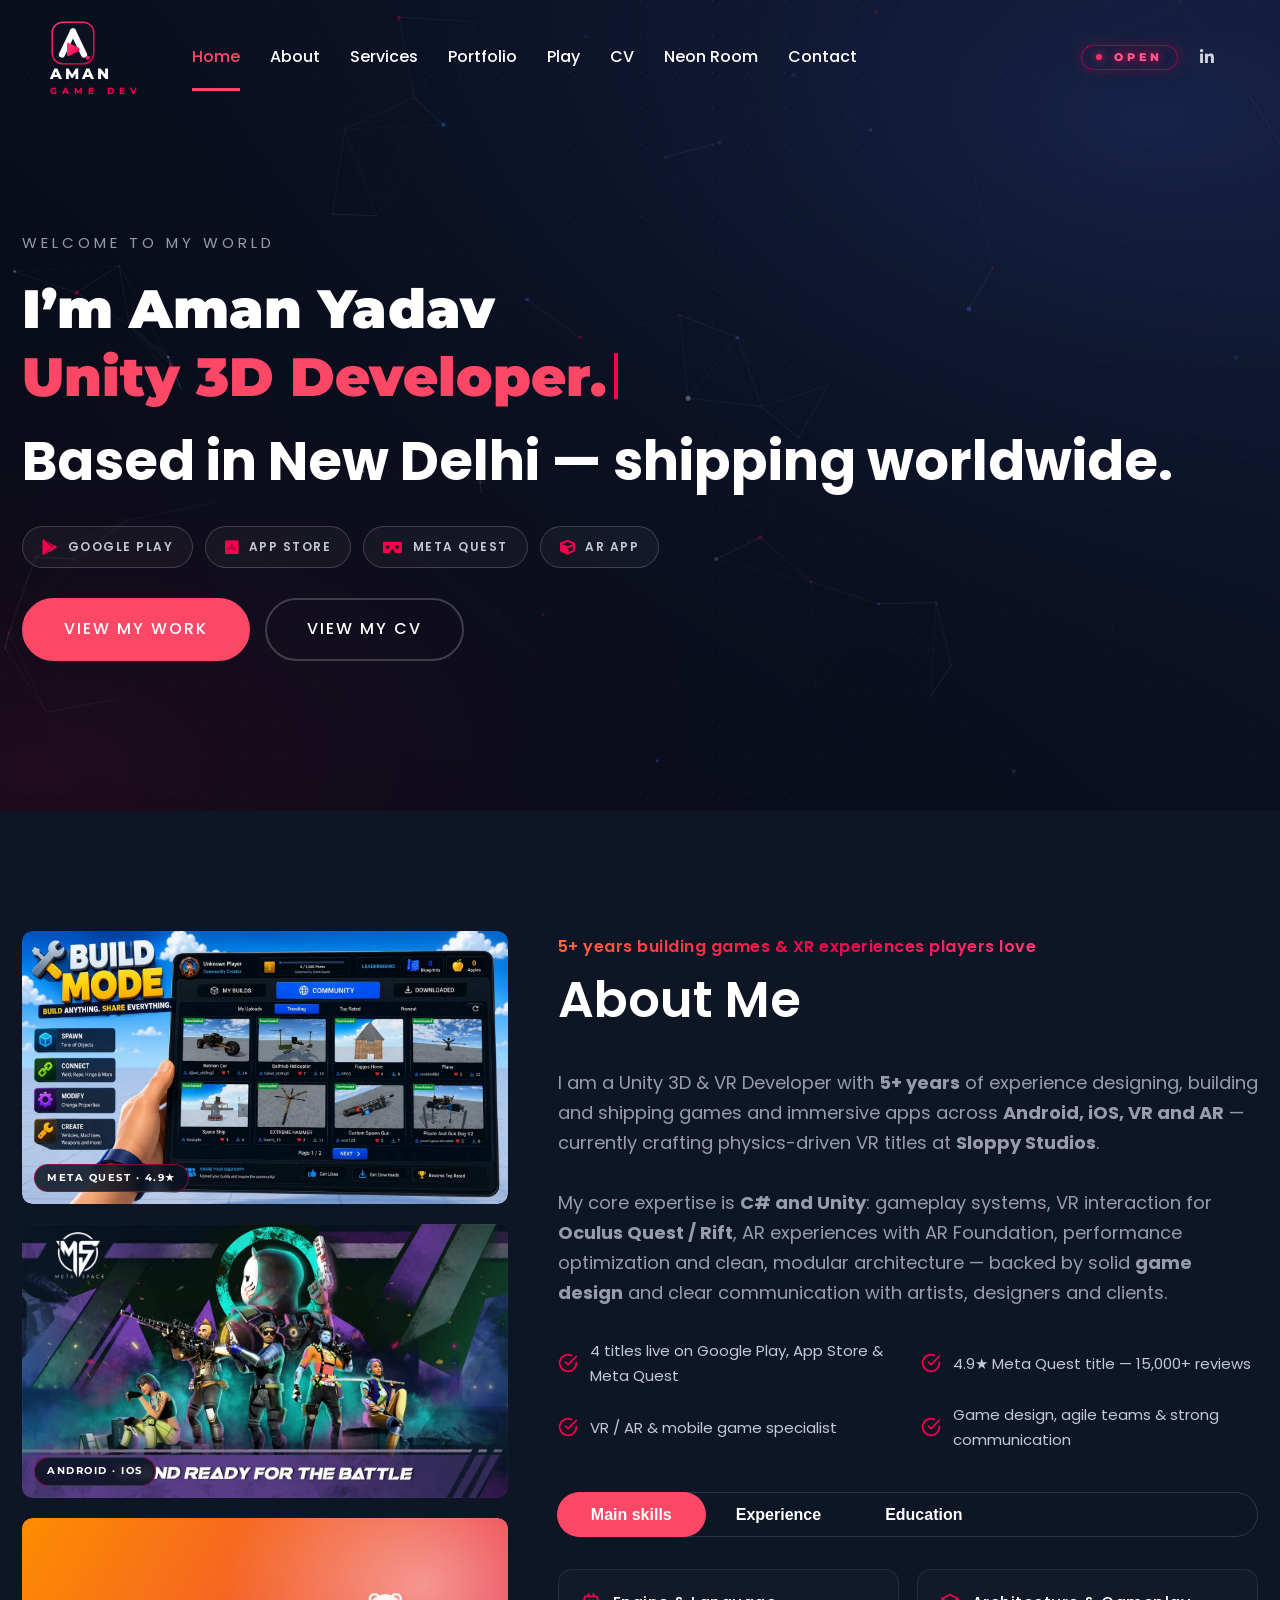
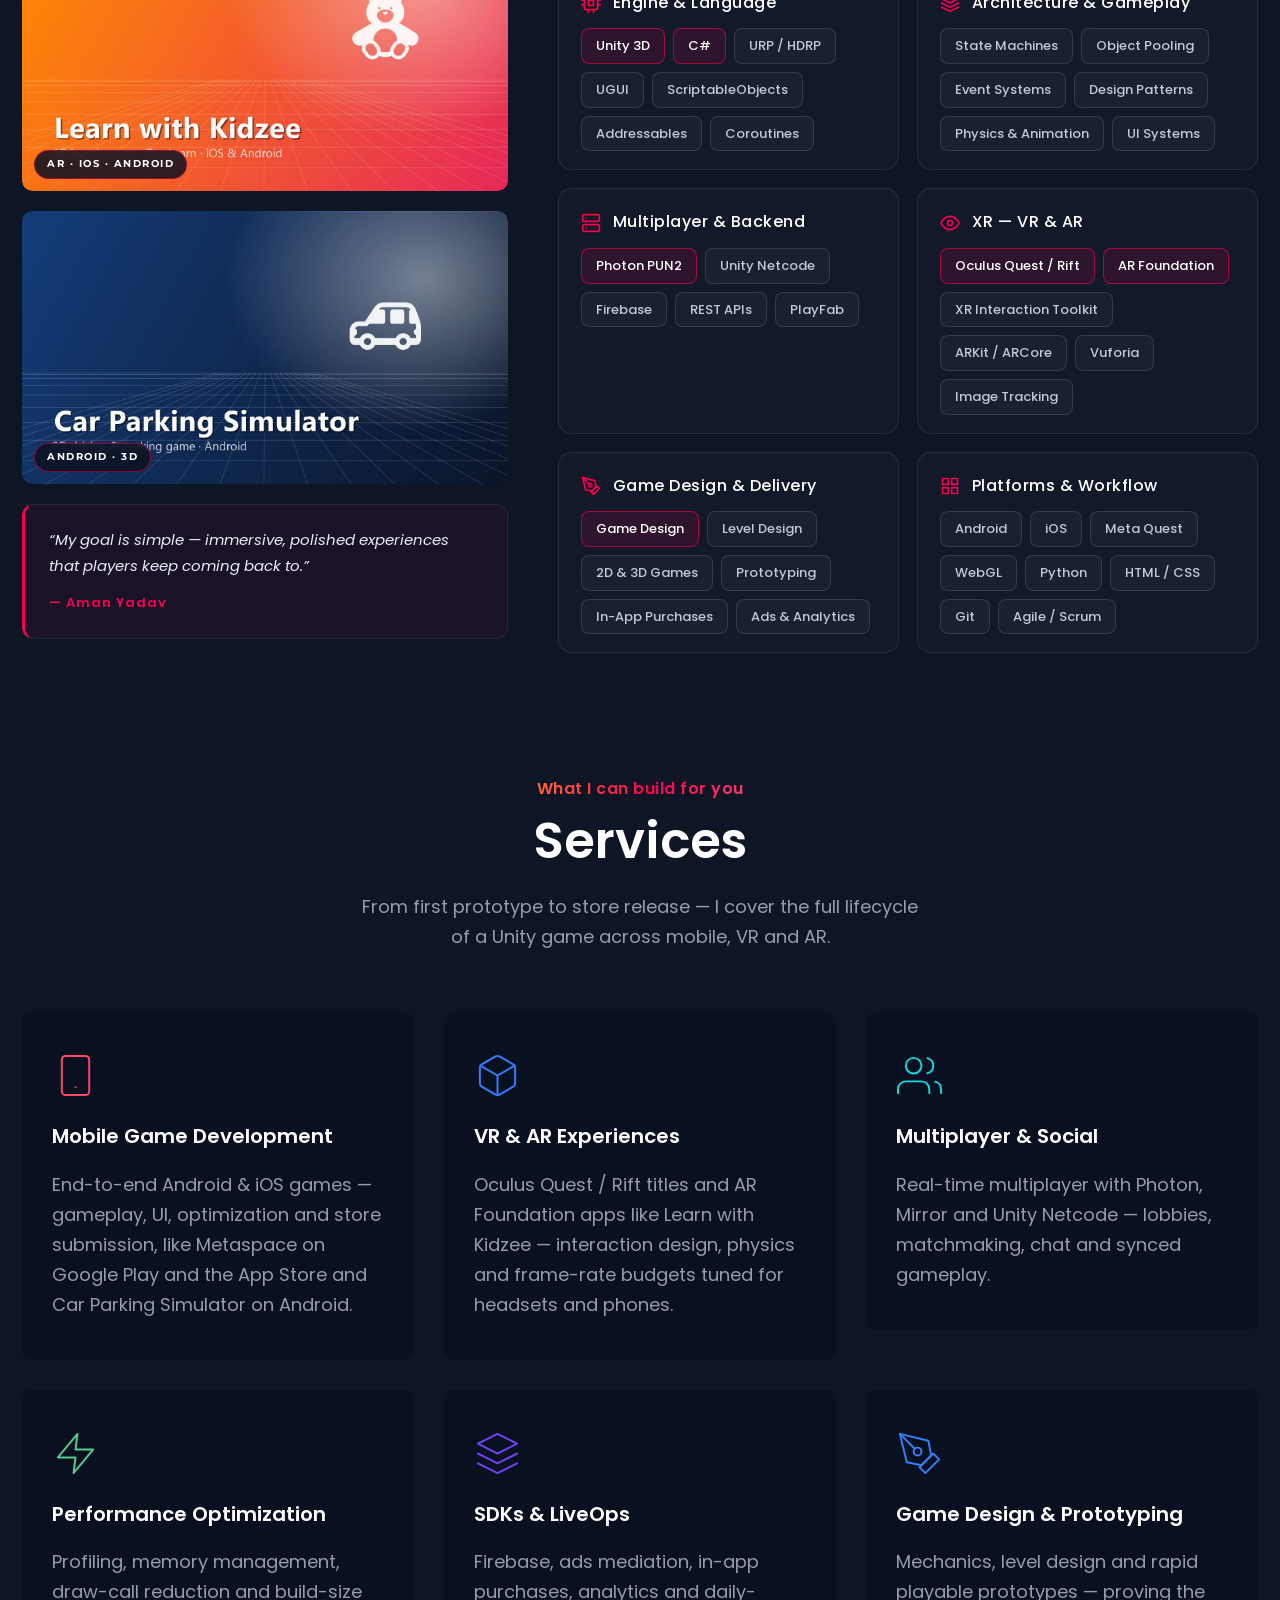
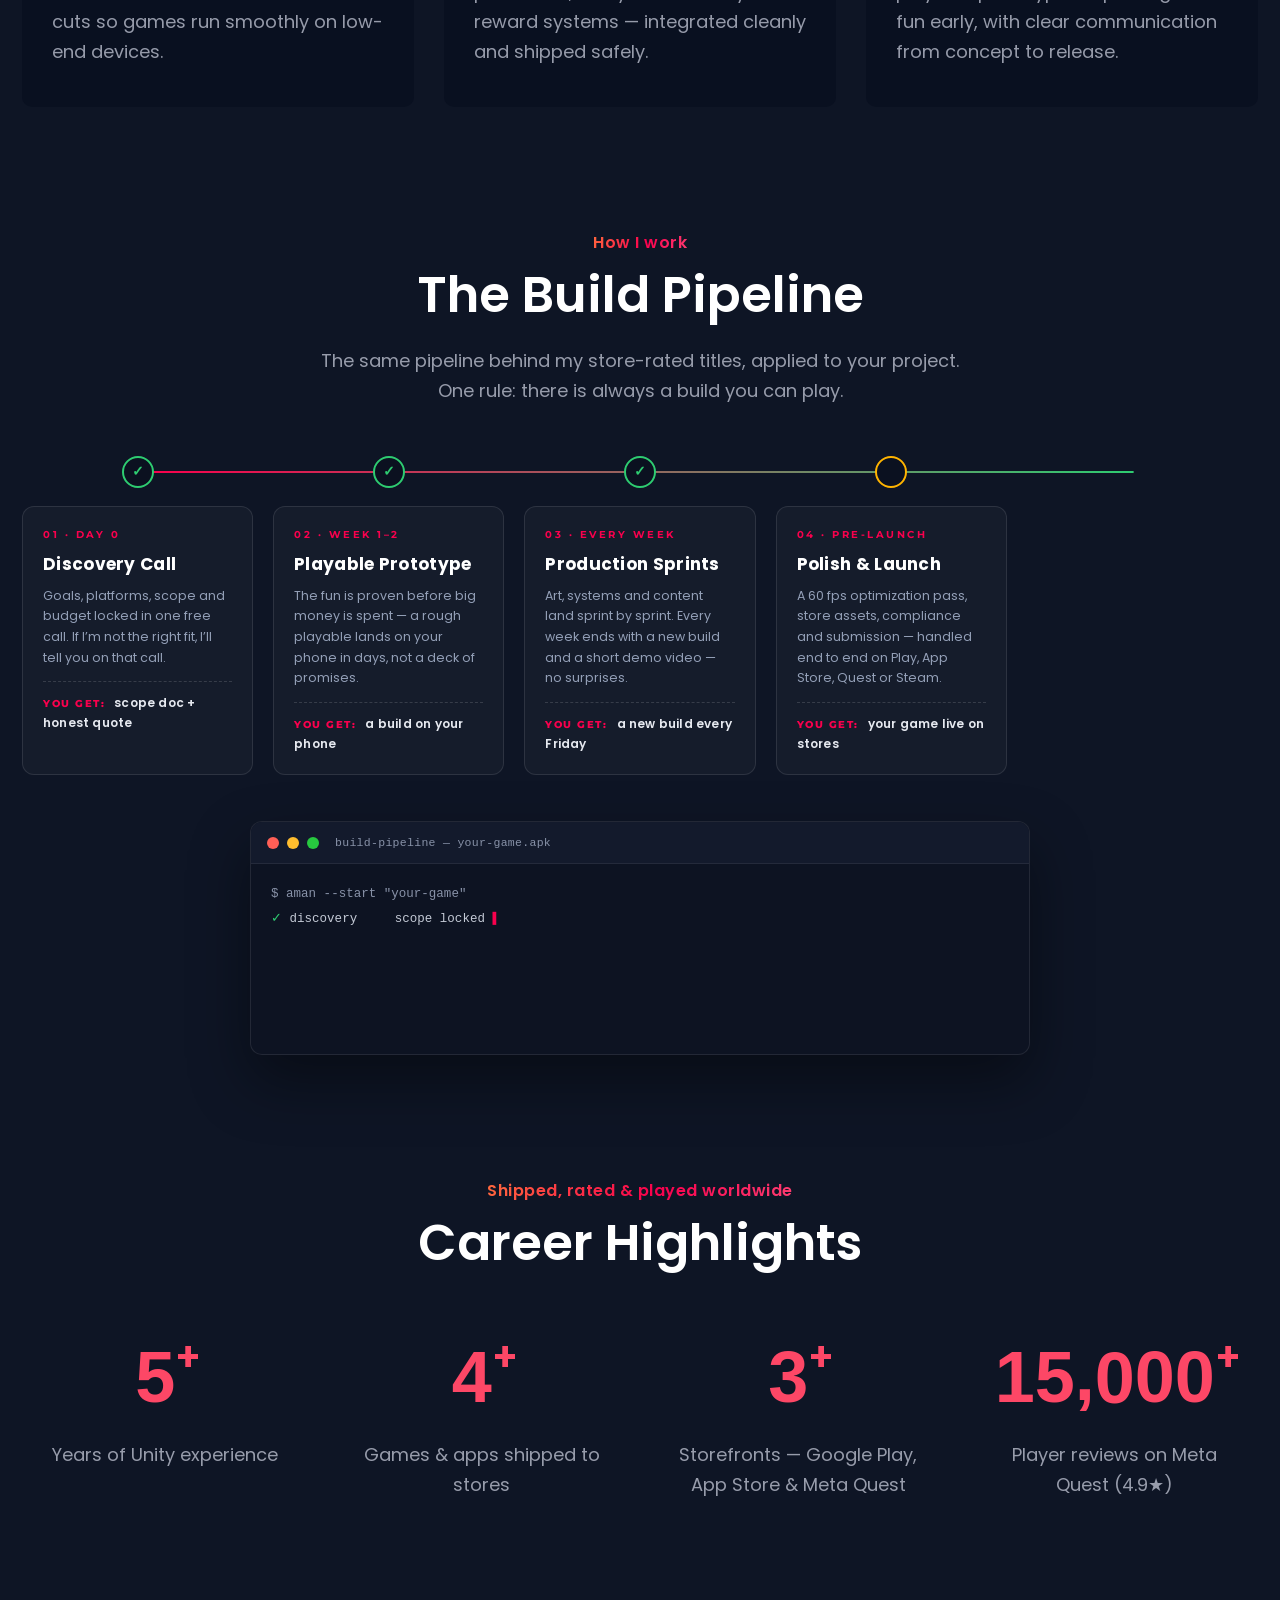
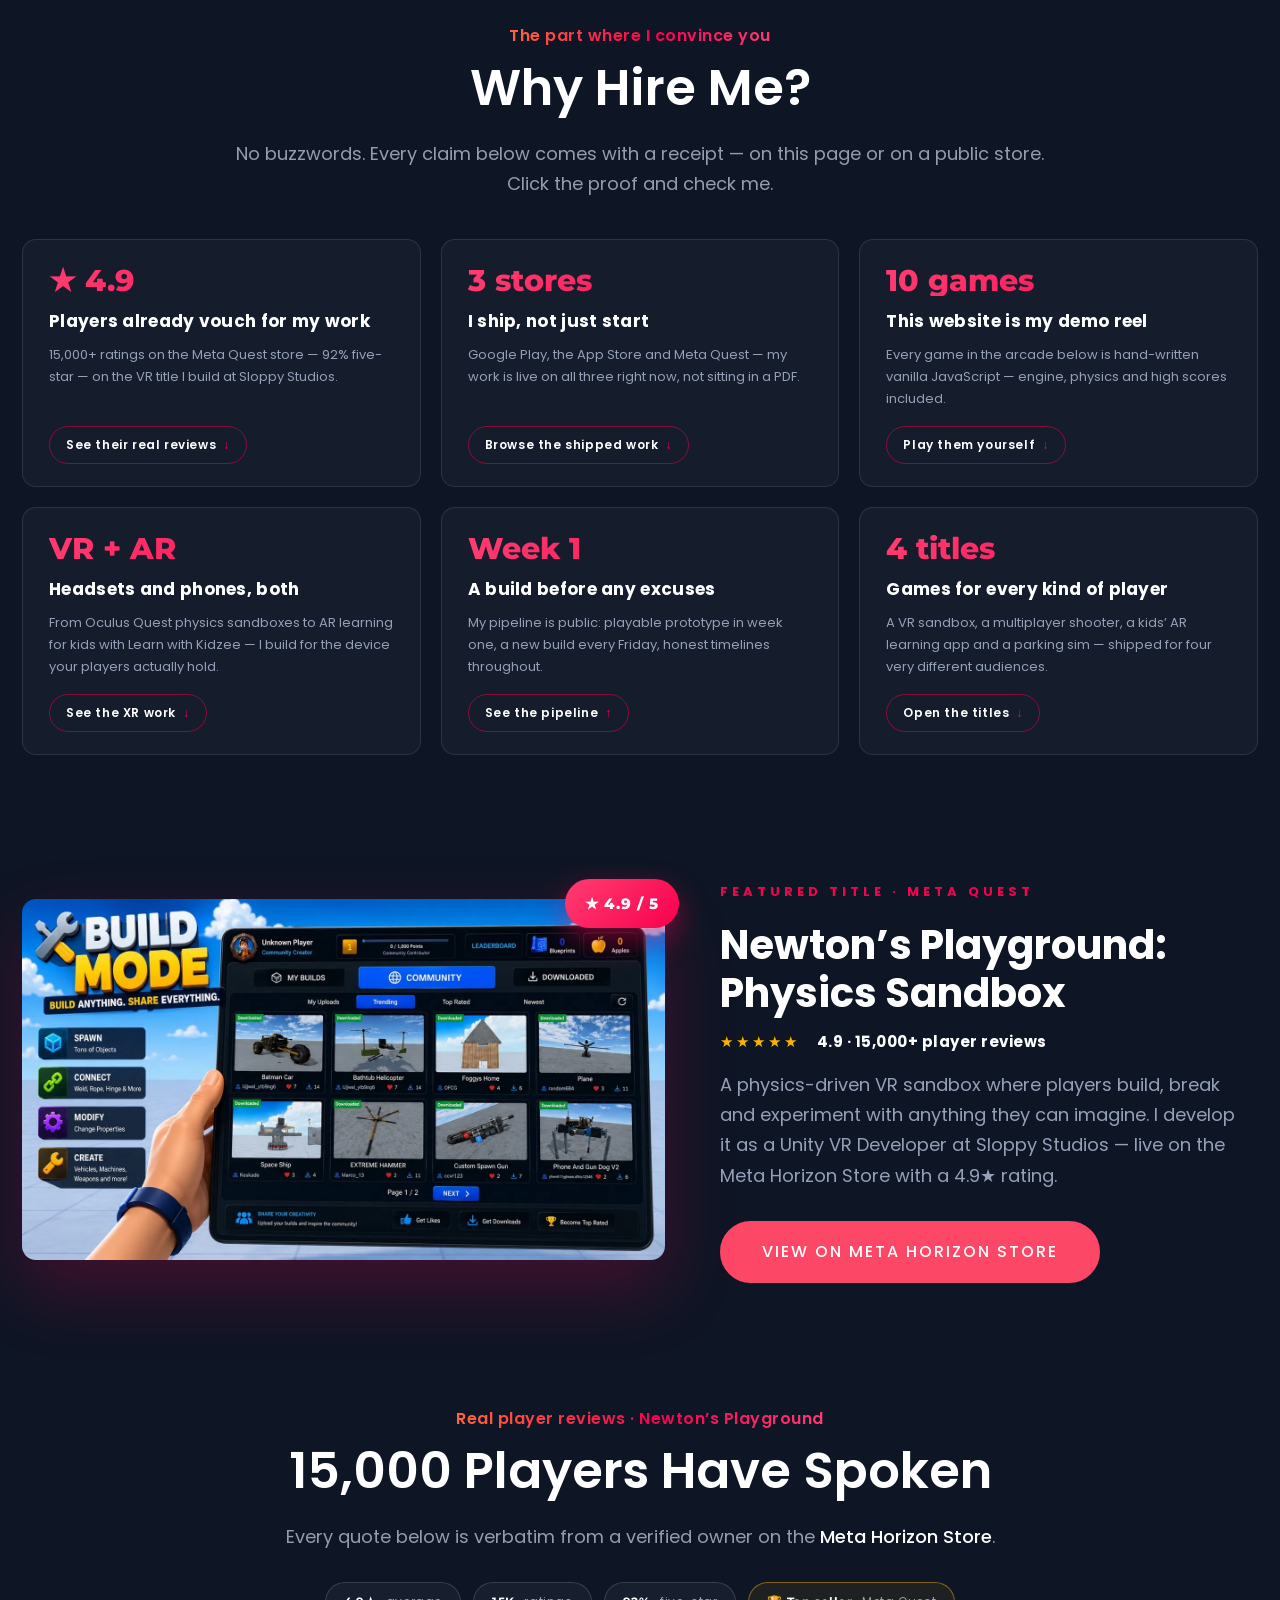
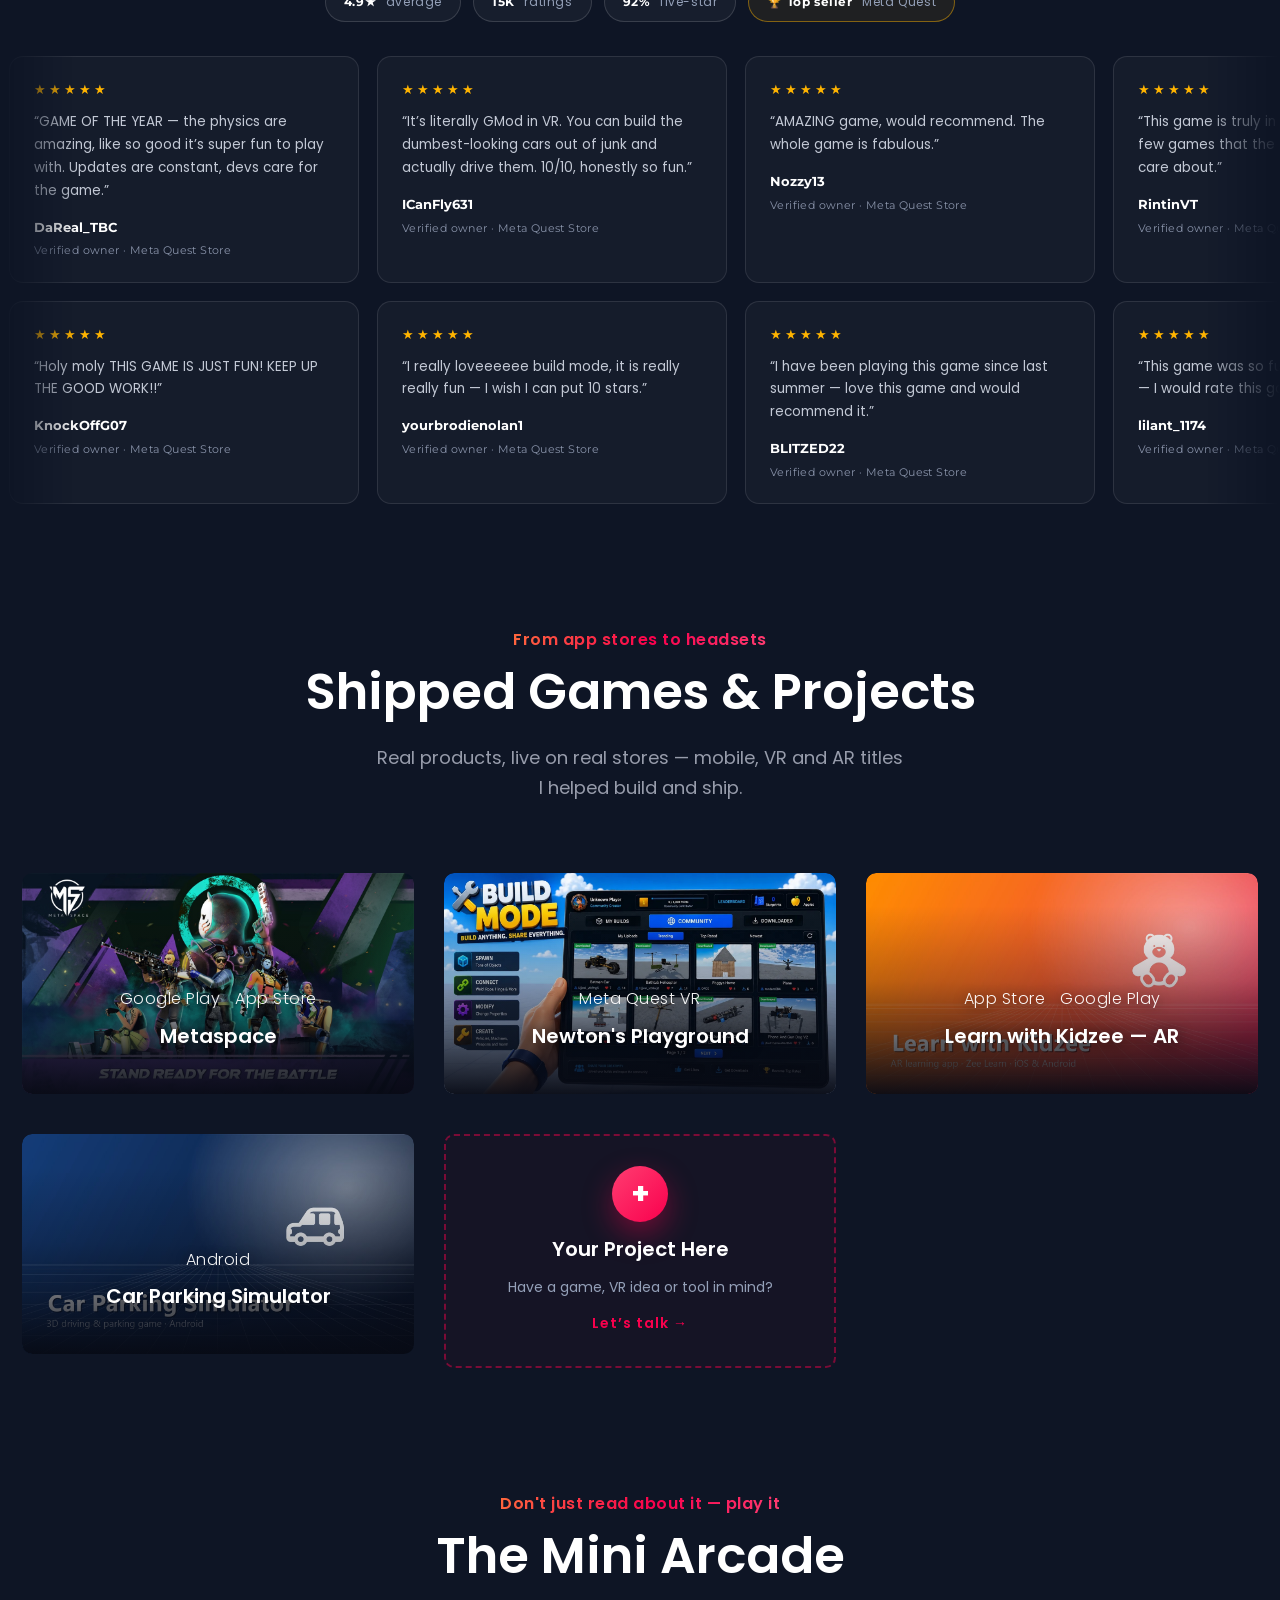
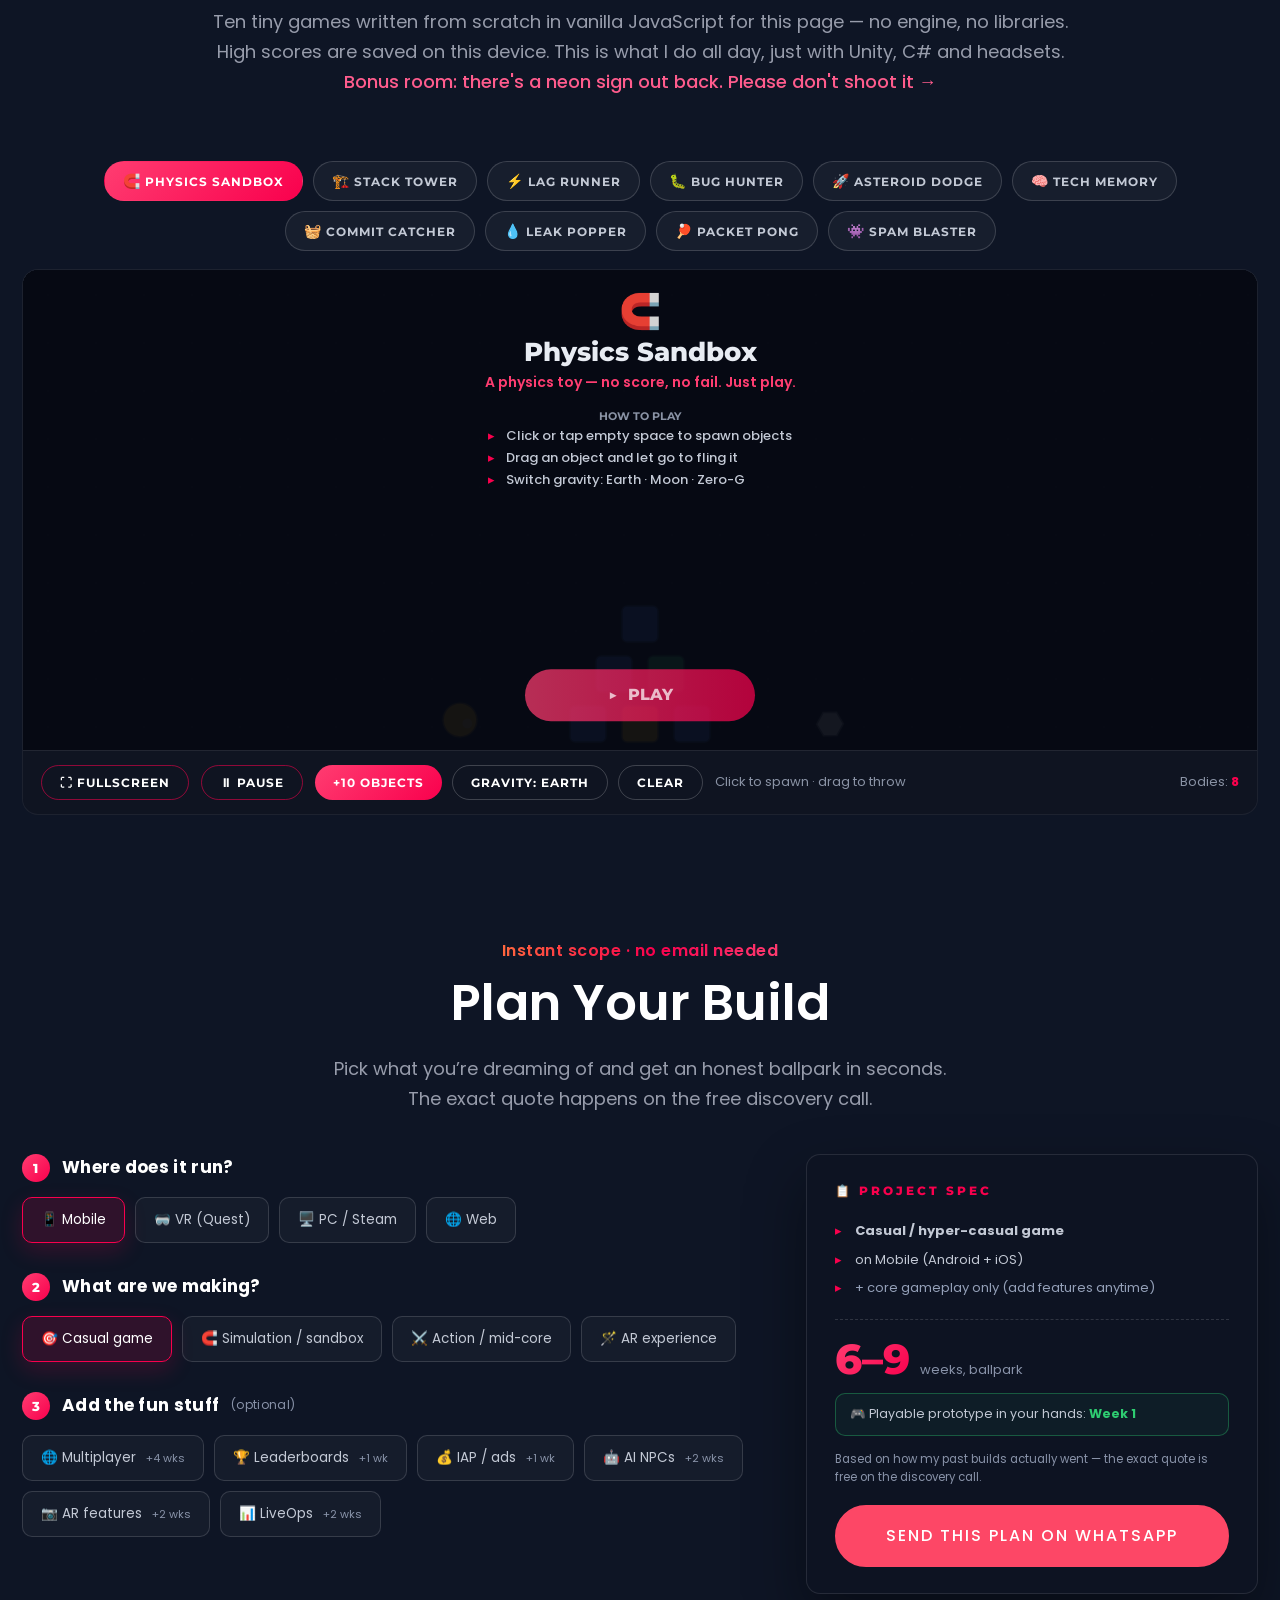
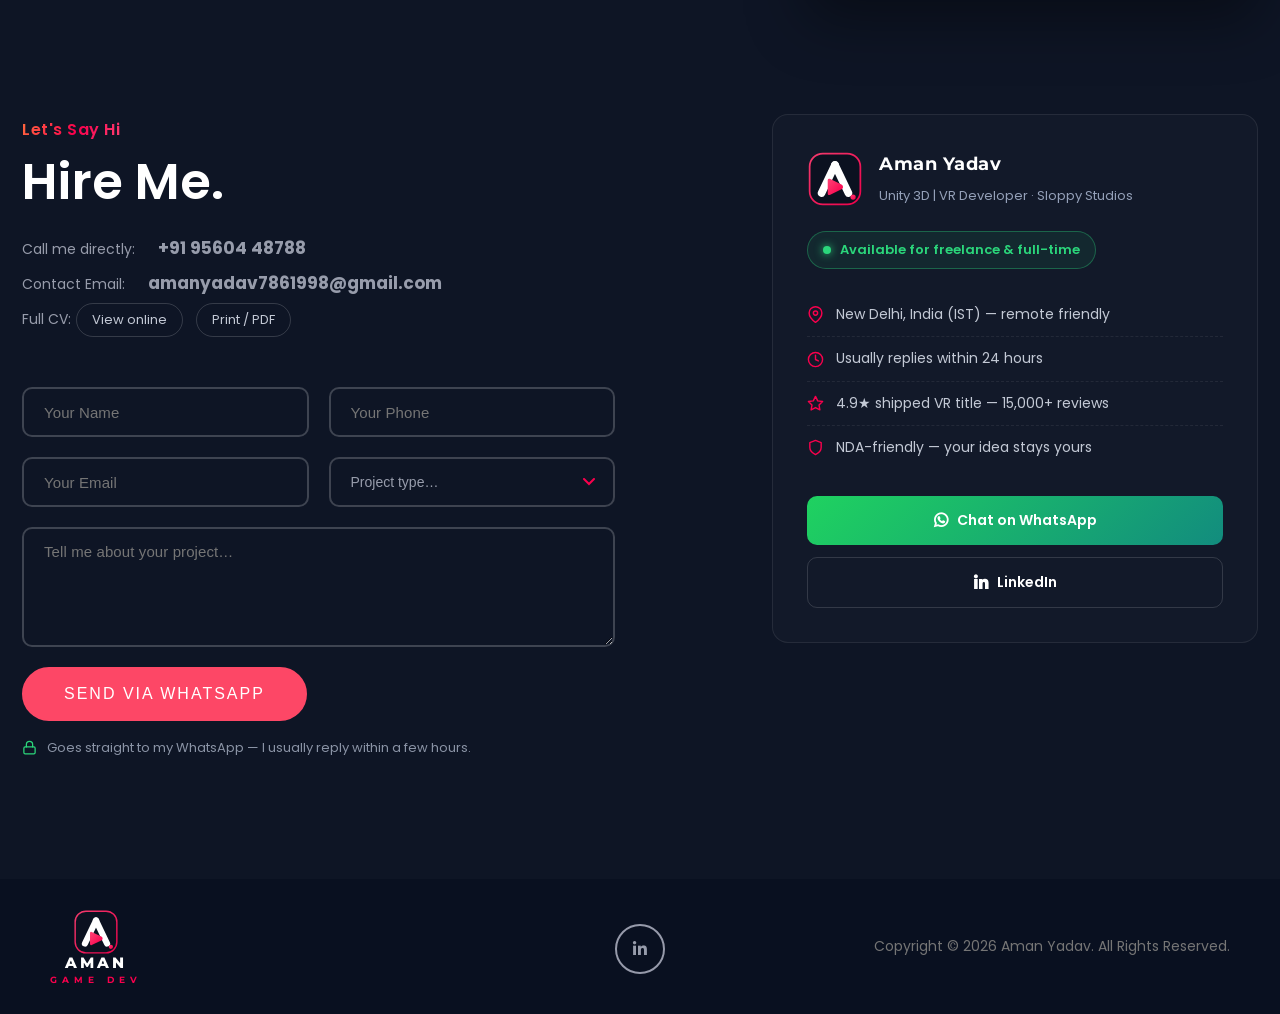
<file: index.html>
<!DOCTYPE html>
<html lang="en">

<head>
    <meta charset="utf-8">
    <meta http-equiv="x-ua-compatible" content="ie=edge">
    <title>Aman Yadav — Unity 3D | VR Developer | Mobile · VR · AR</title>
    <meta name="robots" content="index, follow" />
    <meta name="description" content="Unity 3D &amp; VR Developer with 5+ years of experience shipping games and AR apps on Google Play, the App Store and Meta Quest — including Metaspace, Newton's Playground (4.9★, 15K+ reviews), Learn with Kidzee AR and Car Parking Simulator.">
    <meta name="author" content="Aman Yadav">
    <meta name="viewport" content="width=device-width, initial-scale=1, shrink-to-fit=no">
    <meta name="theme-color" content="#f9004d">
    <link rel="canonical" href="https://prashant1998gupta.github.io/Aman_portfolio/">

    <!-- Open Graph / Social Share -->
    <meta property="og:type" content="website">
    <meta property="og:title" content="Aman Yadav — Unity 3D | VR Developer">
    <meta property="og:description" content="5+ years shipping games and AR apps across Android, iOS and Meta Quest VR. See Metaspace, Newton's Playground and Learn with Kidzee AR.">
    <meta property="og:url" content="https://prashant1998gupta.github.io/Aman_portfolio/">
    <meta property="og:image" content="https://prashant1998gupta.github.io/Aman_portfolio/assets/images/og-cover.jpg">
    <meta property="og:image:width" content="1200">
    <meta property="og:image:height" content="630">
    <meta name="twitter:card" content="summary_large_image">
    <meta name="twitter:title" content="Aman Yadav — Unity 3D | VR Developer">
    <meta name="twitter:description" content="5+ years shipping games and AR apps across Android, iOS and Meta Quest VR.">
    <meta name="twitter:image" content="https://prashant1998gupta.github.io/Aman_portfolio/assets/images/og-cover.jpg">

    <!-- Structured Data -->
    <script type="application/ld+json">
    {
      "@context": "https://schema.org",
      "@type": "Person",
      "name": "Aman Yadav",
      "jobTitle": "Unity 3D | VR Developer",
      "url": "https://prashant1998gupta.github.io/Aman_portfolio/",
      "email": "mailto:amanyadav7861998@gmail.com",
      "telephone": "+91-95604-48788",
      "address": { "@type": "PostalAddress", "addressCountry": "IN" },
      "knowsAbout": ["Unity", "C#", "Game Development", "Game Design", "VR", "AR", "Oculus Quest", "Multiplayer Networking", "Mobile Games"],
      "worksFor": { "@type": "Organization", "name": "Sloppy Studios" },
      "sameAs": [
        "https://www.linkedin.com/in/aman-yadav",
        "https://play.google.com/store/apps/details?id=com.MetaspaceTechnologiesPrivateLimited.Metaspace",
        "https://apps.apple.com/in/app/metaspace-game/id6462402154",
        "https://www.meta.com/en-gb/experiences/newtons-playground-physics-sandbox/24802835455982621/",
        "https://apps.apple.com/in/app/learnwithkidzee/id1602189314"
      ]
    }
    </script>

    <!-- Favicon -->
    <link rel="icon" type="image/svg+xml" href="assets/images/logo/logo-mark.svg">
    <link rel="shortcut icon" type="image/x-icon" href="assets/images/favicon.png">
    <link rel="apple-touch-icon" sizes="180x180" href="assets/images/apple-touch-icon.png">

    <!-- CSS Style -->
    <link rel="stylesheet" href="assets/css/vendor/bootstrap.min.css">
    <link rel="stylesheet" href="assets/css/plugins/feature.css">
    <link rel="stylesheet" href="assets/css/vendor/slick.css">
    <link rel="stylesheet" href="assets/css/vendor/slick-theme.css">
    <link rel="stylesheet" href="assets/css/vendor/lightbox.css">
    <link rel="stylesheet" href="assets/css/vendor/fontawesome.css">
    <link rel="stylesheet" href="assets/css/vendor/odometer.css">
    <link rel="stylesheet" href="assets/css/style.css">
    <link rel="stylesheet" href="assets/css/custom.css?v=34">
</head>

<body class="position-relative spybody">
    <div class="active-dark bg_color--9">

        <!-- Header Area Start -->
        <header class="header-area header-style-two header--fixed header--sticky color-black">
            <div class="header-wrapper">
                <div class="header-left d-flex align-items-center">
                    <div class="logo"><a href="index.html" aria-label="Aman Yadav — home"><img class="brand-mark" src="assets/images/logo/logo-mark.svg" alt="Aman Yadav logo"><span class="brand-text"><span class="bt-top">AMAN</span><span class="bt-sub">GAME DEV</span></span></a></div>
                    <nav class="mainmenunav d-none d-lg-block ml--50 navbar-example2">
                        <ul class="mainmenu nav nav-pills onepagenav">
                            <li class="nav-item current"><a class="nav-link" href="#home">Home</a></li>
                            <li class="nav-item"><a class="nav-link" href="#about">About</a></li>
                            <li class="nav-item"><a class="nav-link" href="#service">Services</a></li>
                            <li class="nav-item"><a class="nav-link" href="#portfolio">Portfolio</a>
                            </li>
                            <li class="nav-item"><a class="nav-link" href="#play">Play</a></li>
                            <li class="nav-item"><a class="nav-link external" href="cv.html">CV</a></li>
                            <li class="nav-item"><a class="nav-link external" href="neon.html">Neon Room</a></li>
                            <li class="nav-item"><a class="nav-link" href="#contact">Contact</a></li>
                        </ul>
                    </nav>
                </div>
                <div class="header-right">
                    <a class="neon-chip" href="neon.html" title="The neon room — a tiny physics toy. Please don't shoot the sign."><span class="neon-dot" aria-hidden="true"></span>OPEN</a>
                    <div class="social-share-inner d-none d-sm-block">
                        <ul class="social-share social-style--2 color-black d-flex justify-content-start liststyle">
                                                        <li><a href="https://www.linkedin.com/in/aman-yadav" target="_blank" rel="noopener noreferrer"><i class="fab fa-linkedin-in"></i></a></li>
                            <!-- <li><a href="#"><i class="fab fa-twitter"></i></a></li>
                            <li><a href="#"><i class="fab fa-instagram"></i></a></li> -->
                        </ul>
                    </div>
                    <!-- <div class="header-btn">
                        <a class="btn-default btn-border btn-opacity" href="#">
                            <span>buy Now</span>
                        </a>
                    </div> -->
                    <div class="humberger-menu d-block d-lg-none pl--20 pl_sm--10">
                        <span class="menutrigger text-white">
                            <i data-feather="menu"></i>
                        </span>
                    </div>
                    <div class="close-menu d-block d-lg-none"><span class="closeTrigger">
                            <i data-feather="x"></i></span>
                    </div>
                </div>
            </div>
        </header>
        <!-- Header Area End -->

        <!-- Start Popup Menu Area  -->
        <div class="rn-popup-mobile-menu one-page-popup-menu">
            <div class="inner">
                <div class="popup-menu-top">
                    <div class="logo">
                        <a href="index.html" aria-label="Aman Yadav — home"><img class="brand-mark" src="assets/images/logo/logo-mark.svg" alt="Aman Yadav logo"><span class="brand-text"><span class="bt-top">AMAN</span><span class="bt-sub">GAME DEV</span></span></a>
                    </div>
                    <div class="close-menu d-block d-lg-none">
                        <span class="closeTrigger">
                            <i data-feather="x"></i>
                        </span>
                    </div>
                </div>
                <div class="navbar-example2">
                    <ul class="mainmenu nav nav-pills onepagenav">
                        <li class="nav-item current"><a class="nav-link" href="#home">Home</a></li>
                        <li class="nav-item"><a class="nav-link" href="#about">About</a></li>
                        <li class="nav-item"><a class="nav-link" href="#service">Services</a></li>
                        <li class="nav-item"><a class="nav-link" href="#portfolio">Portfolio</a>
                        </li>
                        <li class="nav-item"><a class="nav-link" href="#play">Play</a></li>
                        <li class="nav-item"><a class="nav-link external" href="cv.html">CV</a></li>
                        <li class="nav-item"><a class="nav-link external neon-menu" href="neon.html">Neon Room</a></li>
                        <li class="nav-item"><a class="nav-link" href="#contact">Contact</a></li>
                    </ul>
                </div>
            </div>
        </div>
        <!-- End Popup Menu Area  -->

        <!-- slider Area Start -->
        <div id="home">
            <div class="slider-wrapper">
                <div class="slide personal-portfolio-slider slider-paralax slider-style-3 d-flex align-items-center justify-content-center bg_image bg_image--25">
                    <div id="hero-particles" class="hero-particles" aria-hidden="true"></div>
                    <div class="container">
                        <div class="row">
                            <div class="col-lg-12">
                                <div class="inner text-md-start text-center"><span>Welcome to my World</span>
                                    <h1 class="title">I’m Aman Yadav
                                        <span class="role-slot">
                                            <span class="role-sizer" aria-hidden="true">AR Experience Developer.</span>
                                            <span class="role-live"><span id="typed-role">Unity 3D Developer.</span><span class="typed-caret" aria-hidden="true"></span></span>
                                        </span>
                                    </h1>
                                    <h2>Based in New Delhi — shipping worldwide.</h2>
                                    <div class="hero-store-chips">
                                        <a href="https://play.google.com/store/apps/details?id=com.MetaspaceTechnologiesPrivateLimited.Metaspace&hl=en_IN" target="_blank" rel="noopener noreferrer"><i class="fab fa-google-play"></i> Google Play</a>
                                        <a href="https://apps.apple.com/in/app/metaspace-game/id6462402154" target="_blank" rel="noopener noreferrer"><i class="fab fa-app-store-ios"></i> App Store</a>
                                        <a href="https://www.meta.com/en-gb/experiences/newtons-playground-physics-sandbox/24802835455982621/" target="_blank" rel="noopener noreferrer"><i class="fas fa-vr-cardboard"></i> Meta Quest</a>
                                        <a href="https://apps.apple.com/in/app/learnwithkidzee/id1602189314" target="_blank" rel="noopener noreferrer"><i class="fas fa-cube"></i> AR App</a>
                                    </div>
                                    <div class="slide-btn mt--30">
                                        <a class="btn-default btn-opacity" href="#portfolio">View My Work</a>
                                        <a class="btn-default btn-border btn-opacity ml--10" href="cv.html">View My CV</a>
                                    </div>
                                </div>
                            </div>
                        </div>
                    </div>
                </div>
            </div>
        </div>
        <!-- slider Area End -->

        <!-- About Section Start -->
        <div id="about">
            <div class="about-area ptb--120  bg_color--8">
                <div class="about-wrapper">
                    <div class="container">
                        <div class="row row--35">
                            <div class="col-lg-5">
                                <div class="thumbnail about-covers">
                                    <a class="about-cover" href="https://www.meta.com/en-gb/experiences/newtons-playground-physics-sandbox/24802835455982621/" target="_blank" rel="noopener noreferrer">
                                        <img src="assets/images/portfolio/game-newtons.jpg" alt="Newton's Playground — physics sandbox VR game on Meta Quest">
                                        <span class="tag">Meta Quest · 4.9★</span>
                                    </a>
                                    <a class="about-cover" href="https://play.google.com/store/apps/details?id=com.MetaspaceTechnologiesPrivateLimited.Metaspace&hl=en_IN" target="_blank" rel="noopener noreferrer">
                                        <img src="assets/images/portfolio/game-metaspace.jpg" alt="Metaspace — multiplayer battle arena game on Android and iOS" loading="lazy" decoding="async">
                                        <span class="tag">Android · iOS</span>
                                    </a>
                                    <a class="about-cover" href="https://apps.apple.com/in/app/learnwithkidzee/id1602189314" target="_blank" rel="noopener noreferrer">
                                        <img src="assets/images/portfolio/game-kidzee.jpg" alt="Learn with Kidzee — AR learning app for preschoolers on iOS and Android" loading="lazy" decoding="async">
                                        <span class="tag">AR · iOS · Android</span>
                                    </a>
                                    <a class="about-cover" href="https://play.google.com/store/search?q=car%20parking%20simulator&c=apps" target="_blank" rel="noopener noreferrer">
                                        <img src="assets/images/portfolio/game-parking.jpg" alt="Car Parking Simulator — 3D driving and parking game on Android" loading="lazy" decoding="async">
                                        <span class="tag">Android · 3D</span>
                                    </a>
                                    <div class="about-quote">
                                        <p>&ldquo;My goal is simple &mdash; immersive, polished experiences that players keep coming back to.&rdquo;</p>
                                        <span>&mdash; Aman Yadav</span>
                                    </div>
                                </div>
                            </div>
                            <div class="col-lg-7">
                                <div class="about-inner inner">
                                    <div class="section-title"><span class="subtitle">5+ years building games &amp; XR experiences players love</span>
                                        <h2 class="title mb--20">About Me</h2>
                                        <p>
                                            I am a Unity 3D &amp; VR Developer with <strong>5+ years</strong> of experience designing, building and shipping games and immersive apps across <strong>Android, iOS, VR and AR</strong> &mdash; currently crafting physics-driven VR titles at <strong>Sloppy Studios</strong>.
                                          </p>
                                          <p>
                                            My core expertise is <strong>C# and Unity</strong>: gameplay systems, VR interaction for <strong>Oculus Quest / Rift</strong>, AR experiences with AR Foundation, performance optimization and clean, modular architecture &mdash; backed by solid <strong>game design</strong> and clear communication with artists, designers and clients.
                                          </p>
                                          <div class="about-points">
                                              <div><i data-feather="check-circle"></i> 4 titles live on Google Play, App Store &amp; Meta Quest</div>
                                              <div><i data-feather="check-circle"></i> 4.9&#9733; Meta Quest title &mdash; 15,000+ reviews</div>
                                              <div><i data-feather="check-circle"></i> VR / AR &amp; mobile game specialist</div>
                                              <div><i data-feather="check-circle"></i> Game design, agile teams &amp; strong communication</div>
                                          </div>
                                    </div>
                                    <div class="tabs-area mt--40">
                                        <div class="tab-wrapper">
                                            <ul class="tab-style--1 nav nav-tabs" role="tablist">
                                                <li class="nav-item">
                                                    <button class="active" id="mainskill" data-bs-toggle="tab" data-bs-target="#rn-mainskill" role="tab" aria-controls="rn-mainskill" aria-selected="true">Main skills</button>
                                                </li>
                                                <!-- <li class="nav-item">
                                                    <button id="awards" data-bs-toggle="tab" data-bs-target="#rn-awards" role="tab" aria-controls="awards" aria-selected="false">Awards</button>
                                                </li> -->
                                                <li class="nav-item">
                                                    <button id="experience" data-bs-toggle="tab" data-bs-target="#rn-experience" role="tab" aria-controls="rn-experience" aria-selected="false">Experience</button>
                                                </li>
                                                <li class="nav-item">
                                                    <button id="education" data-bs-toggle="tab" data-bs-target="#rn-education" role="tab" aria-controls="rn-education" aria-selected="false">Education</button>
                                                </li>
                                            </ul>
                                            <div class="tab-content">
                                                <div class="tab-pane fade show active" id="rn-mainskill" role="tabpanel" aria-labelledby="mainskill">
                                                    <div class="single-tab-content">
                                                        <div class="skill-cards">
                                                            <div class="skill-card">
                                                                <div class="sc-head"><i data-feather="cpu"></i><h6>Engine &amp; Language</h6></div>
                                                                <div class="chips"><span class="hot">Unity 3D</span><span class="hot">C#</span><span>URP / HDRP</span><span>UGUI</span><span>ScriptableObjects</span><span>Addressables</span><span>Coroutines</span></div>
                                                            </div>
                                                            <div class="skill-card">
                                                                <div class="sc-head"><i data-feather="layers"></i><h6>Architecture &amp; Gameplay</h6></div>
                                                                <div class="chips"><span>State Machines</span><span>Object Pooling</span><span>Event Systems</span><span>Design Patterns</span><span>Physics &amp; Animation</span><span>UI Systems</span></div>
                                                            </div>
                                                            <div class="skill-card">
                                                                <div class="sc-head"><i data-feather="server"></i><h6>Multiplayer &amp; Backend</h6></div>
                                                                <div class="chips"><span class="hot">Photon PUN2</span><span>Unity Netcode</span><span>Firebase</span><span>REST APIs</span><span>PlayFab</span></div>
                                                            </div>
                                                            <div class="skill-card">
                                                                <div class="sc-head"><i data-feather="eye"></i><h6>XR &mdash; VR &amp; AR</h6></div>
                                                                <div class="chips"><span class="hot">Oculus Quest / Rift</span><span class="hot">AR Foundation</span><span>XR Interaction Toolkit</span><span>ARKit / ARCore</span><span>Vuforia</span><span>Image Tracking</span></div>
                                                            </div>
                                                            <div class="skill-card">
                                                                <div class="sc-head"><i data-feather="pen-tool"></i><h6>Game Design &amp; Delivery</h6></div>
                                                                <div class="chips"><span class="hot">Game Design</span><span>Level Design</span><span>2D &amp; 3D Games</span><span>Prototyping</span><span>In-App Purchases</span><span>Ads &amp; Analytics</span></div>
                                                            </div>
                                                            <div class="skill-card">
                                                                <div class="sc-head"><i data-feather="grid"></i><h6>Platforms &amp; Workflow</h6></div>
                                                                <div class="chips"><span>Android</span><span>iOS</span><span>Meta Quest</span><span>WebGL</span><span>Python</span><span>HTML / CSS</span><span>Git</span><span>Agile / Scrum</span></div>
                                                            </div>
                                                        </div>
                                                    </div>
                                                </div>

                                                <!-- <div class="tab-pane fade" id="rn-awards" role="tabpanel" aria-labelledby="awards">
                                                    <div class="single-tab-content">
                                                        <ul>
                                                            <li><a>Awwwards.com
                                                                    <span>- Winner</span></a> 2019 -
                                                                2020</li>
                                                            <li><a>CSS Design Awards
                                                                    <span>- Winner</span></a> 2017 -
                                                                2018</li>
                                                            <li><a>Design nominees
                                                                    <span>- site of the
                                                                        day</span></a> 2013- 2014
                                                            </li>
                                                            <li><a>Awwwards.com
                                                                    <span>- Winner</span></a> 2019 -
                                                                2020</li>
                                                        </ul>
                                                    </div>
                                                </div> -->

                                                <div class="tab-pane fade" id="rn-experience" role="tabpanel" aria-labelledby="experience">
                                                    <div class="single-tab-content">
                                                        <div class="rn-timeline">
                                                            <div class="tl-item">
                                                                <div class="tl-head"><h5>Unity VR Developer</h5><span class="tl-date">SEP 2025 &mdash; PRESENT</span></div>
                                                                <div class="tl-org">Sloppy Studios &middot; Noida (Hybrid)</div>
                                                                <p>Physics-driven VR titles &mdash; Newton&rsquo;s Playground (4.9&#9733;, 15,000+ reviews on Meta Quest): VR interactions, physics systems and frame-rate budgets tuned for Quest.</p>
                                                            </div>
                                                            <div class="tl-item">
                                                                <div class="tl-head"><h5>Unity Game Developer</h5><span class="tl-date">2021 &mdash; SEP 2025</span></div>
                                                                <div class="tl-org">MetaSpace (Payiza) &middot; Noida</div>
                                                                <p>Metaspace &mdash; sci-fi multiplayer shooter on Android &amp; iOS (4.6&#9733; App Store): gameplay systems, Photon PUN2 combat, UI and store releases.</p>
                                                            </div>
                                                            <div class="tl-item">
                                                                <div class="tl-head"><h5>Unity Developer</h5><span class="tl-date">2020 &mdash; 2021</span></div>
                                                                <div class="tl-org">AR &amp; mobile projects &middot; New Delhi</div>
                                                                <p>Learn with Kidzee &mdash; AR learning app for Zee Learn&rsquo;s preschool programmes (App Store &amp; Google Play) &mdash; and Car Parking Simulator, a 3D driving &amp; parking game for Android.</p>
                                                            </div>
                                                        </div>
                                                    </div>
                                                </div>

                                                <div class="tab-pane fade" id="rn-education" role="tabpanel" aria-labelledby="education">
                                                    <div class="single-tab-content">
                                                        <div class="rn-timeline">
                                                            <div class="tl-item">
                                                                <div class="tl-head"><h5>B.Tech &mdash; Bachelor of Technology</h5><span class="tl-date">2016 &mdash; 2020</span></div>
                                                                <div class="tl-org">UIET &middot; Kurukshetra University</div>
                                                                <p>Engineering foundations in programming, data structures, algorithms and software design.</p>
                                                            </div>
                                                            <div class="tl-item">
                                                                <div class="tl-head"><h5>Senior Secondary (XII)</h5><span class="tl-date">2016</span></div>
                                                                <div class="tl-org">Kendriya Vidyalaya</div>
                                                                <p>Science stream &mdash; mathematics and computer science.</p>
                                                            </div>
                                                        </div>
                                                    </div>
                                                </div>
                                            </div>


                                        </div>
                                    </div>
                                </div>
                            </div>
                        </div>
                    </div>
                </div>
            </div>
        </div>
        <!-- About Section End -->

        <!-- Start Service Area -->
        <div id="service">
            <div class="service-area creative-service-wrapper pb--120 bg_color--8">
                <div class="container">
                    <div class="row">
                        <div class="col-lg-12">
                            <div class="section-title text-center mb--30 mb_sm--0">
                                <span class="subtitle">What I can build for you</span>
                                <h2 class="title">Services</h2>
                                <p class="description">From first prototype to store release — I cover the full lifecycle <br> of a Unity game across mobile, VR and AR.</p>
                            </div>
                        </div>
                    </div>
                    <div class="row creative-service">
                        <div class="col-lg-12">
                            <div class="row service-main-wrapper">
                                <div class="col-lg-4 col-md-6 col-sm-6 col-12 text-start">
                                    <div class="service service__style--2 text-start bg-gray">
                                        <div class="icon"><i data-feather="smartphone"></i></div>
                                        <div class="content">
                                            <h3 class="title">Mobile Game Development</h3>
                                            <p>End-to-end Android &amp; iOS games — gameplay, UI, optimization and store submission, like Metaspace on Google Play and the App Store and Car Parking Simulator on Android.</p>
                                        </div>
                                    </div>
                                </div>
                                <div class="col-lg-4 col-md-6 col-sm-6 col-12 text-start">
                                    <div class="service service__style--2 text-start bg-gray">
                                        <div class="icon"><i data-feather="box"></i></div>
                                        <div class="content">
                                            <h3 class="title">VR &amp; AR Experiences</h3>
                                            <p>Oculus Quest / Rift titles and AR Foundation apps like Learn with Kidzee — interaction design, physics and frame-rate budgets tuned for headsets and phones.</p>
                                        </div>
                                    </div>
                                </div>
                                <div class="col-lg-4 col-md-6 col-sm-6 col-12 text-start">
                                    <div class="service service__style--2 text-start bg-gray">
                                        <div class="icon"><i data-feather="users"></i></div>
                                        <div class="content">
                                            <h3 class="title">Multiplayer &amp; Social</h3>
                                            <p>Real-time multiplayer with Photon, Mirror and Unity Netcode — lobbies, matchmaking, chat and synced gameplay.</p>
                                        </div>
                                    </div>
                                </div>
                                <div class="col-lg-4 col-md-6 col-sm-6 col-12 text-start">
                                    <div class="service service__style--2 text-start bg-gray">
                                        <div class="icon"><i data-feather="zap"></i></div>
                                        <div class="content">
                                            <h3 class="title">Performance Optimization</h3>
                                            <p>Profiling, memory management, draw-call reduction and build-size cuts so games run smoothly on low-end devices.</p>
                                        </div>
                                    </div>
                                </div>
                                <div class="col-lg-4 col-md-6 col-sm-6 col-12 text-start">
                                    <div class="service service__style--2 text-start bg-gray">
                                        <div class="icon"><i data-feather="layers"></i></div>
                                        <div class="content">
                                            <h3 class="title">SDKs &amp; LiveOps</h3>
                                            <p>Firebase, ads mediation, in-app purchases, analytics and daily-reward systems — integrated cleanly and shipped safely.</p>
                                        </div>
                                    </div>
                                </div>
                                <div class="col-lg-4 col-md-6 col-sm-6 col-12 text-start">
                                    <div class="service service__style--2 text-start bg-gray">
                                        <div class="icon"><i data-feather="pen-tool"></i></div>
                                        <div class="content">
                                            <h3 class="title">Game Design &amp; Prototyping</h3>
                                            <p>Mechanics, level design and rapid playable prototypes — proving the fun early, with clear communication from concept to release.</p>
                                        </div>
                                    </div>
                                </div>
                            </div>
                        </div>
                    </div>
                </div>
            </div>
        </div>
        <!-- End Service Area -->

        <!-- Start Build Pipeline Area -->
        <div id="pipeline" class="pipeline-area pb--120 bg_color--8">
            <div class="container">
                <div class="row">
                    <div class="col-lg-12">
                        <div class="section-title text-center mb--40">
                            <span class="subtitle">How I work</span>
                            <h2 class="title">The Build Pipeline</h2>
                            <p class="description">The same pipeline behind my store-rated titles, applied to your project. <br> One rule: there is always a build you can play.</p>
                        </div>
                    </div>
                </div>
                <div class="row">
                    <div class="col-lg-12">
                        <div class="build-pipeline" id="build-pipeline">
                            <div class="bp-rail" aria-hidden="true"><span class="bp-rail-fill"></span></div>
                            <div class="bp-stages">
                                <div class="bp-stage">
                                    <div class="bp-node" aria-hidden="true"><span class="bp-dot"></span></div>
                                    <div class="bp-card">
                                        <span class="bp-tag">01 &middot; Day 0</span>
                                        <h3>Discovery Call</h3>
                                        <p>Goals, platforms, scope and budget locked in one free call. If I&rsquo;m not the right fit, I&rsquo;ll tell you on that call.</p>
                                        <div class="bp-deliver"><span>You get:</span> scope doc + honest quote</div>
                                    </div>
                                </div>
                                <div class="bp-stage">
                                    <div class="bp-node" aria-hidden="true"><span class="bp-dot"></span></div>
                                    <div class="bp-card">
                                        <span class="bp-tag">02 &middot; Week 1&ndash;2</span>
                                        <h3>Playable Prototype</h3>
                                        <p>The fun is proven before big money is spent &mdash; a rough playable lands on your phone in days, not a deck of promises.</p>
                                        <div class="bp-deliver"><span>You get:</span> a build on your phone</div>
                                    </div>
                                </div>
                                <div class="bp-stage">
                                    <div class="bp-node" aria-hidden="true"><span class="bp-dot"></span></div>
                                    <div class="bp-card">
                                        <span class="bp-tag">03 &middot; Every week</span>
                                        <h3>Production Sprints</h3>
                                        <p>Art, systems and content land sprint by sprint. Every week ends with a new build and a short demo video &mdash; no surprises.</p>
                                        <div class="bp-deliver"><span>You get:</span> a new build every Friday</div>
                                    </div>
                                </div>
                                <div class="bp-stage">
                                    <div class="bp-node" aria-hidden="true"><span class="bp-dot"></span></div>
                                    <div class="bp-card">
                                        <span class="bp-tag">04 &middot; Pre-launch</span>
                                        <h3>Polish &amp; Launch</h3>
                                        <p>A 60&nbsp;fps optimization pass, store assets, compliance and submission &mdash; handled end to end on Play, App Store, Quest or Steam.</p>
                                        <div class="bp-deliver"><span>You get:</span> your game live on stores</div>
                                    </div>
                                </div>
                                <div class="bp-stage">
                                    <div class="bp-node" aria-hidden="true"><span class="bp-dot"></span></div>
                                    <div class="bp-card">
                                        <span class="bp-tag">05 &middot; Post-launch</span>
                                        <h3>LiveOps &amp; Growth</h3>
                                        <p>Analytics, crash triage, events and updates that keep players coming back &mdash; your game stays alive after launch day.</p>
                                        <div class="bp-deliver"><span>You get:</span> updates + player insights</div>
                                    </div>
                                </div>
                            </div>
                        </div>
                        <div class="bp-terminal" aria-hidden="true">
                            <div class="bp-term-head"><span class="td td-r"></span><span class="td td-y"></span><span class="td td-g"></span><b>build-pipeline &mdash; your-game.apk</b></div>
                            <pre class="bp-term-body"><span class="ln cmd">$ aman --start "your-game"</span><span class="ln ok">&#10003; discovery     scope locked &middot; honest timeline agreed</span><span class="ln ok">&#10003; prototype     build #1 installed on your phone &mdash; week 1</span><span class="ln ok">&#10003; production    build #14 &middot; 60 fps locked &middot; zero open blockers</span><span class="ln ok">&#10003; launch        approved &mdash; live on Google Play + App Store</span><span class="ln run">&#9656; liveops       watching analytics, shipping updates&hellip;<span class="tl-caret">&#9612;</span></span></pre>
                        </div>
                    </div>
                </div>
            </div>
        </div>
        <!-- End Build Pipeline Area -->

        <!-- Start Career Highlights (CounterUp) Area -->
        <div class="rn-counterup-area pb--120 bg_color--8">
            <div class="container">
                <div class="row">
                    <div class="col-lg-12">
                        <div class="section-title text-center">
                            <span class="subtitle">Shipped, rated &amp; played worldwide</span>
                            <h2 class="title">Career Highlights</h2>
                        </div>
                    </div>
                </div>
                <div class="row">
                    <div class="col-lg-3 col-md-6 col-sm-6 col-12">
                        <div class="counterup_style--1">
                            <h5 class="counter"><span class="odometer" data-count="5">0</span></h5>
                            <p class="description">Years of Unity experience</p>
                        </div>
                    </div>
                    <div class="col-lg-3 col-md-6 col-sm-6 col-12">
                        <div class="counterup_style--1">
                            <h5 class="counter"><span class="odometer" data-count="4">0</span></h5>
                            <p class="description">Games &amp; apps shipped to stores</p>
                        </div>
                    </div>
                    <div class="col-lg-3 col-md-6 col-sm-6 col-12">
                        <div class="counterup_style--1">
                            <h5 class="counter"><span class="odometer" data-count="3">0</span></h5>
                            <p class="description">Storefronts — Google Play, App Store &amp; Meta Quest</p>
                        </div>
                    </div>
                    <div class="col-lg-3 col-md-6 col-sm-6 col-12">
                        <div class="counterup_style--1">
                            <h5 class="counter"><span class="odometer" data-count="15000">0</span></h5>
                            <p class="description">Player reviews on Meta Quest (4.9★)</p>
                        </div>
                    </div>
                </div>
            </div>
        </div>
        <!-- End Career Highlights (CounterUp) Area -->

        <!-- Start Why Hire Me Area -->
        <div id="why-me" class="whyme-area pb--120 bg_color--8">
            <div class="container">
                <div class="row">
                    <div class="col-lg-12">
                        <div class="section-title text-center mb--40">
                            <span class="subtitle">The part where I convince you</span>
                            <h2 class="title">Why Hire Me?</h2>
                            <p class="description">No buzzwords. Every claim below comes with a receipt &mdash; on this page or on a public store. <br> Click the proof and check me.</p>
                        </div>
                    </div>
                </div>
                <div class="row">
                    <div class="col-lg-12">
                        <div class="wh-grid">
                            <div class="wh-card">
                                <div class="wh-stat">&#9733;&nbsp;4.9</div>
                                <h3>Players already vouch for my work</h3>
                                <p>15,000+ ratings on the Meta Quest store &mdash; 92% five-star &mdash; on the VR title I build at Sloppy Studios.</p>
                                <a class="wh-proof" href="#reviews">See their real reviews <i>&#8595;</i></a>
                            </div>
                            <div class="wh-card">
                                <div class="wh-stat">3 stores</div>
                                <h3>I ship, not just start</h3>
                                <p>Google Play, the App Store and Meta Quest &mdash; my work is live on all three right now, not sitting in a PDF.</p>
                                <a class="wh-proof" href="#portfolio">Browse the shipped work <i>&#8595;</i></a>
                            </div>
                            <div class="wh-card">
                                <div class="wh-stat">10 games</div>
                                <h3>This website is my demo reel</h3>
                                <p>Every game in the arcade below is hand-written vanilla JavaScript &mdash; engine, physics and high scores included.</p>
                                <a class="wh-proof" href="#play">Play them yourself <i>&#8595;</i></a>
                            </div>
                            <div class="wh-card">
                                <div class="wh-stat">VR + AR</div>
                                <h3>Headsets and phones, both</h3>
                                <p>From Oculus Quest physics sandboxes to AR learning for kids with Learn with Kidzee &mdash; I build for the device your players actually hold.</p>
                                <a class="wh-proof" href="#portfolio">See the XR work <i>&#8595;</i></a>
                            </div>
                            <div class="wh-card">
                                <div class="wh-stat">Week 1</div>
                                <h3>A build before any excuses</h3>
                                <p>My pipeline is public: playable prototype in week one, a new build every Friday, honest timelines throughout.</p>
                                <a class="wh-proof" href="#pipeline">See the pipeline <i>&#8593;</i></a>
                            </div>
                            <div class="wh-card">
                                <div class="wh-stat">4 titles</div>
                                <h3>Games for every kind of player</h3>
                                <p>A VR sandbox, a multiplayer shooter, a kids&rsquo; AR learning app and a parking sim &mdash; shipped for four very different audiences.</p>
                                <a class="wh-proof" href="#portfolio">Open the titles <i>&#8595;</i></a>
                            </div>
                        </div>
                    </div>
                </div>
            </div>
        </div>
        <!-- End Why Hire Me Area -->

        <!-- Start Featured Game Area -->
        <div class="featured-game-area pb--120 bg_color--8">
            <div class="container">
                <div class="inner-band">
                    <div class="featured-art">
                        <img src="assets/images/portfolio/game-newtons.jpg" alt="Newton's Playground build mode gameplay on Meta Quest" loading="lazy" decoding="async">
                        <div class="badge-rating">★ 4.9 / 5</div>
                    </div>
                    <div class="featured-copy">
                        <span class="eyebrow">Featured Title · Meta Quest</span>
                        <h3>Newton&rsquo;s Playground: Physics Sandbox</h3>
                        <div class="featured-stars">★★★★★ <b>4.9 &middot; 15,000+ player reviews</b></div>
                        <p class="desc">A physics-driven VR sandbox where players build, break and experiment with anything they can imagine. I develop it as a Unity VR Developer at Sloppy Studios &mdash; live on the Meta Horizon Store with a 4.9&#9733; rating.</p>
                        <div class="slide-btn mt--30">
                            <a class="btn-default btn-opacity" href="https://www.meta.com/en-gb/experiences/newtons-playground-physics-sandbox/24802835455982621/" target="_blank" rel="noopener noreferrer">View on Meta Horizon Store</a>
                        </div>
                    </div>
                </div>
            </div>
        </div>
        <!-- End Featured Game Area -->

        <!-- Start Player Reviews Area -->
        <div id="reviews" class="reviews-area pb--120 bg_color--8">
            <div class="container">
                <div class="row">
                    <div class="col-lg-12">
                        <div class="section-title text-center mb--30">
                            <span class="subtitle">Real player reviews &middot; Newton&rsquo;s Playground</span>
                            <h2 class="title">15,000 Players Have Spoken</h2>
                            <p class="description">Every quote below is verbatim from a verified owner on the <a href="https://www.meta.com/en-gb/experiences/newtons-playground-physics-sandbox/24802835455982621/" target="_blank" rel="noopener noreferrer">Meta Horizon Store</a>.</p>
                        </div>
                        <div class="rw-stats" role="group" aria-label="Store rating summary">
                            <span class="rw-stat"><b>4.9&#9733;</b> average</span>
                            <span class="rw-stat"><b>15K</b> ratings</span>
                            <span class="rw-stat"><b>92%</b> five-star</span>
                            <span class="rw-stat rw-badge"><b>&#127942; Top seller</b> Meta Quest</span>
                        </div>
                    </div>
                </div>
            </div>
            <div class="rw-marquee">
                <div class="rw-row">
                    <div class="rw-track">
                        <div class="rw-set">
                            <figure class="rw-card"><div class="rw-stars">&#9733;&#9733;&#9733;&#9733;&#9733;</div><blockquote>&ldquo;GAME OF THE YEAR &mdash; the physics are amazing, like so good it&rsquo;s super fun to play with. Updates are constant, devs care for the game.&rdquo;</blockquote><figcaption>DaReal_TBC <span>Verified owner &middot; Meta Quest Store</span></figcaption></figure>
                            <figure class="rw-card"><div class="rw-stars">&#9733;&#9733;&#9733;&#9733;&#9733;</div><blockquote>&ldquo;It&rsquo;s literally GMod in VR. You can build the dumbest-looking cars out of junk and actually drive them. 10/10, honestly so fun.&rdquo;</blockquote><figcaption>ICanFly631 <span>Verified owner &middot; Meta Quest Store</span></figcaption></figure>
                            <figure class="rw-card"><div class="rw-stars">&#9733;&#9733;&#9733;&#9733;&#9733;</div><blockquote>&ldquo;AMAZING game, would recommend. The whole game is fabulous.&rdquo;</blockquote><figcaption>Nozzy13 <span>Verified owner &middot; Meta Quest Store</span></figcaption></figure>
                            <figure class="rw-card"><div class="rw-stars">&#9733;&#9733;&#9733;&#9733;&#9733;</div><blockquote>&ldquo;This game is truly in my top 3 &mdash; one of the few games that the people who made it care about.&rdquo;</blockquote><figcaption>RintinVT <span>Verified owner &middot; Meta Quest Store</span></figcaption></figure>
                        </div>
                        <div class="rw-set" aria-hidden="true">
                            <figure class="rw-card"><div class="rw-stars">&#9733;&#9733;&#9733;&#9733;&#9733;</div><blockquote>&ldquo;GAME OF THE YEAR &mdash; the physics are amazing, like so good it&rsquo;s super fun to play with. Updates are constant, devs care for the game.&rdquo;</blockquote><figcaption>DaReal_TBC <span>Verified owner &middot; Meta Quest Store</span></figcaption></figure>
                            <figure class="rw-card"><div class="rw-stars">&#9733;&#9733;&#9733;&#9733;&#9733;</div><blockquote>&ldquo;It&rsquo;s literally GMod in VR. You can build the dumbest-looking cars out of junk and actually drive them. 10/10, honestly so fun.&rdquo;</blockquote><figcaption>ICanFly631 <span>Verified owner &middot; Meta Quest Store</span></figcaption></figure>
                            <figure class="rw-card"><div class="rw-stars">&#9733;&#9733;&#9733;&#9733;&#9733;</div><blockquote>&ldquo;AMAZING game, would recommend. The whole game is fabulous.&rdquo;</blockquote><figcaption>Nozzy13 <span>Verified owner &middot; Meta Quest Store</span></figcaption></figure>
                            <figure class="rw-card"><div class="rw-stars">&#9733;&#9733;&#9733;&#9733;&#9733;</div><blockquote>&ldquo;This game is truly in my top 3 &mdash; one of the few games that the people who made it care about.&rdquo;</blockquote><figcaption>RintinVT <span>Verified owner &middot; Meta Quest Store</span></figcaption></figure>
                        </div>
                    </div>
                </div>
                <div class="rw-row rw-reverse">
                    <div class="rw-track">
                        <div class="rw-set">
                            <figure class="rw-card"><div class="rw-stars">&#9733;&#9733;&#9733;&#9733;&#9733;</div><blockquote>&ldquo;Holy moly THIS GAME IS JUST FUN! KEEP UP THE GOOD WORK!!&rdquo;</blockquote><figcaption>KnockOffG07 <span>Verified owner &middot; Meta Quest Store</span></figcaption></figure>
                            <figure class="rw-card"><div class="rw-stars">&#9733;&#9733;&#9733;&#9733;&#9733;</div><blockquote>&ldquo;I really loveeeeee build mode, it is really really fun &mdash; I wish I can put 10 stars.&rdquo;</blockquote><figcaption>yourbrodienolan1 <span>Verified owner &middot; Meta Quest Store</span></figcaption></figure>
                            <figure class="rw-card"><div class="rw-stars">&#9733;&#9733;&#9733;&#9733;&#9733;</div><blockquote>&ldquo;I have been playing this game since last summer &mdash; love this game and would recommend it.&rdquo;</blockquote><figcaption>BLITZED22 <span>Verified owner &middot; Meta Quest Store</span></figcaption></figure>
                            <figure class="rw-card"><div class="rw-stars">&#9733;&#9733;&#9733;&#9733;&#9733;</div><blockquote>&ldquo;This game was so fun, I loved all the maps &mdash; I would rate this game 9.3.&rdquo;</blockquote><figcaption>lilant_1174 <span>Verified owner &middot; Meta Quest Store</span></figcaption></figure>
                        </div>
                        <div class="rw-set" aria-hidden="true">
                            <figure class="rw-card"><div class="rw-stars">&#9733;&#9733;&#9733;&#9733;&#9733;</div><blockquote>&ldquo;Holy moly THIS GAME IS JUST FUN! KEEP UP THE GOOD WORK!!&rdquo;</blockquote><figcaption>KnockOffG07 <span>Verified owner &middot; Meta Quest Store</span></figcaption></figure>
                            <figure class="rw-card"><div class="rw-stars">&#9733;&#9733;&#9733;&#9733;&#9733;</div><blockquote>&ldquo;I really loveeeeee build mode, it is really really fun &mdash; I wish I can put 10 stars.&rdquo;</blockquote><figcaption>yourbrodienolan1 <span>Verified owner &middot; Meta Quest Store</span></figcaption></figure>
                            <figure class="rw-card"><div class="rw-stars">&#9733;&#9733;&#9733;&#9733;&#9733;</div><blockquote>&ldquo;I have been playing this game since last summer &mdash; love this game and would recommend it.&rdquo;</blockquote><figcaption>BLITZED22 <span>Verified owner &middot; Meta Quest Store</span></figcaption></figure>
                            <figure class="rw-card"><div class="rw-stars">&#9733;&#9733;&#9733;&#9733;&#9733;</div><blockquote>&ldquo;This game was so fun, I loved all the maps &mdash; I would rate this game 9.3.&rdquo;</blockquote><figcaption>lilant_1174 <span>Verified owner &middot; Meta Quest Store</span></figcaption></figure>
                        </div>
                    </div>
                </div>
            </div>
        </div>
        <!-- End Player Reviews Area -->

        <!-- Start Portfolio Area -->
        <div id="portfolio">
            <div class="portfolio-area pb--120 bg_color--8">
                <div class="portfolio-sacousel-inner">
                    <div class="container">

                        <div class="row">
                            <div class="col-lg-12">
                                <div class="section-title text-center mb--30 mb_sm--0"><span class="subtitle">From app stores to headsets</span>
                                    <h2 class="title">Shipped Games &amp; Projects</h2>
                                    <p class="description">Real products, live on real stores — mobile, VR and AR titles <br> I helped build and ship.</p>
                                </div>
                            </div>
                        </div>

                        <div class="row">
                            <div class="col-lg-4 col-md-6 col-sm-6 col-12">
                                <div class="im_portfolio text-center mt--40">
                                    <div class="thumbnail_inner">
                                        <div class="thumbnail">
                                            <a href="https://play.google.com/store/apps/details?id=com.MetaspaceTechnologiesPrivateLimited.Metaspace&hl=en_IN" target="_blank" rel="noopener noreferrer">
                                                <img src="assets/images/portfolio/game-metaspace.jpg" alt="Metaspace — sci-fi multiplayer battle arena game for Android and iOS" loading="lazy" decoding="async">
                                            </a>
                                        </div>
                                    </div>
                                    <div class="content">
                                        <div class="inner">
                                            <div class="portfolio_heading">
                                                <div class="category_list">
                                                    <a href="https://play.google.com/store/apps/details?id=com.MetaspaceTechnologiesPrivateLimited.Metaspace&hl=en_IN" target="_blank" rel="noopener noreferrer">Google Play</a>
                                                    <a href="https://apps.apple.com/in/app/metaspace-game/id6462402154" target="_blank" rel="noopener noreferrer">App Store</a>
                                                </div>
                                                <h4 class="title"><a href="https://apps.apple.com/in/app/metaspace-game/id6462402154" target="_blank" rel="noopener noreferrer">Metaspace</a></h4>
                                            </div>
                                            <div class="portfolio_hover">
                                                <p>Sci-fi multiplayer arena battles + story mode — 4.6★ on the App Store.</p>
                                            </div>
                                        </div>
                                    </div>
                                    <a class="transparent_link" href="https://play.google.com/store/apps/details?id=com.MetaspaceTechnologiesPrivateLimited.Metaspace&hl=en_IN" target="_blank" rel="noopener noreferrer" aria-label="Metaspace"></a>
                                </div>
                            </div>
                            <div class="col-lg-4 col-md-6 col-sm-6 col-12">
                                <div class="im_portfolio text-center mt--40">
                                    <div class="thumbnail_inner">
                                        <div class="thumbnail">
                                            <a href="https://www.meta.com/en-gb/experiences/newtons-playground-physics-sandbox/24802835455982621/" target="_blank" rel="noopener noreferrer">
                                                <img src="assets/images/portfolio/game-newtons.jpg" alt="Newton's Playground — physics sandbox VR game on Meta Quest" loading="lazy" decoding="async">
                                            </a>
                                        </div>
                                    </div>
                                    <div class="content">
                                        <div class="inner">
                                            <div class="portfolio_heading">
                                                <div class="category_list">
                                                    <a href="https://www.meta.com/en-gb/experiences/newtons-playground-physics-sandbox/24802835455982621/" target="_blank" rel="noopener noreferrer">Meta Quest VR</a>
                                                </div>
                                                <h4 class="title"><a href="https://www.meta.com/en-gb/experiences/newtons-playground-physics-sandbox/24802835455982621/" target="_blank" rel="noopener noreferrer">Newton&#39;s Playground</a></h4>
                                            </div>
                                            <div class="portfolio_hover">
                                                <p>Physics sandbox I develop at Sloppy Studios — 4.9★, 15,000+ reviews.</p>
                                            </div>
                                        </div>
                                    </div>
                                    <a class="transparent_link" href="https://www.meta.com/en-gb/experiences/newtons-playground-physics-sandbox/24802835455982621/" target="_blank" rel="noopener noreferrer" aria-label="Newton&#39;s Playground"></a>
                                </div>
                            </div>
                            <div class="col-lg-4 col-md-6 col-sm-6 col-12">
                                <div class="im_portfolio text-center mt--40">
                                    <div class="thumbnail_inner">
                                        <div class="thumbnail">
                                            <a href="https://apps.apple.com/in/app/learnwithkidzee/id1602189314" target="_blank" rel="noopener noreferrer">
                                                <img src="assets/images/portfolio/game-kidzee.jpg" alt="Learn with Kidzee — AR learning app for preschool children on iOS and Android" loading="lazy" decoding="async">
                                            </a>
                                        </div>
                                    </div>
                                    <div class="content">
                                        <div class="inner">
                                            <div class="portfolio_heading">
                                                <div class="category_list">
                                                    <a href="https://apps.apple.com/in/app/learnwithkidzee/id1602189314" target="_blank" rel="noopener noreferrer">App Store</a>
                                                    <a href="https://play.google.com/store/apps/details?id=com.zeelearn.LearnWithKidzee" target="_blank" rel="noopener noreferrer">Google Play</a>
                                                </div>
                                                <h4 class="title"><a href="https://apps.apple.com/in/app/learnwithkidzee/id1602189314" target="_blank" rel="noopener noreferrer">Learn with Kidzee &mdash; AR</a></h4>
                                            </div>
                                            <div class="portfolio_hover">
                                                <p>AR learning app for Zee Learn&rsquo;s preschool programmes &mdash; activity sheets come alive in AR.</p>
                                            </div>
                                        </div>
                                    </div>
                                    <a class="transparent_link" href="https://apps.apple.com/in/app/learnwithkidzee/id1602189314" target="_blank" rel="noopener noreferrer" aria-label="Learn with Kidzee AR app"></a>
                                </div>
                            </div>
                            <div class="col-lg-4 col-md-6 col-sm-6 col-12">
                                <div class="im_portfolio text-center mt--40">
                                    <div class="thumbnail_inner">
                                        <div class="thumbnail">
                                            <a href="https://play.google.com/store/search?q=car%20parking%20simulator&c=apps" target="_blank" rel="noopener noreferrer">
                                                <img src="assets/images/portfolio/game-parking.jpg" alt="Car Parking Simulator — 3D driving and parking game for Android" loading="lazy" decoding="async">
                                            </a>
                                        </div>
                                    </div>
                                    <div class="content">
                                        <div class="inner">
                                            <div class="portfolio_heading">
                                                <div class="category_list">
                                                    <a href="https://play.google.com/store/search?q=car%20parking%20simulator&c=apps" target="_blank" rel="noopener noreferrer">Android</a>
                                                </div>
                                                <h4 class="title"><a href="https://play.google.com/store/search?q=car%20parking%20simulator&c=apps" target="_blank" rel="noopener noreferrer">Car Parking Simulator</a></h4>
                                            </div>
                                            <div class="portfolio_hover">
                                                <p>3D driving &amp; parking game &mdash; realistic car controls, levels and camera work.</p>
                                            </div>
                                        </div>
                                    </div>
                                    <a class="transparent_link" href="https://play.google.com/store/search?q=car%20parking%20simulator&c=apps" target="_blank" rel="noopener noreferrer" aria-label="Car Parking Simulator"></a>
                                </div>
                            </div>
                            <div class="col-lg-4 col-md-6 col-sm-6 col-12">
                                <a class="cta-card" href="#contact">
                                    <span class="plus">+</span>
                                    <h4>Your Project Here</h4>
                                    <p>Have a game, VR idea or tool in mind?</p>
                                    <span class="go">Let&rsquo;s talk &rarr;</span>
                                </a>
                            </div>
                        </div>
                        </div>
                </div>
            </div>
        </div>
        <!-- End Portfolio Area -->

        <!-- Start Playground Area -->
        <div id="play">
            <div class="rn-play-area pb--120 bg_color--8">
                <div class="container">
                    <div class="row">
                        <div class="col-lg-12">
                            <div class="section-title text-center mb--30 mb_sm--0"><span class="subtitle">Don't just read about it &mdash; play it</span>
                                <h2 class="title">The Mini Arcade</h2>
                                <p class="description">Ten tiny games written from scratch in vanilla JavaScript for this page &mdash; no engine, no libraries. <br> High scores are saved on this device. This is what I do all day, just with Unity, C# and headsets.<br><a class="neon-link" href="neon.html">Bonus room: there's a neon sign out back. Please don't shoot it &rarr;</a></p>
                            </div>
                        </div>
                    </div>
                    <div class="row">
                        <div class="col-lg-12">
                            <div class="arcade-tabs" id="arcade-tabs" role="tablist" aria-label="Choose a mini game"></div>
                            <div class="play-wrap">
                                <canvas id="physics-canvas" aria-label="Mini arcade game canvas"></canvas>
                                <div class="play-hud">
                                    <span id="arcade-controls" class="arcade-controls"></span>
                                    <span class="play-hint" id="arcade-hint"></span>
                                    <span class="stat" id="arcade-scorewrap"><span id="arcade-scorelabel">Score</span>: <b id="arcade-score">0</b><span id="arcade-bestwrap"> &middot; Best: <b id="arcade-best">0</b></span></span>
                                </div>
                            </div>
                        </div>
                    </div>
                </div>
            </div>
        </div>
        <!-- End Playground Area -->

        <!-- Start Project Estimator Area -->
        <div id="estimate" class="estimator-area pb--120 bg_color--8">
            <div class="container">
                <div class="row">
                    <div class="col-lg-12">
                        <div class="section-title text-center mb--40">
                            <span class="subtitle">Instant scope &middot; no email needed</span>
                            <h2 class="title">Plan Your Build</h2>
                            <p class="description">Pick what you&rsquo;re dreaming of and get an honest ballpark in seconds. <br> The exact quote happens on the free discovery call.</p>
                        </div>
                    </div>
                </div>
                <div class="row">
                    <div class="col-lg-12">
                        <div class="est-wrap">
                            <div class="est-steps" id="est-steps">
                                <div class="est-group">
                                    <h3><span class="est-num">1</span> Where does it run?</h3>
                                    <div class="est-chips" data-est="platform" role="group" aria-label="Platform">
                                        <button type="button" class="est-chip is-on" data-weeks="0" data-label="Mobile (Android + iOS)" aria-pressed="true">&#128241; Mobile</button>
                                        <button type="button" class="est-chip" data-weeks="2" data-label="VR (Meta Quest)" aria-pressed="false">&#129405; VR (Quest)</button>
                                        <button type="button" class="est-chip" data-weeks="1" data-label="PC / Steam" aria-pressed="false">&#128421;&#65039; PC / Steam</button>
                                        <button type="button" class="est-chip" data-weeks="0" data-label="Web (WebGL)" aria-pressed="false">&#127760; Web</button>
                                    </div>
                                </div>
                                <div class="est-group">
                                    <h3><span class="est-num">2</span> What are we making?</h3>
                                    <div class="est-chips" data-est="type" role="group" aria-label="Project type">
                                        <button type="button" class="est-chip is-on" data-weeks="6" data-label="Casual / hyper-casual game" aria-pressed="true">&#127919; Casual game</button>
                                        <button type="button" class="est-chip" data-weeks="8" data-label="Simulation / sandbox game" aria-pressed="false">&#129522; Simulation / sandbox</button>
                                        <button type="button" class="est-chip" data-weeks="10" data-label="Action / mid-core game" aria-pressed="false">&#9876;&#65039; Action / mid-core</button>
                                        <button type="button" class="est-chip" data-weeks="4" data-label="AR experience" aria-pressed="false">&#129668; AR experience</button>
                                    </div>
                                </div>
                                <div class="est-group">
                                    <h3><span class="est-num">3</span> Add the fun stuff <em>(optional)</em></h3>
                                    <div class="est-chips" data-est="features" role="group" aria-label="Features">
                                        <button type="button" class="est-chip" data-weeks="4" data-label="Online multiplayer" aria-pressed="false">&#127760; Multiplayer <i>+4 wks</i></button>
                                        <button type="button" class="est-chip" data-weeks="1" data-label="Leaderboards &amp; login" aria-pressed="false">&#127942; Leaderboards <i>+1 wk</i></button>
                                        <button type="button" class="est-chip" data-weeks="1" data-label="In-app purchases / ads" aria-pressed="false">&#128176; IAP / ads <i>+1 wk</i></button>
                                        <button type="button" class="est-chip" data-weeks="2" data-label="AI-powered NPCs" aria-pressed="false">&#129302; AI NPCs <i>+2 wks</i></button>
                                        <button type="button" class="est-chip" data-weeks="2" data-label="AR / image tracking" aria-pressed="false">&#128247; AR features <i>+2 wks</i></button>
                                        <button type="button" class="est-chip" data-weeks="2" data-label="LiveOps &amp; analytics" aria-pressed="false">&#128202; LiveOps <i>+2 wks</i></button>
                                    </div>
                                </div>
                            </div>
                            <aside class="est-panel" aria-live="polite">
                                <div class="est-panel-head">&#128203; Project Spec</div>
                                <ul class="est-spec" id="est-spec"><li><b>Casual / hyper-casual game</b></li><li>on Mobile (Android + iOS)</li><li class="est-spec-feat">+ core gameplay only (add features anytime)</li></ul>
                                <div class="est-time"><span id="est-weeks">6&ndash;9</span><em>weeks, ballpark</em></div>
                                <div class="est-proto">&#127918; Playable prototype in your hands: <b>Week 1</b></div>
                                <p class="est-note">Based on how my past builds actually went &mdash; the exact quote is free on the discovery call.</p>
                                <a class="btn-default est-send" id="est-send" href="https://wa.me/919560448788" target="_blank" rel="noopener noreferrer">Send this plan on WhatsApp</a>
                            </aside>
                        </div>
                    </div>
                </div>
            </div>
        </div>
        <!-- End Project Estimator Area -->

        <!-- Start Contact area -->
        <div id="contact">
            <div class="rn-contact-area pb--120 bg_color--8">
                <div class="contact-form--1">
                    <div class="container">
                        <div class="row row--35 align-items-start">
                            <div class="col-lg-6 order-2 order-lg-1">
                                <div class="section-title text-start mb--50">
                                    <span class="subtitle">Let's Say Hi</span>
                                    <h2 class="title">Hire Me.</h2>
                                    <div class="im_address_inner">
                                        <div class="im_address">
                                            <span>Call me directly:</span>
                                            <a class="link im-hover" href="tel:+919560448788">+91 95604 48788</a>
                                        </div>
                                        <div class="im_address mt--5">
                                            <span>Contact Email:</span>
                                            <a class="link im-hover" href="mailto:amanyadav7861998@gmail.com">amanyadav7861998@gmail.com</a>
                                        </div>
                                        <div class="im_address mt--5 cv-links">
                                            <span>Full CV:</span>
                                            <a href="cv.html">View online</a>
                                            <a href="cv.html" onclick="window.open('cv.html','_blank');return false;">Print / PDF</a>
                                        </div>
                                    </div>
                                </div>
                                <div class="form-wrapper">
                                    <form id="contact-form" onsubmit="submitToWhatsApp(event)">
                                        <div class="form-row2">
                                            <input name="contact-name" id="contact-name" type="text" placeholder="Your Name" required aria-label="Your Name">
                                            <input type="tel" name="contact-phone" id="contact-phone" placeholder="Your Phone" required aria-label="Your Phone">
                                        </div>
                                        <div class="form-row2">
                                            <input name="contact-email" id="contact-email" type="email" placeholder="Your Email" required aria-label="Your Email">
                                            <select id="contact-type" name="contact-type" aria-label="Project Type">
                                                <option value="" disabled selected>Project type&hellip;</option>
                                                <option>Mobile Game</option>
                                                <option>VR / AR Experience</option>
                                                <option>Multiplayer Game</option>
                                                <option>Game Design / Prototype</option>
                                                <option>Performance / Rescue Work</option>
                                                <option>Something else</option>
                                            </select>
                                        </div>
                                        <textarea name="contact-message" id="contact-message" placeholder="Tell me about your project&hellip;" required aria-label="Your Message"></textarea>
                                        <div class="form-submit">
                                            <button name="submit" type="submit" id="submit" class="btn-default">Send via WhatsApp</button>
                                        </div>
                                        <div class="form-note"><i data-feather="lock"></i> Goes straight to my WhatsApp &mdash; I usually reply within a few hours.</div>
                                    </form>
                                </div>
                            </div>
                            <div class="col-lg-5 offset-lg-1 order-1 order-lg-2">
                                <div class="contact-side">
                                    <div class="cs-header">
                                        <img src="assets/images/logo/logo-mark.svg" alt="Aman Yadav logo">
                                        <div><b>Aman Yadav</b><span>Unity 3D | VR Developer &middot; Sloppy Studios</span></div>
                                    </div>
                                    <div class="cs-status"><span class="dot"></span> Available for freelance &amp; full-time</div>
                                    <ul class="cs-facts">
                                        <li><i data-feather="map-pin"></i> New Delhi, India (IST) &mdash; remote friendly</li>
                                        <li><i data-feather="clock"></i> Usually replies within 24 hours</li>
                                        <li><i data-feather="star"></i> 4.9&#9733; shipped VR title &mdash; 15,000+ reviews</li>
                                        <li><i data-feather="shield"></i> NDA-friendly &mdash; your idea stays yours</li>
                                    </ul>
                                    <div class="cs-actions">
                                        <a class="cs-btn whatsapp" href="https://wa.me/919560448788" target="_blank" rel="noopener noreferrer"><i class="fab fa-whatsapp"></i> Chat on WhatsApp</a>
                                                                                <a class="cs-btn" href="https://www.linkedin.com/in/aman-yadav" target="_blank" rel="noopener noreferrer"><i class="fab fa-linkedin-in"></i> LinkedIn</a>
                                    </div>
                                </div>
                            </div>
                        </div>
                    </div>
                </div>
            </div>
        </div>
        
        <!-- End Contact area -->
        <div class="footer-style-2 ptb--30 bg_color--6">
            <div class="wrapper plr--50 plr_sm--20">
                <div class="row align-items-center justify-content-between">
                    <div class="col-lg-4 col-md-6 col-sm-6 col-12">
                        <div class="inner">
                            <div class="logo text-center text-sm-left mb_sm--20"><a href="index.html" aria-label="Aman Yadav — home"><img class="brand-mark" src="assets/images/logo/logo-mark.svg" alt="Aman Yadav logo"><span class="brand-text"><span class="bt-top">AMAN</span><span class="bt-sub">GAME DEV</span></span></a></div>
                        </div>
                    </div>
                    <div class="col-lg-4 col-md-6 col-sm-6 col-12">
                        <div class="inner text-center">
                            <ul class="social-share rn-lg-size d-flex justify-content-center liststyle">
                                                                <li><a href="https://www.linkedin.com/in/aman-yadav" target="_blank" rel="noopener noreferrer"><i class="fab fa-linkedin-in"></i></a></li>
                            </ul>
                        </div>
                    </div>
                    <div class="col-lg-4 col-md-12 col-sm-12 col-12">
                        <div class="inner text-lg-end text-center mt_md--20 mt_sm--20">
                            <div class="text">
                                <p>Copyright © 2026 Aman Yadav. All Rights Reserved.</p>
                            </div>
                        </div>
                    </div>
                </div>
            </div>
        </div>
        <!-- Start Back To Top Start -->
    </div>

    <!-- Start Top To Bottom Area  -->
    <div class="rn-progress-parent">
        <svg class="rn-back-circle svg-inner" width="100%" height="100%" viewBox="-1 -1 102 102">
            <path d="M50,1 a49,49 0 0,1 0,98 a49,49 0 0,1 0,-98" />
        </svg>
    </div>
    <!-- End Top To Bottom Area  -->

    <!-- js  
======================================-->
    <!-- modernizer JS -->
    <script src="assets/js/vendor/modernizer.min.js"></script>
    <!-- jquery JS -->
    <script src="assets/js/vendor/jquery.js"></script>
    <!-- Bootstrap JS -->
    <script src="assets/js/vendor/bootstrap.min.js"></script>
    <script src="assets/js/vendor/avoid-console.js"></script>
    <script src="assets/js/vendor/feather.js"></script>
    <script src="assets/js/vendor/slick.min.js"></script>
    <script src="assets/js/vendor/video.js"></script>
    <script src="assets/js/vendor/masonry.js"></script>
    <script src="assets/js/vendor/lightbox.js"></script>
    <script src="assets/js/vendor/particles.js"></script>
    <script src="assets/js/vendor/backtotop.js"></script>
    <script src="assets/js/vendor/odometer.js"></script>
    <script src="assets/js/vendor/jquery-appear.js"></script>
    <script src="assets/js/vendor/jquery-one-page-nav.js"></script>
    <script src="assets/js/vendor/wow.js"></script>

    <!-- main JS -->
    <script src="assets/js/main.js?v=2"></script>
    <script src="assets/js/custom.js?v=13"></script>
    <script src="assets/js/arcade.js?v=22"></script>

    <script>
        function submitToWhatsApp(event) {
            event.preventDefault(); // Prevent default form submission
        
            const name = document.getElementById("contact-name").value.trim();
            const phone = document.getElementById("contact-phone").value.trim();
            const email = document.getElementById("contact-email").value.trim();
            const message = document.getElementById("contact-message").value.trim();
        
            if (!name || !phone || !email || !message) {
                alert("Please fill in all fields.");
                return;
            }
        
            // Customize your WhatsApp number here (no spaces or + sign)
            const whatsappNumber = "919560448788";
        
            const type = (document.getElementById("contact-type").value || "General inquiry");

            // Create message
            const finalMessage = `Hello Aman, I am ${name}.
Project type: ${type}
Phone: ${phone}
Email: ${email}
Message: ${message}`;
        
            const encodedMessage = encodeURIComponent(finalMessage);
            const whatsappURL = `https://wa.me/${whatsappNumber}?text=${encodedMessage}`;
        
            // Open WhatsApp chat
            window.open(whatsappURL, "_blank");
        }
        </script>


</body>




</html>
</file>
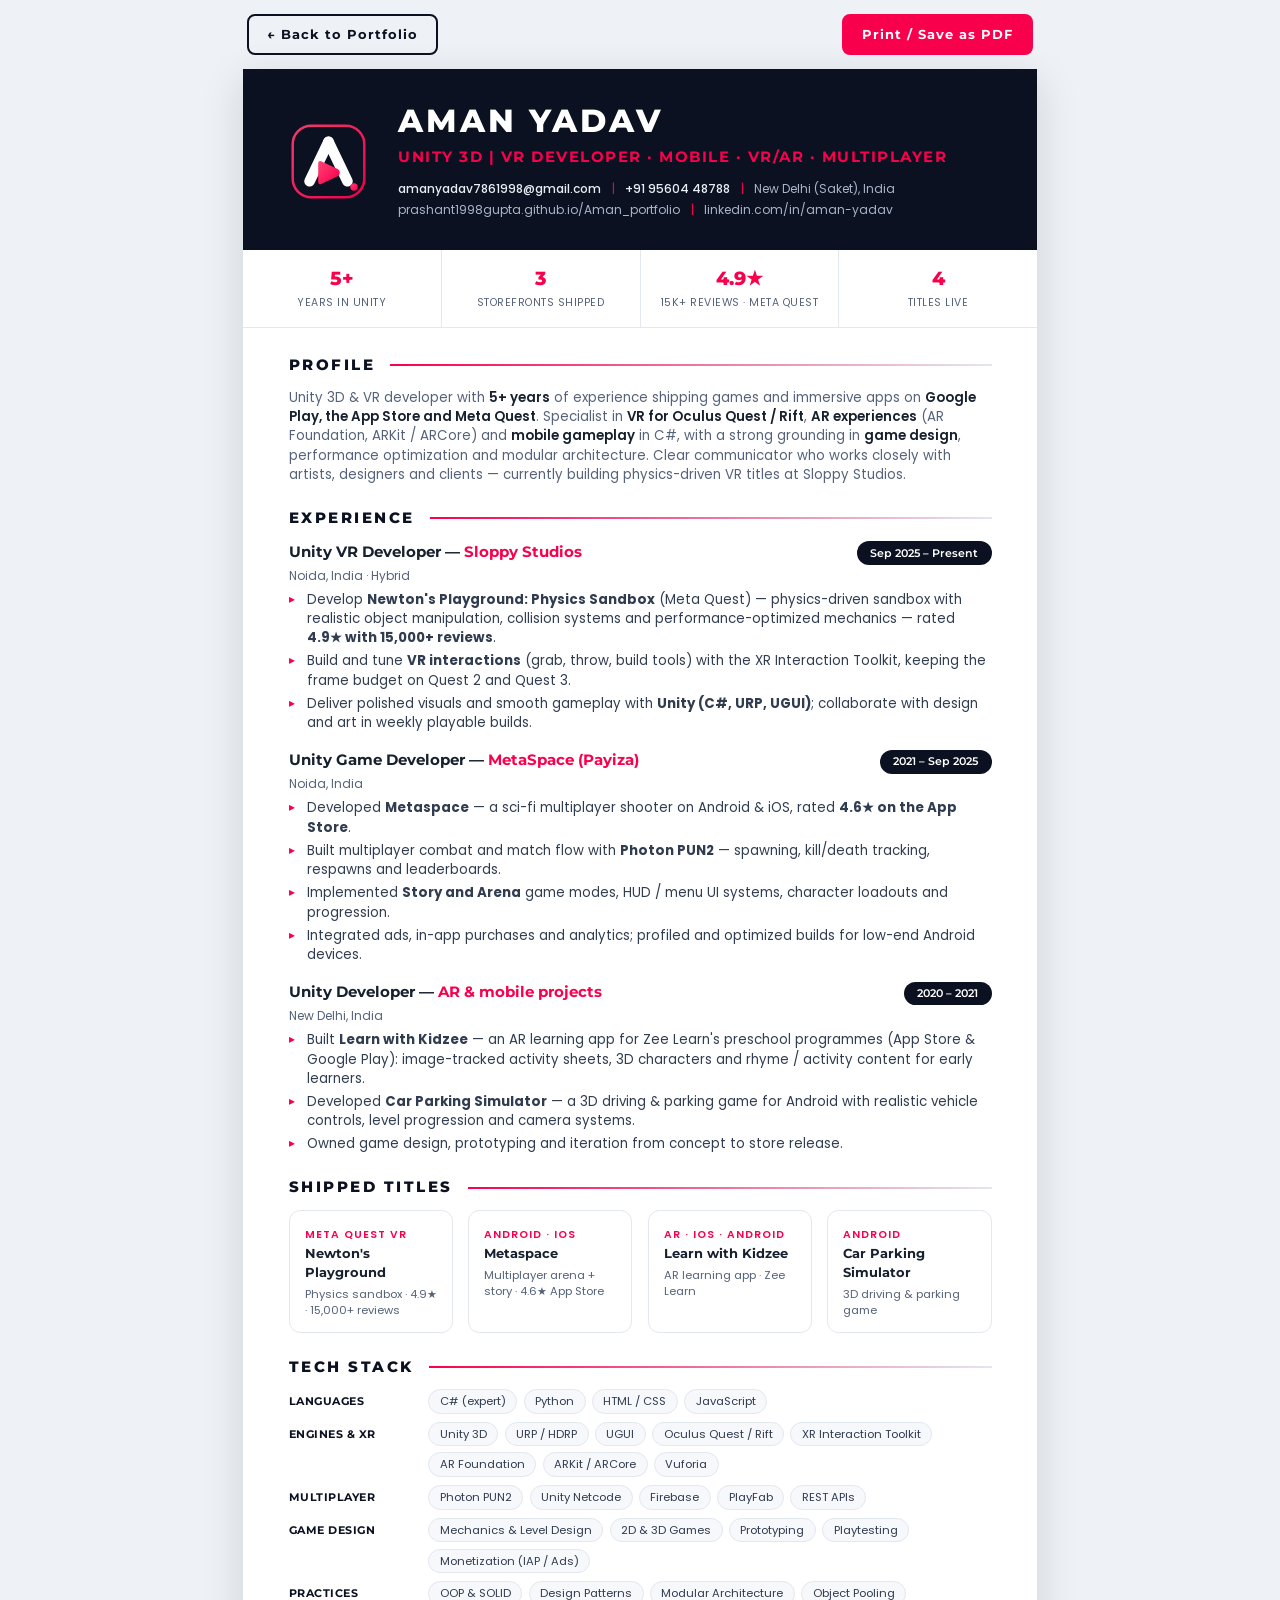
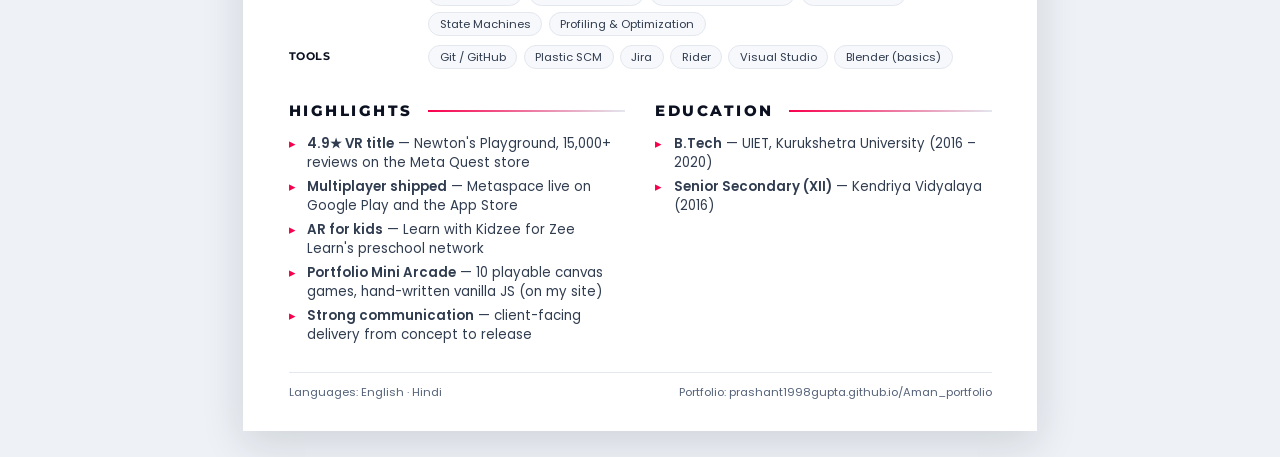
<file: cv.html>
<!DOCTYPE html>
<html lang="en">
<head>
<meta charset="utf-8">
<title>Aman Yadav — CV | Unity 3D | VR Developer</title>
<meta name="viewport" content="width=device-width, initial-scale=1">
<meta name="robots" content="index, follow">
<meta name="description" content="CV of Aman Yadav — Unity 3D | VR Developer (Mobile · VR/AR · Multiplayer), 5+ years, shipped on Google Play, the App Store and Meta Quest.">
<link rel="icon" type="image/svg+xml" href="assets/images/logo/logo-mark.svg">
<link rel="canonical" href="https://prashant1998gupta.github.io/Aman_portfolio/cv.html">
<style>
    @import url("https://fonts.googleapis.com/css?family=Montserrat:400,500,600,700,800|Poppins:300,400,500,600&display=swap");

    :root {
        --ink: #17202e;
        --muted: #55627a;
        --line: #e3e7ee;
        --accent: #f9004d;
        --dark: #0b1120;
    }
    * { margin: 0; padding: 0; box-sizing: border-box; }
    html { -webkit-print-color-adjust: exact; print-color-adjust: exact; }
    body {
        font-family: 'Poppins', 'Helvetica Neue', Arial, sans-serif;
        color: var(--ink);
        background: #eef1f6;
        font-size: 10pt;
        line-height: 1.45;
    }
    a { color: inherit; text-decoration: none; }

    /* on-screen toolbar (hidden in print) */
    .toolbar {
        max-width: 210mm; margin: 0 auto; padding: 14px 4px;
        display: flex; justify-content: space-between; align-items: center;
    }
    .toolbar a {
        font-family: 'Montserrat', sans-serif; font-weight: 700; font-size: 13px;
        letter-spacing: 1px; color: var(--dark);
        border: 2px solid var(--dark); border-radius: 8px; padding: 9px 18px;
        transition: all .25s;
    }
    .toolbar a.accent { background: var(--accent); border-color: var(--accent); color: #fff; }
    .toolbar a:hover { transform: translateY(-2px); }

    .sheet {
        max-width: 210mm; margin: 0 auto 26px; background: #fff;
        box-shadow: 0 12px 40px rgba(23, 32, 46, .14);
    }

    /* ============ header band ============ */
    .band {
        background: var(--dark); color: #fff;
        padding: 9mm 12mm 8mm;
        display: flex; gap: 8mm; align-items: center;
    }
    .band img.mark { width: 21mm; height: 21mm; flex-shrink: 0; }
    .band > div { min-width: 0; }
    .band h1 {
        font-family: 'Montserrat', sans-serif; font-weight: 800;
        font-size: 24pt; letter-spacing: 3px; line-height: 1.1;
    }
    .band .role {
        color: var(--accent); font-family: 'Montserrat', sans-serif;
        font-weight: 700; font-size: 11.5pt; letter-spacing: 1.5px; margin-top: 2mm;
    }
    .band .contact {
        margin-top: 3mm; font-size: 9pt; color: #aab4c8; line-height: 1.7;
    }
    .band .contact b { color: #e8ecf3; font-weight: 500; }
    .band .contact span.sep { color: var(--accent); margin: 0 2mm; }

    /* ============ stats strip ============ */
    .stats {
        display: flex; border-bottom: 1px solid var(--line);
    }
    .stats div {
        flex: 1; text-align: center; padding: 4mm 2mm;
        border-right: 1px solid var(--line);
    }
    .stats div:last-child { border-right: 0; }
    .stats b {
        display: block; font-family: 'Montserrat', sans-serif; font-weight: 800;
        font-size: 14pt; color: var(--accent);
    }
    .stats span { font-size: 8pt; color: var(--muted); letter-spacing: .5px; text-transform: uppercase; }

    /* ============ body ============ */
    .content { padding: 7mm 12mm 8mm; }
    h2 {
        font-family: 'Montserrat', sans-serif; font-weight: 800; font-size: 11.5pt;
        letter-spacing: 2.5px; text-transform: uppercase; color: var(--dark);
        margin: 6mm 0 3mm; display: flex; align-items: center; gap: 4mm;
    }
    .content > h2:first-child { margin-top: 0; }
    h2::after { content: ""; flex: 1; height: 2px; background: linear-gradient(90deg, var(--accent), var(--line)); }

    .summary { color: var(--muted); }
    .summary b { color: var(--ink); font-weight: 600; }

    /* experience */
    .job { margin-bottom: 4.5mm; break-inside: avoid; }
    .job header { display: flex; justify-content: space-between; align-items: baseline; flex-wrap: wrap; }
    .job h3 { font-family: 'Montserrat', sans-serif; font-size: 11.5pt; font-weight: 700; }
    .job h3 em { font-style: normal; color: var(--accent); }
    .job .when {
        font-family: 'Montserrat', sans-serif; font-size: 8.5pt; font-weight: 600;
        color: #fff; background: var(--dark); border-radius: 99px; padding: 1mm 3.5mm;
    }
    .job .where { font-size: 9pt; color: var(--muted); margin: .5mm 0 1.5mm; }
    .job ul { list-style: none; }
    .job li {
        padding-left: 5mm; position: relative; margin-bottom: 1mm; color: #303c50;
    }
    .job li::before {
        content: "▸"; position: absolute; left: 0; color: var(--accent); font-size: 9pt;
    }

    /* shipped titles */
    .titles { display: flex; gap: 4mm; }
    .title-card {
        flex: 1; border: 1px solid var(--line); border-radius: 3mm; padding: 3.5mm 4mm;
        break-inside: avoid;
    }
    .title-card b { font-family: 'Montserrat', sans-serif; font-size: 10pt; display: block; }
    .title-card .plat { color: var(--accent); font-size: 8pt; font-weight: 600; letter-spacing: 1px; text-transform: uppercase; }
    .title-card .meta { color: var(--muted); font-size: 8.5pt; margin-top: 1mm; }

    /* tech chips */
    .tech-row { display: flex; gap: 3mm; margin-bottom: 2.2mm; break-inside: avoid; }
    .tech-row .lbl {
        flex: 0 0 34mm; font-family: 'Montserrat', sans-serif; font-weight: 700;
        font-size: 8.5pt; color: var(--dark); text-transform: uppercase; letter-spacing: .5px; padding-top: 1mm;
    }
    .chips { display: flex; flex-wrap: wrap; gap: 1.6mm; }
    .chips i {
        font-style: normal; font-size: 8.5pt; color: #303c50;
        border: 1px solid var(--line); background: #f6f8fb; border-radius: 99px; padding: .8mm 2.8mm;
    }

    /* projects + education */
    .cols { display: flex; gap: 8mm; }
    .cols > div { flex: 1; }
    .mini { color: #303c50; }
    .mini li { list-style: none; padding-left: 5mm; position: relative; margin-bottom: 1.2mm; }
    .mini li::before { content: "▸"; position: absolute; left: 0; color: var(--accent); }
    .mini b { font-weight: 600; }

    .foot {
        margin-top: 6mm; padding-top: 3mm; border-top: 1px solid var(--line);
        font-size: 8.5pt; color: var(--muted); display: flex; justify-content: space-between;
    }

    @media only screen and (max-width: 640px) {
        .band { flex-direction: column; text-align: center; gap: 4mm; padding: 8mm 6mm; }
        .band > div { max-width: 100%; }
        .band .contact { word-break: break-word; }
        .band h1 { font-size: 17pt; }
        .band .role { font-size: 9pt; }
        .band .contact span.sep { margin: 0 1mm; }
        .stats { flex-wrap: wrap; }
        .stats div { flex: 1 1 40%; border-bottom: 1px solid var(--line); }
        .content { padding: 6mm; }
        .titles, .cols, .tech-row { flex-direction: column; }
        .tech-row .lbl { flex: none; }
        .job header { flex-direction: column; align-items: flex-start; gap: 1mm; }
        .foot { flex-direction: column; gap: 1mm; }
    }

    @page { size: A4; margin: 0; }
    @media print {
        body { background: #fff; }
        .toolbar { display: none; }
        .sheet { box-shadow: none; margin: 0; max-width: none; }
    }
</style>
</head>
<body>

<div class="toolbar">
    <a href="index.html">← Back to Portfolio</a>
    <a class="accent" href="#" onclick="window.print(); return false;">Print / Save as PDF</a>
</div>

<div class="sheet">
    <div class="band">
        <img class="mark" src="assets/images/logo/logo-mark.svg" alt="Aman Yadav logo">
        <div>
            <h1>AMAN YADAV</h1>
            <div class="role">UNITY 3D | VR DEVELOPER · MOBILE · VR/AR · MULTIPLAYER</div>
            <div class="contact">
                <b>amanyadav7861998@gmail.com</b> <span class="sep">|</span> <b>+91 95604 48788</b> <span class="sep">|</span> New Delhi (Saket), India<br>
                prashant1998gupta.github.io/Aman_portfolio <span class="sep">|</span> linkedin.com/in/aman-yadav
            </div>
        </div>
    </div>

    <div class="stats">
        <div><b>5+</b><span>Years in Unity</span></div>
        <div><b>3</b><span>Storefronts shipped</span></div>
        <div><b>4.9★</b><span>15K+ reviews · Meta Quest</span></div>
        <div><b>4</b><span>Titles live</span></div>
    </div>

    <div class="content">
        <h2>Profile</h2>
        <p class="summary">
            Unity 3D &amp; VR developer with <b>5+ years</b> of experience shipping games and immersive apps on <b>Google Play, the App Store
            and Meta Quest</b>. Specialist in <b>VR for Oculus Quest / Rift</b>, <b>AR experiences</b> (AR Foundation, ARKit / ARCore)
            and <b>mobile gameplay</b> in C#, with a strong grounding in <b>game design</b>, performance optimization and modular
            architecture. Clear communicator who works closely with artists, designers and clients — currently building
            physics-driven VR titles at Sloppy Studios.
        </p>

        <h2>Experience</h2>

        <div class="job">
            <header>
                <h3>Unity VR Developer — <em>Sloppy Studios</em></h3>
                <span class="when">Sep 2025 – Present</span>
            </header>
            <div class="where">Noida, India · Hybrid</div>
            <ul>
                <li>Develop <b>Newton's Playground: Physics Sandbox</b> (Meta Quest) — physics-driven sandbox with realistic object manipulation, collision systems and performance-optimized mechanics — rated <b>4.9★ with 15,000+ reviews</b>.</li>
                <li>Build and tune <b>VR interactions</b> (grab, throw, build tools) with the XR Interaction Toolkit, keeping the frame budget on Quest 2 and Quest 3.</li>
                <li>Deliver polished visuals and smooth gameplay with <b>Unity (C#, URP, UGUI)</b>; collaborate with design and art in weekly playable builds.</li>
            </ul>
        </div>

        <div class="job">
            <header>
                <h3>Unity Game Developer — <em>MetaSpace (Payiza)</em></h3>
                <span class="when">2021 – Sep 2025</span>
            </header>
            <div class="where">Noida, India</div>
            <ul>
                <li>Developed <b>Metaspace</b> — a sci-fi multiplayer shooter on Android &amp; iOS, rated <b>4.6★ on the App Store</b>.</li>
                <li>Built multiplayer combat and match flow with <b>Photon PUN2</b> — spawning, kill/death tracking, respawns and leaderboards.</li>
                <li>Implemented <b>Story and Arena</b> game modes, HUD / menu UI systems, character loadouts and progression.</li>
                <li>Integrated ads, in-app purchases and analytics; profiled and optimized builds for low-end Android devices.</li>
            </ul>
        </div>

        <div class="job">
            <header>
                <h3>Unity Developer — <em>AR &amp; mobile projects</em></h3>
                <span class="when">2020 – 2021</span>
            </header>
            <div class="where">New Delhi, India</div>
            <ul>
                <li>Built <b>Learn with Kidzee</b> — an AR learning app for Zee Learn's preschool programmes (App Store &amp; Google Play): image-tracked activity sheets, 3D characters and rhyme / activity content for early learners.</li>
                <li>Developed <b>Car Parking Simulator</b> — a 3D driving &amp; parking game for Android with realistic vehicle controls, level progression and camera systems.</li>
                <li>Owned game design, prototyping and iteration from concept to store release.</li>
            </ul>
        </div>

        <h2>Shipped Titles</h2>
        <div class="titles">
            <div class="title-card">
                <span class="plat">Meta Quest VR</span>
                <b>Newton's Playground</b>
                <div class="meta">Physics sandbox · 4.9★ · 15,000+ reviews</div>
            </div>
            <div class="title-card">
                <span class="plat">Android · iOS</span>
                <b>Metaspace</b>
                <div class="meta">Multiplayer arena + story · 4.6★ App Store</div>
            </div>
            <div class="title-card">
                <span class="plat">AR · iOS · Android</span>
                <b>Learn with Kidzee</b>
                <div class="meta">AR learning app · Zee Learn</div>
            </div>
            <div class="title-card">
                <span class="plat">Android</span>
                <b>Car Parking Simulator</b>
                <div class="meta">3D driving &amp; parking game</div>
            </div>
        </div>

        <h2>Tech Stack</h2>
        <div class="tech-row"><div class="lbl">Languages</div><div class="chips"><i>C# (expert)</i><i>Python</i><i>HTML / CSS</i><i>JavaScript</i></div></div>
        <div class="tech-row"><div class="lbl">Engines &amp; XR</div><div class="chips"><i>Unity 3D</i><i>URP / HDRP</i><i>UGUI</i><i>Oculus Quest / Rift</i><i>XR Interaction Toolkit</i><i>AR Foundation</i><i>ARKit / ARCore</i><i>Vuforia</i></div></div>
        <div class="tech-row"><div class="lbl">Multiplayer</div><div class="chips"><i>Photon PUN2</i><i>Unity Netcode</i><i>Firebase</i><i>PlayFab</i><i>REST APIs</i></div></div>
        <div class="tech-row"><div class="lbl">Game Design</div><div class="chips"><i>Mechanics &amp; Level Design</i><i>2D &amp; 3D Games</i><i>Prototyping</i><i>Playtesting</i><i>Monetization (IAP / Ads)</i></div></div>
        <div class="tech-row"><div class="lbl">Practices</div><div class="chips"><i>OOP &amp; SOLID</i><i>Design Patterns</i><i>Modular Architecture</i><i>Object Pooling</i><i>State Machines</i><i>Profiling &amp; Optimization</i></div></div>
        <div class="tech-row"><div class="lbl">Tools</div><div class="chips"><i>Git / GitHub</i><i>Plastic SCM</i><i>Jira</i><i>Rider</i><i>Visual Studio</i><i>Blender (basics)</i></div></div>

        <div class="cols">
            <div>
                <h2>Highlights</h2>
                <ul class="mini">
                    <li><b>4.9★ VR title</b> — Newton's Playground, 15,000+ reviews on the Meta Quest store</li>
                    <li><b>Multiplayer shipped</b> — Metaspace live on Google Play and the App Store</li>
                    <li><b>AR for kids</b> — Learn with Kidzee for Zee Learn's preschool network</li>
                    <li><b>Portfolio Mini Arcade</b> — 10 playable canvas games, hand-written vanilla JS (on my site)</li>
                    <li><b>Strong communication</b> — client-facing delivery from concept to release</li>
                </ul>
            </div>
            <div>
                <h2>Education</h2>
                <ul class="mini">
                    <li><b>B.Tech</b> — UIET, Kurukshetra University (2016 – 2020)</li>
                    <li><b>Senior Secondary (XII)</b> — Kendriya Vidyalaya (2016)</li>
                </ul>
            </div>
        </div>

        <div class="foot">
            <span>Languages: English · Hindi</span>
            <span>Portfolio: prashant1998gupta.github.io/Aman_portfolio</span>
        </div>
    </div>
</div>

</body>
</html>
</file>
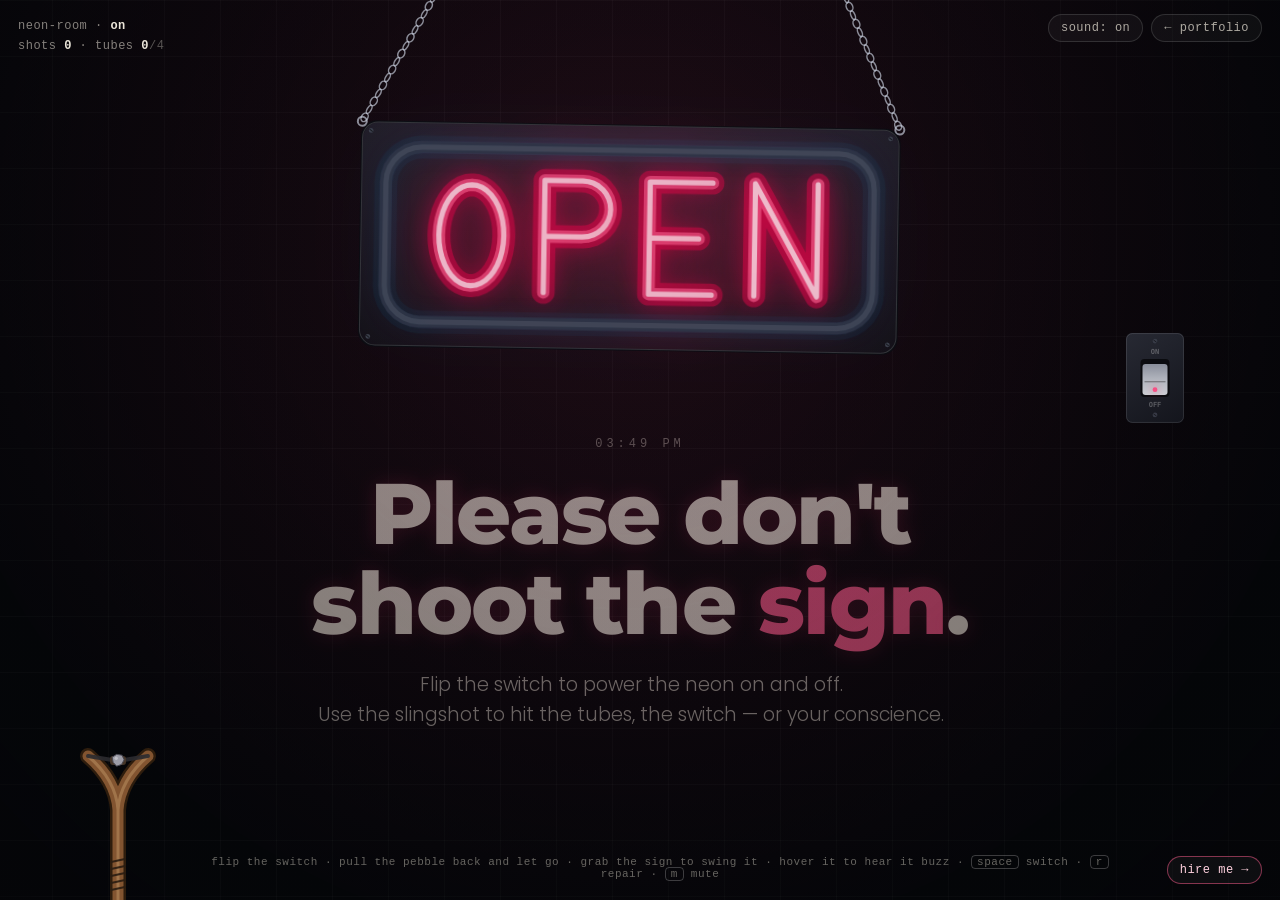
<file: neon.html>
<!DOCTYPE html>
<html lang="en">
<head>
<meta charset="utf-8">
<title>Please don't shoot the sign — Aman Yadav</title>
<meta name="viewport" content="width=device-width, initial-scale=1, viewport-fit=cover">
<meta name="robots" content="index, follow">
<meta name="description" content="A tiny physics toy by Unity game developer Aman Yadav: a neon OPEN sign hanging on chains, a wall switch and a slingshot. Flip the switch, swing the sign, break the tubes. Please don't.">
<meta name="author" content="Aman Yadav">
<meta name="theme-color" content="#06070a">
<link rel="canonical" href="https://prashant1998gupta.github.io/Aman_portfolio/neon.html">
<meta property="og:type" content="website">
<meta property="og:title" content="Please don't shoot the sign.">
<meta property="og:description" content="A neon sign, a switch and a slingshot. A physics toy from Aman Yadav's portfolio.">
<meta property="og:url" content="https://prashant1998gupta.github.io/Aman_portfolio/neon.html">
<meta property="og:image" content="https://prashant1998gupta.github.io/Aman_portfolio/assets/images/og-cover.jpg">
<meta name="twitter:card" content="summary_large_image">
<meta name="twitter:title" content="Please don't shoot the sign.">
<meta name="twitter:description" content="A neon sign, a switch and a slingshot. A physics toy from Aman Yadav's portfolio.">
<meta name="twitter:image" content="https://prashant1998gupta.github.io/Aman_portfolio/assets/images/og-cover.jpg">
<link rel="icon" type="image/svg+xml" href="assets/images/logo/logo-mark.svg">
<link rel="shortcut icon" type="image/x-icon" href="assets/images/favicon.png">
<link rel="apple-touch-icon" sizes="180x180" href="assets/images/apple-touch-icon.png">
<style>
    @import url("https://fonts.googleapis.com/css?family=Montserrat:700,800|Poppins:300,400,500&display=swap");

    :root {
        --lit: 0;
        --ink: #ece6da;
        --pink: #ff5c8d;
        --mono: ui-monospace, SFMono-Regular, Menlo, Consolas, "Liberation Mono", monospace;
    }
    * { box-sizing: border-box; margin: 0; padding: 0; }
    html, body { height: 100%; }
    body {
        background: #06070a;
        color: var(--ink);
        font-family: 'Poppins', 'Helvetica Neue', Arial, sans-serif;
        overflow: hidden;
        -webkit-font-smoothing: antialiased;
        overscroll-behavior: none;
    }

    /* faint tile grid on the wall */
    .grid {
        position: fixed; top: 0; left: 0; right: 0; bottom: 0; inset: 0;
        background-image:
            linear-gradient(rgba(255, 255, 255, .045) 1px, transparent 1px),
            linear-gradient(90deg, rgba(255, 255, 255, .045) 1px, transparent 1px);
        background-size: 56px 56px;
        background-position: center top;
    }

    /* the copy the sign lights up — sits under the canvas */
    .scene {
        position: fixed; top: 0; left: 0; right: 0; bottom: 0; inset: 0;
        display: flex; flex-direction: column; align-items: center; justify-content: center;
        text-align: center;
        padding: 42vh 24px 110px;
        pointer-events: none;
    }
    .scene .time {
        font-family: var(--mono);
        font-size: 12px; letter-spacing: 4px;
        color: rgba(236, 230, 218, .55);
        margin-bottom: 18px;
    }
    .scene h1 {
        font-family: 'Montserrat', sans-serif;
        font-weight: 800;
        font-size: clamp(38px, 7vw, 86px);
        line-height: 1.04;
        letter-spacing: -.02em;
        text-shadow: 0 0 calc(var(--lit) * 30px) rgba(255, 60, 120, calc(var(--lit) * .38));
    }
    .scene h1 em { font-style: normal; color: var(--pink); }
    .scene p {
        margin-top: 22px;
        max-width: 640px;
        font-size: clamp(15px, 1.5vw, 19px);
        font-weight: 300;
        line-height: 1.6;
        color: rgba(236, 230, 218, .78);
    }
    .closed-copy { display: none; }
    .scene.closed .open-copy { display: none; }
    .scene.closed .closed-copy { display: block; }
    .scene.closed h1 em { color: #7fd6ff; }
    .scene.closed h1 { text-shadow: 0 0 calc(var(--lit) * 30px) rgba(70, 170, 255, calc(var(--lit) * .5)); }

    .desk { display: inline; }
    .mob { display: none; }

    canvas#room {
        position: fixed; top: 0; left: 0; right: 0; bottom: 0; inset: 0;
        display: block;
        touch-action: none;
        -webkit-tap-highlight-color: transparent;
        user-select: none;
        -webkit-user-select: none;
    }

    /* HUD */
    .hud {
        position: fixed; top: 0; left: 0; right: 0; bottom: 0; inset: 0;
        pointer-events: none;
        font-family: var(--mono);
        font-size: 12px;
        color: rgba(236, 230, 218, .55);
    }
    .hud > * { pointer-events: auto; }
    .hud .tl {
        position: absolute; top: 16px; left: 18px;
        line-height: 1.7; letter-spacing: .5px;
        pointer-events: none;
    }
    .hud b { color: var(--ink); font-weight: 600; }
    .hud .dim { color: rgba(236, 230, 218, .35); }
    .hud .tr { position: absolute; top: 14px; right: 18px; display: flex; gap: 8px; }
    .hud button, .hud a {
        font: inherit; letter-spacing: .5px;
        color: rgba(236, 230, 218, .72);
        background: rgba(255, 255, 255, .04);
        border: 1px solid rgba(255, 255, 255, .13);
        border-radius: 999px;
        padding: 6px 12px;
        cursor: pointer;
        text-decoration: none;
        transition: color .2s, border-color .2s, background .2s, transform .2s;
    }
    .hud button:hover, .hud a:hover,
    .hud button:focus-visible, .hud a:focus-visible {
        color: #fff;
        border-color: rgba(255, 255, 255, .32);
        background: rgba(255, 255, 255, .08);
        outline: none;
    }
    .hud .fix {
        position: absolute; left: 50%; top: 16px;
        transform: translateX(-50%);
        border-color: rgba(255, 92, 141, .6);
        color: #ffb3c8;
        box-shadow: 0 0 18px rgba(249, 0, 77, .28);
        animation: fixPulse 1.6s ease-in-out infinite;
    }
    .hud .fix[hidden] { display: none; }
    @keyframes fixPulse {
        50% { box-shadow: 0 0 30px rgba(249, 0, 77, .55); border-color: rgba(255, 92, 141, 1); }
    }
    .hud .hire {
        position: absolute; right: 18px; bottom: 16px;
        border-color: rgba(255, 92, 141, .5);
        color: #ffd1de;
    }
    .hud .hire:hover { border-color: var(--pink); background: rgba(249, 0, 77, .16); }
    .hud .hint {
        position: absolute; left: 190px; right: 150px; bottom: 20px;
        text-align: center;
        font-size: 11px; letter-spacing: .5px;
        color: rgba(236, 230, 218, .42);
        pointer-events: none;
    }
    kbd {
        font: inherit;
        border: 1px solid rgba(255, 255, 255, .22);
        border-radius: 4px;
        padding: 0 5px;
    }
    .toast {
        position: absolute; left: 50%; bottom: 84px;
        transform: translate(-50%, 18px);
        opacity: 0;
        background: #0b0d14;
        border: 1px solid rgba(255, 92, 141, .55);
        color: #fff;
        padding: 10px 18px;
        border-radius: 10px;
        font-size: 12px; letter-spacing: 1px;
        box-shadow: 0 14px 40px rgba(249, 0, 77, .25);
        transition: opacity .35s, transform .35s cubic-bezier(.2, .9, .3, 1.2);
        pointer-events: none;
        white-space: nowrap;
        max-width: calc(100vw - 32px);
    }
    .toast.show { opacity: 1; transform: translate(-50%, 0); }

    noscript .nojs {
        position: fixed; inset: 0; display: grid; place-items: center;
        padding: 24px; text-align: center; background: #06070a; color: var(--ink);
        font-family: var(--mono); z-index: 10;
    }
    noscript .nojs a { color: var(--pink); }

    @media (max-width: 699px) {
        .desk { display: none; }
        .mob { display: inline; }
        .scene { padding: 36vh 20px 150px; }
        .scene h1 { font-size: clamp(34px, 11vw, 48px); }
        .scene p { font-size: 15px; margin-top: 16px; }
        .hud .tl { top: 14px; left: 16px; font-size: 11px; }
        .hud .tr { top: 12px; right: 14px; }
        .hud button, .hud a { padding: 6px 10px; font-size: 11px; }
        .hud .fix { top: 58px; }
        .hud .hint { display: none; }
        .hud .hire { right: 14px; bottom: 14px; }
        .toast { bottom: 70px; white-space: normal; text-align: center; }
    }
    @media (prefers-reduced-motion: reduce) {
        .hud .fix { animation: none; }
        .toast { transition: opacity .2s; }
    }
</style>
</head>
<body>
<div class="grid" aria-hidden="true"></div>

<main class="scene" id="scene">
    <span class="time" id="clock"></span>
    <div class="copy open-copy">
        <h1>Please don't <br>shoot the <em>sign</em>.</h1>
        <p>
            <span class="desk">Flip the switch to power the neon on and off.<br>Use the slingshot to hit the tubes, the switch — or your conscience.</span>
            <span class="mob">Tap the switch to power the neon. Pull the pebble back to hit the tubes or the switch. Drag the sign to swing it.</span>
        </p>
    </div>
    <div class="copy closed-copy">
        <h1>Well. Now it's <em>closed</em>.</h1>
        <p>All four tubes are gone. Good thing fixing broken things is the whole job.</p>
    </div>
</main>

<canvas id="room" aria-label="Interactive neon sign scene: a hanging OPEN sign, a wall switch and a slingshot"></canvas>

<div class="hud">
    <div class="tl">neon-room · <b id="state">off</b><br>shots <b id="shots">0</b> · tubes <b id="tubes">0</b><span class="dim">/4</span></div>
    <div class="tr">
        <button id="sound" type="button" aria-pressed="true">sound: on</button>
        <a class="back" href="index.html">← portfolio</a>
    </div>
    <button id="fix" class="fix" type="button" hidden>fix the sign</button>
    <a class="hire" href="index.html#contact">hire me →</a>
    <div class="hint">flip the switch · pull the pebble back and let go · grab the sign to swing it · hover it to hear it buzz · <kbd>space</kbd> switch · <kbd>r</kbd> repair · <kbd>m</kbd> mute</div>
    <div class="toast" id="toast" role="status" aria-live="polite"></div>
</div>

<noscript><div class="nojs"><p>The neon room needs JavaScript.<br><a href="index.html">← back to the portfolio</a></p></div></noscript>

<script src="assets/js/neon.js?v=2"></script>
</body>
</html>
</file>
<file: assets/css/plugins/feature.css>
@font-face {
	font-family: 'Feather';
	src:
	url('../../fonts/Feather.ttf?sdxovp') format('truetype'),
	url('../../fonts/Feather.woff?sdxovp') format('woff'),
	url('../../fonts/Feather.svg?sdxovp#Feather') format('svg');
	font-weight: normal;
	font-style: normal;
}
[class^="feather-"], [class*=" feather-"] {
	font-family: 'feather' !important;
	speak: none;
	font-style: normal;
	font-weight: normal;
	font-variant: normal;
	text-transform: none;
	line-height: 1;
	-webkit-font-smoothing: antialiased;
	-moz-osx-font-smoothing: grayscale;
}

.feather-activity:before {
	content: "\e900";
}
.feather-airplay:before {
	content: "\e901";
}
.feather-alecirclert-:before {
	content: "\e902";
}
.feather-alert-octagon:before {
	content: "\e903";
}
.feather-alert-triangle:before {
	content: "\e904";
}
.feather-align-center:before {
	content: "\e905";
}
.feather-align-justify:before {
	content: "\e906";
}
.feather-align-left:before {
	content: "\e907";
}
.feather-align-right:before {
	content: "\e908";
}
.feather-anchor:before {
	content: "\e909";
}
.feather-aperture:before {
	content: "\e90a";
}
.feather-archive:before {
	content: "\e90b";
}
.feather-arrow-down:before {
	content: "\e90c";
}
.feather-arrow-down-circle:before {
	content: "\e90d";
}
.feather-arrow-down-left:before {
	content: "\e90e";
}
.feather-arrow-down-right:before {
	content: "\e90f";
}
.feather-arrow-left:before {
	content: "\e910";
}
.feather-arrow-left-circle:before {
	content: "\e911";
}
.feather-arrow-right:before {
	content: "\e912";
}
.feather-arrow-right-circle:before {
	content: "\e913";
}
.feather-arrow-up:before {
	content: "\e914";
}
.feather-arrow-up-circle:before {
	content: "\e915";
}
.feather-arrow-up-left:before {
	content: "\e916";
}
.feather-arrow-up-right:before {
	content: "\e917";
}
.feather-at-sign:before {
	content: "\e918";
}
.feather-award:before {
	content: "\e919";
}
.feather-bar-chart:before {
	content: "\e91a";
}
.feather-bar-chart-2:before {
	content: "\e91b";
}
.feather-battery:before {
	content: "\e91c";
}
.feather-battery-charging:before {
	content: "\e91d";
}
.feather-bell:before {
	content: "\e91e";
}
.feather-bell-off:before {
	content: "\e91f";
}
.feather-bluetooth:before {
	content: "\e920";
}
.feather-bold:before {
	content: "\e921";
}
.feather-book:before {
	content: "\e922";
}
.feather-book-open:before {
	content: "\e923";
}
.feather-bookmark:before {
	content: "\e924";
}
.feather-box:before {
	content: "\e925";
}
.feather-briefcase:before {
	content: "\e926";
}
.feather-calendar:before {
	content: "\e927";
}
.feather-camera:before {
	content: "\e928";
}
.feather-camera-off:before {
	content: "\e929";
}
.feather-cast:before {
	content: "\e92a";
}
.feather-check:before {
	content: "\e92b";
}
.feather-check-circle:before {
	content: "\e92c";
}
.feather-check-square:before {
	content: "\e92d";
}
.feather-chevron-down:before {
	content: "\e92e";
}
.feather-chevron-left:before {
	content: "\e92f";
}
.feather-chevron-right:before {
	content: "\e930";
}
.feather-chevron-up:before {
	content: "\e931";
}
.feather-chevrons-down:before {
	content: "\e932";
}
.feather-chevrons-left:before {
	content: "\e933";
}
.feather-chevrons-right:before {
	content: "\e934";
}
.feather-chevrons-up:before {
	content: "\e935";
}
.feather-chrome:before {
	content: "\e936";
}
.feather-circle:before {
	content: "\e937";
}
.feather-clipboard:before {
	content: "\e938";
}
.feather-clock:before {
	content: "\e939";
}
.feather-cloud:before {
	content: "\e93a";
}
.feather-cloud-drizzle:before {
	content: "\e93b";
}
.feather-cloud-lightning:before {
	content: "\e93c";
}
.feather-cloud-off:before {
	content: "\e93d";
}
.feather-cloud-rain:before {
	content: "\e93e";
}
.feather-cloud-snow:before {
	content: "\e93f";
}
.feather-code:before {
	content: "\e940";
}
.feather-codepen:before {
	content: "\e941";
}
.feather-command:before {
	content: "\e942";
}
.feather-compass:before {
	content: "\e943";
}
.feather-copy:before {
	content: "\e944";
}
.feather-corner-down-left:before {
	content: "\e945";
}
.feather-corner-down-right:before {
	content: "\e946";
}
.feather-corner-left-down:before {
	content: "\e947";
}
.feather-corner-left-up:before {
	content: "\e948";
}
.feather-corner-right-down:before {
	content: "\e949";
}
.feather-corner-right-up:before {
	content: "\e94a";
}
.feather-corner-up-left:before {
	content: "\e94b";
}
.feather-corner-up-right:before {
	content: "\e94c";
}
.feather-cpu:before {
	content: "\e94d";
}
.feather-credit-card:before {
	content: "\e94e";
}
.feather-crop:before {
	content: "\e94f";
}
.feather-crosshair:before {
	content: "\e950";
}
.feather-database:before {
	content: "\e951";
}
.feather-delete:before {
	content: "\e952";
}
.feather-disc:before {
	content: "\e953";
}
.feather-dollar-sign:before {
	content: "\e954";
}
.feather-download:before {
	content: "\e955";
}
.feather-download-cloud:before {
	content: "\e956";
}
.feather-droplet:before {
	content: "\e957";
}
.feather-edit:before {
	content: "\e958";
}
.feather-edit-2:before {
	content: "\e959";
}
.feather-edit-3:before {
	content: "\e95a";
}
.feather-external-link:before {
	content: "\e95b";
}
.feather-eye:before {
	content: "\e95c";
}
.feather-eye-off:before {
	content: "\e95d";
}
.feather-facebook:before {
	content: "\e95e";
}
.feather-fast-forward:before {
	content: "\e95f";
}
.feather-feather:before {
	content: "\e960";
}
.feather-file:before {
	content: "\e961";
}
.feather-file-minus:before {
	content: "\e962";
}
.feather-file-plus:before {
	content: "\e963";
}
.feather-file-text:before {
	content: "\e964";
}
.feather-film:before {
	content: "\e965";
}
.feather-filter:before {
	content: "\e966";
}
.feather-flag:before {
	content: "\e967";
}
.feather-folder:before {
	content: "\e968";
}
.feather-folder-minus:before {
	content: "\e969";
}
.feather-folder-plus:before {
	content: "\e96a";
}
.feather-gift:before {
	content: "\e96b";
}
.feather-git-branch:before {
	content: "\e96c";
}
.feather-git-commit:before {
	content: "\e96d";
}
.feather-git-merge:before {
	content: "\e96e";
}
.feather-git-pull-request:before {
	content: "\e96f";
}
.feather-github:before {
	content: "\e970";
}
.feather-gitlab:before {
	content: "\e971";
}
.feather-globe:before {
	content: "\e972";
}
.feather-grid:before {
	content: "\e973";
}
.feather-hard-drive:before {
	content: "\e974";
}
.feather-hash:before {
	content: "\e975";
}
.feather-headphones:before {
	content: "\e976";
}
.feather-heart:before {
	content: "\e977";
}
.feather-help-circle:before {
	content: "\e978";
}
.feather-home:before {
	content: "\e979";
}
.feather-image:before {
	content: "\e97a";
}
.feather-inbox:before {
	content: "\e97b";
}
.feather-info:before {
	content: "\e97c";
}
.feather-instagram:before {
	content: "\e97d";
}
.feather-italic:before {
	content: "\e97e";
}
.feather-layers:before {
	content: "\e97f";
}
.feather-layout:before {
	content: "\e980";
}
.feather-life-buoy:before {
	content: "\e981";
}
.feather-link:before {
	content: "\e982";
}
.feather-link-2:before {
	content: "\e983";
}
.feather-linkedin:before {
	content: "\e984";
}
.feather-list:before {
	content: "\e985";
}
.feather-loader:before {
	content: "\e986";
}
.feather-lock:before {
	content: "\e987";
}
.feather-log-in:before {
	content: "\e988";
}
.feather-log-out:before {
	content: "\e989";
}
.feather-mail:before {
	content: "\e98a";
}
.feather-map:before {
	content: "\e98b";
}
.feather-map-pin:before {
	content: "\e98c";
}
.feather-maximize:before {
	content: "\e98d";
}
.feather-maximize-2:before {
	content: "\e98e";
}
.feather-menu:before {
	content: "\e98f";
}
.feather-message-circle:before {
	content: "\e990";
}
.feather-message-square:before {
	content: "\e991";
}
.feather-mic:before {
	content: "\e992";
}
.feather-mic-off:before {
	content: "\e993";
}
.feather-minimize:before {
	content: "\e994";
}
.feather-minimize-2:before {
	content: "\e995";
}
.feather-minus:before {
	content: "\e996";
}
.feather-minus-circle:before {
	content: "\e997";
}
.feather-minus-square:before {
	content: "\e998";
}
.feather-monitor:before {
	content: "\e999";
}
.feather-moon:before {
	content: "\e99a";
}
.feather-more-horizontal:before {
	content: "\e99b";
}
.feather-more-vertical:before {
	content: "\e99c";
}
.feather-move:before {
	content: "\e99d";
}
.feather-music:before {
	content: "\e99e";
}
.feather-navigation:before {
	content: "\e99f";
}
.feather-navigation-2:before {
	content: "\e9a0";
}
.feather-octagon:before {
	content: "\e9a1";
}
.feather-package:before {
	content: "\e9a2";
}
.feather-paperclip:before {
	content: "\e9a3";
}
.feather-pause:before {
	content: "\e9a4";
}
.feather-pause-circle:before {
	content: "\e9a5";
}
.feather-percent:before {
	content: "\e9a6";
}
.feather-phone:before {
	content: "\e9a7";
}
.feather-phone-call:before {
	content: "\e9a8";
}
.feather-phone-forwarded:before {
	content: "\e9a9";
}
.feather-phone-incoming:before {
	content: "\e9aa";
}
.feather-phone-missed:before {
	content: "\e9ab";
}
.feather-phone-off:before {
	content: "\e9ac";
}
.feather-phone-outgoing:before {
	content: "\e9ad";
}
.feather-pie-chart:before {
	content: "\e9ae";
}
.feather-play:before {
	content: "\e9af";
}
.feather-play-circle:before {
	content: "\e9b0";
}
.feather-plus:before {
	content: "\e9b1";
}
.feather-plus-circle:before {
	content: "\e9b2";
}
.feather-plus-square:before {
	content: "\e9b3";
}
.feather-pocket:before {
	content: "\e9b4";
}
.feather-power:before {
	content: "\e9b5";
}
.feather-printer:before {
	content: "\e9b6";
}
.feather-radio:before {
	content: "\e9b7";
}
.feather-refresh-ccw:before {
	content: "\e9b8";
}
.feather-refresh-cw:before {
	content: "\e9b9";
}
.feather-repeat:before {
	content: "\e9ba";
}
.feather-rewind:before {
	content: "\e9bb";
}
.feather-rotate-ccw:before {
	content: "\e9bc";
}
.feather-rotate-cw:before {
	content: "\e9bd";
}
.feather-rss:before {
	content: "\e9be";
}
.feather-save:before {
	content: "\e9bf";
}
.feather-scissors:before {
	content: "\e9c0";
}
.feather-search:before {
	content: "\e9c1";
}
.feather-send:before {
	content: "\e9c2";
}
.feather-server:before {
	content: "\e9c3";
}
.feather-settings:before {
	content: "\e9c4";
}
.feather-share:before {
	content: "\e9c5";
}
.feather-share-2:before {
	content: "\e9c6";
}
.feather-shield:before {
	content: "\e9c7";
}
.feather-shield-off:before {
	content: "\e9c8";
}
.feather-shopping-bag:before {
	content: "\e9c9";
}
.feather-shopping-cart:before {
	content: "\e9ca";
}
.feather-shuffle:before {
	content: "\e9cb";
}
.feather-sidebar:before {
	content: "\e9cc";
}
.feather-skip-back:before {
	content: "\e9cd";
}
.feather-skip-forward:before {
	content: "\e9ce";
}
.feather-slack:before {
	content: "\e9cf";
}
.feather-slash:before {
	content: "\e9d0";
}
.feather-sliders:before {
	content: "\e9d1";
}
.feather-smartphone:before {
	content: "\e9d2";
}
.feather-speaker:before {
	content: "\e9d3";
}
.feather-square:before {
	content: "\e9d4";
}
.feather-star:before {
	content: "\e9d5";
}
.feather-stop-circle:before {
	content: "\e9d6";
}
.feather-sun:before {
	content: "\e9d7";
}
.feather-sunrise:before {
	content: "\e9d8";
}
.feather-sunset:before {
	content: "\e9d9";
}
.feather-tablet:before {
	content: "\e9da";
}
.feather-tag:before {
	content: "\e9db";
}
.feather-target:before {
	content: "\e9dc";
}
.feather-terminal:before {
	content: "\e9dd";
}
.feather-thermometer:before {
	content: "\e9de";
}
.feather-thumbs-down:before {
	content: "\e9df";
}
.feather-thumbs-up:before {
	content: "\e9e0";
}
.feather-toggle-left:before {
	content: "\e9e1";
}
.feather-toggle-right:before {
	content: "\e9e2";
}
.feather-trash:before {
	content: "\e9e3";
}
.feather-trash-2:before {
	content: "\e9e4";
}
.feather-trending-down:before {
	content: "\e9e5";
}
.feather-trending-up:before {
	content: "\e9e6";
}
.feather-triangle:before {
	content: "\e9e7";
}
.feather-truck:before {
	content: "\e9e8";
}
.feather-tv:before {
	content: "\e9e9";
}
.feather-twitter:before {
	content: "\e9ea";
}
.feather-type:before {
	content: "\e9eb";
}
.feather-umbrella:before {
	content: "\e9ec";
}
.feather-underline:before {
	content: "\e9ed";
}
.feather-unlock:before {
	content: "\e9ee";
}
.feather-upload:before {
	content: "\e9ef";
}
.feather-upload-cloud:before {
	content: "\e9f0";
}
.feather-user:before {
	content: "\e9f1";
}
.feather-user-check:before {
	content: "\e9f2";
}
.feather-user-minus:before {
	content: "\e9f3";
}
.feather-user-plus:before {
	content: "\e9f4";
}
.feather-user-x:before {
	content: "\e9f5";
}
.feather-users:before {
	content: "\e9f6";
}
.feather-video:before {
	content: "\e9f7";
}
.feather-video-off:before {
	content: "\e9f8";
}
.feather-voicemail:before {
	content: "\e9f9";
}
.feather-volume:before {
	content: "\e9fa";
}
.feather-volume-1:before {
	content: "\e9fb";
}
.feather-volume-2:before {
	content: "\e9fc";
}
.feather-volume-x:before {
	content: "\e9fd";
}
.feather-watch:before {
	content: "\e9fe";
}
.feather-wifi:before {
	content: "\e9ff";
}
.feather-wifi-off:before {
	content: "\ea00";
}
.feather-wind:before {
	content: "\ea01";
}
.feather-x:before {
	content: "\ea02";
}
.feather-x-circle:before {
	content: "\ea03";
}
.feather-x-square:before {
	content: "\ea04";
}
.feather-youtube:before {
	content: "\ea05";
}
.feather-zap:before {
	content: "\ea06";
}
.feather-zap-off:before {
	content: "\ea07";
}
.feather-zoom-in:before {
	content: "\ea08";
}
.feather-zoom-out:before {
	content: "\ea09";
}
</file>
<file: assets/css/vendor/odometer.css>
.odometer.odometer-auto-theme,.odometer.odometer-theme-default{display:inline-block;vertical-align:middle;position:relative}.odometer.odometer-auto-theme .odometer-digit,.odometer.odometer-theme-default .odometer-digit{display:inline-block;vertical-align:middle;position:relative}.odometer.odometer-auto-theme .odometer-digit .odometer-digit-spacer,.odometer.odometer-theme-default .odometer-digit .odometer-digit-spacer{display:inline-block;vertical-align:middle;visibility:hidden}.odometer.odometer-auto-theme .odometer-digit .odometer-digit-inner,.odometer.odometer-theme-default .odometer-digit .odometer-digit-inner{text-align:left;display:block;position:absolute;top:0;left:0;right:0;bottom:0;overflow:hidden}.odometer.odometer-auto-theme .odometer-digit .odometer-ribbon,.odometer.odometer-theme-default .odometer-digit .odometer-ribbon{display:block}.odometer.odometer-auto-theme .odometer-digit .odometer-ribbon-inner,.odometer.odometer-theme-default .odometer-digit .odometer-ribbon-inner{display:block;-webkit-backface-visibility:hidden}.odometer.odometer-auto-theme .odometer-digit .odometer-value,.odometer.odometer-theme-default .odometer-digit .odometer-value{display:block;-webkit-transform:translateZ(0)}.odometer.odometer-auto-theme .odometer-digit .odometer-value.odometer-last-value,.odometer.odometer-theme-default .odometer-digit .odometer-value.odometer-last-value{position:absolute}.odometer.odometer-auto-theme.odometer-animating-up .odometer-ribbon-inner,.odometer.odometer-theme-default.odometer-animating-up .odometer-ribbon-inner{-webkit-transition:-webkit-transform 2s;-o-transition:-o-transform 2s;transition:-webkit-transform 2s;-o-transition:transform 2s;transition:transform 2s;transition:transform 2s, -webkit-transform 2s}.odometer.odometer-auto-theme.odometer-animating-up.odometer-animating .odometer-ribbon-inner,.odometer.odometer-theme-default.odometer-animating-up.odometer-animating .odometer-ribbon-inner{-webkit-transform:translateY(-100%);-ms-transform:translateY(-100%);transform:translateY(-100%)}.odometer.odometer-auto-theme.odometer-animating-down .odometer-ribbon-inner,.odometer.odometer-theme-default.odometer-animating-down .odometer-ribbon-inner{-webkit-transform:translateY(-100%);-ms-transform:translateY(-100%);transform:translateY(-100%)}.odometer.odometer-auto-theme.odometer-animating-down.odometer-animating .odometer-ribbon-inner,.odometer.odometer-theme-default.odometer-animating-down.odometer-animating .odometer-ribbon-inner{-webkit-transition:-webkit-transform 2s;-o-transition:-o-transform 2s;transition:-webkit-transform 2s;-o-transition:transform 2s;transition:transform 2s;transition:transform 2s, -webkit-transform 2s;-webkit-transform:translateY(0);-ms-transform:translateY(0);transform:translateY(0)}.odometer.odometer-auto-theme,.odometer.odometer-theme-default{font-family:"Helvetica Neue",sans-serif;line-height:1.1em}.odometer.odometer-auto-theme .odometer-value,.odometer.odometer-theme-default .odometer-value{text-align:center}
</file>
<file: assets/css/style.css>
/*********************************************************************************

	Template Name: Imroz - Html5 Agency & Portfolio Template
	Note: This is style css.

**********************************************************************************/
/**************************************************************

	STYLESHEET INDEXING
	|
	|
	|___ Default Styles
	|	|
	|	|___ variables
	|	|___ mixins
	|	|___ reset
	|	|___ typography
	|	|___ extend
	|	|___ animations
	|	|___ shortcode
	|	|___ spacing
	|
	|
	|___Header Styles
	|	|___ header
	|	|___ mainmenu
	|
	|
	|___Inner Styles
	|	|___ breadcrump 
	|	|___ section-title 
	|	|___ button
	|	|___ pagination
	|	|___ socialicon
	|	|___ footer
	|
	|___Elements Styles
	|	|___ portfolio 
	|	|___ service 
	|	|___ slider 
	|	|___ counterup 
	|	|___ testimonial 
	|	|___ brand 
	|	|___ team 
	|	|___ callto-action 
	|	|___ tab 
	|	|___ accordion 
	|	|___ list 
	|	|___ contact 
	|
	|___BLog Styles
	|	|___ blog 
	|	|___ blog-details 
	|
	|___Template Styles
	|	|___ about 
	|	|___ portfolio-details
	|	|___ service-details
	|	|___ preview
	|
	|
	|___ END STYLESHEET INDEXING

***************************************************************/
/**************************************
    Default Styles
***************************************/
@import url("https://fonts.googleapis.com/css?family=Montserrat:400,400i,500,600,700,800,900|Poppins:300,400,500,600,700,700i&display=swap");
:root {
  --color-primary: #FD4766;
  --color-secondary: #337DFF;
  --color-secondary-rgb: rgba(253, 71, 102 ,1);
  --color-tertiary: #010001;
  --color-dark: #000000;
  --color-heading: #1f1f25;
  --color-body: #1d1d24;
  --color-gray: rgba(29,29,36,.75);
  --color-midgray: #e9ecef;
  --color-opacity-1: hsla(0,0%,100%,.2);
  --color-light: #E4E6EA;
  --color-lighter: #CED0D4;
  --color-lightest: #F0F2F5;
  --color-border: #E6E6E6;
  --color-white: #ffffff;
  --color-success: #3EB75E;
  --color-danger: #FF0003;
  --color-warning: #FF8F3C;
  --color-info: #1BA2DB;
  --color-facebook: #3B5997;
  --color-twitter: #1BA1F2;
  --color-youtube: #ED4141;
  --color-linkedin: #0077B5;
  --color-pinterest: #E60022;
  --color-instagram: #C231A1;
  --color-vimeo: #00ADEF;
  --color-twitch: #6441A3;
  --color-discord: #7289da;
  --color-extra01: #666666;
  --color-extra02: #606770;
  --color-extra03: #FBFBFD;
  --color-extra04: #1A1A1A;
  --color-extra05: #242424;
  --radius: 10px;
  --radius-big: 16px;
  --radius-small: 6px;
  --border-width: 2px;
  --p-light: 300;
  --p-regular: 400;
  --p-medium: 500;
  --p-semi-bold: 600;
  --p-bold: 700;
  --p-extra-bold: 800;
  --p-black: 900;
  --s-light: 300;
  --s-regular: 400;
  --s-medium: 500;
  --s-bold: 700;
  --s-black: 900;
  --shadow-primary: 0px 4px 10px rgba(37, 47, 63, 0.1);
  --shadow-light: 0 2px 6px 0 rgba(0, 0, 0, 0.05);
  --shadow-dark: 0 2px 6px 0 rgba(0, 0, 0, 0.2);
  --transition: 0.3s;
  --font-primary: "Poppins", sans-serif;
  --secondary-font: "Poppins", sans-serif;
  --font-awesome: "Font Awesome 5 Pro";
  --font-size-b1: 18px;
  --font-size-b2: 16px;
  --font-size-b3: 14px;
  --font-size-b4: 12px;
  --line-height-b1: 1.67;
  --line-height-b2: 1.5;
  --line-height-b3: 1.6;
  --line-height-b4: 1.3;
  --h1: 44px;
  --h2: 36px;
  --h3: 30px;
  --h4: 24px;
  --h5: 18px;
  --h6: 16px;
}

/*===============================
    Font Family 
=================================*/
/*===============================
    Color Variation 
=================================*/
/* container 450px*/
/* container 300px*/
/**
 * Reset Styels
 */
* {
  -webkit-box-sizing: border-box;
  -moz-box-sizing: border-box;
  box-sizing: border-box;
}

article,
aside,
details,
figcaption,
figure,
footer,
header,
nav,
section,
summary {
  display: block;
}

audio,
canvas,
video {
  display: inline-block;
}

audio:not([controls]) {
  display: none;
  height: 0;
}

[hidden] {
  display: none;
}

html,
button,
input,
select,
textarea {
  font-family: "Source Sans Pro", Helvetica, sans-serif;
}

a {
  color: #ca3c08;
  text-decoration: none;
}

a:visited {
  color: #ac0404;
}

a:focus {
  outline: thin dotted;
}

a:active,
a:hover {
  color: #ea9629;
  outline: 0;
}

a:hover {
  text-decoration: underline;
}

address {
  font-style: italic;
  margin: 0 0 24px;
}

abbr[title] {
  border-bottom: 1px dotted;
}

b,
strong {
  font-weight: bold;
}

dfn {
  font-style: italic;
}

mark {
  background: #ff0;
  color: #010001;
}

p {
  margin: 0 0 24px;
}

code,
kbd,
pre,
samp {
  font-family: monospace, serif;
  font-size: 14px;
  -webkit-hyphens: none;
  -moz-hyphens: none;
  -ms-hyphens: none;
  hyphens: none;
}

pre {
  background: #f5f5f5;
  color: #666;
  font-family: monospace;
  font-size: 14px;
  margin: 20px 0;
  overflow: auto;
  padding: 20px;
  white-space: pre;
  white-space: pre-wrap;
  word-wrap: break-word;
}

blockquote,
q {
  -webkit-hyphens: none;
  -moz-hyphens: none;
  -ms-hyphens: none;
  hyphens: none;
  quotes: none;
}

blockquote:before,
blockquote:after,
q:before,
q:after {
  content: "";
  content: none;
}

blockquote {
  font-size: 18px;
  font-style: italic;
  font-weight: 300;
  margin: 24px 40px;
}

blockquote blockquote {
  margin-right: 0;
}

blockquote cite,
blockquote small {
  font-size: 14px;
  font-weight: normal;
  text-transform: uppercase;
}

blockquote em,
blockquote i {
  font-style: normal;
  font-weight: 300;
}

blockquote strong,
blockquote b {
  font-weight: 400;
}

small {
  font-size: smaller;
}

sub,
sup {
  font-size: 75%;
  line-height: 0;
  position: relative;
  vertical-align: baseline;
}

sup {
  top: -0.5em;
}

sub {
  bottom: -0.25em;
}

dl {
  margin: 0 20px;
}

dt {
  font-weight: bold;
}

dd {
  margin: 0 0 20px;
}

menu,
ol,
ul {
  margin: 16px 0;
  padding: 0 0 0 40px;
}

ul {
  list-style-type: square;
}

nav ul,
nav ol {
  list-style: none;
  list-style-image: none;
}

li > ul,
li > ol {
  margin: 0;
}

img {
  -ms-interpolation-mode: bicubic;
  border: 0;
  vertical-align: middle;
}

svg:not(:root) {
  overflow: hidden;
}

figure {
  margin: 0;
}

form {
  margin: 0;
}

fieldset {
  border: 1px solid #c0c0c0;
  margin: 0 2px;
  min-width: inherit;
  padding: 0.35em 0.625em 0.75em;
}

legend {
  border: 0;
  padding: 0;
  white-space: normal;
}

button,
input,
select,
textarea {
  font-size: 100%;
  margin: 0;
  max-width: 100%;
  vertical-align: baseline;
}

button,
input {
  line-height: normal;
}

button,
html input[type=button],
input[type=reset],
input[type=submit] {
  -webkit-appearance: button;
  -moz-appearance: button;
  appearance: button;
  cursor: pointer;
}

button[disabled],
input[disabled] {
  cursor: default;
}

input[type=checkbox],
input[type=radio] {
  padding: 0;
}

input[type=search] {
  -webkit-appearance: textfield;
  -moz-appearance: textfield;
  appearance: textfield;
  appearance: textfield;
  padding-right: 2px;
  width: 270px;
}

input[type=search]::-webkit-search-decoration {
  -webkit-appearance: none;
  appearance: none;
}

button::-moz-focus-inner,
input::-moz-focus-inner {
  border: 0;
  padding: 0;
}

textarea {
  overflow: auto;
  vertical-align: top;
}

table {
  border-bottom: 1px solid #ededed;
  border-collapse: collapse;
  border-spacing: 0;
  font-size: 14px;
  line-height: 2;
  margin: 0 0 20px;
  width: 100%;
}

caption,
th,
td {
  font-weight: normal;
  text-align: left;
}

caption {
  font-size: 16px;
  margin: 20px 0;
}

th {
  font-weight: bold;
  text-transform: uppercase;
}

td {
  border-top: 1px solid #ededed;
  padding: 6px 10px 6px 0;
}

del {
  color: #333;
}

ins {
  background: #fff9c0;
  text-decoration: none;
}

hr {
  background-size: 4px 4px;
  border: 0;
  height: 1px;
  margin: 0 0 24px;
}

/**
 * Typography
 */
* {
  box-sizing: border-box;
}

img {
  max-width: 100%;
}

html {
  overflow: hidden;
  overflow-y: auto;
  scroll-behavior: smooth;
}

body {
  overflow: hidden;
  font-size: var(--font-size-b1);
  line-height: var(--line-height-b1);
  -webkit-font-smoothing: antialiased;
  -moz-osx-font-smoothing: grayscale;
  font-family: var(--font-primary);
  color: var(--color-gray);
  font-weight: 400;
}

.row {
  margin-right: -15px;
  margin-left: -15px;
}

.row > [class*=col] {
  padding-left: 15px;
  padding-right: 15px;
}

a {
  transition: all 0.4s ease-in-out 0s;
}

h1,
h2,
h3,
h4,
h5,
h6,
.h1,
.h2,
.h3,
.h4,
.h5,
.h6,
address,
p,
pre,
blockquote,
dl,
dd,
menu,
ol,
ul,
table,
caption,
hr {
  margin: 0;
  margin-bottom: 15px;
}

h1,
h2,
h3,
h4,
h5,
h6,
.h1,
.h2,
.h3,
.h4,
.h5,
.h6 {
  font-family: "Poppins", sans-serif;
  line-height: 1.4074;
  color: #1f1f25;
}

h1,
.h1 {
  font-size: var(--h1);
}

h2,
.h2 {
  font-size: var(--h2);
}

h3,
.h3 {
  font-size: var(--h3);
}

h4,
.h4 {
  font-size: var(--h4);
}

h5,
.h5 {
  font-size: var(--h5);
}

h6,
.h6 {
  font-size: var(--h6);
}

@media only screen and (min-width: 768px) and (max-width: 991px) {
  h1,
.h1 {
    font-size: var(--h1)-4;
  }

  h2,
.h2 {
    font-size: var(--h2)-2;
  }

  h3,
.h3 {
    font-size: var(--h3)-2;
  }
}
@media only screen and (max-width: 767px) {
  h1,
.h1 {
    font-size: var(--h1)-6;
  }

  h2,
.h2 {
    font-size: var(--h2)-4;
  }

  h3,
.h3 {
    font-size: var(--h3)-2;
  }
}
@media only screen and (max-width: 575px) {
  h1,
.h1 {
    font-size: var(--h1)-8;
  }
}
h1,
.h1,
h2,
.h2,
h3,
.h3 {
  font-weight: 700;
}

h4,
.h4,
h5,
.h5 {
  font-weight: 600;
}

h6,
.h6 {
  font-weight: 500;
}

p {
  font-size: var(--font-size-b1);
  line-height: var(--line-height-b1);
  margin-bottom: 30px;
}
@media only screen and (max-width: 767px) {
  p {
    font-size: 16px !important;
    line-height: 28px !important;
  }
}
@media only screen and (max-width: 767px) {
  p br {
    display: none;
  }
}

a:hover,
a:focus,
a:active {
  text-decoration: none;
  outline: none;
}

a:visited {
  color: inherit;
}

input,
button,
select,
textarea {
  background: transparent;
  border: 1px solid #d4d4d4;
  transition: all 0.4s ease-out 0s;
  color: #1d1d24;
}
input:focus, input:active,
button:focus,
button:active,
select:focus,
select:active,
textarea:focus,
textarea:active {
  outline: none;
  border-color: var(--color-primary);
}

input,
select,
textarea {
  width: 100%;
  font-size: 14px;
}

input,
select {
  height: 40px;
  padding: 0 15px;
}

/*=====================
Common Css 
=======================*/
.textBlack {
  color: #010001;
}

.bodyColor {
  color: #535353;
}

.color-1 {
  color: #8956e2;
}

.color-2 {
  color: #11ccd3;
}

.color-3 {
  color: #f4769a;
}

.color-4 {
  color: #2f21b3;
}

.bgcolor-4 {
  background: #2f21b3;
}

.pv-tab-button, .blog-single-page-title ul.blog-meta, ul.list-style, .list-style--1, ul.tab-style--1, ul.brand-list, .rn-pagination ul.page-list, .breadcrumb-inner ul.page-list, .rn-popup-mobile-menu ul.mainmenu li ul, .rn-popup-mobile-menu ul.mainmenu, .color-black .mainmenunav ul.mainmenu, .color-white .mainmenunav ul.mainmenu, .mainmenunav ul.mainmenu > li ul.submenu, .mainmenunav ul.mainmenu {
  padding: 0;
  margin: 0;
  list-style: none;
}

.liststyle {
  padding: 0;
  margin: 0;
  list-style: none;
}

.related-work .inner h4 a, .footer-style-01 .footer-link ul.ft-link li a, .im_box .content .title a, .blog-style--1 .content .blog-btn, .blog-style--1 .content h4.title a, .blog-style--1 .content::before, .blog-style--1 .content, .blog-style--1 .thumbnail a::after, .blog-style--1 .thumbnail a img, .blog-style--1, .rn-pricing .pricing-table-inner .pricing-footer a.rn-btn, input,
textarea, .rn-address .inner p a, .team .thumbnail img, ul.brand-list li img, ul.brand-list li, ul.testimonial-thumb-wrapper li .thumb::after, ul.testimonial-thumb-wrapper li .thumb img, .standard-service .content h3 a, .service-main-wrapper .service.service__style--2 .content p, .service-main-wrapper .service.service__style--2 .content h3.title, .service-main-wrapper .service.service__style--2 .icon, .service-main-wrapper .service.service__style--1, .item-portfolio-static .thumbnail img, .item-portfolio-static .thumbnail a img, .portfolio-style--3 .content .portfolio-btn, .portfolio-style--3 .content h4.title a, .portfolio-style--3 .content::before, .portfolio-style--3 .content, .portfolio-style--3 .thumbnail a::after, .portfolio-style--3 .thumbnail a img, .portfolio-style--3, .portfolio-sacousel-inner .slick-dots li button::after,
.rn-slick-dot .slick-dots li button::after, .portfolio .content .inner .portfolio-button, .portfolio .bg-blr-image, .portfolio .thumbnail::after, .portfolio .thumbnail-inner::before, .portfolio, ul.social-share li a, a.rn-btn,
button.rn-btn, a.btn-transparent::after, a.btn-transparent, .mainmenunav ul.mainmenu > li ul.submenu li a, .mainmenunav ul.mainmenu > li ul.submenu, .mainmenunav ul.mainmenu > li > a, .header-area .header-wrapper a.rn-btn, .im-hover::after, .footer-style-01 .ft-text p a::after, .footer-style-01 .footer-link ul.ft-link li a::after {
  -webkit-transition: all 0.3s cubic-bezier(0.645, 0.045, 0.355, 1);
  transition: all 0.3s cubic-bezier(0.645, 0.045, 0.355, 1);
}

.about-us-list h3.title, .rn-progress-bar .single-progress .label, .rn-progress-bar .single-progress .title {
  font-weight: 500;
}

.section-title-default h2.title {
  font-weight: 400;
}

.fontWeight900 {
  font-weight: 900 !important;
}

.fontWeight800 {
  font-weight: 800 !important;
}

.fontWeight700 {
  font-weight: 700 !important;
}

.fontWeight600 {
  font-weight: 600 !important;
}

.fontWeight500 {
  font-weight: 500 !important;
}

.fontWeight400 {
  font-weight: 400 !important;
}

.fontWeight300 {
  font-weight: 300 !important;
}

.service-main-wrapper .service.service__style--2, .service-main-wrapper .service.service__style--1 {
  position: relative;
}

.textUpper {
  text-transform: uppercase;
}

.textCap {
  text-transform: capitalize;
}

p:last-child {
  margin-bottom: 0;
}

.bg_image {
  background-repeat: no-repeat;
  background-size: cover;
  background-position: center center;
}

.text-default-gradient {
  background: linear-gradient(to right, var(--color-primary) 50%, var(--color-secondary) 50%);
  -webkit-background-clip: text;
  -webkit-text-fill-color: transparent;
}

.bg-theme-gradient, a.btn-transparent::after, .im-hover::after, .footer-style-01 .ft-text p a::after, .footer-style-01 .footer-link ul.ft-link li a::after {
  background: linear-gradient(120deg, #1C99FE 20.69%, #7644FF 50.19%, var(--color-primary) 79.69%);
  filter: progid:DXImageTransform.Microsoft.gradient( startColorstr="var(--color-primary)", endColorstr="var(--color-secondary)",GradientType=1 );
}

.theme-gradient, .section-title span.subtitle, a.btn-transparent {
  background: var(--color-primary);
  background: linear-gradient(120deg, #1C99FE 20.69%, #7644FF 50.19%, var(--color-primary) 79.69%);
  filter: progid:DXImageTransform.Microsoft.gradient( startColorstr="var(--color-primary)", endColorstr="var(--color-secondary)",GradientType=1 );
  -webkit-background-clip: text;
  -webkit-text-fill-color: transparent;
  display: inline-block;
}

.im-hover, .footer-style-01 .ft-text p a, .footer-style-01 .footer-link ul.ft-link li a {
  position: relative;
}
.im-hover::after, .footer-style-01 .ft-text p a::after, .footer-style-01 .footer-link ul.ft-link li a::after {
  position: absolute;
  content: "";
  left: 0;
  bottom: 0;
  width: 0;
  height: 1px;
}
.im-hover:hover::after, .footer-style-01 .ft-text p a:hover::after, .footer-style-01 .footer-link ul.ft-link li a:hover::after {
  width: 100%;
}

.theme-color {
  color: var(--color-primary) !important;
}

.font-700 {
  font-weight: 700 !important;
}

/*!
Animate.css - http://daneden.me/animate
Version - 3.4.0
Licensed under the MIT license - http://opensource.org/licenses/MIT

Copyright (c) 2015 Daniel Eden
*/
.animated {
  -webkit-animation-duration: 1s;
  animation-duration: 1s;
  -webkit-animation-fill-mode: both;
  animation-fill-mode: both;
}

.animated.infinite {
  -webkit-animation-iteration-count: infinite;
  animation-iteration-count: infinite;
}

.animated.hinge {
  -webkit-animation-duration: 2s;
  animation-duration: 2s;
}

.animated.bounceIn,
.animated.bounceOut {
  -webkit-animation-duration: 0.75s;
  animation-duration: 0.75s;
}

.animated.flipOutX,
.animated.flipOutY {
  -webkit-animation-duration: 0.75s;
  animation-duration: 0.75s;
}

@-webkit-keyframes bounce {
  from, 20%, 53%, 80%, to {
    -webkit-animation-timing-function: cubic-bezier(0.215, 0.61, 0.355, 1);
    animation-timing-function: cubic-bezier(0.215, 0.61, 0.355, 1);
    -webkit-transform: translate3d(0, 0, 0);
    transform: translate3d(0, 0, 0);
  }
  40%, 43% {
    -webkit-animation-timing-function: cubic-bezier(0.755, 0.05, 0.855, 0.06);
    animation-timing-function: cubic-bezier(0.755, 0.05, 0.855, 0.06);
    -webkit-transform: translate3d(0, -30px, 0);
    transform: translate3d(0, -30px, 0);
  }
  70% {
    -webkit-animation-timing-function: cubic-bezier(0.755, 0.05, 0.855, 0.06);
    animation-timing-function: cubic-bezier(0.755, 0.05, 0.855, 0.06);
    -webkit-transform: translate3d(0, -15px, 0);
    transform: translate3d(0, -15px, 0);
  }
  90% {
    -webkit-transform: translate3d(0, -4px, 0);
    transform: translate3d(0, -4px, 0);
  }
}
@keyframes bounce {
  from, 20%, 53%, 80%, to {
    -webkit-animation-timing-function: cubic-bezier(0.215, 0.61, 0.355, 1);
    animation-timing-function: cubic-bezier(0.215, 0.61, 0.355, 1);
    -webkit-transform: translate3d(0, 0, 0);
    transform: translate3d(0, 0, 0);
  }
  40%, 43% {
    -webkit-animation-timing-function: cubic-bezier(0.755, 0.05, 0.855, 0.06);
    animation-timing-function: cubic-bezier(0.755, 0.05, 0.855, 0.06);
    -webkit-transform: translate3d(0, -30px, 0);
    transform: translate3d(0, -30px, 0);
  }
  70% {
    -webkit-animation-timing-function: cubic-bezier(0.755, 0.05, 0.855, 0.06);
    animation-timing-function: cubic-bezier(0.755, 0.05, 0.855, 0.06);
    -webkit-transform: translate3d(0, -15px, 0);
    transform: translate3d(0, -15px, 0);
  }
  90% {
    -webkit-transform: translate3d(0, -4px, 0);
    transform: translate3d(0, -4px, 0);
  }
}
.bounce {
  -webkit-animation-name: bounce;
  animation-name: bounce;
  -webkit-transform-origin: center bottom;
  transform-origin: center bottom;
}

@-webkit-keyframes flash {
  from, 50%, to {
    opacity: 1;
  }
  25%, 75% {
    opacity: 0;
  }
}
@keyframes flash {
  from, 50%, to {
    opacity: 1;
  }
  25%, 75% {
    opacity: 0;
  }
}
.flash {
  -webkit-animation-name: flash;
  animation-name: flash;
}

/* originally authored by Nick Pettit - https://github.com/nickpettit/glide */
@-webkit-keyframes pulse {
  from {
    -webkit-transform: scale3d(1, 1, 1);
    transform: scale3d(1, 1, 1);
  }
  50% {
    -webkit-transform: scale3d(1.05, 1.05, 1.05);
    transform: scale3d(1.05, 1.05, 1.05);
  }
  to {
    -webkit-transform: scale3d(1, 1, 1);
    transform: scale3d(1, 1, 1);
  }
}
@keyframes pulse {
  from {
    -webkit-transform: scale3d(1, 1, 1);
    transform: scale3d(1, 1, 1);
  }
  50% {
    -webkit-transform: scale3d(1.05, 1.05, 1.05);
    transform: scale3d(1.05, 1.05, 1.05);
  }
  to {
    -webkit-transform: scale3d(1, 1, 1);
    transform: scale3d(1, 1, 1);
  }
}
.pulse {
  -webkit-animation-name: pulse;
  animation-name: pulse;
}

@-webkit-keyframes rubberBand {
  from {
    -webkit-transform: scale3d(1, 1, 1);
    transform: scale3d(1, 1, 1);
  }
  30% {
    -webkit-transform: scale3d(1.25, 0.75, 1);
    transform: scale3d(1.25, 0.75, 1);
  }
  40% {
    -webkit-transform: scale3d(0.75, 1.25, 1);
    transform: scale3d(0.75, 1.25, 1);
  }
  50% {
    -webkit-transform: scale3d(1.15, 0.85, 1);
    transform: scale3d(1.15, 0.85, 1);
  }
  65% {
    -webkit-transform: scale3d(0.95, 1.05, 1);
    transform: scale3d(0.95, 1.05, 1);
  }
  75% {
    -webkit-transform: scale3d(1.05, 0.95, 1);
    transform: scale3d(1.05, 0.95, 1);
  }
  to {
    -webkit-transform: scale3d(1, 1, 1);
    transform: scale3d(1, 1, 1);
  }
}
@keyframes rubberBand {
  from {
    -webkit-transform: scale3d(1, 1, 1);
    transform: scale3d(1, 1, 1);
  }
  30% {
    -webkit-transform: scale3d(1.25, 0.75, 1);
    transform: scale3d(1.25, 0.75, 1);
  }
  40% {
    -webkit-transform: scale3d(0.75, 1.25, 1);
    transform: scale3d(0.75, 1.25, 1);
  }
  50% {
    -webkit-transform: scale3d(1.15, 0.85, 1);
    transform: scale3d(1.15, 0.85, 1);
  }
  65% {
    -webkit-transform: scale3d(0.95, 1.05, 1);
    transform: scale3d(0.95, 1.05, 1);
  }
  75% {
    -webkit-transform: scale3d(1.05, 0.95, 1);
    transform: scale3d(1.05, 0.95, 1);
  }
  to {
    -webkit-transform: scale3d(1, 1, 1);
    transform: scale3d(1, 1, 1);
  }
}
.rubberBand {
  -webkit-animation-name: rubberBand;
  animation-name: rubberBand;
}

@-webkit-keyframes shake {
  from, to {
    -webkit-transform: translate3d(0, 0, 0);
    transform: translate3d(0, 0, 0);
  }
  10%, 30%, 50%, 70%, 90% {
    -webkit-transform: translate3d(-10px, 0, 0);
    transform: translate3d(-10px, 0, 0);
  }
  20%, 40%, 60%, 80% {
    -webkit-transform: translate3d(10px, 0, 0);
    transform: translate3d(10px, 0, 0);
  }
}
@keyframes shake {
  from, to {
    -webkit-transform: translate3d(0, 0, 0);
    transform: translate3d(0, 0, 0);
  }
  10%, 30%, 50%, 70%, 90% {
    -webkit-transform: translate3d(-10px, 0, 0);
    transform: translate3d(-10px, 0, 0);
  }
  20%, 40%, 60%, 80% {
    -webkit-transform: translate3d(10px, 0, 0);
    transform: translate3d(10px, 0, 0);
  }
}
.shake {
  -webkit-animation-name: shake;
  animation-name: shake;
}

@-webkit-keyframes swing {
  20% {
    -webkit-transform: rotate3d(0, 0, 1, 15deg);
    transform: rotate3d(0, 0, 1, 15deg);
  }
  40% {
    -webkit-transform: rotate3d(0, 0, 1, -10deg);
    transform: rotate3d(0, 0, 1, -10deg);
  }
  60% {
    -webkit-transform: rotate3d(0, 0, 1, 5deg);
    transform: rotate3d(0, 0, 1, 5deg);
  }
  80% {
    -webkit-transform: rotate3d(0, 0, 1, -5deg);
    transform: rotate3d(0, 0, 1, -5deg);
  }
  to {
    -webkit-transform: rotate3d(0, 0, 1, 0deg);
    transform: rotate3d(0, 0, 1, 0deg);
  }
}
@keyframes swing {
  20% {
    -webkit-transform: rotate3d(0, 0, 1, 15deg);
    transform: rotate3d(0, 0, 1, 15deg);
  }
  40% {
    -webkit-transform: rotate3d(0, 0, 1, -10deg);
    transform: rotate3d(0, 0, 1, -10deg);
  }
  60% {
    -webkit-transform: rotate3d(0, 0, 1, 5deg);
    transform: rotate3d(0, 0, 1, 5deg);
  }
  80% {
    -webkit-transform: rotate3d(0, 0, 1, -5deg);
    transform: rotate3d(0, 0, 1, -5deg);
  }
  to {
    -webkit-transform: rotate3d(0, 0, 1, 0deg);
    transform: rotate3d(0, 0, 1, 0deg);
  }
}
.swing {
  -webkit-transform-origin: top center;
  transform-origin: top center;
  -webkit-animation-name: swing;
  animation-name: swing;
}

@-webkit-keyframes tada {
  from {
    -webkit-transform: scale3d(1, 1, 1);
    transform: scale3d(1, 1, 1);
  }
  10%, 20% {
    -webkit-transform: scale3d(0.9, 0.9, 0.9) rotate3d(0, 0, 1, -3deg);
    transform: scale3d(0.9, 0.9, 0.9) rotate3d(0, 0, 1, -3deg);
  }
  30%, 50%, 70%, 90% {
    -webkit-transform: scale3d(1.1, 1.1, 1.1) rotate3d(0, 0, 1, 3deg);
    transform: scale3d(1.1, 1.1, 1.1) rotate3d(0, 0, 1, 3deg);
  }
  40%, 60%, 80% {
    -webkit-transform: scale3d(1.1, 1.1, 1.1) rotate3d(0, 0, 1, -3deg);
    transform: scale3d(1.1, 1.1, 1.1) rotate3d(0, 0, 1, -3deg);
  }
  to {
    -webkit-transform: scale3d(1, 1, 1);
    transform: scale3d(1, 1, 1);
  }
}
@keyframes tada {
  from {
    -webkit-transform: scale3d(1, 1, 1);
    transform: scale3d(1, 1, 1);
  }
  10%, 20% {
    -webkit-transform: scale3d(0.9, 0.9, 0.9) rotate3d(0, 0, 1, -3deg);
    transform: scale3d(0.9, 0.9, 0.9) rotate3d(0, 0, 1, -3deg);
  }
  30%, 50%, 70%, 90% {
    -webkit-transform: scale3d(1.1, 1.1, 1.1) rotate3d(0, 0, 1, 3deg);
    transform: scale3d(1.1, 1.1, 1.1) rotate3d(0, 0, 1, 3deg);
  }
  40%, 60%, 80% {
    -webkit-transform: scale3d(1.1, 1.1, 1.1) rotate3d(0, 0, 1, -3deg);
    transform: scale3d(1.1, 1.1, 1.1) rotate3d(0, 0, 1, -3deg);
  }
  to {
    -webkit-transform: scale3d(1, 1, 1);
    transform: scale3d(1, 1, 1);
  }
}
.tada {
  -webkit-animation-name: tada;
  animation-name: tada;
}

/* originally authored by Nick Pettit - https://github.com/nickpettit/glide */
@-webkit-keyframes wobble {
  from {
    -webkit-transform: none;
    transform: none;
  }
  15% {
    -webkit-transform: translate3d(-25%, 0, 0) rotate3d(0, 0, 1, -5deg);
    transform: translate3d(-25%, 0, 0) rotate3d(0, 0, 1, -5deg);
  }
  30% {
    -webkit-transform: translate3d(20%, 0, 0) rotate3d(0, 0, 1, 3deg);
    transform: translate3d(20%, 0, 0) rotate3d(0, 0, 1, 3deg);
  }
  45% {
    -webkit-transform: translate3d(-15%, 0, 0) rotate3d(0, 0, 1, -3deg);
    transform: translate3d(-15%, 0, 0) rotate3d(0, 0, 1, -3deg);
  }
  60% {
    -webkit-transform: translate3d(10%, 0, 0) rotate3d(0, 0, 1, 2deg);
    transform: translate3d(10%, 0, 0) rotate3d(0, 0, 1, 2deg);
  }
  75% {
    -webkit-transform: translate3d(-5%, 0, 0) rotate3d(0, 0, 1, -1deg);
    transform: translate3d(-5%, 0, 0) rotate3d(0, 0, 1, -1deg);
  }
  to {
    -webkit-transform: none;
    transform: none;
  }
}
@keyframes wobble {
  from {
    -webkit-transform: none;
    transform: none;
  }
  15% {
    -webkit-transform: translate3d(-25%, 0, 0) rotate3d(0, 0, 1, -5deg);
    transform: translate3d(-25%, 0, 0) rotate3d(0, 0, 1, -5deg);
  }
  30% {
    -webkit-transform: translate3d(20%, 0, 0) rotate3d(0, 0, 1, 3deg);
    transform: translate3d(20%, 0, 0) rotate3d(0, 0, 1, 3deg);
  }
  45% {
    -webkit-transform: translate3d(-15%, 0, 0) rotate3d(0, 0, 1, -3deg);
    transform: translate3d(-15%, 0, 0) rotate3d(0, 0, 1, -3deg);
  }
  60% {
    -webkit-transform: translate3d(10%, 0, 0) rotate3d(0, 0, 1, 2deg);
    transform: translate3d(10%, 0, 0) rotate3d(0, 0, 1, 2deg);
  }
  75% {
    -webkit-transform: translate3d(-5%, 0, 0) rotate3d(0, 0, 1, -1deg);
    transform: translate3d(-5%, 0, 0) rotate3d(0, 0, 1, -1deg);
  }
  to {
    -webkit-transform: none;
    transform: none;
  }
}
.wobble {
  -webkit-animation-name: wobble;
  animation-name: wobble;
}

@-webkit-keyframes jello {
  from, 11.1%, to {
    -webkit-transform: none;
    transform: none;
  }
  22.2% {
    -webkit-transform: skewX(-12.5deg) skewY(-12.5deg);
    transform: skewX(-12.5deg) skewY(-12.5deg);
  }
  33.3% {
    -webkit-transform: skewX(6.25deg) skewY(6.25deg);
    transform: skewX(6.25deg) skewY(6.25deg);
  }
  44.4% {
    -webkit-transform: skewX(-3.125deg) skewY(-3.125deg);
    transform: skewX(-3.125deg) skewY(-3.125deg);
  }
  55.5% {
    -webkit-transform: skewX(1.5625deg) skewY(1.5625deg);
    transform: skewX(1.5625deg) skewY(1.5625deg);
  }
  66.6% {
    -webkit-transform: skewX(-0.78125deg) skewY(-0.78125deg);
    transform: skewX(-0.78125deg) skewY(-0.78125deg);
  }
  77.7% {
    -webkit-transform: skewX(0.390625deg) skewY(0.390625deg);
    transform: skewX(0.390625deg) skewY(0.390625deg);
  }
  88.8% {
    -webkit-transform: skewX(-0.1953125deg) skewY(-0.1953125deg);
    transform: skewX(-0.1953125deg) skewY(-0.1953125deg);
  }
}
@keyframes jello {
  from, 11.1%, to {
    -webkit-transform: none;
    transform: none;
  }
  22.2% {
    -webkit-transform: skewX(-12.5deg) skewY(-12.5deg);
    transform: skewX(-12.5deg) skewY(-12.5deg);
  }
  33.3% {
    -webkit-transform: skewX(6.25deg) skewY(6.25deg);
    transform: skewX(6.25deg) skewY(6.25deg);
  }
  44.4% {
    -webkit-transform: skewX(-3.125deg) skewY(-3.125deg);
    transform: skewX(-3.125deg) skewY(-3.125deg);
  }
  55.5% {
    -webkit-transform: skewX(1.5625deg) skewY(1.5625deg);
    transform: skewX(1.5625deg) skewY(1.5625deg);
  }
  66.6% {
    -webkit-transform: skewX(-0.78125deg) skewY(-0.78125deg);
    transform: skewX(-0.78125deg) skewY(-0.78125deg);
  }
  77.7% {
    -webkit-transform: skewX(0.390625deg) skewY(0.390625deg);
    transform: skewX(0.390625deg) skewY(0.390625deg);
  }
  88.8% {
    -webkit-transform: skewX(-0.1953125deg) skewY(-0.1953125deg);
    transform: skewX(-0.1953125deg) skewY(-0.1953125deg);
  }
}
.jello {
  -webkit-animation-name: jello;
  animation-name: jello;
  -webkit-transform-origin: center;
  transform-origin: center;
}

@-webkit-keyframes bounceIn {
  from, 20%, 40%, 60%, 80%, to {
    -webkit-animation-timing-function: cubic-bezier(0.215, 0.61, 0.355, 1);
    animation-timing-function: cubic-bezier(0.215, 0.61, 0.355, 1);
  }
  0% {
    opacity: 0;
    -webkit-transform: scale3d(0.3, 0.3, 0.3);
    transform: scale3d(0.3, 0.3, 0.3);
  }
  20% {
    -webkit-transform: scale3d(1.1, 1.1, 1.1);
    transform: scale3d(1.1, 1.1, 1.1);
  }
  40% {
    -webkit-transform: scale3d(0.9, 0.9, 0.9);
    transform: scale3d(0.9, 0.9, 0.9);
  }
  60% {
    opacity: 1;
    -webkit-transform: scale3d(1.03, 1.03, 1.03);
    transform: scale3d(1.03, 1.03, 1.03);
  }
  80% {
    -webkit-transform: scale3d(0.97, 0.97, 0.97);
    transform: scale3d(0.97, 0.97, 0.97);
  }
  to {
    opacity: 1;
    -webkit-transform: scale3d(1, 1, 1);
    transform: scale3d(1, 1, 1);
  }
}
@keyframes bounceIn {
  from, 20%, 40%, 60%, 80%, to {
    -webkit-animation-timing-function: cubic-bezier(0.215, 0.61, 0.355, 1);
    animation-timing-function: cubic-bezier(0.215, 0.61, 0.355, 1);
  }
  0% {
    opacity: 0;
    -webkit-transform: scale3d(0.3, 0.3, 0.3);
    transform: scale3d(0.3, 0.3, 0.3);
  }
  20% {
    -webkit-transform: scale3d(1.1, 1.1, 1.1);
    transform: scale3d(1.1, 1.1, 1.1);
  }
  40% {
    -webkit-transform: scale3d(0.9, 0.9, 0.9);
    transform: scale3d(0.9, 0.9, 0.9);
  }
  60% {
    opacity: 1;
    -webkit-transform: scale3d(1.03, 1.03, 1.03);
    transform: scale3d(1.03, 1.03, 1.03);
  }
  80% {
    -webkit-transform: scale3d(0.97, 0.97, 0.97);
    transform: scale3d(0.97, 0.97, 0.97);
  }
  to {
    opacity: 1;
    -webkit-transform: scale3d(1, 1, 1);
    transform: scale3d(1, 1, 1);
  }
}
.bounceIn {
  -webkit-animation-name: bounceIn;
  animation-name: bounceIn;
}

@-webkit-keyframes bounceInDown {
  from, 60%, 75%, 90%, to {
    -webkit-animation-timing-function: cubic-bezier(0.215, 0.61, 0.355, 1);
    animation-timing-function: cubic-bezier(0.215, 0.61, 0.355, 1);
  }
  0% {
    opacity: 0;
    -webkit-transform: translate3d(0, -3000px, 0);
    transform: translate3d(0, -3000px, 0);
  }
  60% {
    opacity: 1;
    -webkit-transform: translate3d(0, 25px, 0);
    transform: translate3d(0, 25px, 0);
  }
  75% {
    -webkit-transform: translate3d(0, -10px, 0);
    transform: translate3d(0, -10px, 0);
  }
  90% {
    -webkit-transform: translate3d(0, 5px, 0);
    transform: translate3d(0, 5px, 0);
  }
  to {
    -webkit-transform: none;
    transform: none;
  }
}
@keyframes bounceInDown {
  from, 60%, 75%, 90%, to {
    -webkit-animation-timing-function: cubic-bezier(0.215, 0.61, 0.355, 1);
    animation-timing-function: cubic-bezier(0.215, 0.61, 0.355, 1);
  }
  0% {
    opacity: 0;
    -webkit-transform: translate3d(0, -3000px, 0);
    transform: translate3d(0, -3000px, 0);
  }
  60% {
    opacity: 1;
    -webkit-transform: translate3d(0, 25px, 0);
    transform: translate3d(0, 25px, 0);
  }
  75% {
    -webkit-transform: translate3d(0, -10px, 0);
    transform: translate3d(0, -10px, 0);
  }
  90% {
    -webkit-transform: translate3d(0, 5px, 0);
    transform: translate3d(0, 5px, 0);
  }
  to {
    -webkit-transform: none;
    transform: none;
  }
}
.bounceInDown {
  -webkit-animation-name: bounceInDown;
  animation-name: bounceInDown;
}

@-webkit-keyframes bounceInLeft {
  from, 60%, 75%, 90%, to {
    -webkit-animation-timing-function: cubic-bezier(0.215, 0.61, 0.355, 1);
    animation-timing-function: cubic-bezier(0.215, 0.61, 0.355, 1);
  }
  0% {
    opacity: 0;
    -webkit-transform: translate3d(-3000px, 0, 0);
    transform: translate3d(-3000px, 0, 0);
  }
  60% {
    opacity: 1;
    -webkit-transform: translate3d(25px, 0, 0);
    transform: translate3d(25px, 0, 0);
  }
  75% {
    -webkit-transform: translate3d(-10px, 0, 0);
    transform: translate3d(-10px, 0, 0);
  }
  90% {
    -webkit-transform: translate3d(5px, 0, 0);
    transform: translate3d(5px, 0, 0);
  }
  to {
    -webkit-transform: none;
    transform: none;
  }
}
@keyframes bounceInLeft {
  from, 60%, 75%, 90%, to {
    -webkit-animation-timing-function: cubic-bezier(0.215, 0.61, 0.355, 1);
    animation-timing-function: cubic-bezier(0.215, 0.61, 0.355, 1);
  }
  0% {
    opacity: 0;
    -webkit-transform: translate3d(-3000px, 0, 0);
    transform: translate3d(-3000px, 0, 0);
  }
  60% {
    opacity: 1;
    -webkit-transform: translate3d(25px, 0, 0);
    transform: translate3d(25px, 0, 0);
  }
  75% {
    -webkit-transform: translate3d(-10px, 0, 0);
    transform: translate3d(-10px, 0, 0);
  }
  90% {
    -webkit-transform: translate3d(5px, 0, 0);
    transform: translate3d(5px, 0, 0);
  }
  to {
    -webkit-transform: none;
    transform: none;
  }
}
.bounceInLeft {
  -webkit-animation-name: bounceInLeft;
  animation-name: bounceInLeft;
}

@-webkit-keyframes bounceInRight {
  from, 60%, 75%, 90%, to {
    -webkit-animation-timing-function: cubic-bezier(0.215, 0.61, 0.355, 1);
    animation-timing-function: cubic-bezier(0.215, 0.61, 0.355, 1);
  }
  from {
    opacity: 0;
    -webkit-transform: translate3d(3000px, 0, 0);
    transform: translate3d(3000px, 0, 0);
  }
  60% {
    opacity: 1;
    -webkit-transform: translate3d(-25px, 0, 0);
    transform: translate3d(-25px, 0, 0);
  }
  75% {
    -webkit-transform: translate3d(10px, 0, 0);
    transform: translate3d(10px, 0, 0);
  }
  90% {
    -webkit-transform: translate3d(-5px, 0, 0);
    transform: translate3d(-5px, 0, 0);
  }
  to {
    -webkit-transform: none;
    transform: none;
  }
}
@keyframes bounceInRight {
  from, 60%, 75%, 90%, to {
    -webkit-animation-timing-function: cubic-bezier(0.215, 0.61, 0.355, 1);
    animation-timing-function: cubic-bezier(0.215, 0.61, 0.355, 1);
  }
  from {
    opacity: 0;
    -webkit-transform: translate3d(3000px, 0, 0);
    transform: translate3d(3000px, 0, 0);
  }
  60% {
    opacity: 1;
    -webkit-transform: translate3d(-25px, 0, 0);
    transform: translate3d(-25px, 0, 0);
  }
  75% {
    -webkit-transform: translate3d(10px, 0, 0);
    transform: translate3d(10px, 0, 0);
  }
  90% {
    -webkit-transform: translate3d(-5px, 0, 0);
    transform: translate3d(-5px, 0, 0);
  }
  to {
    -webkit-transform: none;
    transform: none;
  }
}
.bounceInRight {
  -webkit-animation-name: bounceInRight;
  animation-name: bounceInRight;
}

@-webkit-keyframes bounceInUp {
  from, 60%, 75%, 90%, to {
    -webkit-animation-timing-function: cubic-bezier(0.215, 0.61, 0.355, 1);
    animation-timing-function: cubic-bezier(0.215, 0.61, 0.355, 1);
  }
  from {
    opacity: 0;
    -webkit-transform: translate3d(0, 3000px, 0);
    transform: translate3d(0, 3000px, 0);
  }
  60% {
    opacity: 1;
    -webkit-transform: translate3d(0, -20px, 0);
    transform: translate3d(0, -20px, 0);
  }
  75% {
    -webkit-transform: translate3d(0, 10px, 0);
    transform: translate3d(0, 10px, 0);
  }
  90% {
    -webkit-transform: translate3d(0, -5px, 0);
    transform: translate3d(0, -5px, 0);
  }
  to {
    -webkit-transform: translate3d(0, 0, 0);
    transform: translate3d(0, 0, 0);
  }
}
@keyframes bounceInUp {
  from, 60%, 75%, 90%, to {
    -webkit-animation-timing-function: cubic-bezier(0.215, 0.61, 0.355, 1);
    animation-timing-function: cubic-bezier(0.215, 0.61, 0.355, 1);
  }
  from {
    opacity: 0;
    -webkit-transform: translate3d(0, 3000px, 0);
    transform: translate3d(0, 3000px, 0);
  }
  60% {
    opacity: 1;
    -webkit-transform: translate3d(0, -20px, 0);
    transform: translate3d(0, -20px, 0);
  }
  75% {
    -webkit-transform: translate3d(0, 10px, 0);
    transform: translate3d(0, 10px, 0);
  }
  90% {
    -webkit-transform: translate3d(0, -5px, 0);
    transform: translate3d(0, -5px, 0);
  }
  to {
    -webkit-transform: translate3d(0, 0, 0);
    transform: translate3d(0, 0, 0);
  }
}
.bounceInUp {
  -webkit-animation-name: bounceInUp;
  animation-name: bounceInUp;
}

@-webkit-keyframes bounceOut {
  20% {
    -webkit-transform: scale3d(0.9, 0.9, 0.9);
    transform: scale3d(0.9, 0.9, 0.9);
  }
  50%, 55% {
    opacity: 1;
    -webkit-transform: scale3d(1.1, 1.1, 1.1);
    transform: scale3d(1.1, 1.1, 1.1);
  }
  to {
    opacity: 0;
    -webkit-transform: scale3d(0.3, 0.3, 0.3);
    transform: scale3d(0.3, 0.3, 0.3);
  }
}
@keyframes bounceOut {
  20% {
    -webkit-transform: scale3d(0.9, 0.9, 0.9);
    transform: scale3d(0.9, 0.9, 0.9);
  }
  50%, 55% {
    opacity: 1;
    -webkit-transform: scale3d(1.1, 1.1, 1.1);
    transform: scale3d(1.1, 1.1, 1.1);
  }
  to {
    opacity: 0;
    -webkit-transform: scale3d(0.3, 0.3, 0.3);
    transform: scale3d(0.3, 0.3, 0.3);
  }
}
.bounceOut {
  -webkit-animation-name: bounceOut;
  animation-name: bounceOut;
}

@-webkit-keyframes bounceOutDown {
  20% {
    -webkit-transform: translate3d(0, 10px, 0);
    transform: translate3d(0, 10px, 0);
  }
  40%, 45% {
    opacity: 1;
    -webkit-transform: translate3d(0, -20px, 0);
    transform: translate3d(0, -20px, 0);
  }
  to {
    opacity: 0;
    -webkit-transform: translate3d(0, 2000px, 0);
    transform: translate3d(0, 2000px, 0);
  }
}
@keyframes bounceOutDown {
  20% {
    -webkit-transform: translate3d(0, 10px, 0);
    transform: translate3d(0, 10px, 0);
  }
  40%, 45% {
    opacity: 1;
    -webkit-transform: translate3d(0, -20px, 0);
    transform: translate3d(0, -20px, 0);
  }
  to {
    opacity: 0;
    -webkit-transform: translate3d(0, 2000px, 0);
    transform: translate3d(0, 2000px, 0);
  }
}
.bounceOutDown {
  -webkit-animation-name: bounceOutDown;
  animation-name: bounceOutDown;
}

@-webkit-keyframes bounceOutLeft {
  20% {
    opacity: 1;
    -webkit-transform: translate3d(20px, 0, 0);
    transform: translate3d(20px, 0, 0);
  }
  to {
    opacity: 0;
    -webkit-transform: translate3d(-2000px, 0, 0);
    transform: translate3d(-2000px, 0, 0);
  }
}
@keyframes bounceOutLeft {
  20% {
    opacity: 1;
    -webkit-transform: translate3d(20px, 0, 0);
    transform: translate3d(20px, 0, 0);
  }
  to {
    opacity: 0;
    -webkit-transform: translate3d(-2000px, 0, 0);
    transform: translate3d(-2000px, 0, 0);
  }
}
.bounceOutLeft {
  -webkit-animation-name: bounceOutLeft;
  animation-name: bounceOutLeft;
}

@-webkit-keyframes bounceOutRight {
  20% {
    opacity: 1;
    -webkit-transform: translate3d(-20px, 0, 0);
    transform: translate3d(-20px, 0, 0);
  }
  to {
    opacity: 0;
    -webkit-transform: translate3d(2000px, 0, 0);
    transform: translate3d(2000px, 0, 0);
  }
}
@keyframes bounceOutRight {
  20% {
    opacity: 1;
    -webkit-transform: translate3d(-20px, 0, 0);
    transform: translate3d(-20px, 0, 0);
  }
  to {
    opacity: 0;
    -webkit-transform: translate3d(2000px, 0, 0);
    transform: translate3d(2000px, 0, 0);
  }
}
.bounceOutRight {
  -webkit-animation-name: bounceOutRight;
  animation-name: bounceOutRight;
}

@-webkit-keyframes bounceOutUp {
  20% {
    -webkit-transform: translate3d(0, -10px, 0);
    transform: translate3d(0, -10px, 0);
  }
  40%, 45% {
    opacity: 1;
    -webkit-transform: translate3d(0, 20px, 0);
    transform: translate3d(0, 20px, 0);
  }
  to {
    opacity: 0;
    -webkit-transform: translate3d(0, -2000px, 0);
    transform: translate3d(0, -2000px, 0);
  }
}
@keyframes bounceOutUp {
  20% {
    -webkit-transform: translate3d(0, -10px, 0);
    transform: translate3d(0, -10px, 0);
  }
  40%, 45% {
    opacity: 1;
    -webkit-transform: translate3d(0, 20px, 0);
    transform: translate3d(0, 20px, 0);
  }
  to {
    opacity: 0;
    -webkit-transform: translate3d(0, -2000px, 0);
    transform: translate3d(0, -2000px, 0);
  }
}
.bounceOutUp {
  -webkit-animation-name: bounceOutUp;
  animation-name: bounceOutUp;
}

@-webkit-keyframes fadeIn {
  from {
    opacity: 0;
  }
  to {
    opacity: 1;
  }
}
@keyframes fadeIn {
  from {
    opacity: 0;
  }
  to {
    opacity: 1;
  }
}
.fadeIn {
  -webkit-animation-name: fadeIn;
  animation-name: fadeIn;
}

@-webkit-keyframes fadeInDown {
  from {
    opacity: 0;
    -webkit-transform: translate3d(0, -100%, 0);
    transform: translate3d(0, -100%, 0);
  }
  to {
    opacity: 1;
    -webkit-transform: none;
    transform: none;
  }
}
@keyframes fadeInDown {
  from {
    opacity: 0;
    -webkit-transform: translate3d(0, -100%, 0);
    transform: translate3d(0, -100%, 0);
  }
  to {
    opacity: 1;
    -webkit-transform: none;
    transform: none;
  }
}
.fadeInDown {
  -webkit-animation-name: fadeInDown;
  animation-name: fadeInDown;
}

@-webkit-keyframes fadeInDownBig {
  from {
    opacity: 0;
    -webkit-transform: translate3d(0, -2000px, 0);
    transform: translate3d(0, -2000px, 0);
  }
  to {
    opacity: 1;
    -webkit-transform: none;
    transform: none;
  }
}
@keyframes fadeInDownBig {
  from {
    opacity: 0;
    -webkit-transform: translate3d(0, -2000px, 0);
    transform: translate3d(0, -2000px, 0);
  }
  to {
    opacity: 1;
    -webkit-transform: none;
    transform: none;
  }
}
.fadeInDownBig {
  -webkit-animation-name: fadeInDownBig;
  animation-name: fadeInDownBig;
}

@-webkit-keyframes fadeInLeft {
  from {
    opacity: 0;
    -webkit-transform: translate3d(-100%, 0, 0);
    transform: translate3d(-100%, 0, 0);
  }
  to {
    opacity: 1;
    -webkit-transform: none;
    transform: none;
  }
}
@keyframes fadeInLeft {
  from {
    opacity: 0;
    -webkit-transform: translate3d(-100%, 0, 0);
    transform: translate3d(-100%, 0, 0);
  }
  to {
    opacity: 1;
    -webkit-transform: none;
    transform: none;
  }
}
.fadeInLeft {
  -webkit-animation-name: fadeInLeft;
  animation-name: fadeInLeft;
}

@-webkit-keyframes fadeInLeftBig {
  from {
    opacity: 0;
    -webkit-transform: translate3d(-2000px, 0, 0);
    transform: translate3d(-2000px, 0, 0);
  }
  to {
    opacity: 1;
    -webkit-transform: none;
    transform: none;
  }
}
@keyframes fadeInLeftBig {
  from {
    opacity: 0;
    -webkit-transform: translate3d(-2000px, 0, 0);
    transform: translate3d(-2000px, 0, 0);
  }
  to {
    opacity: 1;
    -webkit-transform: none;
    transform: none;
  }
}
.fadeInLeftBig {
  -webkit-animation-name: fadeInLeftBig;
  animation-name: fadeInLeftBig;
}

@-webkit-keyframes fadeInRight {
  from {
    opacity: 0;
    -webkit-transform: translate3d(100%, 0, 0);
    transform: translate3d(100%, 0, 0);
  }
  to {
    opacity: 1;
    -webkit-transform: none;
    transform: none;
  }
}
@keyframes fadeInRight {
  from {
    opacity: 0;
    -webkit-transform: translate3d(100%, 0, 0);
    transform: translate3d(100%, 0, 0);
  }
  to {
    opacity: 1;
    -webkit-transform: none;
    transform: none;
  }
}
.fadeInRight {
  -webkit-animation-name: fadeInRight;
  animation-name: fadeInRight;
}

@-webkit-keyframes fadeInRightBig {
  from {
    opacity: 0;
    -webkit-transform: translate3d(2000px, 0, 0);
    transform: translate3d(2000px, 0, 0);
  }
  to {
    opacity: 1;
    -webkit-transform: none;
    transform: none;
  }
}
@keyframes fadeInRightBig {
  from {
    opacity: 0;
    -webkit-transform: translate3d(2000px, 0, 0);
    transform: translate3d(2000px, 0, 0);
  }
  to {
    opacity: 1;
    -webkit-transform: none;
    transform: none;
  }
}
.fadeInRightBig {
  -webkit-animation-name: fadeInRightBig;
  animation-name: fadeInRightBig;
}

@-webkit-keyframes fadeInUp {
  from {
    opacity: 0;
    -webkit-transform: translate3d(0, 100%, 0);
    transform: translate3d(0, 100%, 0);
  }
  to {
    opacity: 1;
    -webkit-transform: none;
    transform: none;
  }
}
@keyframes fadeInUp {
  from {
    opacity: 0;
    -webkit-transform: translate3d(0, 100%, 0);
    transform: translate3d(0, 100%, 0);
  }
  to {
    opacity: 1;
    -webkit-transform: none;
    transform: none;
  }
}
.fadeInUp {
  -webkit-animation-name: fadeInUp;
  animation-name: fadeInUp;
}

@-webkit-keyframes fadeInUpBig {
  from {
    opacity: 0;
    -webkit-transform: translate3d(0, 2000px, 0);
    transform: translate3d(0, 2000px, 0);
  }
  to {
    opacity: 1;
    -webkit-transform: none;
    transform: none;
  }
}
@keyframes fadeInUpBig {
  from {
    opacity: 0;
    -webkit-transform: translate3d(0, 2000px, 0);
    transform: translate3d(0, 2000px, 0);
  }
  to {
    opacity: 1;
    -webkit-transform: none;
    transform: none;
  }
}
.fadeInUpBig {
  -webkit-animation-name: fadeInUpBig;
  animation-name: fadeInUpBig;
}

@-webkit-keyframes fadeOut {
  from {
    opacity: 1;
  }
  to {
    opacity: 0;
  }
}
@keyframes fadeOut {
  from {
    opacity: 1;
  }
  to {
    opacity: 0;
  }
}
.fadeOut {
  -webkit-animation-name: fadeOut;
  animation-name: fadeOut;
}

@-webkit-keyframes fadeOutDown {
  from {
    opacity: 1;
  }
  to {
    opacity: 0;
    -webkit-transform: translate3d(0, 100%, 0);
    transform: translate3d(0, 100%, 0);
  }
}
@keyframes fadeOutDown {
  from {
    opacity: 1;
  }
  to {
    opacity: 0;
    -webkit-transform: translate3d(0, 100%, 0);
    transform: translate3d(0, 100%, 0);
  }
}
.fadeOutDown {
  -webkit-animation-name: fadeOutDown;
  animation-name: fadeOutDown;
}

@-webkit-keyframes fadeOutDownBig {
  from {
    opacity: 1;
  }
  to {
    opacity: 0;
    -webkit-transform: translate3d(0, 2000px, 0);
    transform: translate3d(0, 2000px, 0);
  }
}
@keyframes fadeOutDownBig {
  from {
    opacity: 1;
  }
  to {
    opacity: 0;
    -webkit-transform: translate3d(0, 2000px, 0);
    transform: translate3d(0, 2000px, 0);
  }
}
.fadeOutDownBig {
  -webkit-animation-name: fadeOutDownBig;
  animation-name: fadeOutDownBig;
}

@-webkit-keyframes fadeOutLeft {
  from {
    opacity: 1;
  }
  to {
    opacity: 0;
    -webkit-transform: translate3d(-100%, 0, 0);
    transform: translate3d(-100%, 0, 0);
  }
}
@keyframes fadeOutLeft {
  from {
    opacity: 1;
  }
  to {
    opacity: 0;
    -webkit-transform: translate3d(-100%, 0, 0);
    transform: translate3d(-100%, 0, 0);
  }
}
.fadeOutLeft {
  -webkit-animation-name: fadeOutLeft;
  animation-name: fadeOutLeft;
}

@-webkit-keyframes fadeOutLeftBig {
  from {
    opacity: 1;
  }
  to {
    opacity: 0;
    -webkit-transform: translate3d(-2000px, 0, 0);
    transform: translate3d(-2000px, 0, 0);
  }
}
@keyframes fadeOutLeftBig {
  from {
    opacity: 1;
  }
  to {
    opacity: 0;
    -webkit-transform: translate3d(-2000px, 0, 0);
    transform: translate3d(-2000px, 0, 0);
  }
}
.fadeOutLeftBig {
  -webkit-animation-name: fadeOutLeftBig;
  animation-name: fadeOutLeftBig;
}

@-webkit-keyframes fadeOutRight {
  from {
    opacity: 1;
  }
  to {
    opacity: 0;
    -webkit-transform: translate3d(100%, 0, 0);
    transform: translate3d(100%, 0, 0);
  }
}
@keyframes fadeOutRight {
  from {
    opacity: 1;
  }
  to {
    opacity: 0;
    -webkit-transform: translate3d(100%, 0, 0);
    transform: translate3d(100%, 0, 0);
  }
}
.fadeOutRight {
  -webkit-animation-name: fadeOutRight;
  animation-name: fadeOutRight;
}

@-webkit-keyframes fadeOutRightBig {
  from {
    opacity: 1;
  }
  to {
    opacity: 0;
    -webkit-transform: translate3d(2000px, 0, 0);
    transform: translate3d(2000px, 0, 0);
  }
}
@keyframes fadeOutRightBig {
  from {
    opacity: 1;
  }
  to {
    opacity: 0;
    -webkit-transform: translate3d(2000px, 0, 0);
    transform: translate3d(2000px, 0, 0);
  }
}
.fadeOutRightBig {
  -webkit-animation-name: fadeOutRightBig;
  animation-name: fadeOutRightBig;
}

@-webkit-keyframes fadeOutUp {
  from {
    opacity: 1;
  }
  to {
    opacity: 0;
    -webkit-transform: translate3d(0, -100%, 0);
    transform: translate3d(0, -100%, 0);
  }
}
@keyframes fadeOutUp {
  from {
    opacity: 1;
  }
  to {
    opacity: 0;
    -webkit-transform: translate3d(0, -100%, 0);
    transform: translate3d(0, -100%, 0);
  }
}
.fadeOutUp {
  -webkit-animation-name: fadeOutUp;
  animation-name: fadeOutUp;
}

@-webkit-keyframes fadeOutUpBig {
  from {
    opacity: 1;
  }
  to {
    opacity: 0;
    -webkit-transform: translate3d(0, -2000px, 0);
    transform: translate3d(0, -2000px, 0);
  }
}
@keyframes fadeOutUpBig {
  from {
    opacity: 1;
  }
  to {
    opacity: 0;
    -webkit-transform: translate3d(0, -2000px, 0);
    transform: translate3d(0, -2000px, 0);
  }
}
.fadeOutUpBig {
  -webkit-animation-name: fadeOutUpBig;
  animation-name: fadeOutUpBig;
}

@-webkit-keyframes flip {
  from {
    -webkit-transform: perspective(400px) rotate3d(0, 1, 0, -360deg);
    transform: perspective(400px) rotate3d(0, 1, 0, -360deg);
    -webkit-animation-timing-function: ease-out;
    animation-timing-function: ease-out;
  }
  40% {
    -webkit-transform: perspective(400px) translate3d(0, 0, 150px) rotate3d(0, 1, 0, -190deg);
    transform: perspective(400px) translate3d(0, 0, 150px) rotate3d(0, 1, 0, -190deg);
    -webkit-animation-timing-function: ease-out;
    animation-timing-function: ease-out;
  }
  50% {
    -webkit-transform: perspective(400px) translate3d(0, 0, 150px) rotate3d(0, 1, 0, -170deg);
    transform: perspective(400px) translate3d(0, 0, 150px) rotate3d(0, 1, 0, -170deg);
    -webkit-animation-timing-function: ease-in;
    animation-timing-function: ease-in;
  }
  80% {
    -webkit-transform: perspective(400px) scale3d(0.95, 0.95, 0.95);
    transform: perspective(400px) scale3d(0.95, 0.95, 0.95);
    -webkit-animation-timing-function: ease-in;
    animation-timing-function: ease-in;
  }
  to {
    -webkit-transform: perspective(400px);
    transform: perspective(400px);
    -webkit-animation-timing-function: ease-in;
    animation-timing-function: ease-in;
  }
}
@keyframes flip {
  from {
    -webkit-transform: perspective(400px) rotate3d(0, 1, 0, -360deg);
    transform: perspective(400px) rotate3d(0, 1, 0, -360deg);
    -webkit-animation-timing-function: ease-out;
    animation-timing-function: ease-out;
  }
  40% {
    -webkit-transform: perspective(400px) translate3d(0, 0, 150px) rotate3d(0, 1, 0, -190deg);
    transform: perspective(400px) translate3d(0, 0, 150px) rotate3d(0, 1, 0, -190deg);
    -webkit-animation-timing-function: ease-out;
    animation-timing-function: ease-out;
  }
  50% {
    -webkit-transform: perspective(400px) translate3d(0, 0, 150px) rotate3d(0, 1, 0, -170deg);
    transform: perspective(400px) translate3d(0, 0, 150px) rotate3d(0, 1, 0, -170deg);
    -webkit-animation-timing-function: ease-in;
    animation-timing-function: ease-in;
  }
  80% {
    -webkit-transform: perspective(400px) scale3d(0.95, 0.95, 0.95);
    transform: perspective(400px) scale3d(0.95, 0.95, 0.95);
    -webkit-animation-timing-function: ease-in;
    animation-timing-function: ease-in;
  }
  to {
    -webkit-transform: perspective(400px);
    transform: perspective(400px);
    -webkit-animation-timing-function: ease-in;
    animation-timing-function: ease-in;
  }
}
.animated.flip {
  -webkit-backface-visibility: visible;
  backface-visibility: visible;
  -webkit-animation-name: flip;
  animation-name: flip;
}

@-webkit-keyframes flipInX {
  from {
    -webkit-transform: perspective(400px) rotate3d(1, 0, 0, 90deg);
    transform: perspective(400px) rotate3d(1, 0, 0, 90deg);
    -webkit-animation-timing-function: ease-in;
    animation-timing-function: ease-in;
    opacity: 0;
  }
  40% {
    -webkit-transform: perspective(400px) rotate3d(1, 0, 0, -20deg);
    transform: perspective(400px) rotate3d(1, 0, 0, -20deg);
    -webkit-animation-timing-function: ease-in;
    animation-timing-function: ease-in;
  }
  60% {
    -webkit-transform: perspective(400px) rotate3d(1, 0, 0, 10deg);
    transform: perspective(400px) rotate3d(1, 0, 0, 10deg);
    opacity: 1;
  }
  80% {
    -webkit-transform: perspective(400px) rotate3d(1, 0, 0, -5deg);
    transform: perspective(400px) rotate3d(1, 0, 0, -5deg);
  }
  to {
    -webkit-transform: perspective(400px);
    transform: perspective(400px);
  }
}
@keyframes flipInX {
  from {
    -webkit-transform: perspective(400px) rotate3d(1, 0, 0, 90deg);
    transform: perspective(400px) rotate3d(1, 0, 0, 90deg);
    -webkit-animation-timing-function: ease-in;
    animation-timing-function: ease-in;
    opacity: 0;
  }
  40% {
    -webkit-transform: perspective(400px) rotate3d(1, 0, 0, -20deg);
    transform: perspective(400px) rotate3d(1, 0, 0, -20deg);
    -webkit-animation-timing-function: ease-in;
    animation-timing-function: ease-in;
  }
  60% {
    -webkit-transform: perspective(400px) rotate3d(1, 0, 0, 10deg);
    transform: perspective(400px) rotate3d(1, 0, 0, 10deg);
    opacity: 1;
  }
  80% {
    -webkit-transform: perspective(400px) rotate3d(1, 0, 0, -5deg);
    transform: perspective(400px) rotate3d(1, 0, 0, -5deg);
  }
  to {
    -webkit-transform: perspective(400px);
    transform: perspective(400px);
  }
}
.flipInX {
  -webkit-backface-visibility: visible !important;
  backface-visibility: visible !important;
  -webkit-animation-name: flipInX;
  animation-name: flipInX;
}

@-webkit-keyframes flipInY {
  from {
    -webkit-transform: perspective(400px) rotate3d(0, 1, 0, 90deg);
    transform: perspective(400px) rotate3d(0, 1, 0, 90deg);
    -webkit-animation-timing-function: ease-in;
    animation-timing-function: ease-in;
    opacity: 0;
  }
  40% {
    -webkit-transform: perspective(400px) rotate3d(0, 1, 0, -20deg);
    transform: perspective(400px) rotate3d(0, 1, 0, -20deg);
    -webkit-animation-timing-function: ease-in;
    animation-timing-function: ease-in;
  }
  60% {
    -webkit-transform: perspective(400px) rotate3d(0, 1, 0, 10deg);
    transform: perspective(400px) rotate3d(0, 1, 0, 10deg);
    opacity: 1;
  }
  80% {
    -webkit-transform: perspective(400px) rotate3d(0, 1, 0, -5deg);
    transform: perspective(400px) rotate3d(0, 1, 0, -5deg);
  }
  to {
    -webkit-transform: perspective(400px);
    transform: perspective(400px);
  }
}
@keyframes flipInY {
  from {
    -webkit-transform: perspective(400px) rotate3d(0, 1, 0, 90deg);
    transform: perspective(400px) rotate3d(0, 1, 0, 90deg);
    -webkit-animation-timing-function: ease-in;
    animation-timing-function: ease-in;
    opacity: 0;
  }
  40% {
    -webkit-transform: perspective(400px) rotate3d(0, 1, 0, -20deg);
    transform: perspective(400px) rotate3d(0, 1, 0, -20deg);
    -webkit-animation-timing-function: ease-in;
    animation-timing-function: ease-in;
  }
  60% {
    -webkit-transform: perspective(400px) rotate3d(0, 1, 0, 10deg);
    transform: perspective(400px) rotate3d(0, 1, 0, 10deg);
    opacity: 1;
  }
  80% {
    -webkit-transform: perspective(400px) rotate3d(0, 1, 0, -5deg);
    transform: perspective(400px) rotate3d(0, 1, 0, -5deg);
  }
  to {
    -webkit-transform: perspective(400px);
    transform: perspective(400px);
  }
}
.flipInY {
  -webkit-backface-visibility: visible !important;
  backface-visibility: visible !important;
  -webkit-animation-name: flipInY;
  animation-name: flipInY;
}

@-webkit-keyframes flipOutX {
  from {
    -webkit-transform: perspective(400px);
    transform: perspective(400px);
  }
  30% {
    -webkit-transform: perspective(400px) rotate3d(1, 0, 0, -20deg);
    transform: perspective(400px) rotate3d(1, 0, 0, -20deg);
    opacity: 1;
  }
  to {
    -webkit-transform: perspective(400px) rotate3d(1, 0, 0, 90deg);
    transform: perspective(400px) rotate3d(1, 0, 0, 90deg);
    opacity: 0;
  }
}
@keyframes flipOutX {
  from {
    -webkit-transform: perspective(400px);
    transform: perspective(400px);
  }
  30% {
    -webkit-transform: perspective(400px) rotate3d(1, 0, 0, -20deg);
    transform: perspective(400px) rotate3d(1, 0, 0, -20deg);
    opacity: 1;
  }
  to {
    -webkit-transform: perspective(400px) rotate3d(1, 0, 0, 90deg);
    transform: perspective(400px) rotate3d(1, 0, 0, 90deg);
    opacity: 0;
  }
}
.flipOutX {
  -webkit-animation-name: flipOutX;
  animation-name: flipOutX;
  -webkit-backface-visibility: visible !important;
  backface-visibility: visible !important;
}

@-webkit-keyframes flipOutY {
  from {
    -webkit-transform: perspective(400px);
    transform: perspective(400px);
  }
  30% {
    -webkit-transform: perspective(400px) rotate3d(0, 1, 0, -15deg);
    transform: perspective(400px) rotate3d(0, 1, 0, -15deg);
    opacity: 1;
  }
  to {
    -webkit-transform: perspective(400px) rotate3d(0, 1, 0, 90deg);
    transform: perspective(400px) rotate3d(0, 1, 0, 90deg);
    opacity: 0;
  }
}
@keyframes flipOutY {
  from {
    -webkit-transform: perspective(400px);
    transform: perspective(400px);
  }
  30% {
    -webkit-transform: perspective(400px) rotate3d(0, 1, 0, -15deg);
    transform: perspective(400px) rotate3d(0, 1, 0, -15deg);
    opacity: 1;
  }
  to {
    -webkit-transform: perspective(400px) rotate3d(0, 1, 0, 90deg);
    transform: perspective(400px) rotate3d(0, 1, 0, 90deg);
    opacity: 0;
  }
}
.flipOutY {
  -webkit-backface-visibility: visible !important;
  backface-visibility: visible !important;
  -webkit-animation-name: flipOutY;
  animation-name: flipOutY;
}

@-webkit-keyframes lightSpeedIn {
  from {
    -webkit-transform: translate3d(100%, 0, 0) skewX(-30deg);
    transform: translate3d(100%, 0, 0) skewX(-30deg);
    opacity: 0;
  }
  60% {
    -webkit-transform: skewX(20deg);
    transform: skewX(20deg);
    opacity: 1;
  }
  80% {
    -webkit-transform: skewX(-5deg);
    transform: skewX(-5deg);
    opacity: 1;
  }
  to {
    -webkit-transform: none;
    transform: none;
    opacity: 1;
  }
}
@keyframes lightSpeedIn {
  from {
    -webkit-transform: translate3d(100%, 0, 0) skewX(-30deg);
    transform: translate3d(100%, 0, 0) skewX(-30deg);
    opacity: 0;
  }
  60% {
    -webkit-transform: skewX(20deg);
    transform: skewX(20deg);
    opacity: 1;
  }
  80% {
    -webkit-transform: skewX(-5deg);
    transform: skewX(-5deg);
    opacity: 1;
  }
  to {
    -webkit-transform: none;
    transform: none;
    opacity: 1;
  }
}
.lightSpeedIn {
  -webkit-animation-name: lightSpeedIn;
  animation-name: lightSpeedIn;
  -webkit-animation-timing-function: ease-out;
  animation-timing-function: ease-out;
}

@-webkit-keyframes lightSpeedOut {
  from {
    opacity: 1;
  }
  to {
    -webkit-transform: translate3d(100%, 0, 0) skewX(30deg);
    transform: translate3d(100%, 0, 0) skewX(30deg);
    opacity: 0;
  }
}
@keyframes lightSpeedOut {
  from {
    opacity: 1;
  }
  to {
    -webkit-transform: translate3d(100%, 0, 0) skewX(30deg);
    transform: translate3d(100%, 0, 0) skewX(30deg);
    opacity: 0;
  }
}
.lightSpeedOut {
  -webkit-animation-name: lightSpeedOut;
  animation-name: lightSpeedOut;
  -webkit-animation-timing-function: ease-in;
  animation-timing-function: ease-in;
}

@-webkit-keyframes rotateIn {
  from {
    -webkit-transform-origin: center;
    transform-origin: center;
    -webkit-transform: rotate3d(0, 0, 1, -200deg);
    transform: rotate3d(0, 0, 1, -200deg);
    opacity: 0;
  }
  to {
    -webkit-transform-origin: center;
    transform-origin: center;
    -webkit-transform: none;
    transform: none;
    opacity: 1;
  }
}
@keyframes rotateIn {
  from {
    -webkit-transform-origin: center;
    transform-origin: center;
    -webkit-transform: rotate3d(0, 0, 1, -200deg);
    transform: rotate3d(0, 0, 1, -200deg);
    opacity: 0;
  }
  to {
    -webkit-transform-origin: center;
    transform-origin: center;
    -webkit-transform: none;
    transform: none;
    opacity: 1;
  }
}
.rotateIn {
  -webkit-animation-name: rotateIn;
  animation-name: rotateIn;
}

@-webkit-keyframes rotateInDownLeft {
  from {
    -webkit-transform-origin: left bottom;
    transform-origin: left bottom;
    -webkit-transform: rotate3d(0, 0, 1, -45deg);
    transform: rotate3d(0, 0, 1, -45deg);
    opacity: 0;
  }
  to {
    -webkit-transform-origin: left bottom;
    transform-origin: left bottom;
    -webkit-transform: none;
    transform: none;
    opacity: 1;
  }
}
@keyframes rotateInDownLeft {
  from {
    -webkit-transform-origin: left bottom;
    transform-origin: left bottom;
    -webkit-transform: rotate3d(0, 0, 1, -45deg);
    transform: rotate3d(0, 0, 1, -45deg);
    opacity: 0;
  }
  to {
    -webkit-transform-origin: left bottom;
    transform-origin: left bottom;
    -webkit-transform: none;
    transform: none;
    opacity: 1;
  }
}
.rotateInDownLeft {
  -webkit-animation-name: rotateInDownLeft;
  animation-name: rotateInDownLeft;
}

@-webkit-keyframes rotateInDownRight {
  from {
    -webkit-transform-origin: right bottom;
    transform-origin: right bottom;
    -webkit-transform: rotate3d(0, 0, 1, 45deg);
    transform: rotate3d(0, 0, 1, 45deg);
    opacity: 0;
  }
  to {
    -webkit-transform-origin: right bottom;
    transform-origin: right bottom;
    -webkit-transform: none;
    transform: none;
    opacity: 1;
  }
}
@keyframes rotateInDownRight {
  from {
    -webkit-transform-origin: right bottom;
    transform-origin: right bottom;
    -webkit-transform: rotate3d(0, 0, 1, 45deg);
    transform: rotate3d(0, 0, 1, 45deg);
    opacity: 0;
  }
  to {
    -webkit-transform-origin: right bottom;
    transform-origin: right bottom;
    -webkit-transform: none;
    transform: none;
    opacity: 1;
  }
}
.rotateInDownRight {
  -webkit-animation-name: rotateInDownRight;
  animation-name: rotateInDownRight;
}

@-webkit-keyframes rotateInUpLeft {
  from {
    -webkit-transform-origin: left bottom;
    transform-origin: left bottom;
    -webkit-transform: rotate3d(0, 0, 1, 45deg);
    transform: rotate3d(0, 0, 1, 45deg);
    opacity: 0;
  }
  to {
    -webkit-transform-origin: left bottom;
    transform-origin: left bottom;
    -webkit-transform: none;
    transform: none;
    opacity: 1;
  }
}
@keyframes rotateInUpLeft {
  from {
    -webkit-transform-origin: left bottom;
    transform-origin: left bottom;
    -webkit-transform: rotate3d(0, 0, 1, 45deg);
    transform: rotate3d(0, 0, 1, 45deg);
    opacity: 0;
  }
  to {
    -webkit-transform-origin: left bottom;
    transform-origin: left bottom;
    -webkit-transform: none;
    transform: none;
    opacity: 1;
  }
}
.rotateInUpLeft {
  -webkit-animation-name: rotateInUpLeft;
  animation-name: rotateInUpLeft;
}

@-webkit-keyframes rotateInUpRight {
  from {
    -webkit-transform-origin: right bottom;
    transform-origin: right bottom;
    -webkit-transform: rotate3d(0, 0, 1, -90deg);
    transform: rotate3d(0, 0, 1, -90deg);
    opacity: 0;
  }
  to {
    -webkit-transform-origin: right bottom;
    transform-origin: right bottom;
    -webkit-transform: none;
    transform: none;
    opacity: 1;
  }
}
@keyframes rotateInUpRight {
  from {
    -webkit-transform-origin: right bottom;
    transform-origin: right bottom;
    -webkit-transform: rotate3d(0, 0, 1, -90deg);
    transform: rotate3d(0, 0, 1, -90deg);
    opacity: 0;
  }
  to {
    -webkit-transform-origin: right bottom;
    transform-origin: right bottom;
    -webkit-transform: none;
    transform: none;
    opacity: 1;
  }
}
.rotateInUpRight {
  -webkit-animation-name: rotateInUpRight;
  animation-name: rotateInUpRight;
}

@-webkit-keyframes rotateOut {
  from {
    -webkit-transform-origin: center;
    transform-origin: center;
    opacity: 1;
  }
  to {
    -webkit-transform-origin: center;
    transform-origin: center;
    -webkit-transform: rotate3d(0, 0, 1, 200deg);
    transform: rotate3d(0, 0, 1, 200deg);
    opacity: 0;
  }
}
@keyframes rotateOut {
  from {
    -webkit-transform-origin: center;
    transform-origin: center;
    opacity: 1;
  }
  to {
    -webkit-transform-origin: center;
    transform-origin: center;
    -webkit-transform: rotate3d(0, 0, 1, 200deg);
    transform: rotate3d(0, 0, 1, 200deg);
    opacity: 0;
  }
}
.rotateOut {
  -webkit-animation-name: rotateOut;
  animation-name: rotateOut;
}

@-webkit-keyframes rotateOutDownLeft {
  from {
    -webkit-transform-origin: left bottom;
    transform-origin: left bottom;
    opacity: 1;
  }
  to {
    -webkit-transform-origin: left bottom;
    transform-origin: left bottom;
    -webkit-transform: rotate3d(0, 0, 1, 45deg);
    transform: rotate3d(0, 0, 1, 45deg);
    opacity: 0;
  }
}
@keyframes rotateOutDownLeft {
  from {
    -webkit-transform-origin: left bottom;
    transform-origin: left bottom;
    opacity: 1;
  }
  to {
    -webkit-transform-origin: left bottom;
    transform-origin: left bottom;
    -webkit-transform: rotate3d(0, 0, 1, 45deg);
    transform: rotate3d(0, 0, 1, 45deg);
    opacity: 0;
  }
}
.rotateOutDownLeft {
  -webkit-animation-name: rotateOutDownLeft;
  animation-name: rotateOutDownLeft;
}

@-webkit-keyframes rotateOutDownRight {
  from {
    -webkit-transform-origin: right bottom;
    transform-origin: right bottom;
    opacity: 1;
  }
  to {
    -webkit-transform-origin: right bottom;
    transform-origin: right bottom;
    -webkit-transform: rotate3d(0, 0, 1, -45deg);
    transform: rotate3d(0, 0, 1, -45deg);
    opacity: 0;
  }
}
@keyframes rotateOutDownRight {
  from {
    -webkit-transform-origin: right bottom;
    transform-origin: right bottom;
    opacity: 1;
  }
  to {
    -webkit-transform-origin: right bottom;
    transform-origin: right bottom;
    -webkit-transform: rotate3d(0, 0, 1, -45deg);
    transform: rotate3d(0, 0, 1, -45deg);
    opacity: 0;
  }
}
.rotateOutDownRight {
  -webkit-animation-name: rotateOutDownRight;
  animation-name: rotateOutDownRight;
}

@-webkit-keyframes rotateOutUpLeft {
  from {
    -webkit-transform-origin: left bottom;
    transform-origin: left bottom;
    opacity: 1;
  }
  to {
    -webkit-transform-origin: left bottom;
    transform-origin: left bottom;
    -webkit-transform: rotate3d(0, 0, 1, -45deg);
    transform: rotate3d(0, 0, 1, -45deg);
    opacity: 0;
  }
}
@keyframes rotateOutUpLeft {
  from {
    -webkit-transform-origin: left bottom;
    transform-origin: left bottom;
    opacity: 1;
  }
  to {
    -webkit-transform-origin: left bottom;
    transform-origin: left bottom;
    -webkit-transform: rotate3d(0, 0, 1, -45deg);
    transform: rotate3d(0, 0, 1, -45deg);
    opacity: 0;
  }
}
.rotateOutUpLeft {
  -webkit-animation-name: rotateOutUpLeft;
  animation-name: rotateOutUpLeft;
}

@-webkit-keyframes rotateOutUpRight {
  from {
    -webkit-transform-origin: right bottom;
    transform-origin: right bottom;
    opacity: 1;
  }
  to {
    -webkit-transform-origin: right bottom;
    transform-origin: right bottom;
    -webkit-transform: rotate3d(0, 0, 1, 90deg);
    transform: rotate3d(0, 0, 1, 90deg);
    opacity: 0;
  }
}
@keyframes rotateOutUpRight {
  from {
    -webkit-transform-origin: right bottom;
    transform-origin: right bottom;
    opacity: 1;
  }
  to {
    -webkit-transform-origin: right bottom;
    transform-origin: right bottom;
    -webkit-transform: rotate3d(0, 0, 1, 90deg);
    transform: rotate3d(0, 0, 1, 90deg);
    opacity: 0;
  }
}
.rotateOutUpRight {
  -webkit-animation-name: rotateOutUpRight;
  animation-name: rotateOutUpRight;
}

@-webkit-keyframes hinge {
  0% {
    -webkit-transform-origin: top left;
    transform-origin: top left;
    -webkit-animation-timing-function: ease-in-out;
    animation-timing-function: ease-in-out;
  }
  20%, 60% {
    -webkit-transform: rotate3d(0, 0, 1, 80deg);
    transform: rotate3d(0, 0, 1, 80deg);
    -webkit-transform-origin: top left;
    transform-origin: top left;
    -webkit-animation-timing-function: ease-in-out;
    animation-timing-function: ease-in-out;
  }
  40%, 80% {
    -webkit-transform: rotate3d(0, 0, 1, 60deg);
    transform: rotate3d(0, 0, 1, 60deg);
    -webkit-transform-origin: top left;
    transform-origin: top left;
    -webkit-animation-timing-function: ease-in-out;
    animation-timing-function: ease-in-out;
    opacity: 1;
  }
  to {
    -webkit-transform: translate3d(0, 700px, 0);
    transform: translate3d(0, 700px, 0);
    opacity: 0;
  }
}
@keyframes hinge {
  0% {
    -webkit-transform-origin: top left;
    transform-origin: top left;
    -webkit-animation-timing-function: ease-in-out;
    animation-timing-function: ease-in-out;
  }
  20%, 60% {
    -webkit-transform: rotate3d(0, 0, 1, 80deg);
    transform: rotate3d(0, 0, 1, 80deg);
    -webkit-transform-origin: top left;
    transform-origin: top left;
    -webkit-animation-timing-function: ease-in-out;
    animation-timing-function: ease-in-out;
  }
  40%, 80% {
    -webkit-transform: rotate3d(0, 0, 1, 60deg);
    transform: rotate3d(0, 0, 1, 60deg);
    -webkit-transform-origin: top left;
    transform-origin: top left;
    -webkit-animation-timing-function: ease-in-out;
    animation-timing-function: ease-in-out;
    opacity: 1;
  }
  to {
    -webkit-transform: translate3d(0, 700px, 0);
    transform: translate3d(0, 700px, 0);
    opacity: 0;
  }
}
.hinge {
  -webkit-animation-name: hinge;
  animation-name: hinge;
}

/* originally authored by Nick Pettit - https://github.com/nickpettit/glide */
@-webkit-keyframes rollIn {
  from {
    opacity: 0;
    -webkit-transform: translate3d(-100%, 0, 0) rotate3d(0, 0, 1, -120deg);
    transform: translate3d(-100%, 0, 0) rotate3d(0, 0, 1, -120deg);
  }
  to {
    opacity: 1;
    -webkit-transform: none;
    transform: none;
  }
}
@keyframes rollIn {
  from {
    opacity: 0;
    -webkit-transform: translate3d(-100%, 0, 0) rotate3d(0, 0, 1, -120deg);
    transform: translate3d(-100%, 0, 0) rotate3d(0, 0, 1, -120deg);
  }
  to {
    opacity: 1;
    -webkit-transform: none;
    transform: none;
  }
}
.rollIn {
  -webkit-animation-name: rollIn;
  animation-name: rollIn;
}

/* originally authored by Nick Pettit - https://github.com/nickpettit/glide */
@-webkit-keyframes rollOut {
  from {
    opacity: 1;
  }
  to {
    opacity: 0;
    -webkit-transform: translate3d(100%, 0, 0) rotate3d(0, 0, 1, 120deg);
    transform: translate3d(100%, 0, 0) rotate3d(0, 0, 1, 120deg);
  }
}
@keyframes rollOut {
  from {
    opacity: 1;
  }
  to {
    opacity: 0;
    -webkit-transform: translate3d(100%, 0, 0) rotate3d(0, 0, 1, 120deg);
    transform: translate3d(100%, 0, 0) rotate3d(0, 0, 1, 120deg);
  }
}
.rollOut {
  -webkit-animation-name: rollOut;
  animation-name: rollOut;
}

@-webkit-keyframes zoomIn {
  from {
    opacity: 0;
    -webkit-transform: scale3d(0.3, 0.3, 0.3);
    transform: scale3d(0.3, 0.3, 0.3);
  }
  50% {
    opacity: 1;
  }
}
@keyframes zoomIn {
  from {
    opacity: 0;
    -webkit-transform: scale3d(0.3, 0.3, 0.3);
    transform: scale3d(0.3, 0.3, 0.3);
  }
  50% {
    opacity: 1;
  }
}
.zoomIn {
  -webkit-animation-name: zoomIn;
  animation-name: zoomIn;
}

@-webkit-keyframes zoomInDown {
  from {
    opacity: 0;
    -webkit-transform: scale3d(0.1, 0.1, 0.1) translate3d(0, -1000px, 0);
    transform: scale3d(0.1, 0.1, 0.1) translate3d(0, -1000px, 0);
    -webkit-animation-timing-function: cubic-bezier(0.55, 0.055, 0.675, 0.19);
    animation-timing-function: cubic-bezier(0.55, 0.055, 0.675, 0.19);
  }
  60% {
    opacity: 1;
    -webkit-transform: scale3d(0.475, 0.475, 0.475) translate3d(0, 60px, 0);
    transform: scale3d(0.475, 0.475, 0.475) translate3d(0, 60px, 0);
    -webkit-animation-timing-function: cubic-bezier(0.175, 0.885, 0.32, 1);
    animation-timing-function: cubic-bezier(0.175, 0.885, 0.32, 1);
  }
}
@keyframes zoomInDown {
  from {
    opacity: 0;
    -webkit-transform: scale3d(0.1, 0.1, 0.1) translate3d(0, -1000px, 0);
    transform: scale3d(0.1, 0.1, 0.1) translate3d(0, -1000px, 0);
    -webkit-animation-timing-function: cubic-bezier(0.55, 0.055, 0.675, 0.19);
    animation-timing-function: cubic-bezier(0.55, 0.055, 0.675, 0.19);
  }
  60% {
    opacity: 1;
    -webkit-transform: scale3d(0.475, 0.475, 0.475) translate3d(0, 60px, 0);
    transform: scale3d(0.475, 0.475, 0.475) translate3d(0, 60px, 0);
    -webkit-animation-timing-function: cubic-bezier(0.175, 0.885, 0.32, 1);
    animation-timing-function: cubic-bezier(0.175, 0.885, 0.32, 1);
  }
}
.zoomInDown {
  -webkit-animation-name: zoomInDown;
  animation-name: zoomInDown;
}

@-webkit-keyframes zoomInLeft {
  from {
    opacity: 0;
    -webkit-transform: scale3d(0.1, 0.1, 0.1) translate3d(-1000px, 0, 0);
    transform: scale3d(0.1, 0.1, 0.1) translate3d(-1000px, 0, 0);
    -webkit-animation-timing-function: cubic-bezier(0.55, 0.055, 0.675, 0.19);
    animation-timing-function: cubic-bezier(0.55, 0.055, 0.675, 0.19);
  }
  60% {
    opacity: 1;
    -webkit-transform: scale3d(0.475, 0.475, 0.475) translate3d(10px, 0, 0);
    transform: scale3d(0.475, 0.475, 0.475) translate3d(10px, 0, 0);
    -webkit-animation-timing-function: cubic-bezier(0.175, 0.885, 0.32, 1);
    animation-timing-function: cubic-bezier(0.175, 0.885, 0.32, 1);
  }
}
@keyframes zoomInLeft {
  from {
    opacity: 0;
    -webkit-transform: scale3d(0.1, 0.1, 0.1) translate3d(-1000px, 0, 0);
    transform: scale3d(0.1, 0.1, 0.1) translate3d(-1000px, 0, 0);
    -webkit-animation-timing-function: cubic-bezier(0.55, 0.055, 0.675, 0.19);
    animation-timing-function: cubic-bezier(0.55, 0.055, 0.675, 0.19);
  }
  60% {
    opacity: 1;
    -webkit-transform: scale3d(0.475, 0.475, 0.475) translate3d(10px, 0, 0);
    transform: scale3d(0.475, 0.475, 0.475) translate3d(10px, 0, 0);
    -webkit-animation-timing-function: cubic-bezier(0.175, 0.885, 0.32, 1);
    animation-timing-function: cubic-bezier(0.175, 0.885, 0.32, 1);
  }
}
.zoomInLeft {
  -webkit-animation-name: zoomInLeft;
  animation-name: zoomInLeft;
}

@-webkit-keyframes zoomInRight {
  from {
    opacity: 0;
    -webkit-transform: scale3d(0.1, 0.1, 0.1) translate3d(1000px, 0, 0);
    transform: scale3d(0.1, 0.1, 0.1) translate3d(1000px, 0, 0);
    -webkit-animation-timing-function: cubic-bezier(0.55, 0.055, 0.675, 0.19);
    animation-timing-function: cubic-bezier(0.55, 0.055, 0.675, 0.19);
  }
  60% {
    opacity: 1;
    -webkit-transform: scale3d(0.475, 0.475, 0.475) translate3d(-10px, 0, 0);
    transform: scale3d(0.475, 0.475, 0.475) translate3d(-10px, 0, 0);
    -webkit-animation-timing-function: cubic-bezier(0.175, 0.885, 0.32, 1);
    animation-timing-function: cubic-bezier(0.175, 0.885, 0.32, 1);
  }
}
@keyframes zoomInRight {
  from {
    opacity: 0;
    -webkit-transform: scale3d(0.1, 0.1, 0.1) translate3d(1000px, 0, 0);
    transform: scale3d(0.1, 0.1, 0.1) translate3d(1000px, 0, 0);
    -webkit-animation-timing-function: cubic-bezier(0.55, 0.055, 0.675, 0.19);
    animation-timing-function: cubic-bezier(0.55, 0.055, 0.675, 0.19);
  }
  60% {
    opacity: 1;
    -webkit-transform: scale3d(0.475, 0.475, 0.475) translate3d(-10px, 0, 0);
    transform: scale3d(0.475, 0.475, 0.475) translate3d(-10px, 0, 0);
    -webkit-animation-timing-function: cubic-bezier(0.175, 0.885, 0.32, 1);
    animation-timing-function: cubic-bezier(0.175, 0.885, 0.32, 1);
  }
}
.zoomInRight {
  -webkit-animation-name: zoomInRight;
  animation-name: zoomInRight;
}

@-webkit-keyframes zoomInUp {
  from {
    opacity: 0;
    -webkit-transform: scale3d(0.1, 0.1, 0.1) translate3d(0, 1000px, 0);
    transform: scale3d(0.1, 0.1, 0.1) translate3d(0, 1000px, 0);
    -webkit-animation-timing-function: cubic-bezier(0.55, 0.055, 0.675, 0.19);
    animation-timing-function: cubic-bezier(0.55, 0.055, 0.675, 0.19);
  }
  60% {
    opacity: 1;
    -webkit-transform: scale3d(0.475, 0.475, 0.475) translate3d(0, -60px, 0);
    transform: scale3d(0.475, 0.475, 0.475) translate3d(0, -60px, 0);
    -webkit-animation-timing-function: cubic-bezier(0.175, 0.885, 0.32, 1);
    animation-timing-function: cubic-bezier(0.175, 0.885, 0.32, 1);
  }
}
@keyframes zoomInUp {
  from {
    opacity: 0;
    -webkit-transform: scale3d(0.1, 0.1, 0.1) translate3d(0, 1000px, 0);
    transform: scale3d(0.1, 0.1, 0.1) translate3d(0, 1000px, 0);
    -webkit-animation-timing-function: cubic-bezier(0.55, 0.055, 0.675, 0.19);
    animation-timing-function: cubic-bezier(0.55, 0.055, 0.675, 0.19);
  }
  60% {
    opacity: 1;
    -webkit-transform: scale3d(0.475, 0.475, 0.475) translate3d(0, -60px, 0);
    transform: scale3d(0.475, 0.475, 0.475) translate3d(0, -60px, 0);
    -webkit-animation-timing-function: cubic-bezier(0.175, 0.885, 0.32, 1);
    animation-timing-function: cubic-bezier(0.175, 0.885, 0.32, 1);
  }
}
.zoomInUp {
  -webkit-animation-name: zoomInUp;
  animation-name: zoomInUp;
}

@-webkit-keyframes zoomOut {
  from {
    opacity: 1;
  }
  50% {
    opacity: 0;
    -webkit-transform: scale3d(0.3, 0.3, 0.3);
    transform: scale3d(0.3, 0.3, 0.3);
  }
  to {
    opacity: 0;
  }
}
@keyframes zoomOut {
  from {
    opacity: 1;
  }
  50% {
    opacity: 0;
    -webkit-transform: scale3d(0.3, 0.3, 0.3);
    transform: scale3d(0.3, 0.3, 0.3);
  }
  to {
    opacity: 0;
  }
}
.zoomOut {
  -webkit-animation-name: zoomOut;
  animation-name: zoomOut;
}

@-webkit-keyframes zoomOutDown {
  40% {
    opacity: 1;
    -webkit-transform: scale3d(0.475, 0.475, 0.475) translate3d(0, -60px, 0);
    transform: scale3d(0.475, 0.475, 0.475) translate3d(0, -60px, 0);
    -webkit-animation-timing-function: cubic-bezier(0.55, 0.055, 0.675, 0.19);
    animation-timing-function: cubic-bezier(0.55, 0.055, 0.675, 0.19);
  }
  to {
    opacity: 0;
    -webkit-transform: scale3d(0.1, 0.1, 0.1) translate3d(0, 2000px, 0);
    transform: scale3d(0.1, 0.1, 0.1) translate3d(0, 2000px, 0);
    -webkit-transform-origin: center bottom;
    transform-origin: center bottom;
    -webkit-animation-timing-function: cubic-bezier(0.175, 0.885, 0.32, 1);
    animation-timing-function: cubic-bezier(0.175, 0.885, 0.32, 1);
  }
}
@keyframes zoomOutDown {
  40% {
    opacity: 1;
    -webkit-transform: scale3d(0.475, 0.475, 0.475) translate3d(0, -60px, 0);
    transform: scale3d(0.475, 0.475, 0.475) translate3d(0, -60px, 0);
    -webkit-animation-timing-function: cubic-bezier(0.55, 0.055, 0.675, 0.19);
    animation-timing-function: cubic-bezier(0.55, 0.055, 0.675, 0.19);
  }
  to {
    opacity: 0;
    -webkit-transform: scale3d(0.1, 0.1, 0.1) translate3d(0, 2000px, 0);
    transform: scale3d(0.1, 0.1, 0.1) translate3d(0, 2000px, 0);
    -webkit-transform-origin: center bottom;
    transform-origin: center bottom;
    -webkit-animation-timing-function: cubic-bezier(0.175, 0.885, 0.32, 1);
    animation-timing-function: cubic-bezier(0.175, 0.885, 0.32, 1);
  }
}
.zoomOutDown {
  -webkit-animation-name: zoomOutDown;
  animation-name: zoomOutDown;
}

@-webkit-keyframes zoomOutLeft {
  40% {
    opacity: 1;
    -webkit-transform: scale3d(0.475, 0.475, 0.475) translate3d(42px, 0, 0);
    transform: scale3d(0.475, 0.475, 0.475) translate3d(42px, 0, 0);
  }
  to {
    opacity: 0;
    -webkit-transform: scale(0.1) translate3d(-2000px, 0, 0);
    transform: scale(0.1) translate3d(-2000px, 0, 0);
    -webkit-transform-origin: left center;
    transform-origin: left center;
  }
}
@keyframes zoomOutLeft {
  40% {
    opacity: 1;
    -webkit-transform: scale3d(0.475, 0.475, 0.475) translate3d(42px, 0, 0);
    transform: scale3d(0.475, 0.475, 0.475) translate3d(42px, 0, 0);
  }
  to {
    opacity: 0;
    -webkit-transform: scale(0.1) translate3d(-2000px, 0, 0);
    transform: scale(0.1) translate3d(-2000px, 0, 0);
    -webkit-transform-origin: left center;
    transform-origin: left center;
  }
}
.zoomOutLeft {
  -webkit-animation-name: zoomOutLeft;
  animation-name: zoomOutLeft;
}

@-webkit-keyframes zoomOutRight {
  40% {
    opacity: 1;
    -webkit-transform: scale3d(0.475, 0.475, 0.475) translate3d(-42px, 0, 0);
    transform: scale3d(0.475, 0.475, 0.475) translate3d(-42px, 0, 0);
  }
  to {
    opacity: 0;
    -webkit-transform: scale(0.1) translate3d(2000px, 0, 0);
    transform: scale(0.1) translate3d(2000px, 0, 0);
    -webkit-transform-origin: right center;
    transform-origin: right center;
  }
}
@keyframes zoomOutRight {
  40% {
    opacity: 1;
    -webkit-transform: scale3d(0.475, 0.475, 0.475) translate3d(-42px, 0, 0);
    transform: scale3d(0.475, 0.475, 0.475) translate3d(-42px, 0, 0);
  }
  to {
    opacity: 0;
    -webkit-transform: scale(0.1) translate3d(2000px, 0, 0);
    transform: scale(0.1) translate3d(2000px, 0, 0);
    -webkit-transform-origin: right center;
    transform-origin: right center;
  }
}
.zoomOutRight {
  -webkit-animation-name: zoomOutRight;
  animation-name: zoomOutRight;
}

@-webkit-keyframes zoomOutUp {
  40% {
    opacity: 1;
    -webkit-transform: scale3d(0.475, 0.475, 0.475) translate3d(0, 60px, 0);
    transform: scale3d(0.475, 0.475, 0.475) translate3d(0, 60px, 0);
    -webkit-animation-timing-function: cubic-bezier(0.55, 0.055, 0.675, 0.19);
    animation-timing-function: cubic-bezier(0.55, 0.055, 0.675, 0.19);
  }
  to {
    opacity: 0;
    -webkit-transform: scale3d(0.1, 0.1, 0.1) translate3d(0, -2000px, 0);
    transform: scale3d(0.1, 0.1, 0.1) translate3d(0, -2000px, 0);
    -webkit-transform-origin: center bottom;
    transform-origin: center bottom;
    -webkit-animation-timing-function: cubic-bezier(0.175, 0.885, 0.32, 1);
    animation-timing-function: cubic-bezier(0.175, 0.885, 0.32, 1);
  }
}
@keyframes zoomOutUp {
  40% {
    opacity: 1;
    -webkit-transform: scale3d(0.475, 0.475, 0.475) translate3d(0, 60px, 0);
    transform: scale3d(0.475, 0.475, 0.475) translate3d(0, 60px, 0);
    -webkit-animation-timing-function: cubic-bezier(0.55, 0.055, 0.675, 0.19);
    animation-timing-function: cubic-bezier(0.55, 0.055, 0.675, 0.19);
  }
  to {
    opacity: 0;
    -webkit-transform: scale3d(0.1, 0.1, 0.1) translate3d(0, -2000px, 0);
    transform: scale3d(0.1, 0.1, 0.1) translate3d(0, -2000px, 0);
    -webkit-transform-origin: center bottom;
    transform-origin: center bottom;
    -webkit-animation-timing-function: cubic-bezier(0.175, 0.885, 0.32, 1);
    animation-timing-function: cubic-bezier(0.175, 0.885, 0.32, 1);
  }
}
.zoomOutUp {
  -webkit-animation-name: zoomOutUp;
  animation-name: zoomOutUp;
}

@-webkit-keyframes slideInDown {
  from {
    -webkit-transform: translate3d(0, -100%, 0);
    transform: translate3d(0, -100%, 0);
    visibility: visible;
  }
  to {
    -webkit-transform: translate3d(0, 0, 0);
    transform: translate3d(0, 0, 0);
  }
}
@keyframes slideInDown {
  from {
    -webkit-transform: translate3d(0, -100%, 0);
    transform: translate3d(0, -100%, 0);
    visibility: visible;
  }
  to {
    -webkit-transform: translate3d(0, 0, 0);
    transform: translate3d(0, 0, 0);
  }
}
.slideInDown {
  -webkit-animation-name: slideInDown;
  animation-name: slideInDown;
}

@-webkit-keyframes slideInLeft {
  from {
    -webkit-transform: translate3d(-100%, 0, 0);
    transform: translate3d(-100%, 0, 0);
    visibility: visible;
  }
  to {
    -webkit-transform: translate3d(0, 0, 0);
    transform: translate3d(0, 0, 0);
  }
}
@keyframes slideInLeft {
  from {
    -webkit-transform: translate3d(-100%, 0, 0);
    transform: translate3d(-100%, 0, 0);
    visibility: visible;
  }
  to {
    -webkit-transform: translate3d(0, 0, 0);
    transform: translate3d(0, 0, 0);
  }
}
.slideInLeft {
  -webkit-animation-name: slideInLeft;
  animation-name: slideInLeft;
}

@-webkit-keyframes slideInRight {
  from {
    -webkit-transform: translate3d(100%, 0, 0);
    transform: translate3d(100%, 0, 0);
    visibility: visible;
  }
  to {
    -webkit-transform: translate3d(0, 0, 0);
    transform: translate3d(0, 0, 0);
  }
}
@keyframes slideInRight {
  from {
    -webkit-transform: translate3d(100%, 0, 0);
    transform: translate3d(100%, 0, 0);
    visibility: visible;
  }
  to {
    -webkit-transform: translate3d(0, 0, 0);
    transform: translate3d(0, 0, 0);
  }
}
.slideInRight {
  -webkit-animation-name: slideInRight;
  animation-name: slideInRight;
}

@-webkit-keyframes slideInUp {
  from {
    -webkit-transform: translate3d(0, 100%, 0);
    transform: translate3d(0, 100%, 0);
    visibility: visible;
  }
  to {
    -webkit-transform: translate3d(0, 0, 0);
    transform: translate3d(0, 0, 0);
  }
}
@keyframes slideInUp {
  from {
    -webkit-transform: translate3d(0, 100%, 0);
    transform: translate3d(0, 100%, 0);
    visibility: visible;
  }
  to {
    -webkit-transform: translate3d(0, 0, 0);
    transform: translate3d(0, 0, 0);
  }
}
.slideInUp {
  -webkit-animation-name: slideInUp;
  animation-name: slideInUp;
}

@-webkit-keyframes slideOutDown {
  from {
    -webkit-transform: translate3d(0, 0, 0);
    transform: translate3d(0, 0, 0);
  }
  to {
    visibility: hidden;
    -webkit-transform: translate3d(0, 100%, 0);
    transform: translate3d(0, 100%, 0);
  }
}
@keyframes slideOutDown {
  from {
    -webkit-transform: translate3d(0, 0, 0);
    transform: translate3d(0, 0, 0);
  }
  to {
    visibility: hidden;
    -webkit-transform: translate3d(0, 100%, 0);
    transform: translate3d(0, 100%, 0);
  }
}
.slideOutDown {
  -webkit-animation-name: slideOutDown;
  animation-name: slideOutDown;
}

@-webkit-keyframes slideOutLeft {
  from {
    -webkit-transform: translate3d(0, 0, 0);
    transform: translate3d(0, 0, 0);
  }
  to {
    visibility: hidden;
    -webkit-transform: translate3d(-100%, 0, 0);
    transform: translate3d(-100%, 0, 0);
  }
}
@keyframes slideOutLeft {
  from {
    -webkit-transform: translate3d(0, 0, 0);
    transform: translate3d(0, 0, 0);
  }
  to {
    visibility: hidden;
    -webkit-transform: translate3d(-100%, 0, 0);
    transform: translate3d(-100%, 0, 0);
  }
}
.slideOutLeft {
  -webkit-animation-name: slideOutLeft;
  animation-name: slideOutLeft;
}

@-webkit-keyframes slideOutRight {
  from {
    -webkit-transform: translate3d(0, 0, 0);
    transform: translate3d(0, 0, 0);
  }
  to {
    visibility: hidden;
    -webkit-transform: translate3d(100%, 0, 0);
    transform: translate3d(100%, 0, 0);
  }
}
@keyframes slideOutRight {
  from {
    -webkit-transform: translate3d(0, 0, 0);
    transform: translate3d(0, 0, 0);
  }
  to {
    visibility: hidden;
    -webkit-transform: translate3d(100%, 0, 0);
    transform: translate3d(100%, 0, 0);
  }
}
.slideOutRight {
  -webkit-animation-name: slideOutRight;
  animation-name: slideOutRight;
}

@-webkit-keyframes slideOutUp {
  from {
    -webkit-transform: translate3d(0, 0, 0);
    transform: translate3d(0, 0, 0);
  }
  to {
    visibility: hidden;
    -webkit-transform: translate3d(0, -100%, 0);
    transform: translate3d(0, -100%, 0);
  }
}
@keyframes slideOutUp {
  from {
    -webkit-transform: translate3d(0, 0, 0);
    transform: translate3d(0, 0, 0);
  }
  to {
    visibility: hidden;
    -webkit-transform: translate3d(0, -100%, 0);
    transform: translate3d(0, -100%, 0);
  }
}
.slideOutUp {
  -webkit-animation-name: slideOutUp;
  animation-name: slideOutUp;
}

.animated {
  opacity: 0;
  transform: translateY(200%);
  -webkit-transform: translateY(200%);
}
.animated.bmw {
  transform: translate(0px, 0px);
  opacity: 1;
}

/*==============================
 *  Utilities
=================================*/
/*====================================
    Google Font  
===================================*/
/*----------------------------------------
font-family: 'Montserrat', sans-serif;
font-family: 'Poppins', sans-serif;
-------------------------------------*/
@media (prefers-reduced-motion: no-preference) {
  :root {
    scroll-behavior: auto;
  }
}
@media (min-width: 1200px) {
  .container {
    max-width: 1260px;
  }
}
.hidden {
  display: none;
}

.fix {
  overflow: hidden;
}

.visuallyhidden {
  border: 0;
  clip: rect(0 0 0 0);
  height: 1px;
  margin: -1px;
  overflow: hidden;
  padding: 0;
  position: absolute;
  width: 1px;
}

.poss_relative {
  position: relative;
}

.poss_absolute {
  position: absolute;
}

.lineheight--1 {
  line-height: 1 !important;
}

.lineheight--1-5 {
  line-height: 1.5 !important;
}

.lineheight--1-8 {
  line-height: 1.8 !important;
}

.visuallyhidden.focusable:active,
.visuallyhidden.focusable:focus {
  clip: auto;
  height: auto;
  margin: 0;
  overflow: visible;
  position: static;
  width: auto;
}

.invisible {
  visibility: hidden;
}

.clearfix:before,
.clearfix:after {
  content: " ";
  display: table;
}

.clearfix:after {
  clear: both;
}

.wrapper {
  position: relative;
}

/* Define Colors */
.theme-color {
  color: var(--color-primary);
}

.rn-text-white {
  color: #c6c9d8 !important;
}

.im-separator {
  position: relative;
}
.im-separator::after {
  position: absolute;
  content: "";
  background-color: var(--color-opacity-1);
  max-width: 1230px;
  height: 1px;
  margin: 0 auto;
  left: 0;
  right: 0;
  bottom: 0;
}

/*===============================
    Background Color 
=================================*/
.bg_color--1 {
  background: #fff;
}

.bg_color--2 {
  background: var(--color-primary);
}

.bg_color--3 {
  background: #FAFAFB;
}

.bg_color--4 {
  background: #1a1b1f;
}

.bg_color--5 {
  background: #f9f9f9;
}

.bg_color--6 {
  background: #010001;
}

.bg_color--7 {
  background: var(--color-midgray);
}

.bg_color--8 {
  background: #0e1525;
}

.bg_color--9 {
  background: #091020;
}

.bg_color--10 {
  background: #151515;
}

/*===========================
    Background Image 
=============================*/
.bg_overlay:before {
  position: absolute;
  content: "";
  left: 0;
  top: 0;
  width: 100%;
  height: 100%;
  background: #010001;
  opacity: 0.57;
}

.bg_overlay {
  position: relative;
}

.bg_image--1 {
  background-image: url(../images/bg/bg-image-1.jpg) !important;
}

.bg_image--2 {
  background-image: url(../images/bg/bg-image-2.jpg) !important;
}

.bg_image--3 {
  background-image: url(../images/bg/bg-image-3.jpg) !important;
}

.bg_image--4 {
  background-image: url(../images/bg/bg-image-4.jpg) !important;
}

.bg_image--5 {
  background-image: url(../images/bg/bg-image-5.jpg) !important;
}

.bg_image--6 {
  background-image: url(../images/bg/bg-image-6.jpg) !important;
}

.bg_image--7 {
  background-image: url(../images/bg/bg-image-7.jpg) !important;
}

.bg_image--8 {
  background-image: url(../images/bg/bg-image-8.jpg) !important;
}

.bg_image--9 {
  background-image: url(../images/bg/bg-image-9.jpg) !important;
}

.bg_image--10 {
  background-image: url(../images/bg/bg-image-10.jpg) !important;
}

.bg_image--11 {
  background-image: url(../images/bg/bg-image-11.jpg) !important;
}

.bg_image--12 {
  background-image: url(../images/bg/bg-image-12.jpg) !important;
}

.bg_image--13 {
  background-image: url(../images/bg/bg-image-13.jpg) !important;
}

.bg_image--14 {
  background-image: url(../images/bg/bg-image-14.jpg) !important;
}

.bg_image--15 {
  background-image: url(../images/bg/bg-image-15.jpg) !important;
}

.bg_image--16 {
  background-image: url(../images/bg/bg-image-16.jpg) !important;
}

.bg_image--17 {
  background-image: url(../images/bg/bg-image-17.jpg) !important;
}

.bg_image--18 {
  background-image: url(../images/bg/bg-image-18.jpg) !important;
}

.bg_image--19 {
  background-image: url(../images/bg/bg-image-19.jpg) !important;
}

.bg_image--20 {
  background-image: url(../images/bg/bg-image-20.jpg) !important;
}

.bg_image--21 {
  background-image: url(../images/bg/bg-image-21.jpg) !important;
}

.bg_image--22 {
  background-image: url(../images/bg/bg-image-22.jpg) !important;
}

.bg_image--23 {
  background-image: url(../images/bg/bg-image-23.jpg) !important;
}

.bg_image--24 {
  background-image: url(../images/bg/bg-image-24.jpg) !important;
}

.bg_image--25 {
  background-image: url(../images/bg/bg-image-25.jpg) !important;
}

.bg_image--26 {
  background-image: url(../images/bg/bg-image-26.jpg) !important;
}

.bg_image--27 {
  background-image: url(../images/bg/bg-image-27.jpg) !important;
}

.bg_image--28 {
  background-image: url(../images/bg/bg-image-28.jpg) !important;
}

.bg_image--29 {
  background-image: url(../images/bg/bg-image-29.jpg) !important;
}

.bg_image--30 {
  background-image: url(../images/bg/bg-image-30.jpg) !important;
}

.bg_image--31 {
  background-image: url(../images/bg/bg-image-31.jpg) !important;
}

.bg_image--32 {
  background-image: url(../images/bg/bg-image-32.jpg) !important;
}

.bg_image--33 {
  background-image: url(../images/bg/bg-image-33.jpg) !important;
}

.bg_image--34 {
  background-image: url(../images/bg/bg-image-34.jpg) !important;
}

.bg_image--35 {
  background-image: url(../images/bg/bg-image-35.jpg) !important;
}

.font--1 {
  font-size: 1px !important;
}

.font--2 {
  font-size: 2px !important;
}

.font--3 {
  font-size: 3px !important;
}

.font--4 {
  font-size: 4px !important;
}

.font--5 {
  font-size: 5px !important;
}

.font--6 {
  font-size: 6px !important;
}

.font--7 {
  font-size: 7px !important;
}

.font--8 {
  font-size: 8px !important;
}

.font--9 {
  font-size: 9px !important;
}

.font--10 {
  font-size: 10px !important;
}

.font--11 {
  font-size: 11px !important;
}

.font--12 {
  font-size: 12px !important;
}

.font--13 {
  font-size: 13px !important;
}

.font--14 {
  font-size: 14px !important;
}

.font--15 {
  font-size: 15px !important;
}

.font--16 {
  font-size: 16px !important;
}

.font--17 {
  font-size: 17px !important;
}

.font--18 {
  font-size: 18px !important;
}

.font--19 {
  font-size: 19px !important;
}

.font--20 {
  font-size: 20px !important;
}

.font--21 {
  font-size: 21px !important;
}

.font--22 {
  font-size: 22px !important;
}

.font--23 {
  font-size: 23px !important;
}

.font--24 {
  font-size: 24px !important;
}

.font--25 {
  font-size: 25px !important;
}

.font--26 {
  font-size: 26px !important;
}

.font--27 {
  font-size: 27px !important;
}

.font--28 {
  font-size: 28px !important;
}

.font--29 {
  font-size: 29px !important;
}

.font--30 {
  font-size: 30px !important;
}

.font--31 {
  font-size: 31px !important;
}

.font--32 {
  font-size: 32px !important;
}

.font--33 {
  font-size: 33px !important;
}

.font--34 {
  font-size: 34px !important;
}

.font--35 {
  font-size: 35px !important;
}

.font--36 {
  font-size: 36px !important;
}

.font--37 {
  font-size: 37px !important;
}

.font--38 {
  font-size: 38px !important;
}

.font--39 {
  font-size: 39px !important;
}

.font--40 {
  font-size: 40px !important;
}

.font--41 {
  font-size: 41px !important;
}

.font--42 {
  font-size: 42px !important;
}

.font--43 {
  font-size: 43px !important;
}

.font--44 {
  font-size: 44px !important;
}

.font--45 {
  font-size: 45px !important;
}

.font--46 {
  font-size: 46px !important;
}

.font--47 {
  font-size: 47px !important;
}

.font--48 {
  font-size: 48px !important;
}

.font--49 {
  font-size: 49px !important;
}

.font--50 {
  font-size: 50px !important;
}

.font--51 {
  font-size: 51px !important;
}

.font--52 {
  font-size: 52px !important;
}

.font--53 {
  font-size: 53px !important;
}

.font--54 {
  font-size: 54px !important;
}

.font--55 {
  font-size: 55px !important;
}

.font--56 {
  font-size: 56px !important;
}

.font--57 {
  font-size: 57px !important;
}

.font--58 {
  font-size: 58px !important;
}

.font--59 {
  font-size: 59px !important;
}

.font--60 {
  font-size: 60px !important;
}

.font--61 {
  font-size: 61px !important;
}

.font--62 {
  font-size: 62px !important;
}

.font--63 {
  font-size: 63px !important;
}

.font--64 {
  font-size: 64px !important;
}

.font--65 {
  font-size: 65px !important;
}

.font--66 {
  font-size: 66px !important;
}

.font--67 {
  font-size: 67px !important;
}

.font--68 {
  font-size: 68px !important;
}

.font--69 {
  font-size: 69px !important;
}

.font--70 {
  font-size: 70px !important;
}

.font--71 {
  font-size: 71px !important;
}

.font--72 {
  font-size: 72px !important;
}

.font--73 {
  font-size: 73px !important;
}

.font--74 {
  font-size: 74px !important;
}

.font--75 {
  font-size: 75px !important;
}

.font--76 {
  font-size: 76px !important;
}

.font--77 {
  font-size: 77px !important;
}

.font--78 {
  font-size: 78px !important;
}

.font--79 {
  font-size: 79px !important;
}

.font--80 {
  font-size: 80px !important;
}

p:last-child {
  margin-bottom: 0;
}

/*=========================
    Text specialized 
==========================*/
.text-italic {
  font-style: italic;
}

.text-normal {
  font-style: normal;
}

.text-underline {
  font-style: underline;
}

/* Height and width */
.fullscreen {
  min-height: 100vh;
  width: 100%;
}
@media only screen and (max-width: 767px) {
  .fullscreen {
    min-height: auto;
  }
}
.fullscreen.empty-div {
  pointer-events: none;
  background: transparent;
}

/*===================
Custom Row
======================*/
.row--0 {
  margin-left: 0px;
  margin-right: 0px;
}
.row--0 > [class*=col] {
  padding-left: 0px;
  padding-right: 0px;
}

.row--5 {
  margin-left: -5px;
  margin-right: -5px;
}
.row--5 > [class*=col] {
  padding-left: 5px;
  padding-right: 5px;
}

.row--10 {
  margin-left: -10px;
  margin-right: -10px;
}
.row--10 > [class*=col] {
  padding-left: 10px;
  padding-right: 10px;
}

.row--20 {
  margin-left: -20px;
  margin-right: -20px;
}
@media only screen and (min-width: 1200px) and (max-width: 1599px) {
  .row--20 {
    margin-left: -15px;
    margin-right: -15px;
  }
}
@media only screen and (min-width: 992px) and (max-width: 1199px) {
  .row--20 {
    margin-left: -15px;
    margin-right: -15px;
  }
}
@media only screen and (min-width: 768px) and (max-width: 991px) {
  .row--20 {
    margin-left: -15px;
    margin-right: -15px;
  }
}
@media only screen and (max-width: 767px) {
  .row--20 {
    margin-left: -15px !important;
    margin-right: -15px !important;
  }
}
.row--20 > [class*=col], .row--20 > [class*=col-] {
  padding-left: 20px;
  padding-right: 20px;
}
@media only screen and (min-width: 1200px) and (max-width: 1599px) {
  .row--20 > [class*=col], .row--20 > [class*=col-] {
    padding-left: 15px;
    padding-right: 15px;
  }
}
@media only screen and (min-width: 992px) and (max-width: 1199px) {
  .row--20 > [class*=col], .row--20 > [class*=col-] {
    padding-left: 15px;
    padding-right: 15px;
  }
}
@media only screen and (min-width: 768px) and (max-width: 991px) {
  .row--20 > [class*=col], .row--20 > [class*=col-] {
    padding-left: 15px !important;
    padding-right: 15px !important;
  }
}
@media only screen and (max-width: 767px) {
  .row--20 > [class*=col], .row--20 > [class*=col-] {
    padding-left: 15px !important;
    padding-right: 15px !important;
  }
}

.row--35 {
  margin-left: -35px;
  margin-right: -35px;
}
@media only screen and (min-width: 1200px) and (max-width: 1599px) {
  .row--35 {
    margin-left: -25px;
    margin-right: -25px;
  }
}
@media only screen and (min-width: 992px) and (max-width: 1199px) {
  .row--35 {
    margin-left: -25px;
    margin-right: -25px;
  }
}
@media only screen and (min-width: 768px) and (max-width: 991px) {
  .row--35 {
    margin-left: -15px;
    margin-right: -15px;
  }
}
@media only screen and (max-width: 767px) {
  .row--35 {
    margin-left: -15px !important;
    margin-right: -15px !important;
  }
}
.row--35 > [class*=col], .row--35 > [class*=col-] {
  padding-left: 35px;
  padding-right: 35px;
}
@media only screen and (min-width: 1200px) and (max-width: 1599px) {
  .row--35 > [class*=col], .row--35 > [class*=col-] {
    padding-left: 25px;
    padding-right: 25px;
  }
}
@media only screen and (min-width: 992px) and (max-width: 1199px) {
  .row--35 > [class*=col], .row--35 > [class*=col-] {
    padding-left: 25px;
    padding-right: 25px;
  }
}
@media only screen and (min-width: 768px) and (max-width: 991px) {
  .row--35 > [class*=col], .row--35 > [class*=col-] {
    padding-left: 15px !important;
    padding-right: 15px !important;
  }
}
@media only screen and (max-width: 767px) {
  .row--35 > [class*=col], .row--35 > [class*=col-] {
    padding-left: 15px !important;
    padding-right: 15px !important;
  }
}

.row--25 {
  margin-left: -25px;
  margin-right: -25px;
}
@media only screen and (min-width: 1200px) and (max-width: 1599px) {
  .row--25 {
    margin-left: -25px;
    margin-right: -25px;
  }
}
@media only screen and (min-width: 992px) and (max-width: 1199px) {
  .row--25 {
    margin-left: -25px;
    margin-right: -25px;
  }
}
@media only screen and (min-width: 768px) and (max-width: 991px) {
  .row--25 {
    margin-left: -15px;
    margin-right: -15px;
  }
}
@media only screen and (max-width: 767px) {
  .row--25 {
    margin-left: -15px !important;
    margin-right: -15px !important;
  }
}
.row--25 > [class*=col], .row--25 > [class*=col-] {
  padding-left: 25px;
  padding-right: 25px;
}
@media only screen and (min-width: 1200px) and (max-width: 1599px) {
  .row--25 > [class*=col], .row--25 > [class*=col-] {
    padding-left: 25px;
    padding-right: 25px;
  }
}
@media only screen and (min-width: 992px) and (max-width: 1199px) {
  .row--25 > [class*=col], .row--25 > [class*=col-] {
    padding-left: 25px;
    padding-right: 25px;
  }
}
@media only screen and (min-width: 768px) and (max-width: 991px) {
  .row--25 > [class*=col], .row--25 > [class*=col-] {
    padding-left: 15px !important;
    padding-right: 15px !important;
  }
}
@media only screen and (max-width: 767px) {
  .row--25 > [class*=col], .row--25 > [class*=col-] {
    padding-left: 15px !important;
    padding-right: 15px !important;
  }
}

/*===========================
    Input Placeholder
=============================*/
input:-moz-placeholder,
textarea:-moz-placeholder {
  opacity: 1;
  -ms-filter: "progid:DXImageTransform.Microsoft.Alpha(Opacity=100)";
}

input::-webkit-input-placeholder,
textarea::-webkit-input-placeholder {
  opacity: 1;
  -ms-filter: "progid:DXImageTransform.Microsoft.Alpha(Opacity=100)";
}

input::-moz-placeholder,
textarea::-moz-placeholder {
  opacity: 1;
  -ms-filter: "progid:DXImageTransform.Microsoft.Alpha(Opacity=100)";
}

input:-ms-input-placeholder,
textarea:-ms-input-placeholder {
  opacity: 1;
  -ms-filter: "progid:DXImageTransform.Microsoft.Alpha(Opacity=100)";
}

/*=============================
	Overlay styles 
==============================*/
[data-overlay],
[data-black-overlay],
[data-white-overlay],
[data-theme-overlay] {
  position: relative;
  z-index: 1;
}

[data-overlay] > div,
[data-overlay] > *,
[data-black-overlay] > div,
[data-black-overlay] > *,
[data-white-overlay] > div,
[data-white-overlay] > *,
[data-theme-overlay] > div,
[data-theme-overlay] > * {
  position: relative;
  z-index: 1;
}

[data-overlay]:before,
[data-black-overlay]:before,
[data-white-overlay]:before,
[data-theme-overlay]:before {
  content: "";
  position: absolute;
  left: 0;
  top: 0;
  height: 100%;
  width: 100%;
  z-index: -1;
}

[data-overlay]:before {
  background-color: var(--color-primary);
}

[data-black-overlay]:before {
  background-color: #010001;
}

[data-white-overlay]:before {
  background-color: #b4abab;
}

[data-overlay="1"]:before,
[data-black-overlay="1"]:before,
[data-white-overlay="1"]:before {
  opacity: 0.1;
}

[data-overlay="2"]:before,
[data-black-overlay="2"]:before,
[data-white-overlay="2"]:before {
  opacity: 0.2;
}

[data-overlay="3"]:before,
[data-black-overlay="3"]:before,
[data-white-overlay="3"]:before {
  opacity: 0.3;
}

[data-overlay="4"]:before,
[data-black-overlay="4"]:before,
[data-white-overlay="4"]:before {
  opacity: 0.4;
}

[data-overlay="5"]:before,
[data-black-overlay="5"]:before,
[data-white-overlay="5"]:before {
  opacity: 0.5;
}

[data-overlay="6"]:before,
[data-black-overlay="6"]:before,
[data-white-overlay="6"]:before {
  opacity: 0.6;
}

[data-overlay="7"]:before,
[data-black-overlay="7"]:before,
[data-white-overlay="7"]:before {
  opacity: 0.7;
}

[data-overlay="8"]:before,
[data-black-overlay="8"]:before,
[data-white-overlay="8"]:before {
  opacity: 0.8;
}

[data-overlay="9"]:before,
[data-black-overlay="9"]:before,
[data-white-overlay="9"]:before {
  opacity: 0.9;
}

[data-overlay="10"]:before,
[data-black-overlay="10"]:before,
[data-white-overlay="10"]:before {
  opacity: 1;
}

/*------------------------------
    Scroll Up 
--------------------------------*/
#scrollUp {
  width: 40px;
  height: 40px;
  background-color: var(--color-primary);
  border: 3px solid #eeeeee;
  color: #1f1f25;
  right: 20px;
  bottom: 60px;
  text-align: center;
  overflow: hidden;
  border-radius: 50px;
  z-index: 9811 !important;
}
@media only screen and (max-width: 767px) {
  #scrollUp {
    display: none !important;
  }
}
#scrollUp i {
  display: block;
  line-height: 34px;
  font-size: 22px;
}
#scrollUp:hover i {
  animation-name: fadeInUp;
  animation-duration: 1s;
  animation-fill-mode: both;
  animation-iteration-count: infinite;
}

.form-message {
  margin-bottom: 0;
  text-align: center;
}
.form-message.error {
  margin-top: 20px;
  color: #f80707;
}
.form-message.success {
  margin-top: 20px;
  color: #0d8d2d;
}

.thumb img, .thumbnail img {
  border-radius: 6px;
}

img.react-parallax-bgimage {
  object-fit: contain;
}

/*=========================
    Section Separation 
==========================*/
.letterspacing--2 {
  letter-spacing: 2px;
}

.pra {
  font-size: 18px;
  line-height: 2em;
}
@media only screen and (max-width: 767px) {
  .pra {
    font-size: 14px;
    line-height: 24px;
  }
}

@media only screen and (min-width: 768px) and (max-width: 991px) {
  .plr--120 {
    padding: 0 60px !important;
  }
}
@media only screen and (max-width: 767px) {
  .plr--120 {
    padding: 0 30px !important;
  }
}

@media only screen and (min-width: 768px) and (max-width: 991px) {
  .plr--120 {
    padding: 0 60px !important;
  }
}
@media only screen and (min-width: 992px) and (max-width: 1199px) {
  .plr--120 {
    padding: 0 60px !important;
  }
}
@media only screen and (max-width: 767px) {
  .plr--120 {
    padding: 0 30px !important;
  }
}

.mt_dec--30 {
  margin-top: -30px;
}

.mt_dec--20 {
  margin-top: -20px;
}

.mt_dec--10 {
  margin-top: -10px;
}

.pl--0 {
  padding-left: 0 !important;
}

.pr--0 {
  padding-right: 0 !important;
}

.pt--0 {
  padding-top: 0 !important;
}

.pb--0 {
  padding-bottom: 0 !important;
}

.mr--0 {
  margin-right: 0 !important;
}

.ml--0 {
  margin-left: 0 !important;
}

.mt--0 {
  margin-top: 0 !important;
}

.mb--0 {
  margin-bottom: 0 !important;
}

.pt--260 {
  padding-top: 260px;
}

.pt--250 {
  padding-top: 250px;
}

.plr--270 {
  padding: 0 270px;
}

.plr--300 {
  padding: 0 300px;
}

.plr--340 {
  padding: 0 340px;
}

.ptb--300 {
  padding: 300px 0;
}

.ptb--340 {
  padding: 340px 0;
}

.ptb--450 {
  padding: 450px 0;
}

.plr_dec--15 {
  margin: 0 -15px;
}

.mb-dec--30 {
  margin-bottom: -30px;
}

.pt--300 {
  padding-top: 300px;
}

.ptb--5 {
  padding: 5px 0;
}

.plr--5 {
  padding: 0 5px;
}

.pt--5 {
  padding-top: 5px;
}

.pb--5 {
  padding-bottom: 5px;
}

.pl--5 {
  padding-left: 5px;
}

.pr--5 {
  padding-right: 5px;
}

.mt--5 {
  margin-top: 5px !important;
}

.mb--5 {
  margin-bottom: 5px;
}

.mr--5 {
  margin-right: 5px;
}

.ml--5 {
  margin-left: 5px;
}

.ptb--10 {
  padding: 10px 0;
}

.plr--10 {
  padding: 0 10px;
}

.pt--10 {
  padding-top: 10px;
}

.pb--10 {
  padding-bottom: 10px;
}

.pl--10 {
  padding-left: 10px;
}

.pr--10 {
  padding-right: 10px;
}

.mt--10 {
  margin-top: 10px !important;
}

.mb--10 {
  margin-bottom: 10px;
}

.mr--10 {
  margin-right: 10px;
}

.ml--10 {
  margin-left: 10px;
}

.ptb--15 {
  padding: 15px 0;
}

.plr--15 {
  padding: 0 15px;
}

.pt--15 {
  padding-top: 15px;
}

.pb--15 {
  padding-bottom: 15px;
}

.pl--15 {
  padding-left: 15px;
}

.pr--15 {
  padding-right: 15px;
}

.mt--15 {
  margin-top: 15px !important;
}

.mb--15 {
  margin-bottom: 15px;
}

.mr--15 {
  margin-right: 15px;
}

.ml--15 {
  margin-left: 15px;
}

.ptb--20 {
  padding: 20px 0;
}

.plr--20 {
  padding: 0 20px;
}

.pt--20 {
  padding-top: 20px;
}

.pb--20 {
  padding-bottom: 20px;
}

.pl--20 {
  padding-left: 20px;
}

.pr--20 {
  padding-right: 20px;
}

.mt--20 {
  margin-top: 20px !important;
}

.mb--20 {
  margin-bottom: 20px;
}

.mr--20 {
  margin-right: 20px;
}

.ml--20 {
  margin-left: 20px;
}

.ptb--25 {
  padding: 25px 0;
}

.plr--25 {
  padding: 0 25px;
}

.pt--25 {
  padding-top: 25px;
}

.pb--25 {
  padding-bottom: 25px;
}

.pl--25 {
  padding-left: 25px;
}

.pr--25 {
  padding-right: 25px;
}

.mt--25 {
  margin-top: 25px !important;
}

.mb--25 {
  margin-bottom: 25px;
}

.mr--25 {
  margin-right: 25px;
}

.ml--25 {
  margin-left: 25px;
}

.ptb--30 {
  padding: 30px 0;
}

.plr--30 {
  padding: 0 30px;
}

.pt--30 {
  padding-top: 30px;
}

.pb--30 {
  padding-bottom: 30px;
}

.pl--30 {
  padding-left: 30px;
}

.pr--30 {
  padding-right: 30px;
}

.mt--30 {
  margin-top: 30px !important;
}

.mb--30 {
  margin-bottom: 30px;
}

.mr--30 {
  margin-right: 30px;
}

.ml--30 {
  margin-left: 30px;
}

.ptb--35 {
  padding: 35px 0;
}

.plr--35 {
  padding: 0 35px;
}

.pt--35 {
  padding-top: 35px;
}

.pb--35 {
  padding-bottom: 35px;
}

.pl--35 {
  padding-left: 35px;
}

.pr--35 {
  padding-right: 35px;
}

.mt--35 {
  margin-top: 35px !important;
}

.mb--35 {
  margin-bottom: 35px;
}

.mr--35 {
  margin-right: 35px;
}

.ml--35 {
  margin-left: 35px;
}

.ptb--40 {
  padding: 40px 0;
}

.plr--40 {
  padding: 0 40px;
}

.pt--40 {
  padding-top: 40px;
}

.pb--40 {
  padding-bottom: 40px;
}

.pl--40 {
  padding-left: 40px;
}

.pr--40 {
  padding-right: 40px;
}

.mt--40 {
  margin-top: 40px !important;
}

.mb--40 {
  margin-bottom: 40px;
}

.mr--40 {
  margin-right: 40px;
}

.ml--40 {
  margin-left: 40px;
}

.ptb--45 {
  padding: 45px 0;
}

.plr--45 {
  padding: 0 45px;
}

.pt--45 {
  padding-top: 45px;
}

.pb--45 {
  padding-bottom: 45px;
}

.pl--45 {
  padding-left: 45px;
}

.pr--45 {
  padding-right: 45px;
}

.mt--45 {
  margin-top: 45px !important;
}

.mb--45 {
  margin-bottom: 45px;
}

.mr--45 {
  margin-right: 45px;
}

.ml--45 {
  margin-left: 45px;
}

.ptb--50 {
  padding: 50px 0;
}

.plr--50 {
  padding: 0 50px;
}

.pt--50 {
  padding-top: 50px;
}

.pb--50 {
  padding-bottom: 50px;
}

.pl--50 {
  padding-left: 50px;
}

.pr--50 {
  padding-right: 50px;
}

.mt--50 {
  margin-top: 50px !important;
}

.mb--50 {
  margin-bottom: 50px;
}

.mr--50 {
  margin-right: 50px;
}

.ml--50 {
  margin-left: 50px;
}

.ptb--55 {
  padding: 55px 0;
}

.plr--55 {
  padding: 0 55px;
}

.pt--55 {
  padding-top: 55px;
}

.pb--55 {
  padding-bottom: 55px;
}

.pl--55 {
  padding-left: 55px;
}

.pr--55 {
  padding-right: 55px;
}

.mt--55 {
  margin-top: 55px !important;
}

.mb--55 {
  margin-bottom: 55px;
}

.mr--55 {
  margin-right: 55px;
}

.ml--55 {
  margin-left: 55px;
}

.ptb--60 {
  padding: 60px 0;
}

.plr--60 {
  padding: 0 60px;
}

.pt--60 {
  padding-top: 60px;
}

.pb--60 {
  padding-bottom: 60px;
}

.pl--60 {
  padding-left: 60px;
}

.pr--60 {
  padding-right: 60px;
}

.mt--60 {
  margin-top: 60px !important;
}

.mb--60 {
  margin-bottom: 60px;
}

.mr--60 {
  margin-right: 60px;
}

.ml--60 {
  margin-left: 60px;
}

.ptb--65 {
  padding: 65px 0;
}

.plr--65 {
  padding: 0 65px;
}

.pt--65 {
  padding-top: 65px;
}

.pb--65 {
  padding-bottom: 65px;
}

.pl--65 {
  padding-left: 65px;
}

.pr--65 {
  padding-right: 65px;
}

.mt--65 {
  margin-top: 65px !important;
}

.mb--65 {
  margin-bottom: 65px;
}

.mr--65 {
  margin-right: 65px;
}

.ml--65 {
  margin-left: 65px;
}

.ptb--70 {
  padding: 70px 0;
}

.plr--70 {
  padding: 0 70px;
}

.pt--70 {
  padding-top: 70px;
}

.pb--70 {
  padding-bottom: 70px;
}

.pl--70 {
  padding-left: 70px;
}

.pr--70 {
  padding-right: 70px;
}

.mt--70 {
  margin-top: 70px !important;
}

.mb--70 {
  margin-bottom: 70px;
}

.mr--70 {
  margin-right: 70px;
}

.ml--70 {
  margin-left: 70px;
}

.ptb--75 {
  padding: 75px 0;
}

.plr--75 {
  padding: 0 75px;
}

.pt--75 {
  padding-top: 75px;
}

.pb--75 {
  padding-bottom: 75px;
}

.pl--75 {
  padding-left: 75px;
}

.pr--75 {
  padding-right: 75px;
}

.mt--75 {
  margin-top: 75px !important;
}

.mb--75 {
  margin-bottom: 75px;
}

.mr--75 {
  margin-right: 75px;
}

.ml--75 {
  margin-left: 75px;
}

.ptb--80 {
  padding: 80px 0;
}

.plr--80 {
  padding: 0 80px;
}

.pt--80 {
  padding-top: 80px;
}

.pb--80 {
  padding-bottom: 80px;
}

.pl--80 {
  padding-left: 80px;
}

.pr--80 {
  padding-right: 80px;
}

.mt--80 {
  margin-top: 80px !important;
}

.mb--80 {
  margin-bottom: 80px;
}

.mr--80 {
  margin-right: 80px;
}

.ml--80 {
  margin-left: 80px;
}

.ptb--85 {
  padding: 85px 0;
}

.plr--85 {
  padding: 0 85px;
}

.pt--85 {
  padding-top: 85px;
}

.pb--85 {
  padding-bottom: 85px;
}

.pl--85 {
  padding-left: 85px;
}

.pr--85 {
  padding-right: 85px;
}

.mt--85 {
  margin-top: 85px !important;
}

.mb--85 {
  margin-bottom: 85px;
}

.mr--85 {
  margin-right: 85px;
}

.ml--85 {
  margin-left: 85px;
}

.ptb--90 {
  padding: 90px 0;
}

.plr--90 {
  padding: 0 90px;
}

.pt--90 {
  padding-top: 90px;
}

.pb--90 {
  padding-bottom: 90px;
}

.pl--90 {
  padding-left: 90px;
}

.pr--90 {
  padding-right: 90px;
}

.mt--90 {
  margin-top: 90px !important;
}

.mb--90 {
  margin-bottom: 90px;
}

.mr--90 {
  margin-right: 90px;
}

.ml--90 {
  margin-left: 90px;
}

.ptb--95 {
  padding: 95px 0;
}

.plr--95 {
  padding: 0 95px;
}

.pt--95 {
  padding-top: 95px;
}

.pb--95 {
  padding-bottom: 95px;
}

.pl--95 {
  padding-left: 95px;
}

.pr--95 {
  padding-right: 95px;
}

.mt--95 {
  margin-top: 95px !important;
}

.mb--95 {
  margin-bottom: 95px;
}

.mr--95 {
  margin-right: 95px;
}

.ml--95 {
  margin-left: 95px;
}

.ptb--100 {
  padding: 100px 0;
}

.plr--100 {
  padding: 0 100px;
}

.pt--100 {
  padding-top: 100px;
}

.pb--100 {
  padding-bottom: 100px;
}

.pl--100 {
  padding-left: 100px;
}

.pr--100 {
  padding-right: 100px;
}

.mt--100 {
  margin-top: 100px !important;
}

.mb--100 {
  margin-bottom: 100px;
}

.mr--100 {
  margin-right: 100px;
}

.ml--100 {
  margin-left: 100px;
}

.ptb--105 {
  padding: 105px 0;
}

.plr--105 {
  padding: 0 105px;
}

.pt--105 {
  padding-top: 105px;
}

.pb--105 {
  padding-bottom: 105px;
}

.pl--105 {
  padding-left: 105px;
}

.pr--105 {
  padding-right: 105px;
}

.mt--105 {
  margin-top: 105px !important;
}

.mb--105 {
  margin-bottom: 105px;
}

.mr--105 {
  margin-right: 105px;
}

.ml--105 {
  margin-left: 105px;
}

.ptb--110 {
  padding: 110px 0;
}

.plr--110 {
  padding: 0 110px;
}

.pt--110 {
  padding-top: 110px;
}

.pb--110 {
  padding-bottom: 110px;
}

.pl--110 {
  padding-left: 110px;
}

.pr--110 {
  padding-right: 110px;
}

.mt--110 {
  margin-top: 110px !important;
}

.mb--110 {
  margin-bottom: 110px;
}

.mr--110 {
  margin-right: 110px;
}

.ml--110 {
  margin-left: 110px;
}

.ptb--115 {
  padding: 115px 0;
}

.plr--115 {
  padding: 0 115px;
}

.pt--115 {
  padding-top: 115px;
}

.pb--115 {
  padding-bottom: 115px;
}

.pl--115 {
  padding-left: 115px;
}

.pr--115 {
  padding-right: 115px;
}

.mt--115 {
  margin-top: 115px !important;
}

.mb--115 {
  margin-bottom: 115px;
}

.mr--115 {
  margin-right: 115px;
}

.ml--115 {
  margin-left: 115px;
}

.ptb--120 {
  padding: 120px 0;
}

.plr--120 {
  padding: 0 120px;
}

.pt--120 {
  padding-top: 120px;
}

.pb--120 {
  padding-bottom: 120px;
}

.pl--120 {
  padding-left: 120px;
}

.pr--120 {
  padding-right: 120px;
}

.mt--120 {
  margin-top: 120px !important;
}

.mb--120 {
  margin-bottom: 120px;
}

.mr--120 {
  margin-right: 120px;
}

.ml--120 {
  margin-left: 120px;
}

.ptb--125 {
  padding: 125px 0;
}

.plr--125 {
  padding: 0 125px;
}

.pt--125 {
  padding-top: 125px;
}

.pb--125 {
  padding-bottom: 125px;
}

.pl--125 {
  padding-left: 125px;
}

.pr--125 {
  padding-right: 125px;
}

.mt--125 {
  margin-top: 125px !important;
}

.mb--125 {
  margin-bottom: 125px;
}

.mr--125 {
  margin-right: 125px;
}

.ml--125 {
  margin-left: 125px;
}

.ptb--130 {
  padding: 130px 0;
}

.plr--130 {
  padding: 0 130px;
}

.pt--130 {
  padding-top: 130px;
}

.pb--130 {
  padding-bottom: 130px;
}

.pl--130 {
  padding-left: 130px;
}

.pr--130 {
  padding-right: 130px;
}

.mt--130 {
  margin-top: 130px !important;
}

.mb--130 {
  margin-bottom: 130px;
}

.mr--130 {
  margin-right: 130px;
}

.ml--130 {
  margin-left: 130px;
}

.ptb--135 {
  padding: 135px 0;
}

.plr--135 {
  padding: 0 135px;
}

.pt--135 {
  padding-top: 135px;
}

.pb--135 {
  padding-bottom: 135px;
}

.pl--135 {
  padding-left: 135px;
}

.pr--135 {
  padding-right: 135px;
}

.mt--135 {
  margin-top: 135px !important;
}

.mb--135 {
  margin-bottom: 135px;
}

.mr--135 {
  margin-right: 135px;
}

.ml--135 {
  margin-left: 135px;
}

.ptb--140 {
  padding: 140px 0;
}

.plr--140 {
  padding: 0 140px;
}

.pt--140 {
  padding-top: 140px;
}

.pb--140 {
  padding-bottom: 140px;
}

.pl--140 {
  padding-left: 140px;
}

.pr--140 {
  padding-right: 140px;
}

.mt--140 {
  margin-top: 140px !important;
}

.mb--140 {
  margin-bottom: 140px;
}

.mr--140 {
  margin-right: 140px;
}

.ml--140 {
  margin-left: 140px;
}

.ptb--145 {
  padding: 145px 0;
}

.plr--145 {
  padding: 0 145px;
}

.pt--145 {
  padding-top: 145px;
}

.pb--145 {
  padding-bottom: 145px;
}

.pl--145 {
  padding-left: 145px;
}

.pr--145 {
  padding-right: 145px;
}

.mt--145 {
  margin-top: 145px !important;
}

.mb--145 {
  margin-bottom: 145px;
}

.mr--145 {
  margin-right: 145px;
}

.ml--145 {
  margin-left: 145px;
}

.ptb--150 {
  padding: 150px 0;
}

.plr--150 {
  padding: 0 150px;
}

.pt--150 {
  padding-top: 150px;
}

.pb--150 {
  padding-bottom: 150px;
}

.pl--150 {
  padding-left: 150px;
}

.pr--150 {
  padding-right: 150px;
}

.mt--150 {
  margin-top: 150px !important;
}

.mb--150 {
  margin-bottom: 150px;
}

.mr--150 {
  margin-right: 150px;
}

.ml--150 {
  margin-left: 150px;
}

.ptb--155 {
  padding: 155px 0;
}

.plr--155 {
  padding: 0 155px;
}

.pt--155 {
  padding-top: 155px;
}

.pb--155 {
  padding-bottom: 155px;
}

.pl--155 {
  padding-left: 155px;
}

.pr--155 {
  padding-right: 155px;
}

.mt--155 {
  margin-top: 155px !important;
}

.mb--155 {
  margin-bottom: 155px;
}

.mr--155 {
  margin-right: 155px;
}

.ml--155 {
  margin-left: 155px;
}

.ptb--160 {
  padding: 160px 0;
}

.plr--160 {
  padding: 0 160px;
}

.pt--160 {
  padding-top: 160px;
}

.pb--160 {
  padding-bottom: 160px;
}

.pl--160 {
  padding-left: 160px;
}

.pr--160 {
  padding-right: 160px;
}

.mt--160 {
  margin-top: 160px !important;
}

.mb--160 {
  margin-bottom: 160px;
}

.mr--160 {
  margin-right: 160px;
}

.ml--160 {
  margin-left: 160px;
}

.ptb--165 {
  padding: 165px 0;
}

.plr--165 {
  padding: 0 165px;
}

.pt--165 {
  padding-top: 165px;
}

.pb--165 {
  padding-bottom: 165px;
}

.pl--165 {
  padding-left: 165px;
}

.pr--165 {
  padding-right: 165px;
}

.mt--165 {
  margin-top: 165px !important;
}

.mb--165 {
  margin-bottom: 165px;
}

.mr--165 {
  margin-right: 165px;
}

.ml--165 {
  margin-left: 165px;
}

.ptb--170 {
  padding: 170px 0;
}

.plr--170 {
  padding: 0 170px;
}

.pt--170 {
  padding-top: 170px;
}

.pb--170 {
  padding-bottom: 170px;
}

.pl--170 {
  padding-left: 170px;
}

.pr--170 {
  padding-right: 170px;
}

.mt--170 {
  margin-top: 170px !important;
}

.mb--170 {
  margin-bottom: 170px;
}

.mr--170 {
  margin-right: 170px;
}

.ml--170 {
  margin-left: 170px;
}

.ptb--175 {
  padding: 175px 0;
}

.plr--175 {
  padding: 0 175px;
}

.pt--175 {
  padding-top: 175px;
}

.pb--175 {
  padding-bottom: 175px;
}

.pl--175 {
  padding-left: 175px;
}

.pr--175 {
  padding-right: 175px;
}

.mt--175 {
  margin-top: 175px !important;
}

.mb--175 {
  margin-bottom: 175px;
}

.mr--175 {
  margin-right: 175px;
}

.ml--175 {
  margin-left: 175px;
}

.ptb--180 {
  padding: 180px 0;
}

.plr--180 {
  padding: 0 180px;
}

.pt--180 {
  padding-top: 180px;
}

.pb--180 {
  padding-bottom: 180px;
}

.pl--180 {
  padding-left: 180px;
}

.pr--180 {
  padding-right: 180px;
}

.mt--180 {
  margin-top: 180px !important;
}

.mb--180 {
  margin-bottom: 180px;
}

.mr--180 {
  margin-right: 180px;
}

.ml--180 {
  margin-left: 180px;
}

.ptb--185 {
  padding: 185px 0;
}

.plr--185 {
  padding: 0 185px;
}

.pt--185 {
  padding-top: 185px;
}

.pb--185 {
  padding-bottom: 185px;
}

.pl--185 {
  padding-left: 185px;
}

.pr--185 {
  padding-right: 185px;
}

.mt--185 {
  margin-top: 185px !important;
}

.mb--185 {
  margin-bottom: 185px;
}

.mr--185 {
  margin-right: 185px;
}

.ml--185 {
  margin-left: 185px;
}

.ptb--190 {
  padding: 190px 0;
}

.plr--190 {
  padding: 0 190px;
}

.pt--190 {
  padding-top: 190px;
}

.pb--190 {
  padding-bottom: 190px;
}

.pl--190 {
  padding-left: 190px;
}

.pr--190 {
  padding-right: 190px;
}

.mt--190 {
  margin-top: 190px !important;
}

.mb--190 {
  margin-bottom: 190px;
}

.mr--190 {
  margin-right: 190px;
}

.ml--190 {
  margin-left: 190px;
}

.ptb--195 {
  padding: 195px 0;
}

.plr--195 {
  padding: 0 195px;
}

.pt--195 {
  padding-top: 195px;
}

.pb--195 {
  padding-bottom: 195px;
}

.pl--195 {
  padding-left: 195px;
}

.pr--195 {
  padding-right: 195px;
}

.mt--195 {
  margin-top: 195px !important;
}

.mb--195 {
  margin-bottom: 195px;
}

.mr--195 {
  margin-right: 195px;
}

.ml--195 {
  margin-left: 195px;
}

.ptb--200 {
  padding: 200px 0;
}

.plr--200 {
  padding: 0 200px;
}

.pt--200 {
  padding-top: 200px;
}

.pb--200 {
  padding-bottom: 200px;
}

.pl--200 {
  padding-left: 200px;
}

.pr--200 {
  padding-right: 200px;
}

.mt--200 {
  margin-top: 200px !important;
}

.mb--200 {
  margin-bottom: 200px;
}

.mr--200 {
  margin-right: 200px;
}

.ml--200 {
  margin-left: 200px;
}

@media only screen and (min-width: 768px) and (max-width: 991px) {
  .ptb--120,
.ptb--80 {
    padding: 80px 0 !important;
  }
}
@media only screen and (max-width: 767px) {
  .ptb--120,
.ptb--80 {
    padding: 80px 0 !important;
  }
}

@media only screen and (max-width: 767px) {
  .pt--120,
.pt--140,
.pt--110 {
    padding-top: 60px !important;
  }
}
@media only screen and (min-width: 768px) and (max-width: 991px) {
  .pt--120,
.pt--140,
.pt--110 {
    padding-top: 80px !important;
  }
}

@media only screen and (max-width: 767px) {
  .pb--120,
.pb--110,
.pb--110,
.pb--190 {
    padding-bottom: 60px !important;
  }
}
@media only screen and (min-width: 768px) and (max-width: 991px) {
  .pb--120,
.pb--110,
.pb--110,
.pb--190 {
    padding-bottom: 80px !important;
  }
}

@media only screen and (min-width: 1200px) and (max-width: 1599px) {
  .ptb_lp--5 {
    padding: 5px 0;
  }

  .plr_lp--5 {
    padding: 0 5px;
  }

  .pt_lp--5 {
    padding-top: 5px;
  }

  .pb_lp--5 {
    padding-bottom: 5px;
  }

  .pl_lp--5 {
    padding-left: 5px;
  }

  .pr_lp--5 {
    padding-right: 5px;
  }

  .mt_lp--5 {
    margin-top: 5px;
  }

  .mb_lp--5 {
    margin-bottom: 5px;
  }

  .ptb_lp--10 {
    padding: 10px 0;
  }

  .plr_lp--10 {
    padding: 0 10px;
  }

  .pt_lp--10 {
    padding-top: 10px;
  }

  .pb_lp--10 {
    padding-bottom: 10px;
  }

  .pl_lp--10 {
    padding-left: 10px;
  }

  .pr_lp--10 {
    padding-right: 10px;
  }

  .mt_lp--10 {
    margin-top: 10px;
  }

  .mb_lp--10 {
    margin-bottom: 10px;
  }

  .ptb_lp--15 {
    padding: 15px 0;
  }

  .plr_lp--15 {
    padding: 0 15px;
  }

  .pt_lp--15 {
    padding-top: 15px;
  }

  .pb_lp--15 {
    padding-bottom: 15px;
  }

  .pl_lp--15 {
    padding-left: 15px;
  }

  .pr_lp--15 {
    padding-right: 15px;
  }

  .mt_lp--15 {
    margin-top: 15px;
  }

  .mb_lp--15 {
    margin-bottom: 15px;
  }

  .ptb_lp--20 {
    padding: 20px 0;
  }

  .plr_lp--20 {
    padding: 0 20px;
  }

  .pt_lp--20 {
    padding-top: 20px;
  }

  .pb_lp--20 {
    padding-bottom: 20px;
  }

  .pl_lp--20 {
    padding-left: 20px;
  }

  .pr_lp--20 {
    padding-right: 20px;
  }

  .mt_lp--20 {
    margin-top: 20px;
  }

  .mb_lp--20 {
    margin-bottom: 20px;
  }

  .ptb_lp--25 {
    padding: 25px 0;
  }

  .plr_lp--25 {
    padding: 0 25px;
  }

  .pt_lp--25 {
    padding-top: 25px;
  }

  .pb_lp--25 {
    padding-bottom: 25px;
  }

  .pl_lp--25 {
    padding-left: 25px;
  }

  .pr_lp--25 {
    padding-right: 25px;
  }

  .mt_lp--25 {
    margin-top: 25px;
  }

  .mb_lp--25 {
    margin-bottom: 25px;
  }

  .ptb_lp--30 {
    padding: 30px 0;
  }

  .plr_lp--30 {
    padding: 0 30px;
  }

  .pt_lp--30 {
    padding-top: 30px;
  }

  .pb_lp--30 {
    padding-bottom: 30px;
  }

  .pl_lp--30 {
    padding-left: 30px;
  }

  .pr_lp--30 {
    padding-right: 30px;
  }

  .mt_lp--30 {
    margin-top: 30px;
  }

  .mb_lp--30 {
    margin-bottom: 30px;
  }

  .ptb_lp--35 {
    padding: 35px 0;
  }

  .plr_lp--35 {
    padding: 0 35px;
  }

  .pt_lp--35 {
    padding-top: 35px;
  }

  .pb_lp--35 {
    padding-bottom: 35px;
  }

  .pl_lp--35 {
    padding-left: 35px;
  }

  .pr_lp--35 {
    padding-right: 35px;
  }

  .mt_lp--35 {
    margin-top: 35px;
  }

  .mb_lp--35 {
    margin-bottom: 35px;
  }

  .ptb_lp--40 {
    padding: 40px 0;
  }

  .plr_lp--40 {
    padding: 0 40px;
  }

  .pt_lp--40 {
    padding-top: 40px;
  }

  .pb_lp--40 {
    padding-bottom: 40px;
  }

  .pl_lp--40 {
    padding-left: 40px;
  }

  .pr_lp--40 {
    padding-right: 40px;
  }

  .mt_lp--40 {
    margin-top: 40px;
  }

  .mb_lp--40 {
    margin-bottom: 40px;
  }

  .ptb_lp--45 {
    padding: 45px 0;
  }

  .plr_lp--45 {
    padding: 0 45px;
  }

  .pt_lp--45 {
    padding-top: 45px;
  }

  .pb_lp--45 {
    padding-bottom: 45px;
  }

  .pl_lp--45 {
    padding-left: 45px;
  }

  .pr_lp--45 {
    padding-right: 45px;
  }

  .mt_lp--45 {
    margin-top: 45px;
  }

  .mb_lp--45 {
    margin-bottom: 45px;
  }

  .ptb_lp--50 {
    padding: 50px 0;
  }

  .plr_lp--50 {
    padding: 0 50px;
  }

  .pt_lp--50 {
    padding-top: 50px;
  }

  .pb_lp--50 {
    padding-bottom: 50px;
  }

  .pl_lp--50 {
    padding-left: 50px;
  }

  .pr_lp--50 {
    padding-right: 50px;
  }

  .mt_lp--50 {
    margin-top: 50px;
  }

  .mb_lp--50 {
    margin-bottom: 50px;
  }

  .ptb_lp--55 {
    padding: 55px 0;
  }

  .plr_lp--55 {
    padding: 0 55px;
  }

  .pt_lp--55 {
    padding-top: 55px;
  }

  .pb_lp--55 {
    padding-bottom: 55px;
  }

  .pl_lp--55 {
    padding-left: 55px;
  }

  .pr_lp--55 {
    padding-right: 55px;
  }

  .mt_lp--55 {
    margin-top: 55px;
  }

  .mb_lp--55 {
    margin-bottom: 55px;
  }

  .ptb_lp--60 {
    padding: 60px 0;
  }

  .plr_lp--60 {
    padding: 0 60px;
  }

  .pt_lp--60 {
    padding-top: 60px;
  }

  .pb_lp--60 {
    padding-bottom: 60px;
  }

  .pl_lp--60 {
    padding-left: 60px;
  }

  .pr_lp--60 {
    padding-right: 60px;
  }

  .mt_lp--60 {
    margin-top: 60px;
  }

  .mb_lp--60 {
    margin-bottom: 60px;
  }

  .ptb_lp--65 {
    padding: 65px 0;
  }

  .plr_lp--65 {
    padding: 0 65px;
  }

  .pt_lp--65 {
    padding-top: 65px;
  }

  .pb_lp--65 {
    padding-bottom: 65px;
  }

  .pl_lp--65 {
    padding-left: 65px;
  }

  .pr_lp--65 {
    padding-right: 65px;
  }

  .mt_lp--65 {
    margin-top: 65px;
  }

  .mb_lp--65 {
    margin-bottom: 65px;
  }

  .ptb_lp--70 {
    padding: 70px 0;
  }

  .plr_lp--70 {
    padding: 0 70px;
  }

  .pt_lp--70 {
    padding-top: 70px;
  }

  .pb_lp--70 {
    padding-bottom: 70px;
  }

  .pl_lp--70 {
    padding-left: 70px;
  }

  .pr_lp--70 {
    padding-right: 70px;
  }

  .mt_lp--70 {
    margin-top: 70px;
  }

  .mb_lp--70 {
    margin-bottom: 70px;
  }

  .ptb_lp--75 {
    padding: 75px 0;
  }

  .plr_lp--75 {
    padding: 0 75px;
  }

  .pt_lp--75 {
    padding-top: 75px;
  }

  .pb_lp--75 {
    padding-bottom: 75px;
  }

  .pl_lp--75 {
    padding-left: 75px;
  }

  .pr_lp--75 {
    padding-right: 75px;
  }

  .mt_lp--75 {
    margin-top: 75px;
  }

  .mb_lp--75 {
    margin-bottom: 75px;
  }

  .ptb_lp--80 {
    padding: 80px 0;
  }

  .plr_lp--80 {
    padding: 0 80px;
  }

  .pt_lp--80 {
    padding-top: 80px;
  }

  .pb_lp--80 {
    padding-bottom: 80px;
  }

  .pl_lp--80 {
    padding-left: 80px;
  }

  .pr_lp--80 {
    padding-right: 80px;
  }

  .mt_lp--80 {
    margin-top: 80px;
  }

  .mb_lp--80 {
    margin-bottom: 80px;
  }

  .ptb_lp--85 {
    padding: 85px 0;
  }

  .plr_lp--85 {
    padding: 0 85px;
  }

  .pt_lp--85 {
    padding-top: 85px;
  }

  .pb_lp--85 {
    padding-bottom: 85px;
  }

  .pl_lp--85 {
    padding-left: 85px;
  }

  .pr_lp--85 {
    padding-right: 85px;
  }

  .mt_lp--85 {
    margin-top: 85px;
  }

  .mb_lp--85 {
    margin-bottom: 85px;
  }

  .ptb_lp--90 {
    padding: 90px 0;
  }

  .plr_lp--90 {
    padding: 0 90px;
  }

  .pt_lp--90 {
    padding-top: 90px;
  }

  .pb_lp--90 {
    padding-bottom: 90px;
  }

  .pl_lp--90 {
    padding-left: 90px;
  }

  .pr_lp--90 {
    padding-right: 90px;
  }

  .mt_lp--90 {
    margin-top: 90px;
  }

  .mb_lp--90 {
    margin-bottom: 90px;
  }

  .ptb_lp--95 {
    padding: 95px 0;
  }

  .plr_lp--95 {
    padding: 0 95px;
  }

  .pt_lp--95 {
    padding-top: 95px;
  }

  .pb_lp--95 {
    padding-bottom: 95px;
  }

  .pl_lp--95 {
    padding-left: 95px;
  }

  .pr_lp--95 {
    padding-right: 95px;
  }

  .mt_lp--95 {
    margin-top: 95px;
  }

  .mb_lp--95 {
    margin-bottom: 95px;
  }

  .ptb_lp--100 {
    padding: 100px 0;
  }

  .plr_lp--100 {
    padding: 0 100px;
  }

  .pt_lp--100 {
    padding-top: 100px;
  }

  .pb_lp--100 {
    padding-bottom: 100px;
  }

  .pl_lp--100 {
    padding-left: 100px;
  }

  .pr_lp--100 {
    padding-right: 100px;
  }

  .mt_lp--100 {
    margin-top: 100px;
  }

  .mb_lp--100 {
    margin-bottom: 100px;
  }
}
@media only screen and (min-width: 992px) and (max-width: 1199px) {
  .ptb_lg--5 {
    padding: 5px 0;
  }

  .plr_lg--5 {
    padding: 0 5px;
  }

  .pt_lg--5 {
    padding-top: 5px;
  }

  .pb_lg--5 {
    padding-bottom: 5px;
  }

  .pl_lg--5 {
    padding-left: 5px;
  }

  .pr_lg--5 {
    padding-right: 5px;
  }

  .mt_lg--5 {
    margin-top: 5px !important;
  }

  .mb_lg--5 {
    margin-bottom: 5px !important;
  }

  .ptb_lg--10 {
    padding: 10px 0;
  }

  .plr_lg--10 {
    padding: 0 10px;
  }

  .pt_lg--10 {
    padding-top: 10px;
  }

  .pb_lg--10 {
    padding-bottom: 10px;
  }

  .pl_lg--10 {
    padding-left: 10px;
  }

  .pr_lg--10 {
    padding-right: 10px;
  }

  .mt_lg--10 {
    margin-top: 10px !important;
  }

  .mb_lg--10 {
    margin-bottom: 10px !important;
  }

  .ptb_lg--15 {
    padding: 15px 0;
  }

  .plr_lg--15 {
    padding: 0 15px;
  }

  .pt_lg--15 {
    padding-top: 15px;
  }

  .pb_lg--15 {
    padding-bottom: 15px;
  }

  .pl_lg--15 {
    padding-left: 15px;
  }

  .pr_lg--15 {
    padding-right: 15px;
  }

  .mt_lg--15 {
    margin-top: 15px !important;
  }

  .mb_lg--15 {
    margin-bottom: 15px !important;
  }

  .ptb_lg--20 {
    padding: 20px 0;
  }

  .plr_lg--20 {
    padding: 0 20px;
  }

  .pt_lg--20 {
    padding-top: 20px;
  }

  .pb_lg--20 {
    padding-bottom: 20px;
  }

  .pl_lg--20 {
    padding-left: 20px;
  }

  .pr_lg--20 {
    padding-right: 20px;
  }

  .mt_lg--20 {
    margin-top: 20px !important;
  }

  .mb_lg--20 {
    margin-bottom: 20px !important;
  }

  .ptb_lg--25 {
    padding: 25px 0;
  }

  .plr_lg--25 {
    padding: 0 25px;
  }

  .pt_lg--25 {
    padding-top: 25px;
  }

  .pb_lg--25 {
    padding-bottom: 25px;
  }

  .pl_lg--25 {
    padding-left: 25px;
  }

  .pr_lg--25 {
    padding-right: 25px;
  }

  .mt_lg--25 {
    margin-top: 25px !important;
  }

  .mb_lg--25 {
    margin-bottom: 25px !important;
  }

  .ptb_lg--30 {
    padding: 30px 0;
  }

  .plr_lg--30 {
    padding: 0 30px;
  }

  .pt_lg--30 {
    padding-top: 30px;
  }

  .pb_lg--30 {
    padding-bottom: 30px;
  }

  .pl_lg--30 {
    padding-left: 30px;
  }

  .pr_lg--30 {
    padding-right: 30px;
  }

  .mt_lg--30 {
    margin-top: 30px !important;
  }

  .mb_lg--30 {
    margin-bottom: 30px !important;
  }

  .ptb_lg--35 {
    padding: 35px 0;
  }

  .plr_lg--35 {
    padding: 0 35px;
  }

  .pt_lg--35 {
    padding-top: 35px;
  }

  .pb_lg--35 {
    padding-bottom: 35px;
  }

  .pl_lg--35 {
    padding-left: 35px;
  }

  .pr_lg--35 {
    padding-right: 35px;
  }

  .mt_lg--35 {
    margin-top: 35px !important;
  }

  .mb_lg--35 {
    margin-bottom: 35px !important;
  }

  .ptb_lg--40 {
    padding: 40px 0;
  }

  .plr_lg--40 {
    padding: 0 40px;
  }

  .pt_lg--40 {
    padding-top: 40px;
  }

  .pb_lg--40 {
    padding-bottom: 40px;
  }

  .pl_lg--40 {
    padding-left: 40px;
  }

  .pr_lg--40 {
    padding-right: 40px;
  }

  .mt_lg--40 {
    margin-top: 40px !important;
  }

  .mb_lg--40 {
    margin-bottom: 40px !important;
  }

  .ptb_lg--45 {
    padding: 45px 0;
  }

  .plr_lg--45 {
    padding: 0 45px;
  }

  .pt_lg--45 {
    padding-top: 45px;
  }

  .pb_lg--45 {
    padding-bottom: 45px;
  }

  .pl_lg--45 {
    padding-left: 45px;
  }

  .pr_lg--45 {
    padding-right: 45px;
  }

  .mt_lg--45 {
    margin-top: 45px !important;
  }

  .mb_lg--45 {
    margin-bottom: 45px !important;
  }

  .ptb_lg--50 {
    padding: 50px 0;
  }

  .plr_lg--50 {
    padding: 0 50px;
  }

  .pt_lg--50 {
    padding-top: 50px;
  }

  .pb_lg--50 {
    padding-bottom: 50px;
  }

  .pl_lg--50 {
    padding-left: 50px;
  }

  .pr_lg--50 {
    padding-right: 50px;
  }

  .mt_lg--50 {
    margin-top: 50px !important;
  }

  .mb_lg--50 {
    margin-bottom: 50px !important;
  }

  .ptb_lg--55 {
    padding: 55px 0;
  }

  .plr_lg--55 {
    padding: 0 55px;
  }

  .pt_lg--55 {
    padding-top: 55px;
  }

  .pb_lg--55 {
    padding-bottom: 55px;
  }

  .pl_lg--55 {
    padding-left: 55px;
  }

  .pr_lg--55 {
    padding-right: 55px;
  }

  .mt_lg--55 {
    margin-top: 55px !important;
  }

  .mb_lg--55 {
    margin-bottom: 55px !important;
  }

  .ptb_lg--60 {
    padding: 60px 0;
  }

  .plr_lg--60 {
    padding: 0 60px;
  }

  .pt_lg--60 {
    padding-top: 60px;
  }

  .pb_lg--60 {
    padding-bottom: 60px;
  }

  .pl_lg--60 {
    padding-left: 60px;
  }

  .pr_lg--60 {
    padding-right: 60px;
  }

  .mt_lg--60 {
    margin-top: 60px !important;
  }

  .mb_lg--60 {
    margin-bottom: 60px !important;
  }

  .ptb_lg--65 {
    padding: 65px 0;
  }

  .plr_lg--65 {
    padding: 0 65px;
  }

  .pt_lg--65 {
    padding-top: 65px;
  }

  .pb_lg--65 {
    padding-bottom: 65px;
  }

  .pl_lg--65 {
    padding-left: 65px;
  }

  .pr_lg--65 {
    padding-right: 65px;
  }

  .mt_lg--65 {
    margin-top: 65px !important;
  }

  .mb_lg--65 {
    margin-bottom: 65px !important;
  }

  .ptb_lg--70 {
    padding: 70px 0;
  }

  .plr_lg--70 {
    padding: 0 70px;
  }

  .pt_lg--70 {
    padding-top: 70px;
  }

  .pb_lg--70 {
    padding-bottom: 70px;
  }

  .pl_lg--70 {
    padding-left: 70px;
  }

  .pr_lg--70 {
    padding-right: 70px;
  }

  .mt_lg--70 {
    margin-top: 70px !important;
  }

  .mb_lg--70 {
    margin-bottom: 70px !important;
  }

  .ptb_lg--75 {
    padding: 75px 0;
  }

  .plr_lg--75 {
    padding: 0 75px;
  }

  .pt_lg--75 {
    padding-top: 75px;
  }

  .pb_lg--75 {
    padding-bottom: 75px;
  }

  .pl_lg--75 {
    padding-left: 75px;
  }

  .pr_lg--75 {
    padding-right: 75px;
  }

  .mt_lg--75 {
    margin-top: 75px !important;
  }

  .mb_lg--75 {
    margin-bottom: 75px !important;
  }

  .ptb_lg--80 {
    padding: 80px 0;
  }

  .plr_lg--80 {
    padding: 0 80px;
  }

  .pt_lg--80 {
    padding-top: 80px;
  }

  .pb_lg--80 {
    padding-bottom: 80px;
  }

  .pl_lg--80 {
    padding-left: 80px;
  }

  .pr_lg--80 {
    padding-right: 80px;
  }

  .mt_lg--80 {
    margin-top: 80px !important;
  }

  .mb_lg--80 {
    margin-bottom: 80px !important;
  }

  .ptb_lg--85 {
    padding: 85px 0;
  }

  .plr_lg--85 {
    padding: 0 85px;
  }

  .pt_lg--85 {
    padding-top: 85px;
  }

  .pb_lg--85 {
    padding-bottom: 85px;
  }

  .pl_lg--85 {
    padding-left: 85px;
  }

  .pr_lg--85 {
    padding-right: 85px;
  }

  .mt_lg--85 {
    margin-top: 85px !important;
  }

  .mb_lg--85 {
    margin-bottom: 85px !important;
  }

  .ptb_lg--90 {
    padding: 90px 0;
  }

  .plr_lg--90 {
    padding: 0 90px;
  }

  .pt_lg--90 {
    padding-top: 90px;
  }

  .pb_lg--90 {
    padding-bottom: 90px;
  }

  .pl_lg--90 {
    padding-left: 90px;
  }

  .pr_lg--90 {
    padding-right: 90px;
  }

  .mt_lg--90 {
    margin-top: 90px !important;
  }

  .mb_lg--90 {
    margin-bottom: 90px !important;
  }

  .ptb_lg--95 {
    padding: 95px 0;
  }

  .plr_lg--95 {
    padding: 0 95px;
  }

  .pt_lg--95 {
    padding-top: 95px;
  }

  .pb_lg--95 {
    padding-bottom: 95px;
  }

  .pl_lg--95 {
    padding-left: 95px;
  }

  .pr_lg--95 {
    padding-right: 95px;
  }

  .mt_lg--95 {
    margin-top: 95px !important;
  }

  .mb_lg--95 {
    margin-bottom: 95px !important;
  }

  .ptb_lg--100 {
    padding: 100px 0;
  }

  .plr_lg--100 {
    padding: 0 100px;
  }

  .pt_lg--100 {
    padding-top: 100px;
  }

  .pb_lg--100 {
    padding-bottom: 100px;
  }

  .pl_lg--100 {
    padding-left: 100px;
  }

  .pr_lg--100 {
    padding-right: 100px;
  }

  .mt_lg--100 {
    margin-top: 100px !important;
  }

  .mb_lg--100 {
    margin-bottom: 100px !important;
  }
}
@media only screen and (min-width: 768px) and (max-width: 991px) {
  .ptb_md--0 {
    padding: 0;
  }

  .pl_md--0 {
    padding-left: 0;
  }

  .pr_md--0 {
    padding-right: 0;
  }

  .pt_md--0 {
    padding-top: 0;
  }

  .pb_md--0 {
    padding-bottom: 0;
  }

  .mr_md--0 {
    margin-right: 0;
  }

  .ml_md--0 {
    margin-left: 0;
  }

  .mt_md--0 {
    margin-top: 0;
  }

  .mb_md--0 {
    margin-bottom: 0;
  }

  .ptb_md--250 {
    padding: 250px 0;
  }

  .ptb_md--5 {
    padding: 5px 0 !important;
  }

  .plr_md--5 {
    padding: 0 5px !important;
  }

  .pt_md--5 {
    padding-top: 5px !important;
  }

  .pb_md--5 {
    padding-bottom: 5px !important;
  }

  .pl_md--5 {
    padding-left: 5px !important;
  }

  .pr_md--5 {
    padding-right: 5px !important;
  }

  .mt_md--5 {
    margin-top: 5px !important;
  }

  .mb_md--5 {
    margin-bottom: 5px !important;
  }

  .ptb_md--10 {
    padding: 10px 0 !important;
  }

  .plr_md--10 {
    padding: 0 10px !important;
  }

  .pt_md--10 {
    padding-top: 10px !important;
  }

  .pb_md--10 {
    padding-bottom: 10px !important;
  }

  .pl_md--10 {
    padding-left: 10px !important;
  }

  .pr_md--10 {
    padding-right: 10px !important;
  }

  .mt_md--10 {
    margin-top: 10px !important;
  }

  .mb_md--10 {
    margin-bottom: 10px !important;
  }

  .ptb_md--15 {
    padding: 15px 0 !important;
  }

  .plr_md--15 {
    padding: 0 15px !important;
  }

  .pt_md--15 {
    padding-top: 15px !important;
  }

  .pb_md--15 {
    padding-bottom: 15px !important;
  }

  .pl_md--15 {
    padding-left: 15px !important;
  }

  .pr_md--15 {
    padding-right: 15px !important;
  }

  .mt_md--15 {
    margin-top: 15px !important;
  }

  .mb_md--15 {
    margin-bottom: 15px !important;
  }

  .ptb_md--20 {
    padding: 20px 0 !important;
  }

  .plr_md--20 {
    padding: 0 20px !important;
  }

  .pt_md--20 {
    padding-top: 20px !important;
  }

  .pb_md--20 {
    padding-bottom: 20px !important;
  }

  .pl_md--20 {
    padding-left: 20px !important;
  }

  .pr_md--20 {
    padding-right: 20px !important;
  }

  .mt_md--20 {
    margin-top: 20px !important;
  }

  .mb_md--20 {
    margin-bottom: 20px !important;
  }

  .ptb_md--25 {
    padding: 25px 0 !important;
  }

  .plr_md--25 {
    padding: 0 25px !important;
  }

  .pt_md--25 {
    padding-top: 25px !important;
  }

  .pb_md--25 {
    padding-bottom: 25px !important;
  }

  .pl_md--25 {
    padding-left: 25px !important;
  }

  .pr_md--25 {
    padding-right: 25px !important;
  }

  .mt_md--25 {
    margin-top: 25px !important;
  }

  .mb_md--25 {
    margin-bottom: 25px !important;
  }

  .ptb_md--30 {
    padding: 30px 0 !important;
  }

  .plr_md--30 {
    padding: 0 30px !important;
  }

  .pt_md--30 {
    padding-top: 30px !important;
  }

  .pb_md--30 {
    padding-bottom: 30px !important;
  }

  .pl_md--30 {
    padding-left: 30px !important;
  }

  .pr_md--30 {
    padding-right: 30px !important;
  }

  .mt_md--30 {
    margin-top: 30px !important;
  }

  .mb_md--30 {
    margin-bottom: 30px !important;
  }

  .ptb_md--35 {
    padding: 35px 0 !important;
  }

  .plr_md--35 {
    padding: 0 35px !important;
  }

  .pt_md--35 {
    padding-top: 35px !important;
  }

  .pb_md--35 {
    padding-bottom: 35px !important;
  }

  .pl_md--35 {
    padding-left: 35px !important;
  }

  .pr_md--35 {
    padding-right: 35px !important;
  }

  .mt_md--35 {
    margin-top: 35px !important;
  }

  .mb_md--35 {
    margin-bottom: 35px !important;
  }

  .ptb_md--40 {
    padding: 40px 0 !important;
  }

  .plr_md--40 {
    padding: 0 40px !important;
  }

  .pt_md--40 {
    padding-top: 40px !important;
  }

  .pb_md--40 {
    padding-bottom: 40px !important;
  }

  .pl_md--40 {
    padding-left: 40px !important;
  }

  .pr_md--40 {
    padding-right: 40px !important;
  }

  .mt_md--40 {
    margin-top: 40px !important;
  }

  .mb_md--40 {
    margin-bottom: 40px !important;
  }

  .ptb_md--45 {
    padding: 45px 0 !important;
  }

  .plr_md--45 {
    padding: 0 45px !important;
  }

  .pt_md--45 {
    padding-top: 45px !important;
  }

  .pb_md--45 {
    padding-bottom: 45px !important;
  }

  .pl_md--45 {
    padding-left: 45px !important;
  }

  .pr_md--45 {
    padding-right: 45px !important;
  }

  .mt_md--45 {
    margin-top: 45px !important;
  }

  .mb_md--45 {
    margin-bottom: 45px !important;
  }

  .ptb_md--50 {
    padding: 50px 0 !important;
  }

  .plr_md--50 {
    padding: 0 50px !important;
  }

  .pt_md--50 {
    padding-top: 50px !important;
  }

  .pb_md--50 {
    padding-bottom: 50px !important;
  }

  .pl_md--50 {
    padding-left: 50px !important;
  }

  .pr_md--50 {
    padding-right: 50px !important;
  }

  .mt_md--50 {
    margin-top: 50px !important;
  }

  .mb_md--50 {
    margin-bottom: 50px !important;
  }

  .ptb_md--55 {
    padding: 55px 0 !important;
  }

  .plr_md--55 {
    padding: 0 55px !important;
  }

  .pt_md--55 {
    padding-top: 55px !important;
  }

  .pb_md--55 {
    padding-bottom: 55px !important;
  }

  .pl_md--55 {
    padding-left: 55px !important;
  }

  .pr_md--55 {
    padding-right: 55px !important;
  }

  .mt_md--55 {
    margin-top: 55px !important;
  }

  .mb_md--55 {
    margin-bottom: 55px !important;
  }

  .ptb_md--60 {
    padding: 60px 0 !important;
  }

  .plr_md--60 {
    padding: 0 60px !important;
  }

  .pt_md--60 {
    padding-top: 60px !important;
  }

  .pb_md--60 {
    padding-bottom: 60px !important;
  }

  .pl_md--60 {
    padding-left: 60px !important;
  }

  .pr_md--60 {
    padding-right: 60px !important;
  }

  .mt_md--60 {
    margin-top: 60px !important;
  }

  .mb_md--60 {
    margin-bottom: 60px !important;
  }

  .ptb_md--65 {
    padding: 65px 0 !important;
  }

  .plr_md--65 {
    padding: 0 65px !important;
  }

  .pt_md--65 {
    padding-top: 65px !important;
  }

  .pb_md--65 {
    padding-bottom: 65px !important;
  }

  .pl_md--65 {
    padding-left: 65px !important;
  }

  .pr_md--65 {
    padding-right: 65px !important;
  }

  .mt_md--65 {
    margin-top: 65px !important;
  }

  .mb_md--65 {
    margin-bottom: 65px !important;
  }

  .ptb_md--70 {
    padding: 70px 0 !important;
  }

  .plr_md--70 {
    padding: 0 70px !important;
  }

  .pt_md--70 {
    padding-top: 70px !important;
  }

  .pb_md--70 {
    padding-bottom: 70px !important;
  }

  .pl_md--70 {
    padding-left: 70px !important;
  }

  .pr_md--70 {
    padding-right: 70px !important;
  }

  .mt_md--70 {
    margin-top: 70px !important;
  }

  .mb_md--70 {
    margin-bottom: 70px !important;
  }

  .ptb_md--75 {
    padding: 75px 0 !important;
  }

  .plr_md--75 {
    padding: 0 75px !important;
  }

  .pt_md--75 {
    padding-top: 75px !important;
  }

  .pb_md--75 {
    padding-bottom: 75px !important;
  }

  .pl_md--75 {
    padding-left: 75px !important;
  }

  .pr_md--75 {
    padding-right: 75px !important;
  }

  .mt_md--75 {
    margin-top: 75px !important;
  }

  .mb_md--75 {
    margin-bottom: 75px !important;
  }

  .ptb_md--80 {
    padding: 80px 0 !important;
  }

  .plr_md--80 {
    padding: 0 80px !important;
  }

  .pt_md--80 {
    padding-top: 80px !important;
  }

  .pb_md--80 {
    padding-bottom: 80px !important;
  }

  .pl_md--80 {
    padding-left: 80px !important;
  }

  .pr_md--80 {
    padding-right: 80px !important;
  }

  .mt_md--80 {
    margin-top: 80px !important;
  }

  .mb_md--80 {
    margin-bottom: 80px !important;
  }

  .ptb_md--85 {
    padding: 85px 0 !important;
  }

  .plr_md--85 {
    padding: 0 85px !important;
  }

  .pt_md--85 {
    padding-top: 85px !important;
  }

  .pb_md--85 {
    padding-bottom: 85px !important;
  }

  .pl_md--85 {
    padding-left: 85px !important;
  }

  .pr_md--85 {
    padding-right: 85px !important;
  }

  .mt_md--85 {
    margin-top: 85px !important;
  }

  .mb_md--85 {
    margin-bottom: 85px !important;
  }

  .ptb_md--90 {
    padding: 90px 0 !important;
  }

  .plr_md--90 {
    padding: 0 90px !important;
  }

  .pt_md--90 {
    padding-top: 90px !important;
  }

  .pb_md--90 {
    padding-bottom: 90px !important;
  }

  .pl_md--90 {
    padding-left: 90px !important;
  }

  .pr_md--90 {
    padding-right: 90px !important;
  }

  .mt_md--90 {
    margin-top: 90px !important;
  }

  .mb_md--90 {
    margin-bottom: 90px !important;
  }

  .ptb_md--95 {
    padding: 95px 0 !important;
  }

  .plr_md--95 {
    padding: 0 95px !important;
  }

  .pt_md--95 {
    padding-top: 95px !important;
  }

  .pb_md--95 {
    padding-bottom: 95px !important;
  }

  .pl_md--95 {
    padding-left: 95px !important;
  }

  .pr_md--95 {
    padding-right: 95px !important;
  }

  .mt_md--95 {
    margin-top: 95px !important;
  }

  .mb_md--95 {
    margin-bottom: 95px !important;
  }

  .ptb_md--100 {
    padding: 100px 0 !important;
  }

  .plr_md--100 {
    padding: 0 100px !important;
  }

  .pt_md--100 {
    padding-top: 100px !important;
  }

  .pb_md--100 {
    padding-bottom: 100px !important;
  }

  .pl_md--100 {
    padding-left: 100px !important;
  }

  .pr_md--100 {
    padding-right: 100px !important;
  }

  .mt_md--100 {
    margin-top: 100px !important;
  }

  .mb_md--100 {
    margin-bottom: 100px !important;
  }
}
@media only screen and (max-width: 767px) {
  .ptb_sm--250 {
    padding: 250px 0 !important;
  }

  .ptb_sm--0 {
    padding: 0 !important;
  }

  .pl_sm--0 {
    padding-left: 0 !important;
  }

  .pr_sm--0 {
    padding-right: 0 !important;
  }

  .pt_sm--0 {
    padding-top: 0 !important;
  }

  .pb_sm--0 {
    padding-bottom: 0 !important;
  }

  .mr_sm--0 {
    margin-right: 0 !important;
  }

  .ml_sm--0 {
    margin-left: 0 !important;
  }

  .mt_sm--0 {
    margin-top: 0 !important;
  }

  .mb_sm--0 {
    margin-bottom: 0 !important;
  }

  .ptb_sm--5 {
    padding: 5px 0 !important;
  }

  .plr_sm--5 {
    padding: 0 5px !important;
  }

  .pt_sm--5 {
    padding-top: 5px !important;
  }

  .pb_sm--5 {
    padding-bottom: 5px !important;
  }

  .pl_sm--5 {
    padding-left: 5px !important;
  }

  .pr_sm--5 {
    padding-right: 5px !important;
  }

  .mt_sm--5 {
    margin-top: 5px !important;
  }

  .mb_sm--5 {
    margin-bottom: 5px !important;
  }

  .ptb_sm--10 {
    padding: 10px 0 !important;
  }

  .plr_sm--10 {
    padding: 0 10px !important;
  }

  .pt_sm--10 {
    padding-top: 10px !important;
  }

  .pb_sm--10 {
    padding-bottom: 10px !important;
  }

  .pl_sm--10 {
    padding-left: 10px !important;
  }

  .pr_sm--10 {
    padding-right: 10px !important;
  }

  .mt_sm--10 {
    margin-top: 10px !important;
  }

  .mb_sm--10 {
    margin-bottom: 10px !important;
  }

  .ptb_sm--15 {
    padding: 15px 0 !important;
  }

  .plr_sm--15 {
    padding: 0 15px !important;
  }

  .pt_sm--15 {
    padding-top: 15px !important;
  }

  .pb_sm--15 {
    padding-bottom: 15px !important;
  }

  .pl_sm--15 {
    padding-left: 15px !important;
  }

  .pr_sm--15 {
    padding-right: 15px !important;
  }

  .mt_sm--15 {
    margin-top: 15px !important;
  }

  .mb_sm--15 {
    margin-bottom: 15px !important;
  }

  .ptb_sm--20 {
    padding: 20px 0 !important;
  }

  .plr_sm--20 {
    padding: 0 20px !important;
  }

  .pt_sm--20 {
    padding-top: 20px !important;
  }

  .pb_sm--20 {
    padding-bottom: 20px !important;
  }

  .pl_sm--20 {
    padding-left: 20px !important;
  }

  .pr_sm--20 {
    padding-right: 20px !important;
  }

  .mt_sm--20 {
    margin-top: 20px !important;
  }

  .mb_sm--20 {
    margin-bottom: 20px !important;
  }

  .ptb_sm--25 {
    padding: 25px 0 !important;
  }

  .plr_sm--25 {
    padding: 0 25px !important;
  }

  .pt_sm--25 {
    padding-top: 25px !important;
  }

  .pb_sm--25 {
    padding-bottom: 25px !important;
  }

  .pl_sm--25 {
    padding-left: 25px !important;
  }

  .pr_sm--25 {
    padding-right: 25px !important;
  }

  .mt_sm--25 {
    margin-top: 25px !important;
  }

  .mb_sm--25 {
    margin-bottom: 25px !important;
  }

  .ptb_sm--30 {
    padding: 30px 0 !important;
  }

  .plr_sm--30 {
    padding: 0 30px !important;
  }

  .pt_sm--30 {
    padding-top: 30px !important;
  }

  .pb_sm--30 {
    padding-bottom: 30px !important;
  }

  .pl_sm--30 {
    padding-left: 30px !important;
  }

  .pr_sm--30 {
    padding-right: 30px !important;
  }

  .mt_sm--30 {
    margin-top: 30px !important;
  }

  .mb_sm--30 {
    margin-bottom: 30px !important;
  }

  .ptb_sm--35 {
    padding: 35px 0 !important;
  }

  .plr_sm--35 {
    padding: 0 35px !important;
  }

  .pt_sm--35 {
    padding-top: 35px !important;
  }

  .pb_sm--35 {
    padding-bottom: 35px !important;
  }

  .pl_sm--35 {
    padding-left: 35px !important;
  }

  .pr_sm--35 {
    padding-right: 35px !important;
  }

  .mt_sm--35 {
    margin-top: 35px !important;
  }

  .mb_sm--35 {
    margin-bottom: 35px !important;
  }

  .ptb_sm--40 {
    padding: 40px 0 !important;
  }

  .plr_sm--40 {
    padding: 0 40px !important;
  }

  .pt_sm--40 {
    padding-top: 40px !important;
  }

  .pb_sm--40 {
    padding-bottom: 40px !important;
  }

  .pl_sm--40 {
    padding-left: 40px !important;
  }

  .pr_sm--40 {
    padding-right: 40px !important;
  }

  .mt_sm--40 {
    margin-top: 40px !important;
  }

  .mb_sm--40 {
    margin-bottom: 40px !important;
  }

  .ptb_sm--45 {
    padding: 45px 0 !important;
  }

  .plr_sm--45 {
    padding: 0 45px !important;
  }

  .pt_sm--45 {
    padding-top: 45px !important;
  }

  .pb_sm--45 {
    padding-bottom: 45px !important;
  }

  .pl_sm--45 {
    padding-left: 45px !important;
  }

  .pr_sm--45 {
    padding-right: 45px !important;
  }

  .mt_sm--45 {
    margin-top: 45px !important;
  }

  .mb_sm--45 {
    margin-bottom: 45px !important;
  }

  .ptb_sm--50 {
    padding: 50px 0 !important;
  }

  .plr_sm--50 {
    padding: 0 50px !important;
  }

  .pt_sm--50 {
    padding-top: 50px !important;
  }

  .pb_sm--50 {
    padding-bottom: 50px !important;
  }

  .pl_sm--50 {
    padding-left: 50px !important;
  }

  .pr_sm--50 {
    padding-right: 50px !important;
  }

  .mt_sm--50 {
    margin-top: 50px !important;
  }

  .mb_sm--50 {
    margin-bottom: 50px !important;
  }

  .ptb_sm--55 {
    padding: 55px 0 !important;
  }

  .plr_sm--55 {
    padding: 0 55px !important;
  }

  .pt_sm--55 {
    padding-top: 55px !important;
  }

  .pb_sm--55 {
    padding-bottom: 55px !important;
  }

  .pl_sm--55 {
    padding-left: 55px !important;
  }

  .pr_sm--55 {
    padding-right: 55px !important;
  }

  .mt_sm--55 {
    margin-top: 55px !important;
  }

  .mb_sm--55 {
    margin-bottom: 55px !important;
  }

  .ptb_sm--60 {
    padding: 60px 0 !important;
  }

  .plr_sm--60 {
    padding: 0 60px !important;
  }

  .pt_sm--60 {
    padding-top: 60px !important;
  }

  .pb_sm--60 {
    padding-bottom: 60px !important;
  }

  .pl_sm--60 {
    padding-left: 60px !important;
  }

  .pr_sm--60 {
    padding-right: 60px !important;
  }

  .mt_sm--60 {
    margin-top: 60px !important;
  }

  .mb_sm--60 {
    margin-bottom: 60px !important;
  }

  .ptb_sm--65 {
    padding: 65px 0 !important;
  }

  .plr_sm--65 {
    padding: 0 65px !important;
  }

  .pt_sm--65 {
    padding-top: 65px !important;
  }

  .pb_sm--65 {
    padding-bottom: 65px !important;
  }

  .pl_sm--65 {
    padding-left: 65px !important;
  }

  .pr_sm--65 {
    padding-right: 65px !important;
  }

  .mt_sm--65 {
    margin-top: 65px !important;
  }

  .mb_sm--65 {
    margin-bottom: 65px !important;
  }

  .ptb_sm--70 {
    padding: 70px 0 !important;
  }

  .plr_sm--70 {
    padding: 0 70px !important;
  }

  .pt_sm--70 {
    padding-top: 70px !important;
  }

  .pb_sm--70 {
    padding-bottom: 70px !important;
  }

  .pl_sm--70 {
    padding-left: 70px !important;
  }

  .pr_sm--70 {
    padding-right: 70px !important;
  }

  .mt_sm--70 {
    margin-top: 70px !important;
  }

  .mb_sm--70 {
    margin-bottom: 70px !important;
  }

  .ptb_sm--75 {
    padding: 75px 0 !important;
  }

  .plr_sm--75 {
    padding: 0 75px !important;
  }

  .pt_sm--75 {
    padding-top: 75px !important;
  }

  .pb_sm--75 {
    padding-bottom: 75px !important;
  }

  .pl_sm--75 {
    padding-left: 75px !important;
  }

  .pr_sm--75 {
    padding-right: 75px !important;
  }

  .mt_sm--75 {
    margin-top: 75px !important;
  }

  .mb_sm--75 {
    margin-bottom: 75px !important;
  }

  .ptb_sm--80 {
    padding: 80px 0 !important;
  }

  .plr_sm--80 {
    padding: 0 80px !important;
  }

  .pt_sm--80 {
    padding-top: 80px !important;
  }

  .pb_sm--80 {
    padding-bottom: 80px !important;
  }

  .pl_sm--80 {
    padding-left: 80px !important;
  }

  .pr_sm--80 {
    padding-right: 80px !important;
  }

  .mt_sm--80 {
    margin-top: 80px !important;
  }

  .mb_sm--80 {
    margin-bottom: 80px !important;
  }

  .ptb_sm--85 {
    padding: 85px 0 !important;
  }

  .plr_sm--85 {
    padding: 0 85px !important;
  }

  .pt_sm--85 {
    padding-top: 85px !important;
  }

  .pb_sm--85 {
    padding-bottom: 85px !important;
  }

  .pl_sm--85 {
    padding-left: 85px !important;
  }

  .pr_sm--85 {
    padding-right: 85px !important;
  }

  .mt_sm--85 {
    margin-top: 85px !important;
  }

  .mb_sm--85 {
    margin-bottom: 85px !important;
  }

  .ptb_sm--90 {
    padding: 90px 0 !important;
  }

  .plr_sm--90 {
    padding: 0 90px !important;
  }

  .pt_sm--90 {
    padding-top: 90px !important;
  }

  .pb_sm--90 {
    padding-bottom: 90px !important;
  }

  .pl_sm--90 {
    padding-left: 90px !important;
  }

  .pr_sm--90 {
    padding-right: 90px !important;
  }

  .mt_sm--90 {
    margin-top: 90px !important;
  }

  .mb_sm--90 {
    margin-bottom: 90px !important;
  }

  .ptb_sm--95 {
    padding: 95px 0 !important;
  }

  .plr_sm--95 {
    padding: 0 95px !important;
  }

  .pt_sm--95 {
    padding-top: 95px !important;
  }

  .pb_sm--95 {
    padding-bottom: 95px !important;
  }

  .pl_sm--95 {
    padding-left: 95px !important;
  }

  .pr_sm--95 {
    padding-right: 95px !important;
  }

  .mt_sm--95 {
    margin-top: 95px !important;
  }

  .mb_sm--95 {
    margin-bottom: 95px !important;
  }

  .ptb_sm--100 {
    padding: 100px 0 !important;
  }

  .plr_sm--100 {
    padding: 0 100px !important;
  }

  .pt_sm--100 {
    padding-top: 100px !important;
  }

  .pb_sm--100 {
    padding-bottom: 100px !important;
  }

  .pl_sm--100 {
    padding-left: 100px !important;
  }

  .pr_sm--100 {
    padding-right: 100px !important;
  }

  .mt_sm--100 {
    margin-top: 100px !important;
  }

  .mb_sm--100 {
    margin-bottom: 100px !important;
  }

  .pl_sm--0 {
    padding-left: 0;
  }

  .pr_sm--0 {
    padding-right: 0;
  }

  .pt_sm--0 {
    padding-top: 0;
  }

  .pb_sm--0 {
    padding-bottom: 0;
  }

  .mr_sm--0 {
    margin-right: 0;
  }

  .ml_sm--0 {
    margin-left: 0;
  }

  .mt_sm--0 {
    margin-top: 0;
  }

  .mb_sm--0 {
    margin-bottom: 0;
  }
}
@media only screen and (max-width: 575px) {
  .ptb_mobile--5 {
    padding: 5px 0 !important;
  }

  .plr_mobile--5 {
    padding: 0 5px !important;
  }

  .pt_mobile--5 {
    padding-top: 5px !important;
  }

  .pb_mobile--5 {
    padding-bottom: 5px !important;
  }

  .pl_mobile--5 {
    padding-left: 5px !important;
  }

  .pr_mobile--5 {
    padding-right: 5px !important;
  }

  .mt_mobile--5 {
    margin-top: 5px !important;
  }

  .mb_mobile--5 {
    margin-bottom: 5px !important;
  }

  .ptb_mobile--10 {
    padding: 10px 0 !important;
  }

  .plr_mobile--10 {
    padding: 0 10px !important;
  }

  .pt_mobile--10 {
    padding-top: 10px !important;
  }

  .pb_mobile--10 {
    padding-bottom: 10px !important;
  }

  .pl_mobile--10 {
    padding-left: 10px !important;
  }

  .pr_mobile--10 {
    padding-right: 10px !important;
  }

  .mt_mobile--10 {
    margin-top: 10px !important;
  }

  .mb_mobile--10 {
    margin-bottom: 10px !important;
  }

  .ptb_mobile--15 {
    padding: 15px 0 !important;
  }

  .plr_mobile--15 {
    padding: 0 15px !important;
  }

  .pt_mobile--15 {
    padding-top: 15px !important;
  }

  .pb_mobile--15 {
    padding-bottom: 15px !important;
  }

  .pl_mobile--15 {
    padding-left: 15px !important;
  }

  .pr_mobile--15 {
    padding-right: 15px !important;
  }

  .mt_mobile--15 {
    margin-top: 15px !important;
  }

  .mb_mobile--15 {
    margin-bottom: 15px !important;
  }

  .ptb_mobile--20 {
    padding: 20px 0 !important;
  }

  .plr_mobile--20 {
    padding: 0 20px !important;
  }

  .pt_mobile--20 {
    padding-top: 20px !important;
  }

  .pb_mobile--20 {
    padding-bottom: 20px !important;
  }

  .pl_mobile--20 {
    padding-left: 20px !important;
  }

  .pr_mobile--20 {
    padding-right: 20px !important;
  }

  .mt_mobile--20 {
    margin-top: 20px !important;
  }

  .mb_mobile--20 {
    margin-bottom: 20px !important;
  }

  .ptb_mobile--25 {
    padding: 25px 0 !important;
  }

  .plr_mobile--25 {
    padding: 0 25px !important;
  }

  .pt_mobile--25 {
    padding-top: 25px !important;
  }

  .pb_mobile--25 {
    padding-bottom: 25px !important;
  }

  .pl_mobile--25 {
    padding-left: 25px !important;
  }

  .pr_mobile--25 {
    padding-right: 25px !important;
  }

  .mt_mobile--25 {
    margin-top: 25px !important;
  }

  .mb_mobile--25 {
    margin-bottom: 25px !important;
  }

  .ptb_mobile--30 {
    padding: 30px 0 !important;
  }

  .plr_mobile--30 {
    padding: 0 30px !important;
  }

  .pt_mobile--30 {
    padding-top: 30px !important;
  }

  .pb_mobile--30 {
    padding-bottom: 30px !important;
  }

  .pl_mobile--30 {
    padding-left: 30px !important;
  }

  .pr_mobile--30 {
    padding-right: 30px !important;
  }

  .mt_mobile--30 {
    margin-top: 30px !important;
  }

  .mb_mobile--30 {
    margin-bottom: 30px !important;
  }

  .ptb_mobile--35 {
    padding: 35px 0 !important;
  }

  .plr_mobile--35 {
    padding: 0 35px !important;
  }

  .pt_mobile--35 {
    padding-top: 35px !important;
  }

  .pb_mobile--35 {
    padding-bottom: 35px !important;
  }

  .pl_mobile--35 {
    padding-left: 35px !important;
  }

  .pr_mobile--35 {
    padding-right: 35px !important;
  }

  .mt_mobile--35 {
    margin-top: 35px !important;
  }

  .mb_mobile--35 {
    margin-bottom: 35px !important;
  }

  .ptb_mobile--40 {
    padding: 40px 0 !important;
  }

  .plr_mobile--40 {
    padding: 0 40px !important;
  }

  .pt_mobile--40 {
    padding-top: 40px !important;
  }

  .pb_mobile--40 {
    padding-bottom: 40px !important;
  }

  .pl_mobile--40 {
    padding-left: 40px !important;
  }

  .pr_mobile--40 {
    padding-right: 40px !important;
  }

  .mt_mobile--40 {
    margin-top: 40px !important;
  }

  .mb_mobile--40 {
    margin-bottom: 40px !important;
  }

  .ptb_mobile--45 {
    padding: 45px 0 !important;
  }

  .plr_mobile--45 {
    padding: 0 45px !important;
  }

  .pt_mobile--45 {
    padding-top: 45px !important;
  }

  .pb_mobile--45 {
    padding-bottom: 45px !important;
  }

  .pl_mobile--45 {
    padding-left: 45px !important;
  }

  .pr_mobile--45 {
    padding-right: 45px !important;
  }

  .mt_mobile--45 {
    margin-top: 45px !important;
  }

  .mb_mobile--45 {
    margin-bottom: 45px !important;
  }

  .ptb_mobile--50 {
    padding: 50px 0 !important;
  }

  .plr_mobile--50 {
    padding: 0 50px !important;
  }

  .pt_mobile--50 {
    padding-top: 50px !important;
  }

  .pb_mobile--50 {
    padding-bottom: 50px !important;
  }

  .pl_mobile--50 {
    padding-left: 50px !important;
  }

  .pr_mobile--50 {
    padding-right: 50px !important;
  }

  .mt_mobile--50 {
    margin-top: 50px !important;
  }

  .mb_mobile--50 {
    margin-bottom: 50px !important;
  }

  .ptb_mobile--55 {
    padding: 55px 0 !important;
  }

  .plr_mobile--55 {
    padding: 0 55px !important;
  }

  .pt_mobile--55 {
    padding-top: 55px !important;
  }

  .pb_mobile--55 {
    padding-bottom: 55px !important;
  }

  .pl_mobile--55 {
    padding-left: 55px !important;
  }

  .pr_mobile--55 {
    padding-right: 55px !important;
  }

  .mt_mobile--55 {
    margin-top: 55px !important;
  }

  .mb_mobile--55 {
    margin-bottom: 55px !important;
  }

  .ptb_mobile--60 {
    padding: 60px 0 !important;
  }

  .plr_mobile--60 {
    padding: 0 60px !important;
  }

  .pt_mobile--60 {
    padding-top: 60px !important;
  }

  .pb_mobile--60 {
    padding-bottom: 60px !important;
  }

  .pl_mobile--60 {
    padding-left: 60px !important;
  }

  .pr_mobile--60 {
    padding-right: 60px !important;
  }

  .mt_mobile--60 {
    margin-top: 60px !important;
  }

  .mb_mobile--60 {
    margin-bottom: 60px !important;
  }

  .ptb_mobile--65 {
    padding: 65px 0 !important;
  }

  .plr_mobile--65 {
    padding: 0 65px !important;
  }

  .pt_mobile--65 {
    padding-top: 65px !important;
  }

  .pb_mobile--65 {
    padding-bottom: 65px !important;
  }

  .pl_mobile--65 {
    padding-left: 65px !important;
  }

  .pr_mobile--65 {
    padding-right: 65px !important;
  }

  .mt_mobile--65 {
    margin-top: 65px !important;
  }

  .mb_mobile--65 {
    margin-bottom: 65px !important;
  }

  .ptb_mobile--70 {
    padding: 70px 0 !important;
  }

  .plr_mobile--70 {
    padding: 0 70px !important;
  }

  .pt_mobile--70 {
    padding-top: 70px !important;
  }

  .pb_mobile--70 {
    padding-bottom: 70px !important;
  }

  .pl_mobile--70 {
    padding-left: 70px !important;
  }

  .pr_mobile--70 {
    padding-right: 70px !important;
  }

  .mt_mobile--70 {
    margin-top: 70px !important;
  }

  .mb_mobile--70 {
    margin-bottom: 70px !important;
  }

  .ptb_mobile--75 {
    padding: 75px 0 !important;
  }

  .plr_mobile--75 {
    padding: 0 75px !important;
  }

  .pt_mobile--75 {
    padding-top: 75px !important;
  }

  .pb_mobile--75 {
    padding-bottom: 75px !important;
  }

  .pl_mobile--75 {
    padding-left: 75px !important;
  }

  .pr_mobile--75 {
    padding-right: 75px !important;
  }

  .mt_mobile--75 {
    margin-top: 75px !important;
  }

  .mb_mobile--75 {
    margin-bottom: 75px !important;
  }

  .ptb_mobile--80 {
    padding: 80px 0 !important;
  }

  .plr_mobile--80 {
    padding: 0 80px !important;
  }

  .pt_mobile--80 {
    padding-top: 80px !important;
  }

  .pb_mobile--80 {
    padding-bottom: 80px !important;
  }

  .pl_mobile--80 {
    padding-left: 80px !important;
  }

  .pr_mobile--80 {
    padding-right: 80px !important;
  }

  .mt_mobile--80 {
    margin-top: 80px !important;
  }

  .mb_mobile--80 {
    margin-bottom: 80px !important;
  }

  .ptb_mobile--85 {
    padding: 85px 0 !important;
  }

  .plr_mobile--85 {
    padding: 0 85px !important;
  }

  .pt_mobile--85 {
    padding-top: 85px !important;
  }

  .pb_mobile--85 {
    padding-bottom: 85px !important;
  }

  .pl_mobile--85 {
    padding-left: 85px !important;
  }

  .pr_mobile--85 {
    padding-right: 85px !important;
  }

  .mt_mobile--85 {
    margin-top: 85px !important;
  }

  .mb_mobile--85 {
    margin-bottom: 85px !important;
  }

  .ptb_mobile--90 {
    padding: 90px 0 !important;
  }

  .plr_mobile--90 {
    padding: 0 90px !important;
  }

  .pt_mobile--90 {
    padding-top: 90px !important;
  }

  .pb_mobile--90 {
    padding-bottom: 90px !important;
  }

  .pl_mobile--90 {
    padding-left: 90px !important;
  }

  .pr_mobile--90 {
    padding-right: 90px !important;
  }

  .mt_mobile--90 {
    margin-top: 90px !important;
  }

  .mb_mobile--90 {
    margin-bottom: 90px !important;
  }

  .ptb_mobile--95 {
    padding: 95px 0 !important;
  }

  .plr_mobile--95 {
    padding: 0 95px !important;
  }

  .pt_mobile--95 {
    padding-top: 95px !important;
  }

  .pb_mobile--95 {
    padding-bottom: 95px !important;
  }

  .pl_mobile--95 {
    padding-left: 95px !important;
  }

  .pr_mobile--95 {
    padding-right: 95px !important;
  }

  .mt_mobile--95 {
    margin-top: 95px !important;
  }

  .mb_mobile--95 {
    margin-bottom: 95px !important;
  }

  .ptb_mobile--100 {
    padding: 100px 0 !important;
  }

  .plr_mobile--100 {
    padding: 0 100px !important;
  }

  .pt_mobile--100 {
    padding-top: 100px !important;
  }

  .pb_mobile--100 {
    padding-bottom: 100px !important;
  }

  .pl_mobile--100 {
    padding-left: 100px !important;
  }

  .pr_mobile--100 {
    padding-right: 100px !important;
  }

  .mt_mobile--100 {
    margin-top: 100px !important;
  }

  .mb_mobile--100 {
    margin-bottom: 100px !important;
  }
}
.slick-gutter-5 {
  margin-left: -5px;
  margin-right: -5px;
}
.slick-gutter-5 .slick-slide {
  padding-left: 5px;
  padding-right: 5px;
}

.slick-gutter-10 {
  margin-left: -10px;
  margin-right: -10px;
}
.slick-gutter-10 .slick-slide {
  padding-left: 10px;
  padding-right: 10px;
}

.slick-gutter-15 {
  margin-left: -15px;
  margin-right: -15px;
}
.slick-gutter-15 .slick-slide {
  padding-left: 15px;
  padding-right: 15px;
}

.slick-gutter-20 {
  margin-left: -20px;
  margin-right: -20px;
}
.slick-gutter-20 .slick-slide {
  padding-left: 20px;
  padding-right: 20px;
}

.slick-gutter-25 {
  margin-left: -25px;
  margin-right: -25px;
}
.slick-gutter-25 .slick-slide {
  padding-left: 25px;
  padding-right: 25px;
}

.slick-gutter-30 {
  margin-left: -30px;
  margin-right: -30px;
}
.slick-gutter-30 .slick-slide {
  padding-left: 30px;
  padding-right: 30px;
}

.slick-gutter-35 {
  margin-left: -35px;
  margin-right: -35px;
}
.slick-gutter-35 .slick-slide {
  padding-left: 35px;
  padding-right: 35px;
}

.slick-gutter-40 {
  margin-left: -40px;
  margin-right: -40px;
}
.slick-gutter-40 .slick-slide {
  padding-left: 40px;
  padding-right: 40px;
}

.slick-gutter-45 {
  margin-left: -45px;
  margin-right: -45px;
}
.slick-gutter-45 .slick-slide {
  padding-left: 45px;
  padding-right: 45px;
}

.slick-gutter-50 {
  margin-left: -50px;
  margin-right: -50px;
}
.slick-gutter-50 .slick-slide {
  padding-left: 50px;
  padding-right: 50px;
}

.slick-gutter-55 {
  margin-left: -55px;
  margin-right: -55px;
}
.slick-gutter-55 .slick-slide {
  padding-left: 55px;
  padding-right: 55px;
}

.slick-gutter-60 {
  margin-left: -60px;
  margin-right: -60px;
}
.slick-gutter-60 .slick-slide {
  padding-left: 60px;
  padding-right: 60px;
}

.slick-gutter-65 {
  margin-left: -65px;
  margin-right: -65px;
}
.slick-gutter-65 .slick-slide {
  padding-left: 65px;
  padding-right: 65px;
}

.slick-gutter-70 {
  margin-left: -70px;
  margin-right: -70px;
}
.slick-gutter-70 .slick-slide {
  padding-left: 70px;
  padding-right: 70px;
}

.slick-gutter-75 {
  margin-left: -75px;
  margin-right: -75px;
}
.slick-gutter-75 .slick-slide {
  padding-left: 75px;
  padding-right: 75px;
}

.slick-gutter-80 {
  margin-left: -80px;
  margin-right: -80px;
}
.slick-gutter-80 .slick-slide {
  padding-left: 80px;
  padding-right: 80px;
}

.slick-gutter-85 {
  margin-left: -85px;
  margin-right: -85px;
}
.slick-gutter-85 .slick-slide {
  padding-left: 85px;
  padding-right: 85px;
}

.slick-gutter-90 {
  margin-left: -90px;
  margin-right: -90px;
}
.slick-gutter-90 .slick-slide {
  padding-left: 90px;
  padding-right: 90px;
}

.slick-gutter-95 {
  margin-left: -95px;
  margin-right: -95px;
}
.slick-gutter-95 .slick-slide {
  padding-left: 95px;
  padding-right: 95px;
}

.slick-gutter-100 {
  margin-left: -100px;
  margin-right: -100px;
}
.slick-gutter-100 .slick-slide {
  padding-left: 100px;
  padding-right: 100px;
}

/**************************************
    Header Styles
***************************************/
/*=====================
    Header Area 
=======================*/
.header-area .header-wrapper {
  display: flex;
  justify-content: space-between;
  align-items: center;
  padding: 50px 0;
  flex-wrap: wrap;
}
@media only screen and (max-width: 767px) {
  .header-area .header-wrapper {
    padding: 15px 0;
  }
}
@media only screen and (min-width: 768px) and (max-width: 991px) {
  .header-area .header-wrapper {
    padding: 30px 0;
  }
}
@media only screen and (min-width: 992px) and (max-width: 1199px) {
  .header-area .header-wrapper {
    padding: 30px 0;
  }
}
.header-area .header-wrapper .header-hamberger {
  display: flex;
  align-items: center;
}
.header-area .header-wrapper .header-hamberger .hamberger {
  margin-right: 27px;
}
.header-area .header-wrapper a.rn-btn {
  padding: 0 25px;
  height: 46px;
  display: inline-block;
  line-height: 42px;
  border: 2px solid #b1b4c1;
  border-radius: 6px;
  color: #c6c9d8;
  font-size: 14px;
  position: relative;
  z-index: 2;
}
.header-area .header-wrapper a.rn-btn.theme-color {
  border-color: var(--color-primary);
  color: var(--color-primary);
}
@media only screen and (max-width: 767px) {
  .header-area .header-wrapper a.rn-btn {
    padding: 0 11px;
    height: 39px;
    line-height: 33px;
    font-size: 12px;
  }
}
@media only screen and (max-width: 575px) {
  .header-area .header-wrapper a.rn-btn {
    height: 34px;
    line-height: 29px;
  }
}
.header-area .header-wrapper a.rn-btn::before {
  display: none;
}
.header-area .header-wrapper a.rn-btn:hover {
  border-color: transparent;
  transform: translateY(-3px);
  color: #ffffff;
  border: 2px solid var(--color-primary);
  background: var(--color-primary);
  border-radius: 6px;
}
@media only screen and (max-width: 767px) {
  .header-area .header-wrapper a.rn-btn {
    display: none;
  }
}
@media only screen and (max-width: 767px) {
  .header-area .header-wrapper .logo a img {
    width: 120px;
  }
}
.header-area.header--sticky {
  position: fixed;
  top: 0;
  z-index: 999;
  padding-left: 50px;
  padding-right: 50px;
  width: 100%;
}
@media only screen and (min-width: 992px) and (max-width: 1199px) {
  .header-area.header--sticky {
    padding-left: 30px;
    padding-right: 30px;
  }
}
@media only screen and (min-width: 768px) and (max-width: 991px) {
  .header-area.header--sticky {
    padding-left: 30px;
    padding-right: 30px;
    padding-top: 10px;
    padding-bottom: 10px;
  }
}
@media only screen and (max-width: 767px) {
  .header-area.header--sticky {
    padding-left: 30px;
    padding-right: 30px;
    padding-top: 10px;
    padding-bottom: 10px;
  }
}
.header-area.header--sticky .mainmenunav ul.mainmenu > li > a {
  position: relative;
  background: transparent;
}
.header-area.header--sticky .mainmenunav ul.mainmenu.onepagenav li a {
  position: relative;
}
.header-area.header--sticky .mainmenunav ul.mainmenu.onepagenav li a::after {
  position: absolute;
  content: "";
  left: 0;
  width: 0;
  height: 3px;
  background: var(--color-primary);
  -webkit-transition: 0.3s;
  transition: 0.3s;
  bottom: 0;
}
.header-area.header--sticky .mainmenunav ul.mainmenu.onepagenav li.current a, .header-area.header--sticky .mainmenunav ul.mainmenu.onepagenav li:hover a {
  color: var(--color-primary) !important;
}
.header-area.header--sticky .mainmenunav ul.mainmenu.onepagenav li.current a::after, .header-area.header--sticky .mainmenunav ul.mainmenu.onepagenav li:hover a::after {
  width: 100% !important;
}
.header-area.header--sticky.sticky {
  background: #ffffff;
  box-shadow: 0 8px 20px 0 rgba(0, 0, 0, 0.1);
  animation: headerSlideDown 0.95s ease forwards;
}
.header-area.header--sticky.sticky .header-wrapper {
  padding: 0px;
}
.header-area.header--sticky.sticky .header-wrapper a.rn-btn {
  color: var(--color-heading);
  border-color: var(--color-heading);
}
.header-area.header--sticky.sticky .header-wrapper a.rn-btn:hover {
  background: var(--color-primary);
  border-color: var(--color-primary);
  color: #ffffff;
}
.header-area.header--sticky.sticky .header-wrapper .mainmenunav ul.mainmenu > li > a {
  padding: 22px 0;
  color: var(--color-heading);
}
@media only screen and (min-width: 768px) and (max-width: 991px) {
  .header-area.header--sticky.sticky .header-wrapper .mainmenunav ul.mainmenu > li > a {
    padding: 0px 0;
  }
}
@media only screen and (max-width: 767px) {
  .header-area.header--sticky.sticky .header-wrapper .mainmenunav ul.mainmenu > li > a {
    padding: 0px 0;
  }
}
.header-area.header--sticky.sticky .header-wrapper .mainmenunav ul.mainmenu.onepagenav li a {
  position: relative;
}
.header-area.header--sticky.sticky .header-wrapper .mainmenunav ul.mainmenu.onepagenav li a::after {
  position: absolute;
  content: "";
  left: 0;
  width: 0;
  height: 3px;
  background: var(--color-primary);
  -webkit-transition: 0.3s;
  transition: 0.3s;
  bottom: 0;
}
.header-area.header--sticky.sticky .header-wrapper .mainmenunav ul.mainmenu.onepagenav li.current a, .header-area.header--sticky.sticky .header-wrapper .mainmenunav ul.mainmenu.onepagenav li:hover a {
  color: var(--color-primary) !important;
}
.header-area.header--sticky.sticky .header-wrapper .mainmenunav ul.mainmenu.onepagenav li.current a::after, .header-area.header--sticky.sticky .header-wrapper .mainmenunav ul.mainmenu.onepagenav li:hover a::after {
  width: 100% !important;
}
.header-area.header--sticky.sticky .logo a img {
  height: 50px;
}
@media only screen and (max-width: 767px) {
  .header-area.header--sticky.sticky .logo a img {
    height: auto;
  }
}
.header-area.header--sticky.sticky .logo a img.logo-1 {
  display: none;
}
.header-area.header--sticky.sticky .logo a img.logo-2 {
  display: block;
}
.header-area.header--sticky.sticky .humberger-menu span.text-white {
  color: var(--color-heading) !important;
}
.header-area.color-white a.rn-btn {
  border: 2px solid #ffffff;
  color: #ffffff;
}
.header-area.color-black a.rn-btn {
  border: 2px solid rgba(29, 29, 36, 0.5);
  color: #1d1d24;
}
.header-area.header--static {
  padding-left: 50px;
  padding-right: 50px;
  padding-top: 15px;
  padding-bottom: 15px;
}
@media only screen and (max-width: 767px) {
  .header-area.header--static {
    padding-left: 15px;
    padding-right: 15px;
  }
}
.header-area.header--static .header-wrapper {
  padding: 7px 0;
}
@media only screen and (max-width: 767px) {
  .header-area.header--static .header-wrapper .logo a img {
    width: auto;
  }
}
.header-area.header--static .header-wrapper a.btn-default,
.header-area.header--static .header-wrapper button.btn-default {
  padding: 13px 30px;
}
.header-area.header--fixed {
  position: absolute;
  top: 0;
  z-index: 999;
  padding-left: 50px;
  padding-right: 50px;
  width: 100%;
  background: transparent;
  transition: 0.3s;
}
@media only screen and (min-width: 992px) and (max-width: 1199px) {
  .header-area.header--fixed {
    padding-left: 15px;
    padding-right: 15px;
  }
}
@media only screen and (min-width: 768px) and (max-width: 991px) {
  .header-area.header--fixed {
    padding-left: 15px;
    padding-right: 15px;
    padding-top: 10px;
    padding-bottom: 10px;
  }
}
@media only screen and (max-width: 767px) {
  .header-area.header--fixed {
    padding-left: 15px;
    padding-right: 15px;
    padding-top: 10px;
    padding-bottom: 10px;
  }
}
.header-area.header--fixed .header-wrapper {
  padding: 20px 0;
  transition: 0.3s;
}
.header-area.header--fixed .header-wrapper .logo a img {
  transition: 0.5s;
}
.header-area.header--fixed .header-wrapper .logo a img.logo-1 {
  display: block;
}
.header-area.header--fixed .header-wrapper .logo a img.logo-2 {
  display: none;
}
.header-area.header--fixed .header-wrapper .mainmenunav ul.mainmenu > li > a {
  position: relative;
}
.header-area.header--fixed .header-wrapper .mainmenunav ul.mainmenu > li > a::after {
  position: absolute;
  content: "";
  left: 0;
  width: 0;
  height: 3px;
  background: var(--color-primary);
  transition: 0.3s;
  bottom: 0;
}
.header-area.header--fixed .header-wrapper .mainmenunav ul.mainmenu > li.is-current a {
  color: var(--color-primary);
}
.header-area.header--fixed .header-wrapper .mainmenunav ul.mainmenu > li.is-current a::after {
  width: 100%;
}
.header-area.header--fixed.default-color.sticky .mainmenunav ul.mainmenu > li > a {
  color: var(--color-heading);
}
.header-area.header--fixed.default-color.sticky .mainmenunav ul.mainmenu > li.is-current a {
  color: var(--color-primary);
}
.header-area.header--fixed.default-color.sticky .mainmenunav ul.mainmenu > li.is-current a::after {
  width: 100%;
}
.header-area.header--fixed.sticky {
  position: fixed;
  background: #ffffff;
  box-shadow: 0 0 10px rgba(0, 0, 0, 0.1);
}
.header-area.header--fixed.sticky .header-wrapper {
  padding: 0px;
}
.header-area.header--fixed.sticky .header-wrapper a.rn-btn {
  color: var(--color-heading);
  border-color: var(--color-heading);
}
.header-area.header--fixed.sticky .header-wrapper a.rn-btn:hover {
  color: #ffffff;
  border-color: var(--color-primary);
}
.header-area.header--fixed.sticky .logo a img {
  height: 50px;
}
.header-area.header--fixed.sticky .logo a img.logo-1 {
  display: none;
}
.header-area.header--fixed.sticky .logo a img.logo-2 {
  display: block;
}
.header-area.header--fixed.sticky .humberger-menu span.text-white {
  color: var(--color-heading) !important;
}
.header-area.header--transparent {
  position: absolute;
  top: 0;
  left: 0;
  right: 0;
  width: auto;
  padding-left: 50px;
  padding-right: 50px;
  z-index: 999;
}
.header-area.header--transparent .header-wrapper {
  padding: 30px 0;
}
@media only screen and (min-width: 992px) and (max-width: 1199px) {
  .header-area.header--transparent {
    padding-left: 30px;
    padding-right: 30px;
  }
}
@media only screen and (max-width: 767px) {
  .header-area.header--transparent {
    padding-left: 30px;
    padding-right: 30px;
  }
}
@media only screen and (max-width: 575px) {
  .header-area.header--transparent {
    padding-left: 15px;
    padding-right: 15px;
  }
}
.header-area.sticky a.btn-default.btn-border.btn-opacity, .header-area.header--static a.btn-default.btn-border.btn-opacity, .header-area.color-black a.btn-default.btn-border.btn-opacity {
  color: #1d1d24;
  border-color: #1d1d24;
}
.header-area.sticky a.btn-default.btn-border.btn-opacity:hover, .header-area.header--static a.btn-default.btn-border.btn-opacity:hover, .header-area.color-black a.btn-default.btn-border.btn-opacity:hover {
  color: #ffffff;
  border-color: var(--color-primary);
}
.header-area.sticky a.btn-default,
.header-area.sticky button.btn-default {
  padding: 10px 27px;
}
@media only screen and (max-width: 767px) {
  .header-area.sticky a.btn-default,
.header-area.sticky button.btn-default {
    padding: 7px 16px;
  }
}
.header-area.color-black .humberger-menu span.text-white {
  color: var(--color-heading) !important;
}
.header-area.logoresize .logo a img {
  height: 58px;
  width: auto !important;
}
@media only screen and (max-width: 575px) {
  .header-area.logoresize .logo a img {
    height: auto;
  }
}
.header-area .logo a {
  display: block;
}
.header-area .logo a img {
  max-height: 60px;
}
@media only screen and (min-width: 992px) and (max-width: 1199px) {
  .header-area a.btn-default {
    font-size: 14px;
    letter-spacing: 0;
    padding: 10px 27px;
  }
}
@media only screen and (max-width: 767px) {
  .header-area a.btn-default {
    font-size: 14px;
    letter-spacing: 0;
    padding: 7px 16px;
  }
}

.header-right {
  display: flex;
  align-items: center;
  flex-wrap: wrap;
}
.header-right .header-btn {
  margin-left: 50px;
}
@media only screen and (min-width: 992px) and (max-width: 1199px) {
  .header-right .header-btn {
    margin-left: 30px;
  }
}
@media only screen and (min-width: 768px) and (max-width: 991px) {
  .header-right .header-btn {
    margin-left: 20px;
  }
}
@media only screen and (max-width: 767px) {
  .header-right .header-btn {
    margin-left: 20px;
  }
}
@media only screen and (max-width: 575px) {
  .header-right .header-btn {
    margin-left: 0;
  }
}

/*-----------------------------
    MObile Menu Style Css 
-------------------------------*/
@media only screen and (min-width: 768px) and (max-width: 991px) {
  .header-area .header-wrapper .mainmenunav {
    position: absolute;
  }
}
@media only screen and (max-width: 767px) {
  .header-area .header-wrapper .mainmenunav {
    position: absolute;
  }
}
@media only screen and (min-width: 768px) and (max-width: 991px) {
  .header-area .header-wrapper .mainmenunav ul.mainmenu {
    width: 60vw;
    height: 100vh;
    position: fixed;
    top: 0;
    right: -61vw;
    z-index: 99;
    padding: 55px;
    background: #ffffff;
    -webkit-transition: all 0.8s cubic-bezier(0.77, 0.2, 0.05, 1);
    -o-transition: all 0.8s cubic-bezier(0.77, 0.2, 0.05, 1);
    transition: all 0.8s cubic-bezier(0.77, 0.2, 0.05, 1);
    display: block;
    overflow-y: auto;
  }
}
@media only screen and (max-width: 767px) {
  .header-area .header-wrapper .mainmenunav ul.mainmenu {
    width: 60vw;
    height: 100vh;
    position: fixed;
    top: 0;
    right: -61vw;
    z-index: 99;
    padding: 55px;
    background: #ffffff;
    -webkit-transition: all 0.8s cubic-bezier(0.77, 0.2, 0.05, 1);
    -o-transition: all 0.8s cubic-bezier(0.77, 0.2, 0.05, 1);
    transition: all 0.8s cubic-bezier(0.77, 0.2, 0.05, 1);
    display: block;
    overflow-y: auto;
  }
}
@media only screen and (max-width: 767px) {
  .header-area .header-wrapper .mainmenunav ul.mainmenu li {
    margin: 0;
    padding: 10px 0;
  }
}
@media only screen and (max-width: 767px) {
  .header-area .header-wrapper .mainmenunav ul.mainmenu li.has-dropdown {
    position: relative;
  }
}
@media only screen and (min-width: 768px) and (max-width: 991px) {
  .header-area .header-wrapper .mainmenunav ul.mainmenu li a {
    padding: 0;
    display: block;
  }
}
@media only screen and (max-width: 767px) {
  .header-area .header-wrapper .mainmenunav ul.mainmenu li a {
    padding: 0;
    display: block;
  }
}
@media only screen and (min-width: 768px) and (max-width: 991px) {
  .header-area .header-wrapper .mainmenunav ul.mainmenu li ul.submenu {
    position: relative;
    height: 0;
    transition: 0.3s;
    padding: 0;
    opacity: 0;
    visibility: hidden;
    background: transparent;
    box-shadow: inherit;
  }
}
@media only screen and (max-width: 767px) {
  .header-area .header-wrapper .mainmenunav ul.mainmenu li ul.submenu {
    position: relative;
    height: 0;
    transition: 0.3s;
    padding: 0;
    opacity: 0;
    visibility: hidden;
    background: transparent;
    box-shadow: inherit;
  }
}
@media only screen and (min-width: 768px) and (max-width: 991px) {
  .header-area .header-wrapper .mainmenunav ul.mainmenu li ul.submenu li {
    padding: 3px 0;
  }
}
@media only screen and (max-width: 767px) {
  .header-area .header-wrapper .mainmenunav ul.mainmenu li ul.submenu li {
    padding: 3px 0;
  }
}
@media only screen and (min-width: 768px) and (max-width: 991px) {
  .header-area .header-wrapper .mainmenunav ul.mainmenu li ul.submenu li a {
    padding: 2px 10px;
  }
}
@media only screen and (max-width: 767px) {
  .header-area .header-wrapper .mainmenunav ul.mainmenu li ul.submenu li a {
    padding: 2px 10px;
  }
}
@media only screen and (min-width: 768px) and (max-width: 991px) {
  .header-area .header-wrapper .mainmenunav ul.mainmenu li ul.submenu.active {
    height: 100%;
    padding: 12px 0;
    opacity: 1;
    visibility: visible;
  }
}
@media only screen and (max-width: 767px) {
  .header-area .header-wrapper .mainmenunav ul.mainmenu li ul.submenu.active {
    height: 100%;
    padding: 12px 0;
    opacity: 1;
    visibility: visible;
  }
}
@media only screen and (min-width: 768px) and (max-width: 991px) {
  .header-area .header-wrapper .mainmenunav ul.mainmenu li a {
    color: var(--color-heading);
  }
}
@media only screen and (max-width: 767px) {
  .header-area .header-wrapper .mainmenunav ul.mainmenu li a {
    color: var(--color-heading);
  }
}
.header-area .header-wrapper .close-menu {
  position: fixed;
  top: 12px;
  opacity: 0;
  visibility: hidden;
  right: 29px;
  z-index: -10;
}
@media only screen and (min-width: 768px) and (max-width: 991px) {
  .header-area.header-style-two .header-wrapper {
    padding: 30px 0;
  }
}
@media only screen and (max-width: 767px) {
  .header-area.header-style-two .header-wrapper {
    padding: 15px 0;
  }
}
@media only screen and (min-width: 768px) and (max-width: 991px) {
  .header-area.header-style-two .header-wrapper .logo a img {
    width: auto;
  }
}
@media only screen and (max-width: 767px) {
  .header-area.header-style-two .header-wrapper .logo a img {
    width: auto;
  }
}
@media only screen and (max-width: 767px) {
  .header-area.header-style-two .header-wrapper ul.social-share li {
    margin: 0;
  }
}

@media only screen and (min-width: 992px) and (max-width: 1199px) {
  .header-style-two .header-right .header-btn {
    margin-left: 7px;
  }
}

/*------------------------
    Hamberger Menu  
---------------------------*/
.humberger-menu span {
  cursor: pointer;
}
@media only screen and (max-width: 767px) {
  .humberger-menu span {
    font-size: 28px;
  }
}
@media only screen and (min-width: 768px) and (max-width: 991px) {
  .humberger-menu span {
    font-size: 28px;
  }
}

/*====================
    Mainmenu Area 
=====================*/
.mainmenunav ul.mainmenu {
  display: flex;
  justify-content: flex-end;
  flex-wrap: wrap;
}
.mainmenunav ul.mainmenu > li {
  margin: 0 15px;
  position: relative;
}
@media only screen and (min-width: 992px) and (max-width: 1199px) {
  .mainmenunav ul.mainmenu > li {
    margin: 0 12px;
  }
}
.mainmenunav ul.mainmenu > li > a {
  color: var(--color-white);
  font-size: 16px;
  font-weight: 500;
  padding: 20px 0;
  display: inline-block;
}
.mainmenunav ul.mainmenu > li ul.submenu {
  min-width: 240px;
  height: auto;
  position: absolute;
  top: 100%;
  left: 0;
  z-index: -2;
  opacity: 0;
  visibility: hidden;
  background-color: #fff;
  box-shadow: 0 0 35px rgba(0, 0, 0, 0.1);
  text-align: left;
  padding: 12px 0;
  border-radius: 4px;
}
.mainmenunav ul.mainmenu > li ul.submenu li a {
  font-size: 16px;
  font-weight: 500;
  padding: 5px 20px;
  font-size: 14px;
  display: block;
  color: #1f1f25;
  margin: 0 10px;
  border-radius: 3px;
}
.mainmenunav ul.mainmenu > li ul.submenu li:hover > a {
  color: var(--color-primary);
  background: rgba(249, 0, 77, 0.07);
}
.mainmenunav ul.mainmenu > li:hover > ul.submenu {
  opacity: 1;
  visibility: visible;
  z-index: 90;
}
.mainmenunav ul.mainmenu > li:hover > a {
  color: var(--color-primary);
}
.mainmenunav ul.mainmenu > li:first-child {
  margin-left: 0;
}
.mainmenunav ul.mainmenu > li:last-child {
  margin-right: 0;
}
.mainmenunav ul.mainmenu > li.onepagenav li a {
  position: relative;
}
.mainmenunav ul.mainmenu > li.onepagenav li a::after {
  position: absolute;
  content: "";
  left: 0;
  width: 0;
  height: 3px;
  background: var(--color-primary);
  -webkit-transition: 0.3s;
  transition: 0.3s;
  bottom: 0;
}
.mainmenunav ul.mainmenu > li.onepagenav li.current a, .mainmenunav ul.mainmenu > li.onepagenav li:hover a {
  color: var(--color-primary) !important;
}
.mainmenunav ul.mainmenu > li.onepagenav li.current a::after, .mainmenunav ul.mainmenu > li.onepagenav li:hover a::after {
  width: 100% !important;
}
.mainmenunav ul.mainmenu > li ul.submenu li ul.submenu {
  left: 100%;
  right: auto;
  top: 0;
}
.mainmenunav ul.mainmenu > li ul.submenu li:hover > ul.submenu {
  opacity: 1;
  visibility: visible;
}

.humberger-menu span.text-white {
  color: #ffffff !important;
}

.color-white .mainmenunav ul.mainmenu > li > a {
  color: #ffffff;
}
.color-white .mainmenunav ul.mainmenu > li:hover > a {
  color: rgba(255, 255, 255, 0.6);
}
@media only screen and (min-width: 768px) and (max-width: 991px) {
  .color-white .mainmenunav ul.mainmenu > li:hover > a {
    color: var(--color-primary);
  }
}
@media only screen and (max-width: 767px) {
  .color-white .mainmenunav ul.mainmenu > li:hover > a {
    color: var(--color-primary);
  }
}

.color-black .mainmenunav ul.mainmenu > li > a {
  color: rgb(29, 29, 36);
}
.color-black .mainmenunav ul.mainmenu > li:hover > a {
  color: var(--color-primary);
}

@media only screen and (min-width: 992px) and (max-width: 1199px) {
  .header-style-two .humberger-menu span.text-white {
    color: #1d1d24 !important;
  }
}
@media only screen and (min-width: 768px) and (max-width: 991px) {
  .header-style-two .humberger-menu span.text-white {
    color: #1d1d24 !important;
  }
}
@media only screen and (max-width: 767px) {
  .header-style-two .humberger-menu span.text-white {
    color: #1d1d24 !important;
  }
}
.rn-popup-mobile-menu {
  z-index: 9999;
  position: fixed;
  content: "";
  width: 100%;
  height: 100%;
  position: fixed;
  top: 0;
  bottom: 0;
  left: 0;
  right: 0;
  background-color: rgba(0, 0, 0, 0.8);
  visibility: hidden;
  opacity: 0;
  transition: opacity 0.5s ease-out;
}
.rn-popup-mobile-menu .inner {
  width: 320px;
  z-index: 999;
  position: absolute;
  background-color: #fff;
  height: 100%;
  height: 100vh;
  display: flex;
  flex-direction: column;
  box-shadow: 0 0 10px 0 rgba(149, 161, 158, 0.7);
  opacity: 0;
  left: -150px;
  transition: all 0.5s ease-out;
}
.rn-popup-mobile-menu .inner .popup-menu-top {
  padding: 20px;
  display: flex;
  justify-content: space-between;
  align-items: center;
}
.rn-popup-mobile-menu .inner .popup-menu-top .logo img {
  max-height: 56px;
}
.rn-popup-mobile-menu .inner .popup-menu-top .close-menu span {
  color: var(--color-body);
  font-size: 30px;
  cursor: pointer;
}
.rn-popup-mobile-menu.menu-open {
  visibility: visible;
  opacity: 1;
}
.rn-popup-mobile-menu.menu-open .inner {
  opacity: 1;
  left: 0;
  overflow-y: auto;
}
@media only screen and (min-width: 768px) and (max-width: 991px) {
  .rn-popup-mobile-menu.menu-open .mainmenunav ul.mainmenu {
    right: 0;
  }
}
@media only screen and (max-width: 767px) {
  .rn-popup-mobile-menu.menu-open .mainmenunav ul.mainmenu {
    right: 0;
  }
}
@media only screen and (max-width: 575px) {
  .rn-popup-mobile-menu.menu-open .mainmenunav ul.mainmenu {
    width: 86vw;
    padding: 54px 20px;
  }
}
.rn-popup-mobile-menu ul.mainmenu {
  padding: 5px 20px;
}
.rn-popup-mobile-menu ul.mainmenu > li {
  border-bottom: 1px solid var(--color-border);
}
.rn-popup-mobile-menu ul.mainmenu > li:last-child {
  border: 0 none;
}
.rn-popup-mobile-menu ul.mainmenu li {
  margin: 0;
  padding: 12px 0;
}
.rn-popup-mobile-menu ul.mainmenu li a {
  font-size: 16px;
  font-weight: 500;
  color: #1f1f25;
}
.rn-popup-mobile-menu ul.mainmenu li.has-dropdown {
  position: relative;
}
.rn-popup-mobile-menu ul.mainmenu li.has-dropdown > a {
  position: relative;
  display: block;
}
.rn-popup-mobile-menu ul.mainmenu li.has-dropdown > a::after {
  width: 0;
  height: 0;
  border-style: solid;
  border-width: 7px 7px 0 7px;
  border-color: #1f1f25 transparent transparent transparent;
  position: absolute;
  content: "";
  right: 0;
  top: 50%;
  transform: translateY(-50%);
  transition: all 0.3s cubic-bezier(0.645, 0.045, 0.355, 1);
}
.rn-popup-mobile-menu ul.mainmenu li.has-dropdown > a.open {
  color: var(--color-primary);
}
.rn-popup-mobile-menu ul.mainmenu li.has-dropdown > a.open::after {
  width: 0;
  height: 0;
  border-style: solid;
  border-width: 0 7px 7px 7px;
  border-color: transparent transparent var(--color-primary) transparent;
}
.rn-popup-mobile-menu ul.mainmenu li.has-dropdown .submenu {
  display: none;
  padding-left: 20px;
  padding-top: 10px;
}
.rn-popup-mobile-menu ul.mainmenu li .submenu li {
  margin: 0;
  padding: 3px 0;
}
.rn-popup-mobile-menu ul.mainmenu li .submenu li a {
  font-size: 14px;
  padding: 2px 10px;
  color: #1f1f25;
}
.rn-popup-mobile-menu ul.mainmenu.nav {
  flex-direction: column;
}
.rn-popup-mobile-menu ul.mainmenu.nav.nav-pills .nav-link {
  padding: 0;
  transition: var(--transition);
}
.rn-popup-mobile-menu ul.mainmenu.nav.nav-pills .nav-link.active, .rn-popup-mobile-menu ul.mainmenu.nav.nav-pills .nav-link:hover {
  color: var(--color-primary);
  background-color: transparent;
}

.rn-popup-mobile-menu.menu-open .humberger-menu span {
  opacity: 0;
}

/**************************************
    Inner Styles
***************************************/
/*===================
Button Area 
====================*/
a.btn-transparent {
  font-size: 14px;
  font-weight: 600;
  position: relative;
  display: inline-block;
  padding-bottom: 3px;
}
a.btn-transparent:hover {
  color: var(--color-primary);
}
a.btn-transparent::after {
  position: absolute;
  content: "";
  left: 0;
  bottom: 0;
  width: 40px;
  height: 2px;
  opacity: 0.75;
}
a.btn-transparent:hover::after {
  width: 100%;
}

a.rn-btn,
button.rn-btn {
  padding: 0 23px;
  height: 40px;
  display: inline-block;
  line-height: 34px;
  border: 2px solid var(--color-primary);
  border-radius: 4px;
  font-size: 14px;
  position: relative;
  z-index: 2;
  color: var(--color-primary);
  letter-spacing: 0.2px;
  text-transform: uppercase;
}
a.rn-btn.btn-opacity,
button.rn-btn.btn-opacity {
  border: 2px solid var(--color-opacity-1);
  color: var(--color-white);
}
a.rn-btn:hover,
button.rn-btn:hover {
  border: 2px solid var(--color-primary);
  transform: translateY(-3px);
  color: #ffffff;
  background: var(--color-primary);
}
a.rn-btn.btn-white,
button.rn-btn.btn-white {
  border: 2px solid #ffffff;
  color: #ffffff;
}
a.rn-btn.btn-white:hover,
button.rn-btn.btn-white:hover {
  border-color: var(--color-primary);
}

button.rn-button-style--2,
a.rn-button-style--2 {
  color: #c6c9d8;
  font-size: 16px;
  text-transform: uppercase;
  letter-spacing: 2px;
  border: 2px solid #b1b4c1;
  padding: 15px 40px;
  border-radius: 6px;
  display: inline-block;
  font-weight: 500;
  transition: 0.3s;
}
@media only screen and (max-width: 767px) {
  button.rn-button-style--2,
a.rn-button-style--2 {
    padding: 9px 25px;
  }
}
button.rn-button-style--2.rn-btn-dark,
a.rn-button-style--2.rn-btn-dark {
  border: 2px solid #1f1f25;
  color: #1f1f25;
}
button.rn-button-style--2.rn-btn-dark:hover,
a.rn-button-style--2.rn-btn-dark:hover {
  background: #1f1f25;
  color: #fff;
}
button.rn-button-style--2.border-opacity-half,
a.rn-button-style--2.border-opacity-half {
  border-color: rgba(31, 31, 37, 0.1);
}
button.rn-button-style--2.rn-btn-small,
a.rn-button-style--2.rn-btn-small {
  padding: 10px 20px;
}
button.rn-button-style--2.btn-primary-color:hover,
a.rn-button-style--2.btn-primary-color:hover {
  border: 2px solid var(--color-primary);
  background: var(--color-primary);
  color: #ffffff;
}
button.rn-button-style--2.btn-solid,
a.rn-button-style--2.btn-solid {
  border: 2px solid var(--color-primary);
  background: var(--color-primary);
  color: #ffffff;
}
button.rn-button-style--2.btn-solid,
a.rn-button-style--2.btn-solid {
  background: var(--color-primary);
  color: #ffffff;
}
button.rn-button-style--2:hover,
a.rn-button-style--2:hover {
  background: transparent;
  color: var(--color-primary);
  box-shadow: 0 10px 15px 0 rgba(0, 0, 0, 0.1);
  transform: translateY(-5px);
}

/*--------------------------
    Button Style Two  
---------------------------*/
.button-group {
  margin: -10px;
}
.button-group a,
.button-group button {
  margin: 10px;
}

/*------------------------
    Imroz BUtton   
--------------------------*/
a.btn-default,
button.btn-default {
  color: var(--color-white);
  font-size: 16px;
  text-transform: uppercase;
  letter-spacing: 2px;
  padding: 16px 40px;
  border-radius: 500px;
  display: inline-block;
  font-weight: 500;
  transition: all 0.4s ease-in-out;
  background-size: 152% 100%;
  background: var(--color-primary);
  border: 2px solid var(--color-primary);
}
a.btn-default:hover,
button.btn-default:hover {
  transition: all 0.4s ease-in-out;
  background: transparent;
  border-color: var(--color-primary);
  color: var(--color-primary);
}
a.btn-default.btn-hover-white:hover,
button.btn-default.btn-hover-white:hover {
  border-color: var(--color-white);
  color: var(--color-white);
}
a.btn-default.size-md,
button.btn-default.size-md {
  padding: 10px 25px;
  letter-spacing: 1px;
  font-size: 15px;
}
a.btn-default.size-sm,
button.btn-default.size-sm {
  padding: 10px 15px;
  font-size: 13px;
  letter-spacing: 0;
  line-height: 13px;
}
a.btn-default.btn-large,
button.btn-default.btn-large {
  padding: 26px 60px;
}
@media only screen and (min-width: 768px) and (max-width: 991px) {
  a.btn-default.btn-large,
button.btn-default.btn-large {
    padding: 16px 35px;
  }
}
@media only screen and (max-width: 767px) {
  a.btn-default.btn-large,
button.btn-default.btn-large {
    padding: 16px 35px;
  }
}
a.btn-default.color-secondary,
button.btn-default.color-secondary {
  border: 2px solid var(--color-secondary);
  background-color: var(--color-secondary);
}
a.btn-default.color-secondary:hover,
button.btn-default.color-secondary:hover {
  background-color: transparent;
  border-color: var(--color-secondary);
  color: var(--color-secondary);
}
a.btn-default.btn-border,
button.btn-default.btn-border {
  background-color: transparent;
  border: 2px solid var(--color-primary);
  color: var(--color-primary);
}
a.btn-default.btn-border.btn-opacity,
button.btn-default.btn-border.btn-opacity {
  border: 2px solid var(--color-opacity-1);
  color: var(--color-white);
}
a.btn-default.btn-border:hover,
button.btn-default.btn-border:hover {
  color: var(--color-white);
  border-color: var(--color-primary);
  background-color: var(--color-primary);
}
a.btn-default.btn-border.color-secondary,
button.btn-default.btn-border.color-secondary {
  border: 2px solid var(--color-secondary);
  color: var(--color-secondary);
}
a.btn-default.btn-border.color-secondary:hover,
button.btn-default.btn-border.color-secondary:hover {
  color: var(--color-white);
  border-color: var(--color-secondary);
  background-color: var(--color-secondary);
}
a.btn-default.btn-border.btn-white,
button.btn-default.btn-border.btn-white {
  border: 2px solid var(--color-white);
  color: var(--color-white);
}
a.btn-default.btn-border.btn-white:hover,
button.btn-default.btn-border.btn-white:hover {
  color: var(--color-primary);
  border-color: var(--color-white);
  background-color: var(--color-white);
}
a.btn-default.btn-dark,
button.btn-default.btn-dark {
  color: var(--color-white);
  border-color: var(--color-dark);
  background-color: var(--color-dark);
}
a.btn-default.btn-dark:hover,
button.btn-default.btn-dark:hover {
  transition: all 0.4s ease-in-out;
  background: transparent;
  border-color: var(--color-dark);
  color: var(--color-dark);
}
a.btn-default.btn-dark.btn-border,
button.btn-default.btn-dark.btn-border {
  background-color: transparent;
  border: 2px solid var(--color-dark);
  color: var(--color-dark);
}
a.btn-default.btn-dark.btn-border:hover,
button.btn-default.btn-dark.btn-border:hover {
  color: var(--color-white);
  border-color: var(--color-dark);
  background-color: var(--color-dark);
}

/*-----------------------
    Video Button  
-------------------------*/
.yu2fvl {
  z-index: 9999;
  top: 0;
}

.yu2fvl-iframe {
  display: block;
  height: 100%;
  width: 100%;
  border: 0;
}

.yu2fvl-overlay {
  z-index: 9998;
  background: #000;
  opacity: 0.8;
}

.yu2fvl-close {
  position: absolute;
  top: 1px;
  left: 100%;
  display: inline-block;
  height: 35px;
  width: 35px;
  line-height: 35px;
  text-align: center;
  background: #f10 !important;
  background-color: #f10 !important;
  color: #ffffff;
  border: 0;
  background: none;
  cursor: pointer;
}

@media only screen and (min-width: 768px) and (max-width: 991px) {
  .yu2fvl-close {
    left: auto;
    right: 0;
    top: auto;
    bottom: 100%;
  }
}
@media only screen and (max-width: 767px) {
  .yu2fvl-close {
    left: auto;
    right: 0;
    top: auto;
    bottom: 100%;
  }

  .video h2 {
    color: #ffffff;
    font-size: 32px;
  }
  .video h4 {
    font-size: 22px;
    line-height: 32px;
  }
}
/*====================
    Breadcrump Area 
======================*/
.breadcrumb-inner {
  text-align: center;
}
.breadcrumb-inner h2.title {
  color: var(--color-white);
  margin-bottom: 5px;
}
.breadcrumb-inner ul.page-list li {
  display: inline-block;
  color: #fff;
  padding: 0 12px;
  position: relative;
  font-size: 14px;
}
.breadcrumb-inner ul.page-list li::after {
  position: absolute;
  content: "";
  top: 50%;
  transform: translateY(-50%);
  background-color: #fff;
  width: 5px;
  height: 5px;
  border-radius: 100%;
  opacity: 0.5;
  right: -3px;
}
.breadcrumb-inner ul.page-list li a {
  color: #fff;
  transition: 0.5s;
}
.breadcrumb-inner ul.page-list li a:hover {
  color: var(--color-primary);
}
.breadcrumb-inner ul.page-list li.rn-breadcrumb-item.active {
  color: var(--color-white);
}
.breadcrumb-inner ul.page-list li.rn-breadcrumb-item.active::after {
  display: none;
}

.breadcrupm-style--2 h2.title {
  text-transform: uppercase;
  font-size: 72px;
}
@media only screen and (max-width: 767px) {
  .breadcrupm-style--2 h2.title {
    font-size: 40px;
    line-height: 59px;
  }
}
.breadcrupm-style--2 span {
  font-size: 22px;
  color: #c6c9d8;
}

.rn-page-title h2.title {
  font-size: 72px;
}
@media only screen and (min-width: 992px) and (max-width: 1199px) {
  .rn-page-title h2.title {
    font-size: 56px;
  }
}
@media only screen and (min-width: 768px) and (max-width: 991px) {
  .rn-page-title h2.title {
    font-size: 50px;
  }
}
@media only screen and (max-width: 767px) {
  .rn-page-title h2.title {
    font-size: 40px;
    line-height: 59px;
  }
}
.rn-page-title p {
  font-size: 22px;
  line-height: 27px;
  color: #c6c9d8;
}

.breadcrumb-area {
  position: relative;
  z-index: 1;
}
.breadcrumb-area::before {
  position: absolute;
  content: "";
  height: 100%;
  width: 100%;
  z-index: -1;
  background: var(--color-primary);
  background: linear-gradient(90deg, #1C99FE 20.69%, #7644FF 50.19%, var(--color-primary) 79.69%);
  filter: progid:DXImageTransform.Microsoft.gradient( startColorstr="var(--color-primary)", endColorstr="var(--color-secondary)",GradientType=1 );
  top: 0;
  left: 0;
  opacity: 0.7;
}

@media only screen and (min-width: 768px) and (max-width: 991px) {
  .rn-page-title-area .rn-page-title {
    padding-bottom: 64px;
  }
}
@media only screen and (max-width: 767px) {
  .rn-page-title-area .rn-page-title {
    padding-bottom: 64px;
  }
}

/*----------------------------
    Video Popup Styles 
-------------------------------*/
button.video-popup,
a.video-popup {
  display: block;
  position: relative;
  margin: 0 auto;
  width: 96px;
  height: 96px;
  border-radius: 50%;
  background: #fff;
  -webkit-transition: all 1s cubic-bezier(0, 0, 0.2, 1);
  -o-transition: all 1s cubic-bezier(0, 0, 0.2, 1);
  transition: all 1s cubic-bezier(0, 0, 0.2, 1);
  -webkit-box-shadow: 0 20px 30px rgba(0, 0, 0, 0.2);
  box-shadow: 0 20px 30px rgba(0, 0, 0, 0.2);
}
button.video-popup::before,
a.video-popup::before {
  content: "";
  position: absolute;
  top: 50%;
  left: 50%;
  width: 0;
  height: 0;
  -webkit-transform: translate(-6px, -9px);
  -ms-transform: translate(-6px, -9px);
  transform: translate(-6px, -9px);
  border-top: 9px solid transparent;
  border-bottom: 9px solid transparent;
  border-left: 15px solid var(--color-primary);
}
button.video-popup:hover,
a.video-popup:hover {
  -webkit-transform: scale3d(1.15, 1.15, 1.15);
  transform: scale3d(1.15, 1.15, 1.15);
}

button.video-popup.position-top-center,
a.video-popup.position-top-center {
  position: absolute;
  top: 50%;
  left: 50%;
  border: 0 none;
  width: 110px;
  height: 110px;
  margin-left: -55px;
  margin-top: -55px;
  transition: all 1s cubic-bezier(0, 0, 0.2, 1);
  box-shadow: 0 20px 30px rgba(0, 0, 0, 0.2);
}
@media only screen and (max-width: 767px) {
  button.video-popup.position-top-center,
a.video-popup.position-top-center {
    width: 70px;
    height: 70px;
    margin-left: -35px;
    margin-top: -35px;
  }
}
button.video-popup.position-top-center:hover,
a.video-popup.position-top-center:hover {
  transform: scale3d(1.15, 1.15, 1.15);
}
button.video-popup.position-top-center.md-size,
a.video-popup.position-top-center.md-size {
  width: 80px;
  height: 80px;
  margin-left: -40px;
  margin-top: -40px;
}
button.video-popup.theme-color,
a.video-popup.theme-color {
  background: var(--color-primary);
  border-color: var(--color-primary);
}
button.video-popup.theme-color::before,
a.video-popup.theme-color::before {
  border-left: 15px solid #ffffff;
}
button.video-popup.black-color,
a.video-popup.black-color {
  background: #010001;
  border-color: #010001;
}
button.video-popup.black-color::before,
a.video-popup.black-color::before {
  border-left: 15px solid #ffffff;
}

iframe {
  width: 100%;
  height: 100%;
  min-height: 400px;
  border: 0 none;
}

/*===================
    Section Title 
====================*/
.section-title h2.title {
  font-size: 50px;
  font-weight: 600;
  line-height: 62px;
  margin-bottom: 20px;
}
@media only screen and (min-width: 768px) and (max-width: 991px) {
  .section-title h2.title {
    font-size: 40px;
  }
}
@media only screen and (max-width: 767px) {
  .section-title h2.title {
    font-size: 32px;
    line-height: 43px;
  }
}
.section-title p {
  font-size: 18px;
  line-height: 30px;
  color: var(--color-gray);
}
.section-title p a {
  color: rgb(29, 29, 36);
  font-weight: 500;
}
.section-title p a:hover {
  color: var(--color-primary);
}
@media only screen and (max-width: 767px) {
  .section-title p br {
    display: none;
  }
}
.section-title span.subtitle {
  font-weight: 600;
  letter-spacing: 0.5px;
  line-height: 18px;
  font-size: 16px;
  border-radius: 4px;
  margin-bottom: 12px;
}
.section-title h3 {
  font-size: 36px;
  line-height: 26px;
}
@media only screen and (max-width: 767px) {
  .section-title h3 {
    font-size: 26px;
    margin-bottom: 8px;
  }
}
.section-title .service-btn {
  margin-top: 36px;
}
@media only screen and (max-width: 767px) {
  .section-title .service-btn {
    margin-top: 12px;
  }
}
.section-title.service-style--2 h2,
.section-title.service-style--2 h3 {
  color: #ffffff;
}
.section-title.service-style--2 p {
  padding: 0 21%;
  font-weight: 300;
  color: #ffffff;
}
@media only screen and (min-width: 768px) and (max-width: 991px) {
  .section-title.service-style--2 p {
    padding: 0 7%;
  }
}
@media only screen and (max-width: 767px) {
  .section-title.service-style--2 p {
    padding: 0;
  }
}
.section-title.service-style--3 p {
  padding: 0 21%;
  font-weight: 300;
  color: #717173;
}
@media only screen and (min-width: 768px) and (max-width: 991px) {
  .section-title.service-style--3 p {
    padding: 0 7%;
  }
}
@media only screen and (max-width: 767px) {
  .section-title.service-style--3 p {
    padding: 0;
  }
}
.section-title.service-style--3.text-start p {
  padding: 0 3% 0 0;
}

.section-title-default h2.title {
  line-height: 1.34;
  font-size: 48px;
}

@media only screen and (max-width: 767px) {
  .section-title h2 {
    font-size: 36px;
    margin-bottom: 7px;
  }
}

/*=====================
    Pagination Styles 
=======================*/
.rn-pagination ul.page-list li {
  display: inline-block;
  padding: 5px;
}
.rn-pagination ul.page-list li a {
  padding: 0 10px;
  display: block;
  text-align: center;
  line-height: 38px;
  min-width: 42px;
  height: 42px;
  border: 2px solid var(--color-border);
  background: #fff;
  color: var(--color-body);
  position: relative;
  z-index: 2;
  font-weight: 600;
  border-radius: 4px;
}
.rn-pagination ul.page-list li a:hover {
  color: #ffffff;
  border-color: var(--color-primary);
  background-color: var(--color-primary);
}
.rn-pagination ul.page-list li.active a {
  color: #ffffff;
  border-color: var(--color-primary);
  background-color: var(--color-primary);
}

.line-separator {
  border-bottom: 1px solid #ebebeb;
}

/* Social icon Styles  */
ul.social-share {
  padding: 0;
  margin: 0;
  margin: -6px;
}
ul.social-share li {
  margin: 6px;
}
ul.social-share li a {
  width: 40px;
  display: inline-block;
  height: 40px;
  border: 2px solid rgba(198, 201, 216, 0.75);
  line-height: 35px;
  color: rgba(198, 201, 216, 0.75);
  border-radius: 100%;
  text-align: center;
  font-size: 14px;
}
ul.social-share li:hover a {
  background: var(--color-primary);
  border-color: var(--color-primary);
  color: #ffffff;
  box-shadow: 0 10px 15px 0 rgba(0, 0, 0, 0.1);
  transform: translateY(-3px);
}
ul.social-share.color-theme li a {
  border-color: var(--color-primary);
  color: var(--color-primary);
}
ul.social-share.color-theme li a:hover {
  background: var(--color-primary);
  border-color: var(--color-primary);
  color: #ffffff;
}
ul.social-share.rn-lg-size {
  margin-top: 0 !important;
}
ul.social-share.rn-lg-size li a {
  width: 50px;
  height: 50px;
  line-height: 47px;
  font-size: 16px;
}
ul.social-share.social-style--2 li a {
  border: 0 none;
  width: 30px;
  height: auto;
  text-align: left;
  line-height: inherit;
  font-size: 16px;
}
ul.social-share.social-style--2 li:hover a {
  background: transparent;
  box-shadow: none;
}
ul.social-share.social-style--2.color-theme li a {
  color: var(--color-primary);
}
ul.social-share.social-style--2.color-theme li a:hover {
  color: currentColor;
}
ul.social-share.social-style--2.color-black li a {
  color: #1d1d24;
  opacity: 0.8;
}
ul.social-share.social-style--2.color-black li a:hover {
  color: var(--color-primary);
  opacity: 1;
}

@-webkit-keyframes customOne {
  from {
    opacity: 0;
    -webkit-transform: translate3d(0, 50%, 0);
    transform: translate3d(0, 50%, 0);
  }
  to {
    opacity: 1;
    -webkit-transform: none;
    transform: none;
  }
}
@keyframes customOne {
  from {
    opacity: 0;
    -webkit-transform: translate3d(0, 50%, 0);
    transform: translate3d(0, 50%, 0);
  }
  to {
    opacity: 1;
    -webkit-transform: none;
    transform: none;
  }
}
.customOne {
  -webkit-animation-name: customOne;
  animation-name: customOne;
}

/**************************************
    Elements Styles
***************************************/
/*-------------------------
    Portfolio Area 
---------------------------*/
.mesonry-list {
  margin: 0 -22px;
}
.mesonry-list .masonry_item .portfolio-static {
  padding: 0 22px;
}
.mesonry-list.grid-metro3 .resizer {
  width: 33.33%;
}
@media only screen and (min-width: 768px) and (max-width: 991px) {
  .mesonry-list.grid-metro3 .resizer {
    width: 50%;
  }
}
@media only screen and (max-width: 767px) {
  .mesonry-list.grid-metro3 .resizer {
    width: 50%;
  }
}
.mesonry-list.grid-metro3 .portfolio-33-33 {
  width: 33.33%;
}
@media only screen and (min-width: 768px) and (max-width: 991px) {
  .mesonry-list.grid-metro3 .portfolio-33-33 {
    width: 50%;
  }
}
@media only screen and (max-width: 767px) {
  .mesonry-list.grid-metro3 .portfolio-33-33 {
    width: 100%;
  }
}

.transparent_link {
  position: absolute;
  top: 0;
  left: 0;
  width: 100%;
  height: 100%;
  z-index: 2;
}

.portfolio {
  position: relative;
  min-height: 600px;
  width: 100%;
  padding-top: 35%;
}
@media only screen and (min-width: 1200px) and (max-width: 1599px) {
  .portfolio {
    min-height: 500px;
  }
}
@media only screen and (min-width: 992px) and (max-width: 1199px) {
  .portfolio {
    min-height: 500px;
  }
}
@media only screen and (min-width: 768px) and (max-width: 991px) {
  .portfolio {
    min-height: 450px;
  }
}
@media only screen and (max-width: 767px) {
  .portfolio {
    min-height: 400px;
  }
}
.portfolio .thumbnail-inner {
  transition: transform 0.28s ease;
  z-index: 9;
  position: absolute;
  top: 0;
  left: 0;
  height: 100%;
  width: 100%;
  background-size: cover;
  background-position: center;
  overflow: hidden;
  border-radius: 5px;
  cursor: pointer;
}
.portfolio .thumbnail-inner::before {
  background-color: var(--color-primary);
  background-image: linear-gradient(var(--color-primary) 10%, #010001 100%);
  position: absolute;
  content: "";
  top: 0;
  left: 0;
  width: 100%;
  height: 100%;
  z-index: 5;
  opacity: 0;
}
.portfolio .thumbnail {
  position: absolute;
  top: 0;
  left: 0;
  height: 100%;
  width: 100%;
  background-size: cover;
  background-position: center;
  border-radius: 5px;
  background-color: #0a0a0a;
  background-image: url(/assets/images/portfolio/portfolio-1.jpg);
  transform: scale(1.13) translateZ(0);
  backface-visibility: hidden;
  transition: transform 0.28s ease;
  z-index: 4;
}
.portfolio .thumbnail.image-1 {
  background-image: url(/assets/images/portfolio/portfolio-1.jpg);
}
.portfolio .thumbnail.image-2 {
  background-image: url(/assets/images/portfolio/portfolio-2.jpg);
}
.portfolio .thumbnail.image-3 {
  background-image: url(/assets/images/portfolio/portfolio-3.jpg);
}
.portfolio .thumbnail.image-4 {
  background-image: url(/assets/images/portfolio/portfolio-4.jpg);
}
.portfolio .thumbnail::after {
  background-color: rgba(45, 45, 45, 0.35);
  position: absolute;
  top: 0;
  left: 0;
  height: 100%;
  width: 100%;
  content: " ";
  z-index: 1;
  display: block;
  border-radius: 5px;
  background-color: rgba(25, 25, 25, 0.37);
}
.portfolio .bg-blr-image {
  position: absolute;
  top: 0;
  left: 0;
  height: 100%;
  width: 100%;
  background-size: cover;
  background-position: center;
  background-color: #0a0a0a;
  background-image: url(/assets/images/portfolio/portfolio-1.jpg);
  transform: translateY(38px);
  opacity: 0;
  z-index: 1;
}
.portfolio .bg-blr-image.image-1 {
  background-image: url(/assets/images/portfolio/portfolio-1.jpg);
}
.portfolio .bg-blr-image.image-2 {
  background-image: url(/assets/images/portfolio/portfolio-2.jpg);
}
.portfolio .bg-blr-image.image-3 {
  background-image: url(/assets/images/portfolio/portfolio-1.jpg);
}
.portfolio .bg-blr-image.image-4 {
  background-image: url(/assets/images/portfolio/portfolio-1.jpg);
}
.portfolio .content {
  position: absolute;
  bottom: 40px;
  left: 40px;
  right: 40px;
  max-width: 100% !important;
  z-index: 10;
  padding: 0;
}
@media only screen and (min-width: 992px) and (max-width: 1199px) {
  .portfolio .content {
    left: 20px;
    right: 20px;
  }
}
@media only screen and (min-width: 768px) and (max-width: 991px) {
  .portfolio .content {
    left: 20px;
    right: 20px;
  }
}
@media only screen and (max-width: 767px) {
  .portfolio .content {
    left: 20px;
    right: 20px;
  }
}
.portfolio .content .inner p {
  color: #c6c9d8;
  font-size: 14px;
}
.portfolio .content .inner h4 {
  font-size: 24px;
  line-height: 36px;
}
.portfolio .content .inner h4 a {
  color: #ffffff;
}
.portfolio .content .inner .portfolio-button {
  margin-top: 35px;
  transition: 0.7s;
}
@media only screen and (max-width: 575px) {
  .portfolio .content .inner .portfolio-button {
    margin-top: 25px;
  }
}
.portfolio .content .inner .portfolio-button a.rn-btn {
  color: #ffffff;
  border-color: rgba(255, 255, 255, 0.3);
}
.portfolio .content .inner .portfolio-button a.rn-btn:hover {
  border-color: var(--color-primary);
}
.portfolio.portfolio-interior-design .thumbnail.image-1 {
  background-image: url(/assets/images/portfolio/interior/portfolio-1.jpg);
}
.portfolio.portfolio-interior-design .thumbnail.image-2 {
  background-image: url(/assets/images/portfolio/interior/portfolio-2.jpg);
}
.portfolio.portfolio-interior-design .thumbnail.image-3 {
  background-image: url(/assets/images/portfolio/interior/portfolio-3.jpg);
}
.portfolio.portfolio-interior-design .thumbnail.image-4 {
  background-image: url(/assets/images/portfolio/interior/portfolio-4.jpg);
}
.portfolio.portfolio-interior-design .thumbnail.image-5 {
  background-image: url(/assets/images/portfolio/interior/portfolio-5.jpg);
}
.portfolio.portfolio-interior-design .thumbnail.image-6 {
  background-image: url(/assets/images/portfolio/interior/portfolio-6.jpg);
}
.portfolio.portfolio-interior-design .thumbnail.image-7 {
  background-image: url(/assets/images/portfolio/interior/portfolio-7.jpg);
}
.portfolio.portfolio-interior-design .bg-blr-image {
  background-image: url(/assets/images/portfolio/interior/portfolio-1.jpg);
}
.portfolio.portfolio-interior-design .bg-blr-image.image-1 {
  background-image: url(/assets/images/portfolio/interior/portfolio-1.jpg);
}
.portfolio.portfolio-interior-design .bg-blr-image.image-2 {
  background-image: url(/assets/images/portfolio/interior/portfolio-2.jpg);
}
.portfolio.portfolio-interior-design .bg-blr-image.image-3 {
  background-image: url(/assets/images/portfolio/interior/portfolio-3.jpg);
}
.portfolio.portfolio-interior-design .bg-blr-image.image-4 {
  background-image: url(/assets/images/portfolio/interior/portfolio-4.jpg);
}
.portfolio.portfolio-interior-design .bg-blr-image.image-5 {
  background-image: url(/assets/images/portfolio/interior/portfolio-5.jpg);
}
.portfolio.portfolio-interior-design .bg-blr-image.image-6 {
  background-image: url(/assets/images/portfolio/interior/portfolio-6.jpg);
}
.portfolio.portfolio-interior-design .bg-blr-image.image-7 {
  background-image: url(/assets/images/portfolio/interior/portfolio-7.jpg);
}
.portfolio.text-center .content {
  position: absolute;
  bottom: 40px;
  left: 40px;
  max-width: 80% !important;
  z-index: 10;
  padding: 0;
  right: 40px;
  margin: 0 auto;
}
@media only screen and (min-width: 992px) and (max-width: 1199px) {
  .portfolio.text-center .content {
    left: 20px;
    right: 20px;
  }
}
@media only screen and (min-width: 768px) and (max-width: 991px) {
  .portfolio.text-center .content {
    left: 15px;
    right: 15px;
  }
}
@media only screen and (max-width: 767px) {
  .portfolio.text-center .content {
    left: 10px;
    right: 10px;
  }
}
.portfolio:hover .thumbnail-inner {
  transform: scale(1.08) translateZ(0);
}
.portfolio:hover .thumbnail-inner::before {
  opacity: 0.85;
}
.portfolio:hover .thumbnail {
  transform: scale(1) translateZ(0);
}
.portfolio:hover .thumbnail::after {
  background-color: rgba(25, 25, 25, 0.24);
}
.portfolio:hover .bg-blr-image {
  opacity: 0;
  z-index: 9;
}
.portfolio.portfolio-style--2 .inner {
  margin: 0 20px;
}

.portfolio-tilthover .im_portfolio {
  margin-top: 30px;
}

.portfolio-sacousel-inner .slick-list {
  margin-left: -200px;
  margin-right: -200px;
}
@media only screen and (min-width: 768px) and (max-width: 991px) {
  .portfolio-sacousel-inner .slick-list {
    margin-left: 15px;
    margin-right: 15px;
  }
}
@media only screen and (min-width: 992px) and (max-width: 1199px) {
  .portfolio-sacousel-inner .slick-list {
    margin-left: 15px;
    margin-right: 15px;
  }
}
@media only screen and (max-width: 767px) {
  .portfolio-sacousel-inner .slick-list {
    margin-left: 10px;
    margin-right: 10px;
  }
}

.portfolio-sacousel-inner .slick-slide {
  padding-left: 15px;
  padding-right: 15px;
  margin-bottom: -10px;
}
@media only screen and (min-width: 992px) and (max-width: 1199px) {
  .portfolio-sacousel-inner .slick-slide {
    padding-left: 15px;
    padding-right: 15px;
  }
}
@media only screen and (min-width: 768px) and (max-width: 991px) {
  .portfolio-sacousel-inner .slick-slide {
    padding-left: 15px;
    padding-right: 15px;
  }
}
@media only screen and (max-width: 767px) {
  .portfolio-sacousel-inner .slick-slide {
    padding-left: 10px;
    padding-right: 10px;
  }
}

.portfolio-sacousel-inner .slick-list {
  overflow: visible;
}

.portfolio-sacousel-inner .slick-dots,
.rn-slick-dot .slick-dots {
  bottom: -60px;
}
@media only screen and (max-width: 575px) {
  .portfolio-sacousel-inner .slick-dots,
.rn-slick-dot .slick-dots {
    bottom: -50px;
  }
}
.portfolio-sacousel-inner .slick-dots li,
.rn-slick-dot .slick-dots li {
  width: 30px;
  margin: 0;
  opacity: 0.35;
  position: relative;
}
.portfolio-sacousel-inner .slick-dots li button::before,
.rn-slick-dot .slick-dots li button::before {
  display: none;
}
.portfolio-sacousel-inner .slick-dots li button::after,
.rn-slick-dot .slick-dots li button::after {
  background: #333;
  width: 100%;
  display: block;
  content: "";
  position: absolute;
  left: 0;
  width: 6px;
  height: 6px;
  border-radius: 50%;
  margin-left: 11px;
  background-color: transparent;
  box-shadow: inset 0 0 0 5px #010001;
}
.portfolio-sacousel-inner .slick-dots li.slick-active,
.rn-slick-dot .slick-dots li.slick-active {
  opacity: 1;
}
.portfolio-sacousel-inner .slick-dots li.slick-active button::after,
.rn-slick-dot .slick-dots li.slick-active button::after {
  -webkit-transform: scale(2);
  transform: scale(2);
  box-shadow: inset 0 0 0 1px var(--color-primary);
  background-color: transparent;
  background-color: transparent !important;
}
.portfolio-sacousel-inner.dot-light .slick-dots li button::after,
.rn-slick-dot.dot-light .slick-dots li button::after {
  background: #ffffff;
  box-shadow: inset 0 0 0 5px #ffffff;
}
.portfolio-sacousel-inner.dot-light .slick-dots li.slick-active,
.rn-slick-dot.dot-light .slick-dots li.slick-active {
  opacity: 1;
}
.portfolio-sacousel-inner.dot-light .slick-dots li.slick-active button::after,
.rn-slick-dot.dot-light .slick-dots li.slick-active button::after {
  -webkit-transform: scale(2);
  transform: scale(2);
  box-shadow: inset 0 0 0 1px var(--color-primary);
  background-color: transparent;
  background-color: transparent !important;
}

/* Slick Arrow Button  */
.portfolio-slick-activation {
  position: relative;
}
.portfolio-slick-activation button.slick-arrow {
  position: absolute;
  z-index: 3;
  background: transparent;
  font-size: 20px;
  width: 253px;
  height: 101%;
}
@media only screen and (min-width: 992px) and (max-width: 1199px) {
  .portfolio-slick-activation button.slick-arrow {
    width: 136px;
  }
}
@media only screen and (min-width: 768px) and (max-width: 991px) {
  .portfolio-slick-activation button.slick-arrow {
    width: 100px;
  }
}
@media only screen and (max-width: 767px) {
  .portfolio-slick-activation button.slick-arrow {
    width: 100px;
    display: none !important;
  }
}
.portfolio-slick-activation button.slick-arrow::before {
  line-height: 1;
  opacity: 0.75;
  font-size: 30px;
  position: relative;
  top: -14px;
  transition: 0.5s;
}
.portfolio-slick-activation button.slick-arrow.slick-prev {
  left: 0;
  background: -moz-linear-gradient(left, rgb(0, 0, 0) 0%, rgba(0, 0, 0, 0) 100%);
  background: -webkit-linear-gradient(left, rgb(0, 0, 0) 0%, rgba(0, 0, 0, 0) 100%);
  background: linear-gradient(to right, rgb(0, 0, 0) 0%, rgba(0, 0, 0, 0) 100%);
  filter: progid:DXImageTransform.Microsoft.gradient( startColorstr="$black-color", endColorstr="$black-color00",GradientType=1 );
}
.portfolio-slick-activation button.slick-arrow.slick-prev::before {
  content: url(../images/icons/slick-arrow-left.png);
}
@media only screen and (min-width: 768px) and (max-width: 991px) {
  .portfolio-slick-activation button.slick-arrow.slick-prev {
    display: none !important;
  }
}
@media only screen and (min-width: 992px) and (max-width: 1199px) {
  .portfolio-slick-activation button.slick-arrow.slick-prev {
    display: none !important;
  }
}
@media only screen and (min-width: 1200px) and (max-width: 1599px) {
  .portfolio-slick-activation button.slick-arrow.slick-prev {
    display: none !important;
  }
}
.portfolio-slick-activation button.slick-arrow.slick-next {
  right: 0;
  background: -moz-linear-gradient(right, rgb(0, 0, 0) 0%, rgba(0, 0, 0, 0) 100%);
  background: -webkit-linear-gradient(right, rgb(0, 0, 0) 0%, rgba(0, 0, 0, 0) 100%);
  background: linear-gradient(to left, rgb(0, 0, 0) 0%, rgba(0, 0, 0, 0) 100%);
  filter: progid:DXImageTransform.Microsoft.gradient( startColorstr="$black-color", endColorstr="$black-color00",GradientType=1 );
}
.portfolio-slick-activation button.slick-arrow.slick-next::before {
  content: url(../images/icons/slick-arrow-right.png);
}
@media only screen and (min-width: 768px) and (max-width: 991px) {
  .portfolio-slick-activation button.slick-arrow.slick-next {
    display: none !important;
  }
}
@media only screen and (min-width: 992px) and (max-width: 1199px) {
  .portfolio-slick-activation button.slick-arrow.slick-next {
    display: none !important;
  }
}
@media only screen and (min-width: 1200px) and (max-width: 1599px) {
  .portfolio-slick-activation button.slick-arrow.slick-next {
    display: none !important;
  }
}
.portfolio-slick-activation button.slick-arrow:hover.slick-prev {
  padding-right: 50px;
}
@media only screen and (min-width: 768px) and (max-width: 991px) {
  .portfolio-slick-activation button.slick-arrow:hover.slick-prev {
    padding-right: 10px;
  }
}
@media only screen and (max-width: 767px) {
  .portfolio-slick-activation button.slick-arrow:hover.slick-prev {
    padding-right: 10px;
  }
}
.portfolio-slick-activation button.slick-arrow:hover.slick-next {
  padding-left: 50px;
}
@media only screen and (min-width: 768px) and (max-width: 991px) {
  .portfolio-slick-activation button.slick-arrow:hover.slick-next {
    padding-right: 10px;
  }
}
@media only screen and (max-width: 767px) {
  .portfolio-slick-activation button.slick-arrow:hover.slick-next {
    padding-right: 10px;
  }
}
.portfolio-slick-activation button.slick-arrow:hover::before {
  opacity: 1;
}

/* Slick Gutter Space  */
.slick-space-gutter--15 {
  margin-left: -15px;
  margin-right: -15px;
}
.slick-space-gutter--15 .slick-slide {
  padding-left: 15px;
  padding-right: 15px;
}
.slick-space-gutter--15 .portfolio,
.slick-space-gutter--15 .single_im_portfolio {
  margin: 50px 0;
}

.slickdot--20 .slick-dots {
  bottom: -20px;
}

/*-----------------------------
Portfolio Style Three  
--------------------------------*/
.portfolio-style--3 {
  position: relative;
  margin-bottom: 40px;
  overflow: hidden;
  border-radius: 6px;
}
.portfolio-style--3 .thumbnail a {
  display: block;
  position: relative;
  z-index: 1;
}
.portfolio-style--3 .thumbnail a::after {
  background: linear-gradient(to bottom, var(--color-primary) 0, #010001 100%);
  position: absolute;
  left: 0;
  right: 0;
  width: 100%;
  height: 100%;
  content: "";
  z-index: 1;
  opacity: 0;
}
@media only screen and (max-width: 575px) {
  .portfolio-style--3 .thumbnail a::after {
    opacity: 0.85;
    top: 0;
  }
}
.portfolio-style--3 .content {
  position: absolute;
  bottom: -92px;
  width: 100%;
  padding: 50px 35px;
  z-index: 3;
}
@media only screen and (max-width: 575px) {
  .portfolio-style--3 .content {
    bottom: 0;
  }
}
@media only screen and (max-width: 575px) {
  .portfolio-style--3 .content {
    padding: 30px 20px;
  }
}
.portfolio-style--3 .content::before {
  position: absolute;
  content: "";
  background: linear-gradient(to bottom, rgba(0, 0, 0, 0) 0, #010001 70%);
  left: 0;
  top: 0;
  width: 100%;
  height: 100%;
  opacity: 1;
  z-index: -1;
}
@media only screen and (max-width: 575px) {
  .portfolio-style--3 .content::before {
    opacity: 0;
  }
}
.portfolio-style--3 .content p.portfoliotype {
  font-size: 14px;
  margin-bottom: 5px;
  color: #c6c9d8;
}
.portfolio-style--3 .content h4.title {
  margin-bottom: 0;
}
.portfolio-style--3 .content h4.title a {
  color: #ffffff;
  font-size: 24px;
  font-weight: 500;
  line-height: 36px;
}
.portfolio-style--3 .content .portfolio-btn {
  margin-top: 35px;
  transition: 0.7s;
  opacity: 0;
  visibility: hidden;
}
@media only screen and (max-width: 575px) {
  .portfolio-style--3 .content .portfolio-btn {
    margin-top: 22px;
  }
}
@media only screen and (max-width: 575px) {
  .portfolio-style--3 .content .portfolio-btn {
    opacity: 1;
    visibility: visible;
  }
}
.portfolio-style--3:hover .content {
  bottom: 0;
}
.portfolio-style--3:hover .content::before {
  opacity: 0;
}
.portfolio-style--3:hover .thumbnail a img {
  transform: scale(1.1);
}
.portfolio-style--3:hover .thumbnail a::before {
  opacity: 0;
}
.portfolio-style--3:hover .thumbnail a::after {
  opacity: 0.85;
  top: 0;
}
.portfolio-style--3:hover .content .portfolio-btn {
  opacity: 1;
  visibility: visible;
}

.row--5 .portfolio-style--3 {
  margin-bottom: 10px;
}

/* Portfolio Style Static */
.item-portfolio-static {
  margin-top: 60px;
}
@media only screen and (max-width: 767px) {
  .item-portfolio-static {
    margin-top: 30px;
  }
}
@media only screen and (min-width: 768px) and (max-width: 991px) {
  .item-portfolio-static {
    margin-top: 30px;
  }
}
.item-portfolio-static .inner {
  padding-top: 20px;
}
.item-portfolio-static .inner p {
  margin-bottom: 5px;
  font-size: 16px;
  color: var(--color-gray);
  font-weight: 400;
  transition: 0.3s;
}
.item-portfolio-static .inner p:hover {
  color: var(--color-primary);
}
.item-portfolio-static .inner h4 {
  color: #1f1f25;
  transition: 0.3s;
}
.item-portfolio-static .inner h4:hover {
  color: var(--color-primary);
}
.item-portfolio-static .inner h4 a {
  color: #1f1f25;
  transition: 0.3s;
}
.item-portfolio-static .inner h4 a:hover {
  color: var(--color-primary);
}
.item-portfolio-static:hover .thumbnail a img {
  transform: translate3d(0, -10px, 0);
  box-shadow: 0 50px 80px -10px rgba(0, 0, 0, 0.17);
}
.item-portfolio-static:hover .thumbnail img {
  transform: translate3d(0, -10px, 0);
  box-shadow: 0 50px 80px -10px rgba(0, 0, 0, 0.17);
}

/*------------------------------
    Portfolio Style For Imroz 
--------------------------------*/
.im_portfolio {
  position: relative;
  z-index: 2;
  overflow: hidden;
  border-radius: 10px;
  transition: transform 0.65s cubic-bezier(0.05, 0.2, 0.1, 1), box-shadow 0.65s cubic-bezier(0.05, 0.2, 0.1, 1);
}
.im_portfolio::before {
  position: absolute;
  bottom: 0;
  left: 0;
  width: 100%;
  height: 85%;
  display: block;
  z-index: 1;
  content: "";
  background: linear-gradient(to bottom, rgba(15, 15, 15, 0), rgba(15, 15, 15, 0.75) 100%);
  transition: opacity 0.65s cubic-bezier(0.05, 0.2, 0.1, 1);
  cursor: pointer;
}
.im_portfolio::after {
  position: absolute;
  bottom: 0;
  left: 0;
  width: 100%;
  height: 85%;
  display: block;
  z-index: 1;
  content: "";
  background: linear-gradient(to bottom, rgba(0, 0, 0, 0), var(--color-primary) 100%);
  transition: opacity 0.65s cubic-bezier(0.05, 0.2, 0.1, 1);
  cursor: pointer;
  opacity: 0;
}
.im_portfolio .thumbnail_inner .thumbnail a {
  display: block;
}
.im_portfolio .thumbnail_inner .thumbnail a img {
  transition: transform 1s ease, opacity 0.5s ease 0.25s;
  border-radius: 10px;
  width: 100%;
}
.im_portfolio .content .inner {
  position: absolute;
  bottom: 0;
  left: 50%;
  padding: 30px 30px;
  z-index: 2;
  width: 100%;
  transform: translateX(-50%);
}
@media only screen and (max-width: 767px) {
  .im_portfolio .content .inner {
    padding: 27px 24px;
  }
}
.im_portfolio .content .inner .portfolio_heading {
  transition: opacity 0.65s cubic-bezier(0.05, 0.2, 0.1, 1), transform 0.65s cubic-bezier(0.05, 0.2, 0.1, 1);
}
.im_portfolio .content .inner .portfolio_heading .category_list {
  margin: -5px;
  margin-bottom: 5px;
}
.im_portfolio .content .inner .portfolio_heading .category_list a {
  color: #ffffff;
  opacity: 0.7;
  display: inline-block;
  margin: 5px;
  font-size: 16px;
  font-weight: 300;
  letter-spacing: 0.5px;
}
.im_portfolio .content .inner .portfolio_heading .title {
  color: #ffffff;
  font-size: 30px;
}
.im_portfolio .content .inner .portfolio_heading .title a {
  color: #ffffff;
}
@media only screen and (min-width: 992px) and (max-width: 1199px) {
  .im_portfolio .content .inner .portfolio_heading .title {
    font-size: 24px;
    margin-bottom: 0;
  }
}
@media only screen and (min-width: 768px) and (max-width: 991px) {
  .im_portfolio .content .inner .portfolio_heading .title {
    font-size: 24px;
    margin-bottom: 0;
  }
}
@media only screen and (max-width: 767px) {
  .im_portfolio .content .inner .portfolio_heading .title {
    font-size: 22px;
    margin-bottom: 0;
  }
}
.im_portfolio .content .inner .portfolio_hover {
  opacity: 0;
  position: absolute;
  bottom: 35px;
  margin-top: 10px;
  transform: translateY(20px);
  line-height: 1.5em;
  max-width: 80%;
  transition: opacity 0.18s cubic-bezier(0.05, 0.2, 0.1, 1), transform 0.18s cubic-bezier(0.05, 0.2, 0.1, 1);
  height: 62px;
  text-overflow: ellipsis;
  overflow: hidden;
}
@media only screen and (max-width: 767px) {
  .im_portfolio .content .inner .portfolio_hover {
    bottom: 43px;
  }
}
.im_portfolio .content .inner .portfolio_hover p {
  color: #ffffff;
  opacity: 0.7;
}
@media only screen and (min-width: 768px) and (max-width: 991px) {
  .im_portfolio.text-center .content .inner .portfolio_hover {
    max-width: 100%;
    left: 0;
    right: 0;
  }
}
@media only screen and (max-width: 767px) {
  .im_portfolio.text-center .content .inner .portfolio_hover {
    max-width: 100%;
    left: 0;
    right: 0;
  }
}
.im_portfolio:hover {
  transform: translateY(-10px);
  box-shadow: 0 25px 55px rgba(253, 71, 102, 0.22);
}
.im_portfolio:hover::before {
  opacity: 0;
}
.im_portfolio:hover::after {
  opacity: 1;
}
.im_portfolio:hover .thumbnail_inner .thumbnail a img {
  transform: scale(1.1);
  transition: all 9s cubic-bezier(0.1, 0.2, 7, 1);
}
.im_portfolio:hover .content .inner .portfolio_heading {
  transform: translateY(-62px);
  transition: opacity 0.65s cubic-bezier(0.05, 0.2, 0.1, 1), transform 0.65s cubic-bezier(0.05, 0.2, 0.1, 1);
}
@media only screen and (max-width: 767px) {
  .im_portfolio:hover .content .inner .portfolio_heading {
    transform: translateY(-91px);
  }
}
.im_portfolio:hover .content .inner .portfolio_hover {
  transform: translateY(0);
  opacity: 1;
  transition: opacity 0.65s cubic-bezier(0.05, 0.2, 0.1, 1) 0.15s, transform 0.65s cubic-bezier(0.05, 0.2, 0.1, 1) 0.15s;
}

/*==========================
    Service Area 
===========================*/
.service-main-wrapper .service.service__style--1 {
  padding: 40px 0;
  z-index: 2;
  text-align: center;
}
@media only screen and (max-width: 767px) {
  .service-main-wrapper .service.service__style--1 {
    padding: 15px 0;
  }
}
@media only screen and (min-width: 768px) and (max-width: 991px) {
  .service-main-wrapper .service.service__style--1 {
    padding: 20px 0;
  }
}
.service-main-wrapper .service.service__style--1 .icon img {
  margin-bottom: 34px;
}
@media only screen and (max-width: 767px) {
  .service-main-wrapper .service.service__style--1 .icon img {
    margin-bottom: 14px;
    height: 53px;
  }
}
@media only screen and (max-width: 575px) {
  .service-main-wrapper .service.service__style--1 .icon img {
    margin-bottom: 13px;
    height: 45px;
  }
}
.service-main-wrapper .service.service__style--1 .content h4.title {
  margin-bottom: 20px;
  font-weight: 400;
  font-size: 24px;
}
@media only screen and (max-width: 767px) {
  .service-main-wrapper .service.service__style--1 .content h4.title {
    margin-bottom: 12px;
    font-weight: 400;
    font-size: 20px;
  }
}
@media only screen and (max-width: 575px) {
  .service-main-wrapper .service.service__style--1 .content h4.title {
    margin-bottom: 9px;
    font-size: 18px;
  }
}
.service-main-wrapper .service.service__style--1 .content p {
  opacity: 0.75;
  font-weight: 300;
}
.service-main-wrapper .service.service__style--2 {
  padding: 30px 35px;
  transition: transform 0.65s cubic-bezier(0.05, 0.2, 0.1, 1), box-shadow 0.65s cubic-bezier(0.05, 0.2, 0.1, 1);
  z-index: 2;
  border-radius: 10px;
  background-color: #ffffff;
  margin-top: 30px;
}
@media only screen and (min-width: 1200px) and (max-width: 1599px) {
  .service-main-wrapper .service.service__style--2 {
    padding: 30px 28px;
  }
}
@media only screen and (min-width: 768px) and (max-width: 991px) {
  .service-main-wrapper .service.service__style--2 {
    padding: 30px 25px;
  }
}
@media only screen and (max-width: 767px) {
  .service-main-wrapper .service.service__style--2 {
    padding: 30px 14px;
  }
}
@media only screen and (max-width: 575px) {
  .service-main-wrapper .service.service__style--2 {
    padding: 30px 18px;
    margin-top: 30px;
  }
}
.service-main-wrapper .service.service__style--2 .icon {
  font-size: 45px;
  font-weight: 400;
  margin-bottom: 23px;
  color: var(--color-primary);
  text-align: center;
  border-radius: 100%;
  display: flex;
  justify-content: center;
}
@media only screen and (min-width: 768px) and (max-width: 991px) {
  .service-main-wrapper .service.service__style--2 .icon {
    margin-bottom: 11px;
  }
}
.service-main-wrapper .service.service__style--2 .icon svg {
  stroke-width: 1 !important;
  width: 47px;
  height: 47px;
}
.service-main-wrapper .service.service__style--2 .content h3.title {
  margin-bottom: 19px;
  font-weight: 600;
  font-size: 20px;
}
@media only screen and (min-width: 768px) and (max-width: 991px) {
  .service-main-wrapper .service.service__style--2 .content h3.title {
    margin-bottom: 8px;
  }
}
.service-main-wrapper .service.service__style--2 .content h3.title a {
  color: inherit;
}
.service-main-wrapper .service.service__style--2 .content p {
  color: var(--color-gray);
  font-size: var(--font-size-b1);
  line-height: var(--line-height-b1);
}
.service-main-wrapper .service.service__style--2:hover {
  box-shadow: 0px 2px 70px 0px rgba(253, 71, 102, 0.05);
  transform: translateY(-5px);
}
.service-main-wrapper .service.service__style--2.service-left-align {
  display: flex;
  padding: 50px 24px;
}
.service-main-wrapper .service.service__style--2.service-left-align .icon {
  padding-right: 20px;
}
.service-main-wrapper .service.service__style--2.bg-gray {
  background: #f6f6f6;
}
.service-main-wrapper .service.service__style--2.bg-gray:hover {
  box-shadow: 0px 2px 70px 0px rgba(253, 71, 102, 0.05);
  transform: translateY(-5px);
}
.service-main-wrapper .service.service__style--2.text-start {
  padding: 50px;
}
@media only screen and (min-width: 1200px) and (max-width: 1599px) {
  .service-main-wrapper .service.service__style--2.text-start {
    padding: 40px 30px;
  }
}
@media only screen and (min-width: 992px) and (max-width: 1199px) {
  .service-main-wrapper .service.service__style--2.text-start {
    padding: 40px 30px;
  }
}
@media only screen and (min-width: 768px) and (max-width: 991px) {
  .service-main-wrapper .service.service__style--2.text-start {
    padding: 40px 30px;
  }
}
@media only screen and (max-width: 767px) {
  .service-main-wrapper .service.service__style--2.text-start {
    padding: 40px 30px;
  }
}
@media only screen and (max-width: 575px) {
  .service-main-wrapper .service.service__style--2.text-start {
    padding: 32px 23px;
  }
}
.service-main-wrapper .service.service__style--2.text-start .icon {
  justify-content: left;
}
.service-main-wrapper > [class*=col]:nth-child(2) .service.service__style--2 .icon {
  color: var(--color-secondary);
}
.service-main-wrapper > [class*=col]:nth-child(3) .service.service__style--2 .icon {
  color: #12d8df;
}
.service-main-wrapper > [class*=col]:nth-child(4) .service.service__style--2 .icon {
  color: #59C98D;
}
.service-main-wrapper > [class*=col]:nth-child(5) .service.service__style--2 .icon {
  color: #6F41F6;
}
.service-main-wrapper > [class*=col]:nth-child(6) .service.service__style--2 .icon {
  color: #357FF6;
}
.service-main-wrapper > [class*=col]:nth-child(7) .service.service__style--2 .icon {
  color: #f767b4;
}
.service-main-wrapper > [class*=col]:nth-child(8) .service.service__style--2 .icon {
  color: #fbe973;
}

/* ---------------------------
    Standard Service  
-------------------------------*/
.standard-service .thumbnai img {
  border-radius: 5px;
}
.standard-service .content h3 {
  font-size: 19px;
  margin-top: 30px;
  margin-bottom: 10px;
  font-weight: 600;
}
.standard-service .content h3 a {
  color: #1f1f25;
}
.standard-service .content h3 a:hover {
  color: var(--color-primary);
}
.standard-service .content p {
  font-size: 15px;
  line-height: 24px;
}
.text-center .service.service__style--2,
.text-start .service.service__style--2 {
  padding: 60px 45px;
}
@media only screen and (max-width: 767px) {
  .text-center .service.service__style--2,
.text-start .service.service__style--2 {
    padding: 30px 14px;
  }
}
@media only screen and (min-width: 992px) and (max-width: 1199px) {
  .text-center .service.service__style--2,
.text-start .service.service__style--2 {
    padding: 30px 14px;
  }
}
@media only screen and (min-width: 768px) and (max-width: 991px) {
  .text-center .service.service__style--2,
.text-start .service.service__style--2 {
    padding: 30px 14px;
  }
}

.service-white .service__style--1 {
  z-index: 2;
  text-align: center;
}
.service-white .service__style--1 .icon {
  margin-bottom: 22px;
}
.service-white .service__style--1 .icon svg {
  font-size: 60px;
  stroke-width: 1;
  color: var(--color-primary);
  width: 60px;
  height: 60px;
}
.service-white .service__style--1 .content h4.title {
  color: var(--color-white);
}
.service-white .service__style--1 .content p {
  color: #bfbdbd;
  padding: 0 30px;
}
@media only screen and (min-width: 1200px) and (max-width: 1599px) {
  .service-white .service__style--1 .content p {
    padding: 0;
  }
}
@media only screen and (min-width: 992px) and (max-width: 1199px) {
  .service-white .service__style--1 .content p {
    padding: 0;
  }
}
@media only screen and (min-width: 768px) and (max-width: 991px) {
  .service-white .service__style--1 .content p {
    padding: 0;
  }
}
@media only screen and (max-width: 767px) {
  .service-white .service__style--1 .content p {
    padding: 0;
  }
}

/*---------------------------
    Paralax Service Style  
-----------------------------*/
.rn-paralax-service .service__style--2 {
  z-index: 2;
  padding: 40px 40px;
  background: rgba(255, 255, 255, 0.3);
  margin-top: 40px;
  overflow: hidden;
  border: 2px solid transparent;
}
@media only screen and (max-width: 767px) {
  .rn-paralax-service .service__style--2 {
    padding: 30px 20px;
    background: transparent;
    margin-top: 30px;
  }
}
.rn-paralax-service .service__style--2 .icon {
  color: #ffffff;
}
.rn-paralax-service .service__style--2 .content h3.title {
  font-size: 19px;
  color: #ffffff;
}
.rn-paralax-service .service__style--2 .content p {
  color: var(--color-gray);
}
.rn-paralax-service .service__style--2:hover {
  border: 2px solid var(--color-primary);
}
.rn-paralax-service .service__style--2:hover::before {
  border-radius: 0;
}

/*------------------------------
    Creative Agency Service  
-------------------------------*/
.creative-service-wrapper .row.creative-service a {
  display: flex;
  height: 100%;
}
.creative-service-wrapper .row.creative-service .service.service__style--2 {
  margin-top: 30px;
}

@media only screen and (min-width: 768px) and (max-width: 991px) {
  .service-one-wrapper {
    margin: 0;
  }
}
.service-one-wrapper .service__style--1 .content p {
  color: var(--color-body);
}

/*====================
    Slider Area 
======================*/
@media only screen and (max-width: 767px) {
  .bg_image--31 {
    background-position: 67% center !important;
  }

  .bg_image--32 {
    background-position: 27% center !important;
  }
}
.attacment-fixed {
  background-attachment: fixed;
}

.slider-wrapper .video-image-wrapper {
  position: relative;
  z-index: 2;
  margin-top: -150px;
}
@media only screen and (min-width: 1200px) and (max-width: 1599px) {
  .slider-wrapper .video-image-wrapper {
    margin-top: 0;
    padding-top: 120px;
  }
}
@media only screen and (min-width: 992px) and (max-width: 1199px) {
  .slider-wrapper .video-image-wrapper {
    margin-top: -107px;
  }
}
@media only screen and (min-width: 768px) and (max-width: 991px) {
  .slider-wrapper .video-image-wrapper {
    margin-top: -74px;
  }
}
@media only screen and (max-width: 767px) {
  .slider-wrapper .video-image-wrapper {
    margin-top: 0;
    padding-top: 80px;
  }
}

.slider-fixed--height {
  min-height: 1080px;
  width: 100%;
}
@media only screen and (min-width: 1200px) and (max-width: 1599px) {
  .slider-fixed--height {
    min-height: 900px;
  }
}
@media only screen and (max-width: 767px) {
  .slider-fixed--height {
    min-height: auto;
    padding: 60px 0;
  }
}
@media only screen and (min-width: 768px) and (max-width: 991px) {
  .slider-fixed--height {
    min-height: auto;
    padding: 80px 0;
    padding-bottom: 60px;
  }
}

/*----------------------
Slider Default Style 
------------------------*/
.slide .inner {
  padding-top: 80px;
  text-align: center;
}
@media only screen and (max-width: 767px) {
  .slide .inner {
    padding-top: 70px;
  }
}
@media only screen and (max-width: 575px) {
  .slide .inner {
    padding-top: 30px;
  }
}
.slide .inner h1.title {
  font-size: 110px;
  font-weight: 900;
  font-family: "Montserrat", sans-serif;
  font-weight: 900;
  line-height: 120px;
}
@media only screen and (min-width: 1200px) and (max-width: 1599px) {
  .slide .inner h1.title {
    font-size: 100px;
    line-height: 112px;
  }
}
@media only screen and (min-width: 992px) and (max-width: 1199px) {
  .slide .inner h1.title {
    font-size: 90px;
    line-height: 103px;
  }
}
@media only screen and (min-width: 768px) and (max-width: 991px) {
  .slide .inner h1.title {
    font-size: 70px;
    line-height: 82px;
    margin-bottom: 0;
  }
}
@media only screen and (max-width: 767px) {
  .slide .inner h1.title {
    font-size: 50px;
    line-height: 70px;
    margin-bottom: 0;
  }
}
@media only screen and (max-width: 575px) {
  .slide .inner h1.title {
    font-size: 34px;
    line-height: 42px;
    margin-bottom: 20px;
  }
}
.slide.slide-style-1 .inner {
  padding-top: 100px;
}
@media only screen and (min-width: 768px) and (max-width: 991px) {
  .slide.slide-style-1 .inner {
    padding-top: 50px;
  }
}
@media only screen and (max-width: 767px) {
  .slide.slide-style-1 .inner {
    padding-top: 57px;
  }
}
@media only screen and (max-width: 575px) {
  .slide.slide-style-1 .inner {
    padding-top: 57px;
  }
}
@media only screen and (min-width: 768px) and (max-width: 991px) {
  .slide.slide-style-1 .inner h1.title {
    font-size: 68px;
    line-height: 81px;
    margin-bottom: 9px;
  }
}
@media only screen and (min-width: 992px) and (max-width: 1199px) {
  .slide.slide-style-1 .service-wrapper.service-white {
    margin-top: 64px;
  }
}
.slide.slide-style-2 {
  padding-top: 230px;
  padding-bottom: 284px;
  overflow: hidden;
}
@media only screen and (min-width: 1200px) and (max-width: 1599px) {
  .slide.slide-style-2 {
    padding-top: 150px;
    padding-bottom: 150px;
  }
}
.slide.slide-style-2.fullscreen {
  min-height: 950px;
}
@media only screen and (min-width: 1200px) and (max-width: 1599px) {
  .slide.slide-style-2.fullscreen {
    padding-top: 160px;
    padding-bottom: 160px;
    min-height: auto;
  }
}
@media only screen and (min-width: 992px) and (max-width: 1199px) {
  .slide.slide-style-2.fullscreen {
    min-height: auto;
  }
}
@media only screen and (min-width: 768px) and (max-width: 991px) {
  .slide.slide-style-2.fullscreen {
    min-height: auto;
  }
}
@media only screen and (max-width: 767px) {
  .slide.slide-style-2.fullscreen {
    min-height: auto;
  }
}
.slide.slide-style-2.slider-box-content {
  height: 800px;
}
@media only screen and (min-width: 992px) and (max-width: 1199px) {
  .slide.slide-style-2.slider-box-content {
    height: auto;
  }
}
@media only screen and (min-width: 768px) and (max-width: 991px) {
  .slide.slide-style-2.slider-box-content {
    height: auto;
  }
}
@media only screen and (max-width: 767px) {
  .slide.slide-style-2.slider-box-content {
    height: auto;
  }
}
@media only screen and (min-width: 992px) and (max-width: 1199px) {
  .slide.slide-style-2 {
    padding-top: 160px;
    padding-bottom: 170px;
    min-height: auto;
  }
}
@media only screen and (min-width: 768px) and (max-width: 991px) {
  .slide.slide-style-2 {
    padding-top: 150px;
    padding-bottom: 150px;
    min-height: auto;
  }
}
@media only screen and (max-width: 767px) {
  .slide.slide-style-2 {
    padding-top: 150px;
    padding-bottom: 150px;
    min-height: auto;
  }
}
.slide.slide-style-2 .inner {
  position: relative;
  z-index: 2;
}
@media only screen and (min-width: 992px) and (max-width: 1199px) {
  .slide.slide-style-2 .inner {
    padding-top: 30px;
  }
}
@media only screen and (min-width: 768px) and (max-width: 991px) {
  .slide.slide-style-2 .inner {
    padding-top: 30px;
  }
}
@media only screen and (max-width: 767px) {
  .slide.slide-style-2 .inner {
    padding-top: 0;
    text-align: center !important;
  }
}
@media only screen and (max-width: 767px) {
  .slide.slide-style-2 .inner.text-end {
    text-align: right !important;
  }
}
.slide.slide-style-2 .inner > span {
  color: #fff;
  font-size: 15px;
  text-transform: uppercase;
  letter-spacing: 4px;
  display: block;
  margin-bottom: 9px;
}
.slide.slide-style-2 .inner h1.title {
  color: #ffffff;
  font-size: 100px;
  font-weight: 900;
}
@media only screen and (min-width: 992px) and (max-width: 1199px) {
  .slide.slide-style-2 .inner h1.title {
    font-size: 72px;
  }
}
@media only screen and (min-width: 768px) and (max-width: 991px) {
  .slide.slide-style-2 .inner h1.title {
    font-size: 60px;
    margin-bottom: 18px;
  }
}
@media only screen and (max-width: 767px) {
  .slide.slide-style-2 .inner h1.title {
    font-size: 36px;
    line-height: 49px;
  }
}
.slide.slide-style-2 .inner p.description {
  color: #c6c9d8;
  font-size: 24px;
  line-height: 40px;
  margin: 0;
  padding: 0 16%;
  font-weight: 300;
}
@media only screen and (max-width: 767px) {
  .slide.slide-style-2 .inner p.description {
    padding: 0;
  }
}
@media only screen and (min-width: 768px) and (max-width: 991px) {
  .slide.slide-style-2 .inner p.description {
    padding: 0 10%;
  }
}
.slide.slide-style-2 .inner .slide-btn {
  margin-top: 50px;
}
@media only screen and (max-width: 767px) {
  .slide.slide-style-2 .inner .slide-btn {
    margin-top: 30px;
  }
}
.slide.slide-style-2 .inner.text-start p {
  padding: 0 37% 0 0;
}
@media only screen and (max-width: 767px) {
  .slide.slide-style-2 .inner.text-start p {
    padding: 0;
  }
}
@media only screen and (min-width: 768px) and (max-width: 991px) {
  .slide.slide-style-2 .inner.text-start p {
    padding: 0 3% 0 0;
  }
}
@media only screen and (min-width: 992px) and (max-width: 1199px) {
  .slide.slide-style-2 .inner.text-start p {
    padding: 0 20% 0 0;
  }
}
@media only screen and (max-width: 767px) {
  .slide.slide-style-2 .inner.text-start p {
    padding: 0 0 0% 0;
  }
}
.slide.slide-style-2 .inner.text-end p {
  padding: 0 0 0% 46%;
}
@media only screen and (max-width: 767px) {
  .slide.slide-style-2 .inner.text-end p {
    padding: 0 0 0% 0;
  }
}
.slide.slide-style-2.without-overlay .inner p.description {
  color: #fff;
  opacity: 0.7;
}
@media only screen and (min-width: 1200px) and (max-width: 1599px) {
  .slide.slide-style-2.slider-paralax {
    height: auto;
    padding-top: 150px;
    padding-bottom: 150px;
  }
}
.slide.slider-style-3 .inner > span {
  color: #1f1f25;
  font-size: 15px;
  text-transform: uppercase;
  letter-spacing: 4px;
  display: block;
  margin-bottom: 20px;
}
.slide.slider-style-3 .inner > span.theme-gradient, .slide.slider-style-3 .section-title .inner > span.subtitle, .section-title .slide.slider-style-3 .inner > span.subtitle {
  display: inline-block;
}
@media only screen and (max-width: 767px) {
  .slide.slider-style-3 .inner > span {
    font-size: 13px;
    margin-bottom: 10px;
  }
}
.slide.slider-style-3 .inner h1.title {
  color: #1f1f25;
  font-size: 75px;
  font-weight: 900;
  font-family: "Montserrat", sans-serif;
  line-height: 90px;
  text-transform: inherit;
  width: 70%;
}
@media only screen and (min-width: 992px) and (max-width: 1199px) {
  .slide.slider-style-3 .inner h1.title {
    font-size: 70px;
  }
}
@media only screen and (min-width: 768px) and (max-width: 991px) {
  .slide.slider-style-3 .inner h1.title {
    font-size: 60px;
    line-height: 77px;
    width: 85%;
  }
}
@media only screen and (max-width: 767px) {
  .slide.slider-style-3 .inner h1.title {
    font-size: 42px;
    line-height: 57px;
    width: 100%;
  }
}
.slide.slider-style-3 .inner h1.title span {
  color: var(--color-primary);
}
.slide.slider-style-3 .inner .description {
  margin-top: 25px;
}
.slide.slide-style-4 .inner {
  padding-top: 60px;
}
.slide.slide-style-4 .inner h1.title {
  font-size: 80px;
  font-weight: 700;
  line-height: 1.2;
  color: #fff;
}
@media only screen and (min-width: 992px) and (max-width: 1199px) {
  .slide.slide-style-4 .inner h1.title {
    font-size: 60px;
  }
}
@media only screen and (min-width: 768px) and (max-width: 991px) {
  .slide.slide-style-4 .inner h1.title {
    font-size: 50px;
  }
}
@media only screen and (max-width: 767px) {
  .slide.slide-style-4 .inner h1.title {
    font-size: 40px;
  }
}
@media only screen and (max-width: 479px) {
  .slide.slide-style-4 .inner h1.title {
    font-size: 32px;
  }
}
.slide.slide-style-4 .inner .description {
  color: #fff;
  opacity: 0.7;
  font-size: 20px;
  line-height: 1.8;
  margin-top: 30px;
  margin-bottom: 37px;
}

.slider-wrapper.color-white .inner p.description {
  color: #ffffff;
}
@media only screen and (max-width: 767px) {
  .slider-wrapper .service-wrapper {
    margin-bottom: -20px;
  }
}

.react-parallax img {
  object-fit: cover;
}

/* Modern Slider Area  */
.im_modern_slider .slide.slide-style-2 .inner h1.title {
  color: #ffffff;
  font-size: 70px;
  font-weight: 600;
  position: relative;
  margin-bottom: 30px;
  font-family: "Montserrat", sans-serif;
}
@media only screen and (min-width: 992px) and (max-width: 1199px) {
  .im_modern_slider .slide.slide-style-2 .inner h1.title {
    font-size: 60px;
  }
}
@media only screen and (min-width: 768px) and (max-width: 991px) {
  .im_modern_slider .slide.slide-style-2 .inner h1.title {
    font-size: 50px;
  }
}
@media only screen and (max-width: 767px) {
  .im_modern_slider .slide.slide-style-2 .inner h1.title {
    font-size: 38px;
    padding-bottom: 10px;
    margin-bottom: 20px;
  }
}
.im_modern_slider .slide.slide-style-2 .inner h1.title::before {
  position: absolute;
  content: "";
  background: #fff;
  width: 100px;
  height: 2px;
  bottom: 0;
  left: 50%;
  transform: translateX(-50%);
}
.im_modern_slider .slide.slide-style-2 .inner p.description {
  color: #fff;
  font-size: 28px;
  line-height: 40px;
  margin: 0;
  padding: 0 16%;
  font-weight: 300;
  letter-spacing: 2px;
}
@media only screen and (min-width: 768px) and (max-width: 991px) {
  .im_modern_slider .slide.slide-style-2 .inner p.description {
    font-size: 20px;
  }
}
.im_modern_slider .slide.slide-style-2 .inner p.description_style-2 {
  color: #fff;
  font-size: 19px;
  line-height: 40px;
  margin: 0;
  padding: 0 23%;
  font-weight: 400;
  letter-spacing: 1px;
  opacity: 0.8;
}
@media only screen and (min-width: 768px) and (max-width: 991px) {
  .im_modern_slider .slide.slide-style-2 .inner p.description_style-2 {
    padding: 0;
  }
}
@media only screen and (max-width: 767px) {
  .im_modern_slider .slide.slide-style-2 .inner p.description_style-2 {
    padding: 0;
  }
}
@media only screen and (max-width: 767px) {
  .im_modern_slider .slide.slide-style-2 .inner .slide-btn {
    margin-top: 30px;
  }
}
.im_modern_slider .slide.slide-style-2 .inner .btn-default:hover {
  color: #ffffff;
  border-color: #ffffff;
}

/*-------------------------
Personal Portfolio  
--------------------------*/
.personal-portfolio-slider {
  position: relative;
}
@media only screen and (max-width: 767px) {
  .personal-portfolio-slider::before {
    position: absolute;
    content: "";
    width: 100%;
    height: 100%;
    background: #ffffff;
    opacity: 0.7;
  }
}
@media only screen and (min-width: 768px) and (max-width: 991px) {
  .personal-portfolio-slider::before {
    position: absolute;
    content: "";
    width: 100%;
    height: 100%;
    background: #ffffff;
    opacity: 0.7;
  }
}
@media only screen and (min-width: 992px) and (max-width: 1199px) {
  .personal-portfolio-slider::before {
    position: absolute;
    content: "";
    width: 100%;
    height: 100%;
    background: #ffffff;
    opacity: 0.7;
  }
}

@media only screen and (max-width: 767px) {
  .slide.personal-portfolio-slider.slider-style-3, .slide.designer-portfolio.slider-style-3 {
    padding: 100px 0;
  }
}
@media only screen and (min-width: 768px) and (max-width: 991px) {
  .slide.personal-portfolio-slider.slider-style-3, .slide.designer-portfolio.slider-style-3 {
    padding: 150px 0;
  }
}
@media only screen and (min-width: 992px) and (max-width: 1199px) {
  .slide.personal-portfolio-slider.slider-style-3, .slide.designer-portfolio.slider-style-3 {
    padding: 150px 0;
    min-width: auto;
    height: auto;
  }
}
@media only screen and (max-width: 767px) {
  .slide.personal-portfolio-slider.slider-style-3 .inner, .slide.designer-portfolio.slider-style-3 .inner {
    padding-top: 56px;
  }
}
@media only screen and (min-width: 768px) and (max-width: 991px) {
  .slide.personal-portfolio-slider.slider-style-3 .inner, .slide.designer-portfolio.slider-style-3 .inner {
    padding-top: 76px;
  }
}
@media only screen and (min-width: 1200px) and (max-width: 1599px) {
  .slide.personal-portfolio-slider.slider-style-3 .inner h1.title, .slide.designer-portfolio.slider-style-3 .inner h1.title {
    font-size: 54px;
    line-height: 68px;
  }
}
@media only screen and (min-width: 992px) and (max-width: 1199px) {
  .slide.personal-portfolio-slider.slider-style-3 .inner h1.title, .slide.designer-portfolio.slider-style-3 .inner h1.title {
    font-size: 58px;
    line-height: 75px;
  }
}
@media only screen and (min-width: 768px) and (max-width: 991px) {
  .slide.personal-portfolio-slider.slider-style-3 .inner h1.title, .slide.designer-portfolio.slider-style-3 .inner h1.title {
    font-size: 53px;
    line-height: 70px;
  }
}
@media only screen and (max-width: 767px) {
  .slide.personal-portfolio-slider.slider-style-3 .inner h1.title, .slide.designer-portfolio.slider-style-3 .inner h1.title {
    font-size: 30px;
    line-height: 45px;
  }
}
@media only screen and (min-width: 1200px) and (max-width: 1599px) {
  .slide.personal-portfolio-slider.slider-style-3 .inner h2, .slide.designer-portfolio.slider-style-3 .inner h2 {
    font-size: 54px;
    line-height: 1.3;
  }
}
@media only screen and (max-width: 767px) {
  .slide.personal-portfolio-slider.slider-style-3 .inner h2, .slide.designer-portfolio.slider-style-3 .inner h2 {
    font-size: 32px;
    line-height: 1.3;
  }
}
@media only screen and (min-width: 768px) and (max-width: 991px) {
  .slide.personal-portfolio-slider.slider-style-3 .inner h2, .slide.designer-portfolio.slider-style-3 .inner h2 {
    font-size: 53px;
    line-height: 70px;
  }
}
@media only screen and (min-width: 992px) and (max-width: 1199px) {
  .slide.personal-portfolio-slider.slider-style-3 .inner h2, .slide.designer-portfolio.slider-style-3 .inner h2 {
    font-size: 58px;
    line-height: 75px;
  }
}
.slide.designer-portfolio {
  height: 700px;
  position: relative;
}
@media only screen and (min-width: 768px) and (max-width: 991px) {
  .slide.designer-portfolio {
    height: auto;
  }
}
@media only screen and (max-width: 767px) {
  .slide.designer-portfolio {
    height: auto;
  }
}
.slide.designer-portfolio .video-popup {
  margin: inherit;
}
@media only screen and (min-width: 768px) and (max-width: 991px) {
  .slide.designer-portfolio.slider-style-3 {
    height: auto;
    padding: 100px 0;
  }
}
@media only screen and (max-width: 767px) {
  .slide.designer-portfolio.slider-style-3 {
    height: auto;
    padding: 100px 0;
  }
}
.slide.designer-portfolio.slider-style-3 .inner {
  padding: 0;
}
.slide.designer-portfolio.slider-style-3 .inner h1.title {
  width: 100%;
}
.slide.designer-portfolio.slider-style-3 .designer-thumbnail img {
  border-radius: 100%;
  padding: 0;
  border: 14px solid #fff;
  width: 394px;
  height: 394px;
  box-shadow: 0 20px 40px rgba(0, 0, 0, 0.1), 0 20px 40px rgba(255, 255, 255, 0.15);
}
@media only screen and (max-width: 575px) {
  .slide.designer-portfolio.slider-style-3 .designer-thumbnail img {
    width: auto;
    height: auto;
  }
}
@media only screen and (min-width: 992px) and (max-width: 1199px) {
  .slide.designer-portfolio.slider-style-3 .designer-thumbnail img {
    width: auto;
    height: auto;
  }
}

@media only screen and (min-width: 768px) and (max-width: 991px) {
  .white-overlay-mobile {
    position: relative;
  }
  .white-overlay-mobile::before {
    position: absolute;
    content: "";
    width: 100%;
    height: 100%;
    top: 0;
    background: #ffffff;
    opacity: 0.5;
  }
}
@media only screen and (max-width: 767px) {
  .white-overlay-mobile {
    position: relative;
  }
  .white-overlay-mobile::before {
    position: absolute;
    content: "";
    width: 100%;
    height: 100%;
    top: 0;
    background: #ffffff;
    opacity: 0.5;
  }
}
.btn-hire {
  position: fixed;
  right: 0;
  top: 75%;
  z-index: 3;
}
.btn-hire a.btn-default {
  border-radius: 10px 0;
  padding: 4px 17px;
  font-size: 14px;
  text-transform: inherit;
  font-weight: 500;
}

/*--------------------------
    Slider Digital Agency  
----------------------------*/
.slider-digital-agency a.rn-button-style--2 {
  color: #fff;
  border-color: #fff;
}

/* ----------------------
    Slider Videi Bg 
------------------------*/
.slider-video-bg {
  position: relative;
  z-index: 2;
}
.slider-video-bg .video-background {
  position: absolute;
  top: 0;
  left: 0;
  width: 100%;
  height: 100%;
  z-index: -1;
}
.slider-video-bg .inner {
  position: relative;
  z-index: 2;
}
.slider-video-bg[data-black-overlay]::before {
  z-index: 1;
}
@media only screen and (min-width: 768px) and (max-width: 991px) {
  .slider-video-bg .video-inner button.video-popup {
    margin: 0;
    margin-top: 28px;
  }
}
@media only screen and (max-width: 767px) {
  .slider-video-bg .video-inner button.video-popup {
    margin: 0;
    margin-top: 28px;
  }
}
@media only screen and (max-width: 767px) {
  .slider-video-bg .video-inner button.video-popup {
    width: 70px;
    height: 70px;
    margin: 0 auto;
    margin-top: 30px;
  }
}

.slide.slide-style-2.slider-video-bg .inner .title {
  font-size: 60px;
  line-height: 80px;
  margin-bottom: 20px;
}
@media only screen and (max-width: 767px) {
  .slide.slide-style-2.slider-video-bg .inner .title {
    font-size: 44px;
    line-height: 60px;
    margin-bottom: 13px;
  }
}
@media only screen and (max-width: 575px) {
  .slide.slide-style-2.slider-video-bg .inner .title {
    font-size: 36px;
    line-height: 53px;
  }
}

/* ---------------------------
    Slider Creative Agency
------------------------------*/
@media only screen and (min-width: 768px) and (max-width: 991px) {
  .slider-creative-agency .slider-paralax {
    height: auto;
  }
}
@media only screen and (max-width: 767px) {
  .slider-creative-agency .slider-paralax {
    height: auto;
  }
}
.slider-creative-agency.with-particles {
  position: relative;
}
.slider-creative-agency.with-particles .frame-layout__particles {
  width: 100%;
  height: 100%;
  position: absolute;
  z-index: 2;
  top: 0;
  left: 0;
}
.slider-creative-agency.with-particles .frame-layout__particles canvas {
  position: absolute;
  z-index: 1;
}
.slider-creative-agency.with-particles .inner {
  position: relative;
  z-index: 4;
}

/*-------------------------
For Slider Service 
---------------------------*/
.slide .service {
  margin-top: 85px;
}
@media only screen and (min-width: 992px) and (max-width: 1199px) {
  .slide .service {
    margin-top: 20px;
  }
}
@media only screen and (min-width: 768px) and (max-width: 991px) {
  .slide .service {
    margin-top: 20px;
  }
}
@media only screen and (max-width: 767px) {
  .slide .service {
    margin-top: 20px;
  }
}

/*=======================
    Slider Paralax 
=========================*/
.slider_fixed_height {
  height: 950px;
}
@media only screen and (min-width: 1200px) and (max-width: 1599px) {
  .slider_fixed_height {
    height: auto;
    padding-top: 150px;
    padding-bottom: 150px;
  }
}
@media only screen and (min-width: 992px) and (max-width: 1199px) {
  .slider_fixed_height {
    height: auto;
    padding-top: 150px;
    padding-bottom: 150px;
  }
}
@media only screen and (min-width: 768px) and (max-width: 991px) {
  .slider_fixed_height {
    height: auto;
    padding-top: 150px;
    padding-bottom: 150px;
  }
}
@media only screen and (max-width: 767px) {
  .slider_fixed_height {
    height: auto;
    padding-top: 150px;
    padding-bottom: 150px;
  }
}

.slider-paralax,
.rn-paralax {
  height: 950px;
  background-attachment: fixed;
}
@media only screen and (min-width: 1200px) and (max-width: 1599px) {
  .slider-paralax,
.rn-paralax {
    height: auto;
    padding-top: 150px;
    padding-bottom: 150px;
  }
}
@media only screen and (min-width: 992px) and (max-width: 1199px) {
  .slider-paralax,
.rn-paralax {
    height: auto;
    padding-top: 150px;
    padding-bottom: 150px;
  }
}
@media only screen and (min-width: 768px) and (max-width: 991px) {
  .slider-paralax,
.rn-paralax {
    height: auto;
    padding-top: 150px;
    padding-bottom: 150px;
  }
}
@media only screen and (max-width: 767px) {
  .slider-paralax,
.rn-paralax {
    height: auto;
    padding-top: 150px;
    padding-bottom: 150px;
  }
}

@media only screen and (max-width: 767px) {
  .bg_image--16 {
    background-position: 71% center;
  }
}

/*--------------------------------------
Slider Default Button And Dot STyle
---------------------------------------*/
.slider-activation {
  position: relative;
}
.slider-activation .slick-dots {
  bottom: 60px;
}
@media only screen and (max-width: 767px) {
  .slider-activation .slick-dots {
    bottom: 88px;
  }
}
.slider-activation button.slick-arrow {
  position: absolute;
  top: 50%;
  transform: translateY(-50%);
  z-index: 2;
  transition: 0.5s;
  opacity: 1;
  width: 68px;
  height: 68px;
  border: 2px solid rgba(255, 255, 255, 0.2);
  border-radius: 100%;
}
@media only screen and (min-width: 768px) and (max-width: 991px) {
  .slider-activation button.slick-arrow {
    display: none !important;
  }
}
@media only screen and (min-width: 992px) and (max-width: 1199px) {
  .slider-activation button.slick-arrow {
    display: none !important;
  }
}
@media only screen and (max-width: 767px) {
  .slider-activation button.slick-arrow {
    display: none !important;
  }
}
.slider-activation button.slick-arrow:hover {
  background: var(--color-primary);
  border-color: var(--color-primary);
}
.slider-activation button.slick-arrow::before {
  line-height: 1;
  opacity: 0.4;
  position: relative;
  top: -2px;
  transition: 0.5s;
  z-index: 2;
}
.slider-activation button.slick-arrow.slick-prev {
  left: 50px;
}
@media only screen and (max-width: 767px) {
  .slider-activation button.slick-arrow.slick-prev {
    left: 10px;
  }
}
.slider-activation button.slick-arrow.slick-prev::before {
  content: url(../images/icons/slick-arrow-left-small.png);
}
.slider-activation button.slick-arrow.slick-prev:hover {
  left: 30px;
}
@media only screen and (max-width: 767px) {
  .slider-activation button.slick-arrow.slick-prev:hover {
    left: 20px;
  }
}
.slider-activation button.slick-arrow.slick-prev:hover::before {
  opacity: 1;
}
.slider-activation button.slick-arrow.slick-next {
  left: auto;
  right: 50px;
}
@media only screen and (max-width: 767px) {
  .slider-activation button.slick-arrow.slick-next {
    right: 10px;
  }
}
.slider-activation button.slick-arrow.slick-next::before {
  content: url(../images/icons/slick-arrow-right-small.png);
}
.slider-activation button.slick-arrow.slick-next:hover {
  right: 30px;
}
@media only screen and (max-width: 767px) {
  .slider-activation button.slick-arrow.slick-next:hover {
    right: 20px;
  }
}
.slider-activation button.slick-arrow.slick-next:hover::before {
  opacity: 1;
}

.thumbnail img {
  border-radius: 5px;
  box-shadow: 0 25px 65px rgba(0, 0, 0, 0.1);
}

@media only screen and (max-width: 767px) {
  .bg_image--25 {
    background-position: 70% center;
    background-attachment: scroll;
  }
}

/*--------------------------
Slick Animation For Slider  
-----------------------------*/
.slick-slide.slick-current .slide.slide-style-2 .inner h1.title {
  -webkit-animation: 800ms ease-in-out 0s normal none 1 running customOne;
  animation: 800ms ease-in-out 0s normal none 1 running customOne;
}
.slick-slide.slick-current .slide.slide-style-2 .inner p.description {
  -webkit-animation: 1000ms ease-in-out 0s normal none 1 running customOne;
  animation: 1000ms ease-in-out 0s normal none 1 running customOne;
}
.slick-slide.slick-current .slide.slide-style-2 .inner .slide-btn {
  -webkit-animation: 1200ms ease-in-out 0s normal none 1 running customOne;
  animation: 1200ms ease-in-out 0s normal none 1 running customOne;
}

#particles-js {
  position: absolute;
  width: 100%;
  height: 100%;
}

/*---------------------
    Box Model  
----------------------*/
.box-model .service-wrapper {
  background-image: url(/assets/images/bg/bg-image-1.jpg);
  padding: 10px 50px;
  border-radius: 6px;
  position: relative;
}

.box-model .service-wrapper .service {
  margin: 0;
}

.box-model .service-wrapper .service .icon {
  margin: auto;
  text-align: center;
}

.box-model .service-wrapper .service .content {
  text-align: center;
}

.box-model .service-wrapper:before {
  width: 90%;
  height: 80%;
  position: absolute;
  left: 0;
  bottom: -30px;
  content: "";
  background-color: var(--color-primary);
  z-index: -1;
  margin: auto;
  right: 0;
  border-radius: 20%;
  background-image: linear-gradient(145deg, var(--color-primary) 0%, var(--color-secondary) 100%);
  filter: blur(30px);
}

.box-model .inner {
  text-align: center;
  margin-bottom: 60px;
}

.slider-digital-agency .slick-dotted.slick-slider {
  margin-bottom: 0;
}

/*========================
    Counterup Area 
==========================*/
.counterup_style--1 {
  text-align: center;
  margin-top: 40px;
}
.counterup_style--1 h5.counter {
  font-size: 72px;
  line-height: 80px;
  display: inline-block;
  margin-bottom: 17px;
  position: relative;
  display: inline-block;
  color: var(--color-primary);
  margin-left: -20px;
}
@media only screen and (max-width: 767px) {
  .counterup_style--1 h5.counter {
    font-size: 45px;
    line-height: 56px;
    margin-bottom: 5px;
    margin-left: -11px;
  }
}
.counterup_style--1 h5.counter::after {
  right: -26px;
  position: absolute;
  top: -17px;
  font-size: 40px;
  content: "+";
}
.counterup_style--1 p.description {
  font-size: 18px;
  line-height: 30px;
  padding: 0 5%;
  color: rgba(29, 29, 36, 0.75);
}
@media only screen and (min-width: 768px) and (max-width: 991px) {
  .counterup_style--1 p.description {
    font-size: 16px;
    line-height: 28px;
    padding: 0;
  }
}
@media only screen and (max-width: 767px) {
  .counterup_style--1 p.description {
    font-size: 16px;
    line-height: 28px;
    padding: 0;
  }
}

.rn-paralax-counterup .counterup_style--1 {
  text-align: center;
}
.rn-paralax-counterup .counterup_style--1 h5.counter {
  color: var(--color-primary);
}
.rn-paralax-counterup .counterup_style--1 p.description {
  color: #ffffff;
}

.counterup_style--2 {
  text-align: center;
}
.counterup_style--2 h5.counter {
  font-size: 50px;
  line-height: 60px;
  color: var(--color-primary);
  display: inline-block;
  margin-bottom: 10px;
}
@media only screen and (max-width: 767px) {
  .counterup_style--2 h5.counter {
    font-size: 36px;
    line-height: 46px;
  }
}
.counterup_style--2 h4.description {
  font-size: 16px;
  line-height: 30px;
  padding: 0 10%;
  margin-bottom: 0;
}

.theme-text-white .counterup_style--1 h5.counter {
  color: #ffffff;
}
.theme-text-white .counterup_style--1 p.description {
  color: #ffffff;
}

/*----------------------------
    Counterup New Style  
------------------------------*/
.bg_color--1 .im_counterup {
  box-shadow: 0 0 20px rgba(0, 0, 0, 0.05);
}

.im_counterup {
  height: 280px;
  position: relative;
  z-index: 2;
  display: flex;
  flex-direction: column;
  justify-content: center;
  align-items: center;
  text-align: center;
  margin-top: 30px;
  background-color: #ffffff;
  border-radius: 10px;
}
.im_counterup .inner .icon {
  height: 50px;
  width: 50px;
  margin: 0 auto;
  line-height: 47px;
  border-radius: 100%;
}
.im_counterup .inner .icon svg {
  stroke-width: 1;
  font-size: 45px;
}
.im_counterup .inner .counter {
  font-size: 54px;
  font-weight: 600;
  line-height: 62px;
  margin-top: 20px;
  position: relative;
  display: inline-block;
  margin-bottom: 7px;
}
@media only screen and (min-width: 768px) and (max-width: 991px) {
  .im_counterup .inner .counter {
    font-size: 44px;
    font-weight: 600;
    line-height: 52px;
  }
}
@media only screen and (max-width: 767px) {
  .im_counterup .inner .counter {
    font-size: 44px;
    font-weight: 600;
    line-height: 52px;
  }
}
.im_counterup .inner .counter::after {
  content: "+";
}
.im_counterup .inner .description {
  font-size: 18px;
  line-height: 28px;
}

.im_single_counterup .im_counterup .inner .icon svg {
  color: var(--color-primary);
  width: 40px;
  height: 38px;
}
.im_single_counterup:nth-child(2) .im_counterup .inner .icon svg {
  color: var(--color-secondary);
}
.im_single_counterup:nth-child(3) .im_counterup .inner .icon svg {
  color: var(--color-warning);
}
.im_single_counterup:nth-child(4) .im_counterup .inner .icon svg {
  color: var(--color-success);
}

/* ---------------------------
Testimonial Styles 
------------------------------*/
.rn-testimonial-content .inner {
  padding-bottom: 20px;
}
.rn-testimonial-content .inner p {
  font-size: 30px;
  line-height: 48px;
  color: #18181b;
  font-weight: 500;
  margin-bottom: 0;
  margin-top: -16px;
  position: relative;
  z-index: 2;
}
@media only screen and (min-width: 992px) and (max-width: 1199px) {
  .rn-testimonial-content .inner p {
    font-size: 24px;
    line-height: 44px;
  }
}
@media only screen and (min-width: 768px) and (max-width: 991px) {
  .rn-testimonial-content .inner p {
    font-size: 28px;
    line-height: 48px;
    padding: 0;
  }
}
@media only screen and (max-width: 767px) {
  .rn-testimonial-content .inner p {
    font-size: 20px !important;
    line-height: 37px !important;
    padding: 0;
    font-weight: 400;
  }
}
@media only screen and (max-width: 575px) {
  .rn-testimonial-content .inner p {
    font-size: 18px !important;
    line-height: 34px !important;
  }
}
.rn-testimonial-content .inner p::before {
  position: absolute;
  width: 177px;
  height: 100%;
  left: -64px;
  top: -57px;
  background-image: url(../images/client/image-1.png);
  content: "";
  opacity: 1;
  background-repeat: no-repeat;
  z-index: -1;
}
@media only screen and (min-width: 992px) and (max-width: 1199px) {
  .rn-testimonial-content .inner p::before {
    left: 0;
  }
}
@media only screen and (min-width: 768px) and (max-width: 991px) {
  .rn-testimonial-content .inner p::before {
    left: 0;
    top: 0;
  }
}
@media only screen and (max-width: 767px) {
  .rn-testimonial-content .inner p::before {
    top: -15px;
    background-size: 100px;
    left: 50%;
    right: 0;
    width: 100%;
    margin-left: -48px;
  }
}
.rn-testimonial-content .author-info h6 {
  font-size: 18px;
  line-height: 50px;
  color: #8c8c8c;
  font-weight: 300;
  margin-bottom: 0;
}
@media only screen and (max-width: 767px) {
  .rn-testimonial-content .author-info h6 {
    line-height: 20px;
    font-size: 14px;
  }
}
.rn-testimonial-content .author-info h6 span {
  color: var(--color-primary);
  text-transform: uppercase;
  font-weight: 500;
}

.rn-testimonial-light .rn-testimonial-content .inner p {
  color: #c6c9d8;
}
.rn-testimonial-light .rn-testimonial-content .author-info h6 {
  color: #ffffff;
}
.rn-testimonial-light .rn-testimonial-content .author-info h6 span {
  color: #c6c9d8;
  text-transform: uppercase;
}

.rn-paralax-testimonial .rn-testimonial-content .inner p {
  color: #ffffff;
}
.rn-paralax-testimonial .rn-testimonial-content .inner p::before, .rn-paralax-testimonial .rn-testimonial-content .inner p::after {
  opacity: 0.1;
}

/* ------------------------------
Testimonial Thumbnail 
-------------------------------- */
ul.testimonial-thumb-wrapper {
  list-style: none;
  padding: 0;
  margin: 0;
  display: flex;
  justify-content: center;
  flex-wrap: wrap;
  max-width: 510px;
  margin: 0px auto;
  margin-bottom: -30px;
  outline: none;
  border: 0 none;
}
@media only screen and (max-width: 575px) {
  ul.testimonial-thumb-wrapper {
    margin-bottom: -10px;
  }
}
ul.testimonial-thumb-wrapper li {
  padding-left: 15px;
  padding-right: 15px;
  flex-basis: 33.33%;
  margin-bottom: 30px;
  outline: none;
  cursor: pointer;
}
@media only screen and (max-width: 767px) {
  ul.testimonial-thumb-wrapper li {
    flex-basis: 33.33%;
    margin-bottom: 14px;
    padding-left: 7px;
    padding-right: 7px;
  }
}
@media only screen and (max-width: 575px) {
  ul.testimonial-thumb-wrapper li {
    flex-basis: 50%;
    padding-left: 5px;
    padding-right: 5px;
    margin-bottom: 10px;
  }
}
ul.testimonial-thumb-wrapper li .thumb {
  position: relative;
  display: inline-block;
  width: 100%;
}
ul.testimonial-thumb-wrapper li .thumb img {
  border-radius: 6px;
  width: 100%;
  max-height: 140px;
  min-height: 140px;
  object-fit: cover;
}
ul.testimonial-thumb-wrapper li .thumb img:hover {
  transform: scale(1.1);
  box-shadow: 0 10px 15px 0 rgba(0, 0, 0, 0.1);
}
ul.testimonial-thumb-wrapper li .thumb::after {
  position: absolute;
  content: "";
  left: 0;
  top: 0;
  background-color: hsla(0deg, 0%, 100%, 0.5);
  width: 100%;
  height: 100%;
  z-index: 1;
  cursor: pointer;
  border-radius: 6px;
}
ul.testimonial-thumb-wrapper li a.active .thumb::after {
  background-color: hsla(0deg, 0%, 100%, 0);
}
ul.testimonial-thumb-wrapper li a.active .thumb img {
  transform: scale(1.1);
  object-fit: contain;
  border-radius: 6px;
  box-shadow: 0 10px 15px 0 rgba(0, 0, 0, 0.1);
}
@media only screen and (max-width: 767px) {
  ul.testimonial-thumb-wrapper li a.active .thumb img {
    transform: none;
    object-fit: cover;
  }
}

/*-----------------
    Brand Area 
------------------*/
ul.brand-list {
  display: flex;
  justify-content: space-between;
  flex-wrap: wrap;
  border-left: 1px solid rgba(0, 0, 0, 0.05);
  border-bottom: 1px solid rgba(0, 0, 0, 0.05);
}
@media only screen and (max-width: 767px) {
  ul.brand-list {
    border-left: 0 none;
    border-bottom: 0 none;
  }
}
ul.brand-list li {
  flex-basis: 50%;
  text-align: center;
  height: 214px;
  line-height: 214px;
  border-top: 1px solid rgba(0, 0, 0, 0.05);
  border-right: 1px solid rgba(0, 0, 0, 0.05);
  cursor: pointer;
}
@media only screen and (max-width: 767px) {
  ul.brand-list li {
    border-top: 0 none;
    border-right: 0 none;
    height: auto;
    line-height: 10;
  }
}
ul.brand-list li img {
  opacity: 0.8;
  transition: 0.3s;
  max-height: 110px;
  max-width: 150px;
}
@media only screen and (max-width: 767px) {
  ul.brand-list li img {
    max-width: 100px;
    height: auto;
  }
}
ul.brand-list li:hover {
  background-color: var(--color-primary);
  transform: scale(1.1);
  border-radius: 6px;
}
ul.brand-list li:hover img {
  opacity: 1;
}
ul.brand-list.branstyle--2 li {
  flex-basis: 33.33%;
}

ul.brand-style-2 {
  list-style: none;
  margin: 0;
  padding: 0;
  display: flex;
  justify-content: center;
  align-items: center;
  flex-wrap: wrap;
}
@media only screen and (max-width: 575px) {
  ul.brand-style-2 {
    margin: 0 -15px;
  }
}
ul.brand-style-2 li {
  padding: 25px;
  flex-basis: 20%;
  text-align: center;
}
@media only screen and (max-width: 767px) {
  ul.brand-style-2 li {
    flex-basis: 33.33%;
    padding: 17px 10px;
  }
}
@media only screen and (max-width: 575px) {
  ul.brand-style-2 li {
    flex-basis: 33.33%;
    padding: 0 15px;
    margin-bottom: 16px;
  }
}
ul.brand-style-2 img {
  opacity: 0.8;
  transition: 0.3s;
  max-height: 110px;
  max-width: 150px;
  filter: grayscale(1);
  cursor: pointer;
}
@media only screen and (min-width: 992px) and (max-width: 1199px) {
  ul.brand-style-2 img {
    max-width: 129px;
  }
}
@media only screen and (min-width: 768px) and (max-width: 991px) {
  ul.brand-style-2 img {
    max-height: 79px;
  }
}
@media only screen and (max-width: 767px) {
  ul.brand-style-2 img {
    max-height: 60px;
    max-width: 74px;
  }
}
@media only screen and (max-width: 575px) {
  ul.brand-style-2 img {
    max-height: initial;
  }
}
ul.brand-style-2 img:hover {
  transform: scale(1.1);
  opacity: 1;
  filter: grayscale(0);
}

.react-parallax-content .brand-style-2 a img {
  filter: brightness(0) invert(1);
}
.react-parallax-content .brand-style-2 a:hover img {
  filter: brightness(1) invert(0);
}

.brand-separation {
  position: relative;
  padding-bottom: 217px;
  margin-bottom: -117px;
  padding-top: 60px;
  background: #fff;
}
@media only screen and (max-width: 767px) {
  .brand-separation {
    margin-bottom: 0;
    padding-bottom: 60px;
  }
}
@media only screen and (min-width: 768px) and (max-width: 991px) {
  .brand-separation {
    margin-bottom: 0;
    padding-bottom: 60px;
  }
}

/*------------------------
    Team Styles 
----------------------*/
.team {
  margin-top: 30px;
  overflow: hidden;
  border-radius: 6px;
  position: relative;
  transition: transform 0.65s cubic-bezier(0.05, 0.2, 0.1, 1), box-shadow 0.65s cubic-bezier(0.05, 0.2, 0.1, 1);
}
.team::before {
  position: absolute;
  bottom: 0;
  left: 0;
  width: 100%;
  height: 85%;
  display: block;
  z-index: 1;
  content: "";
  background: linear-gradient(to bottom, rgba(15, 15, 15, 0), rgba(15, 15, 15, 0.75) 100%);
  transition: opacity 0.65s cubic-bezier(0.05, 0.2, 0.1, 1);
  cursor: pointer;
}
.team::after {
  position: absolute;
  bottom: 0;
  left: 0;
  width: 100%;
  height: 85%;
  display: block;
  z-index: 1;
  content: "";
  background: linear-gradient(to bottom, rgba(0, 0, 0, 0), var(--color-primary) 100%);
  transition: opacity 0.65s cubic-bezier(0.05, 0.2, 0.1, 1);
  cursor: pointer;
  opacity: 0;
}
.team .thumbnail {
  display: block;
  position: relative;
  z-index: 1;
}
.team .thumbnail img {
  width: 100%;
}
.team .content {
  position: absolute;
  bottom: 0;
  left: 0;
  width: 100%;
  padding: 35px 40px;
  z-index: 2;
}
@media only screen and (max-width: 767px) {
  .team .content {
    padding: 20px;
  }
}
.team .content h4.title {
  color: #ffffff;
  margin: 0;
  opacity: 0;
  visibility: hidden;
  transition-delay: 0.25s;
  transform: translateY(10px);
  transition: all 0.45s cubic-bezier(0.23, 0.88, 0.34, 0.99);
}
.team .content h4.title a {
  color: #ffffff;
}
.team .content p.designation {
  color: #ffffff;
  font-size: 14px;
  line-height: 34px;
  opacity: 0;
  visibility: hidden;
  transition: all 0.45s cubic-bezier(0.23, 0.88, 0.34, 0.99);
  transform: translateY(10px);
}
.team ul.social-icon {
  position: absolute;
  top: 25px;
  left: 35px;
  padding: 0;
  z-index: 2;
  list-style: none;
  display: flex;
  margin: 0 -10px;
}
.team ul.social-icon li {
  margin: 0 10px;
  transform: translateY(8px) scale(0.8);
  opacity: 0;
  visibility: hidden;
  transition: all 0.45s cubic-bezier(0.23, 0.88, 0.34, 0.99);
}
.team ul.social-icon li a {
  color: #ffffff;
  font-size: 15px;
  transition: 0.3s;
}
.team ul.social-icon li a svg {
  transition: 0.3s;
  fill: #ffffff;
  height: 18px;
  width: 18px;
}
.team ul.social-icon li a:hover svg {
  transform: scale(1.3);
}
.team.team-style--bottom ul.social-icon {
  top: auto;
  left: 40px;
  bottom: 117px;
}
@media only screen and (max-width: 767px) {
  .team.team-style--bottom ul.social-icon {
    bottom: 97px;
    left: 20px;
  }
}
.team.team-style--bottom .content h4.title {
  margin-bottom: 6px;
}
.team:hover {
  transform: translateY(-10px);
  box-shadow: 0 25px 55px rgba(253, 71, 102, 0.0022);
}
.team:hover::before {
  opacity: 0;
}
.team:hover::after {
  opacity: 1;
}
.team:hover .content h4.title {
  transition-delay: 0.25s;
  opacity: 1;
  visibility: visible;
  transform: translateY(0);
}
.team:hover .content p.designation {
  transition-delay: 0.33s;
  opacity: 0.7;
  visibility: visible;
  transform: translateY(0);
}
.team:hover ul.social-icon li {
  opacity: 1;
  visibility: visible;
  transform: translateY(0);
}
.team:hover ul.social-icon li:nth-child(1) {
  -webkit-transition-delay: 0.07692s;
  transition-delay: 0.07692s;
}
.team:hover ul.social-icon li:nth-child(2) {
  -webkit-transition-delay: 0.15385s;
  transition-delay: 0.15385s;
}
.team:hover ul.social-icon li:nth-child(3) {
  -webkit-transition-delay: 0.23077s;
  transition-delay: 0.23077s;
}
.team:hover ul.social-icon li:nth-child(4) {
  -webkit-transition-delay: 0.33077s;
  transition-delay: 0.23077s;
}
.team:hover ul.social-icon li:nth-child(5) {
  -webkit-transition-delay: 0.43077s;
  transition-delay: 0.23077s;
}
.team:hover .content {
  opacity: 1;
  visibility: visible;
}

/*-------------------
    Team Static  
---------------------*/
.team-static .inner {
  padding-top: 17px;
}
.team-static .inner .content .title {
  margin-bottom: 2px;
  font-size: 16px;
}
.team-static .inner .content p.designation {
  margin-bottom: 5px;
  font-size: 15px;
  font-weight: 300;
}
/*----------------------
    Social Share 
------------------------*/
ul.social-transparent {
  margin: -8px;
}
ul.social-transparent li {
  margin: 8px;
}
ul.social-transparent li a {
  width: auto;
  display: inline-block;
  height: auto;
  border: 0 none;
  line-height: initial;
  color: #010001;
  border-radius: 100%;
  text-align: center;
  font-size: 14px;
  transition: 0.3s;
}
ul.social-transparent li a:hover {
  color: var(--color-primary);
}

/*--------------------------
Call To Action Wrapper 
-----------------------------*/
.call-to-action {
  background: var(--color-primary);
  position: relative;
  z-index: 2;
}
.call-to-action .inner > span {
  color: #fff;
  font-size: 15px;
  text-transform: uppercase;
  letter-spacing: 4px;
  display: block;
  margin-bottom: 9px;
}
.call-to-action .inner h2 {
  color: #ffffff;
  font-size: 52px;
  font-weight: 600;
  font-family: "Montserrat", sans-serif;
  line-height: 1.2;
  padding: 0 10%;
  margin-bottom: 0;
}
@media only screen and (min-width: 768px) and (max-width: 991px) {
  .call-to-action .inner h2 {
    font-size: 42px;
  }
}
@media only screen and (max-width: 767px) {
  .call-to-action .inner h2 {
    font-size: 38px;
  }
}
.call-to-action .inner a.rn-button-style--2 {
  margin-top: 30px;
}
.call-to-action .inner a.rn-button-style--2:hover {
  background: #ffffff;
  border-color: #ffffff;
  color: var(--color-primary);
}
.call-to-action.bg_image::before {
  display: none;
}
.call-to-action.callto-action-style-2 .inner h2 {
  color: #ffffff;
  font-size: 52px;
  font-weight: 600;
  position: relative;
  margin-bottom: 30px;
  font-family: "Montserrat", sans-serif;
  padding-bottom: 14px;
}
@media only screen and (min-width: 768px) and (max-width: 991px) {
  .call-to-action.callto-action-style-2 .inner h2 {
    font-size: 42px;
    padding-left: 0;
    padding-right: 0;
  }
}
@media only screen and (max-width: 767px) {
  .call-to-action.callto-action-style-2 .inner h2 {
    font-size: 42px;
    padding-left: 0;
    padding-right: 0;
  }
}
.call-to-action.callto-action-style-2 .inner h2::before {
  position: absolute;
  content: "";
  background: #fff;
  width: 100px;
  height: 2px;
  bottom: 0;
  left: 50%;
  transform: translateX(-50%);
}
.call-to-action.callto-action-style-2 .inner p {
  color: #fff;
  font-size: 28px;
  line-height: 40px;
  margin: 0;
  padding: 0 16%;
  font-weight: 300;
  letter-spacing: 2px;
}
@media only screen and (min-width: 768px) and (max-width: 991px) {
  .call-to-action.callto-action-style-2 .inner p {
    padding: 0;
  }
}
@media only screen and (max-width: 767px) {
  .call-to-action.callto-action-style-2 .inner p {
    padding: 0;
  }
}
.call-to-action.callto-action-style-2 .bg_image--30 {
  background-attachment: fixed;
}
.call-to-action.bg_color--6 {
  background: #010001;
}

@media only screen and (min-width: 768px) and (max-width: 991px) {
  .im-call-to-action-area h2 {
    font-size: 26px;
  }
}
@media only screen and (max-width: 767px) {
  .im-call-to-action-area h2 {
    font-size: 26px;
  }
}

/* Tab Style  */
ul.tab-style--1 {
  display: flex;
  flex-wrap: wrap;
  border: 1px solid var(--color-border);
  border-radius: 50em;
}
@media only screen and (max-width: 767px) {
  ul.tab-style--1 {
    border-radius: inherit;
    border: 0 none;
    border-bottom: 1px solid var(--color-border);
    padding-bottom: 14px;
  }
}
ul.tab-style--1 li.nav-item a,
ul.tab-style--1 li.nav-item button {
  cursor: pointer;
  padding: 0.83333em 34px;
  margin: -1px -2px -1px;
  border-radius: 50em;
  font-size: 0.88889em;
  font-weight: 600;
  transition: all 0.45s cubic-bezier(0, 0, 0.2, 1);
  display: inline-block;
  color: var(--color-gray);
  border: 0 none;
  transition: 0.3s;
  max-width: initial;
}
@media only screen and (min-width: 992px) and (max-width: 1199px) {
  ul.tab-style--1 li.nav-item a,
ul.tab-style--1 li.nav-item button {
    padding: 0.83333em 18px;
    font-size: 14px;
  }
}
@media only screen and (min-width: 768px) and (max-width: 991px) {
  ul.tab-style--1 li.nav-item a,
ul.tab-style--1 li.nav-item button {
    padding: 0.83333em 18px;
    font-size: 14px;
  }
}
@media only screen and (max-width: 767px) {
  ul.tab-style--1 li.nav-item a,
ul.tab-style--1 li.nav-item button {
    padding: 0.83333em 20px;
  }
}
ul.tab-style--1 li.nav-item a.active,
ul.tab-style--1 li.nav-item button.active {
  background-color: var(--color-primary);
  color: #ffffff;
}

.single-tab-content {
  padding-top: 20px;
}
.single-tab-content p {
  font-weight: 300;
  color: #717173;
  font-size: 18px;
  line-height: 30px;
}

.single-tab-content ul {
  padding: 0;
  margin: 0;
  list-style: none;
}
.single-tab-content ul.list-style--1 li {
  margin-bottom: 10px;
}
.single-tab-content ul li {
  color: #7e7e7e;
  font-size: 16px;
  line-height: inherit;
  margin-bottom: 15px;
  font-weight: 300;
}
.single-tab-content ul li a {
  font-weight: 500;
  display: block;
  color: #717173;
}
.single-tab-content ul li a span {
  font-weight: 300;
}

.accodion-style--1 .rn-card {
  border: none !important;
  overflow: hidden;
}
.accodion-style--1 .rn-card .rn-card-header {
  display: inline-block;
  position: relative;
  padding-bottom: 5px;
  margin-bottom: 5px;
}
.accodion-style--1 .rn-card .rn-card-header a {
  background: none;
  font-size: 16px;
  font-weight: 600;
  position: relative;
  display: inline-block;
  padding: 0;
  margin: 0;
  border: none;
  box-shadow: none;
  color: var(--color-heading);
}
.accodion-style--1 .rn-card .rn-card-header a[aria-disabled=true]::after, .accodion-style--1 .rn-card .rn-card-header a[aria-expanded=true]::after {
  width: 100%;
  background: var(--color-primary);
}
.accodion-style--1 .rn-card .rn-card-header a::after {
  position: absolute;
  content: "";
  left: 0;
  bottom: 0;
  width: 100%;
  height: 2px;
  background: rgba(0, 0, 0, 0.2);
  transition: 0.3s;
}
.accodion-style--1 .rn-card .rn-card-header a::before {
  display: none;
  border: none !important;
}
.accodion-style--1 .rn-card .rn-card-header a:focus {
  outline: none;
}
.accodion-style--1 .rn-card .rn-card-body {
  background: none;
  border: none;
  padding: 0;
  margin: 0;
}
.accodion-style--1 .rn-card .rn-card-body p {
  font-size: 16px;
  font-weight: 400;
}
.accodion-style--1 .rn-card + .rn-card {
  margin-top: 10px;
}

/*----------------------
    List Style  
------------------------*/
.list-style--1 li {
  color: #7e7e7e;
  font-weight: 400;
  font-size: 16px;
  line-height: inherit;
  margin-bottom: 10px;
}
.list-style--1 li i,
.list-style--1 li svg {
  color: var(--color-primary);
  margin-right: 5px;
}
.list-style--1.text-white li {
  color: #ffffff;
}

ul.list-style li {
  position: relative;
  padding-left: 16px;
  color: rgba(29, 29, 36, 0.75);
  font-size: 18px;
  line-height: 25px;
}
@media only screen and (max-width: 767px) {
  ul.list-style li {
    font-size: 16px;
    line-height: 22px;
  }
}
ul.list-style li::before {
  position: absolute;
  width: 6px;
  height: 6px;
  background: rgba(29, 29, 36, 0.75);
  left: 0;
  top: 50%;
  transform: translateY(-50%);
  content: "";
  border-radius: 100%;
}
ul.list-style li + li {
  margin-top: 10px;
}

.contact-form--1 label {
  display: block;
  margin-bottom: 0;
}
.contact-form--1 input,
.contact-form--1 textarea {
  display: block;
  width: 100%;
  padding: 0 20px;
  border: 2px solid rgba(0, 0, 0, 0.1);
  border-radius: 5px;
  transition: all 0.3s ease;
  height: 50px;
  line-height: 46px;
  margin-bottom: 20px;
  outline: none;
  color: #1f1f25;
  font-size: 15px;
  letter-spacing: 0.1px;
}
.contact-form--1 input:focus,
.contact-form--1 textarea:focus {
  border-color: var(--color-primary);
}
.contact-form--1 textarea {
  height: 120px;
}

/*==========================
    Contact Address 
============================*/
.rn-address {
  margin-top: 30px;
  padding: 40px;
  border-radius: 10px;
  padding-top: 40px;
  background: #fff;
  padding-bottom: 50px;
  box-shadow: 0 0 20px rgba(0, 0, 0, 0.05);
  transition: 0.3s;
}
.rn-address .icon {
  color: var(--color-primary);
  border-radius: 100%;
  font-size: 33px;
  display: inline-block;
  margin-bottom: 12px;
}
.rn-address .icon svg {
  width: 40px;
  height: 40px;
}
.rn-address .inner h4.title {
  font-size: 18px;
  font-weight: 700;
}
.rn-address .inner p {
  font-size: 18px;
  margin-bottom: 0;
  color: rgba(29, 29, 36, 0.75);
}
@media only screen and (min-width: 992px) and (max-width: 1199px) {
  .rn-address .inner p {
    font-size: 16px;
  }
}
@media only screen and (min-width: 768px) and (max-width: 991px) {
  .rn-address .inner p {
    font-size: 16px;
  }
}
@media only screen and (max-width: 767px) {
  .rn-address .inner p {
    font-size: 16px;
  }
}
@media only screen and (min-width: 992px) and (max-width: 1199px) {
  .rn-address .inner p br {
    display: none;
  }
}
@media only screen and (min-width: 768px) and (max-width: 991px) {
  .rn-address .inner p br {
    display: none;
  }
}
@media only screen and (max-width: 767px) {
  .rn-address .inner p br {
    display: none;
  }
}
.rn-address .inner p a {
  color: rgba(29, 29, 36, 0.75);
}
.rn-address .inner p a:hover {
  color: var(--color-primary);
}
.rn-address:hover {
  transform: translateY(-5px);
}

.blog-comment-form .inner .rnform-group input:focus,
.blog-comment-form .inner .rnform-group textarea:focus {
  border-color: var(--color-primary);
}

/* Address  */
.im_address span {
  display: inline-block;
  font-size: 14px;
}
.im_address .link {
  color: var(--color-heading);
  font-weight: 700;
  font-size: 17px;
  display: inline-block;
  margin-left: 18px;
  transition: 0.3s;
}
@media only screen and (max-width: 767px) {
  .im_address .link {
    font-size: 14px;
  }
}
.im_address .link:hover {
  color: var(--color-primary);
}

.error-msg {
  margin-top: 20px;
}

.error-msg p {
  color: #f10;
}

.success-msg {
  margin-top: 20px;
}

.success-msg p {
  color: green;
}

/*==========================
Progressbar Area 
============================*/
.rn-progress-bar .single-progress {
  position: relative;
  margin-top: 38px;
  overflow: hidden;
}
.rn-progress-bar .single-progress .title {
  font-size: 15px;
  color: #1f1f25;
  margin-bottom: 10px;
}
.rn-progress-bar .single-progress .progress {
  height: 4px;
  border-radius: 4px;
  box-shadow: none;
  background-color: #f5f7fd;
  overflow: visible;
}
.rn-progress-bar .single-progress .progress .progress-bar {
  background-color: var(--color-primary);
  background-image: linear-gradient(-224deg, var(--color-primary) 0, var(--color-secondary) 100%);
  position: relative;
  color: var(--color-secondary);
}
.rn-progress-bar .single-progress .label {
  position: absolute;
  right: 0;
  top: 0;
  color: #1f1f25;
  font-size: 15px;
}
@media only screen and (max-width: 767px) {
  .rn-progress-bar .single-progress .label {
    top: -8px;
  }
}
.rn-progress-bar .single-progress.custom-color--1 .progress .progress-bar {
  color: rgb(97, 253, 237);
  background-color: rgb(13, 138, 188);
  background-image: linear-gradient(-224deg, rgb(13, 138, 188) 0px, rgb(97, 253, 237) 100%);
}
.rn-progress-bar .single-progress.custom-color--2 .progress .progress-bar {
  color: rgb(238, 206, 144);
  background-color: rgb(212, 85, 41);
  background-image: linear-gradient(-224deg, rgb(212, 85, 41) 0px, rgb(238, 206, 144) 100%);
}
.rn-progress-bar .single-progress.custom-color--3 .progress .progress-bar {
  color: rgb(92, 81, 255);
  background-color: rgb(246, 70, 169);
  background-image: linear-gradient(-224deg, rgb(246, 70, 169) 0px, rgb(92, 81, 255) 100%);
}
.rn-progress-bar .single-progress.custom-color--4 .progress .progress-bar {
  color: rgb(229, 82, 154);
  background-color: rgb(231, 118, 84);
  background-image: linear-gradient(-224deg, rgb(231, 118, 84) 0px, rgb(229, 82, 154) 100%);
}
.rn-progress-bar.progress-bar--2 .single-progress {
  overflow: hidden;
}
.rn-progress-bar.progress-bar--2 .single-progress .progress {
  height: 1px;
  border-radius: 1px;
}
.rn-progress-bar.progress-bar--3 .single-progress {
  overflow: hidden;
}
.rn-progress-bar.progress-bar--3 .single-progress .progress {
  height: 20px;
  border-radius: 0;
}
.rn-progress-bar.style-dots .single-progress {
  overflow: hidden;
}
.rn-progress-bar.style-dots .single-progress .progress {
  height: 32px;
  border: 2px solid #f2f2f2;
  padding: 4px;
  border-radius: 30px;
  box-shadow: none;
  background: none;
  overflow: visible;
}
.rn-progress-bar.style-dots .single-progress .progress .progress-bar {
  position: relative;
  top: auto;
  bottom: auto;
  left: auto;
  right: auto;
  background-color: transparent !important;
  background-size: 25px 25px;
  background-repeat: repeat-x;
  background-position: -3px center;
  background-image: radial-gradient(ellipse at center, #5945e6 50%, transparent 55%);
}
.rn-progress-bar.style-dots .single-progress .progress .progress-bar::before, .rn-progress-bar.style-dots .single-progress .progress .progress-bar::after {
  display: none;
}
.rn-progress-bar.style-solid .single-progress {
  overflow: hidden;
}
.rn-progress-bar.style-solid .single-progress .progress {
  height: 32px;
  padding: 6px;
  border-radius: 30px;
  box-shadow: none;
  background-color: #f2f2f2;
}
.rn-progress-bar.style-solid .single-progress .progress .progress-bar {
  position: relative;
  top: auto;
  bottom: auto;
  left: auto;
  right: auto;
  border-radius: inherit;
  background-color: var(--color-primary);
  background-image: linear-gradient(-224deg, var(--color-primary) 0, var(--color-secondary) 100%);
}
.rn-progress-bar.style-solid .single-progress .progress .progress-bar::before, .rn-progress-bar.style-solid .single-progress .progress .progress-bar::after {
  display: none;
}
.rn-progress-bar.style-solid .single-progress.custom-color--1 .progress .progress-bar {
  color: rgb(97, 253, 237);
  background-color: rgb(13, 138, 188);
  background-image: linear-gradient(-224deg, rgb(13, 138, 188) 0px, rgb(97, 253, 237) 100%);
}
.rn-progress-bar.style-solid .single-progress.custom-color--2 .progress .progress-bar {
  color: rgb(238, 206, 144);
  background-color: rgb(212, 85, 41);
  background-image: linear-gradient(-224deg, rgb(212, 85, 41) 0px, rgb(238, 206, 144) 100%);
}
.rn-progress-bar.style-solid .single-progress.custom-color--3 .progress .progress-bar {
  color: rgb(92, 81, 255);
  background-color: rgb(246, 70, 169);
  background-image: linear-gradient(-224deg, rgb(246, 70, 169) 0px, rgb(92, 81, 255) 100%);
}
.rn-progress-bar.style-solid .single-progress.custom-color--4 .progress .progress-bar {
  color: rgb(229, 82, 154);
  background-color: rgb(231, 118, 84);
  background-image: linear-gradient(-224deg, rgb(231, 118, 84) 0px, rgb(229, 82, 154) 100%);
}

/*-------------------
    Column Area  
---------------------*/
.single-column h4.tilte {
  margin-bottom: 6px;
}
.single-column p {
  font-size: 16px;
  line-height: 28px;
}
.single-column.custom-color {
  background: var(--color-primary);
  padding: 37px 29px;
}
.single-column.custom-color h4.tilte {
  color: #ffffff;
}
.single-column.custom-color p {
  color: #ffffff;
}
.single-column.custom-color.custom-color--1 {
  background: #001c43;
}
.single-column.custom-color.custom-color--2 {
  background: #c93ec7;
}

/*----------------------
    Error Area  
------------------------*/
.error-page-inner {
  height: calc(100vh - 120px);
  display: flex;
  align-items: center;
  min-height: 700px;
}
.error-page-inner .inner {
  text-align: center;
}
.error-page-inner .inner h1.title {
  font-size: 180px;
  line-height: 1;
  margin-bottom: 0;
}
@media only screen and (max-width: 767px) {
  .error-page-inner .inner h1.title {
    font-size: 107px;
  }
}
.error-page-inner .inner .sub-title {
  margin-bottom: 0;
  font-weight: 400;
  font-size: 48px;
  color: #ffffff;
}
@media only screen and (max-width: 767px) {
  .error-page-inner .inner .sub-title {
    font-size: 40px;
  }
}
.error-page-inner .inner span {
  font-size: 16px;
  margin-top: 10px;
  color: #c6c9d8;
  opacity: 0.75;
  font-weight: 300;
  display: block;
  margin-bottom: 28px;
}

/*-------------------------------
    Pricing Area  
--------------------------------*/
.rn-pricing {
  border: 2px solid var(--color-border);
  border-radius: 5px;
  transition: all 0.6s cubic-bezier(0.33, 0.84, 0.31, 0.98);
  transform-style: preserve-3d;
  position: relative;
  z-index: 2;
}
.rn-pricing::before {
  z-index: -1;
  display: inline-block;
  content: "";
  -webkit-transition: all 0.6s cubic-bezier(0.33, 0.84, 0.31, 0.98);
  transition: all 0.6s cubic-bezier(0.33, 0.84, 0.31, 0.98);
  opacity: 0;
  border-radius: 5px;
  background-color: var(--color-primary);
  position: absolute;
  top: -2px;
  right: -2px;
  bottom: -2px;
  left: -2px;
}
.rn-pricing .pricing-table-inner {
  padding: 40px;
}
.rn-pricing .pricing-table-inner .pricing-header {
  margin-bottom: 30px;
  padding-bottom: 30px;
  text-align: center;
  border-bottom: 2px solid var(--color-border);
}
.rn-pricing .pricing-table-inner .pricing-header h4.title {
  margin-bottom: 30px;
}
.rn-pricing .pricing-table-inner .pricing-header .pricing span {
  display: block;
}
.rn-pricing .pricing-table-inner .pricing-header .pricing span.price {
  font-size: 77px;
  color: var(--color-primary);
  line-height: 1;
  font-weight: 700;
  margin-bottom: 10px;
}
.rn-pricing .pricing-table-inner .pricing-header .pricing span.subtitle {
  font-size: 14px;
  color: var(--color-primary);
}
.rn-pricing .pricing-table-inner .pricing-body {
  text-align: center;
  margin-bottom: 48px;
}
.rn-pricing .pricing-table-inner .pricing-footer {
  text-align: center;
}
.rn-pricing.active::before {
  -webkit-transform: scale(1);
  transform: scale(1);
  opacity: 1;
}
.rn-pricing.active .pricing-table-inner .pricing-header {
  border-bottom: 2px solid rgba(255, 255, 255, 0.2);
}
.rn-pricing.active .pricing-table-inner .pricing-header h4.title {
  color: #ffffff;
}
.rn-pricing.active .pricing-table-inner .pricing-header .pricing span {
  display: block;
}
.rn-pricing.active .pricing-table-inner .pricing-header .pricing span.price {
  color: #ffffff;
}
.rn-pricing.active .pricing-table-inner .pricing-header .pricing span.subtitle {
  color: #ffffff;
}
.rn-pricing.active .pricing-table-inner .pricing-body ul.list-style--1 li {
  color: #ffffff;
}
.rn-pricing.active .pricing-table-inner .pricing-body ul.list-style--1 li svg {
  color: #ffffff;
}
.rn-pricing.active .pricing-table-inner .pricing-footer {
  text-align: center;
}
.rn-pricing.active .pricing-table-inner .pricing-footer a.rn-btn {
  background: #ffffff;
  color: var(--color-primary);
  border-color: #ffffff;
}

/*-------------------------
    Back To Top  
---------------------------*/
@-webkit-keyframes border-transform {
  0%, 100% {
    border-radius: 63% 37% 54% 46%/55% 48% 52% 45%;
  }
  14% {
    border-radius: 40% 60% 54% 46%/49% 60% 40% 51%;
  }
  28% {
    border-radius: 54% 46% 38% 62%/49% 70% 30% 51%;
  }
  42% {
    border-radius: 61% 39% 55% 45%/61% 38% 62% 39%;
  }
  56% {
    border-radius: 61% 39% 67% 33%/70% 50% 50% 30%;
  }
  70% {
    border-radius: 50% 50% 34% 66%/56% 68% 32% 44%;
  }
  84% {
    border-radius: 46% 54% 50% 50%/35% 61% 39% 65%;
  }
}
.paginacontainer {
  height: 3000px;
}

.rn-progress-parent {
  position: fixed;
  right: 30px;
  bottom: 30px;
  height: 46px;
  width: 46px;
  cursor: pointer;
  display: block;
  border-radius: 50px;
  box-shadow: inset 0 0 0 2px var(--color-gray);
  z-index: 10000;
  opacity: 0;
  visibility: hidden;
  transform: translateY(15px);
  -webkit-transition: all 200ms linear;
  transition: all 200ms linear;
}
.rn-progress-parent.rn-backto-top-active {
  opacity: 1;
  visibility: visible;
  transform: translateY(0);
}
.rn-progress-parent::after {
  position: absolute;
  font-family: "feather" !important;
  content: "\e914";
  text-align: center;
  line-height: 46px;
  font-size: 24px;
  color: var(--color-primary);
  left: 0;
  top: 0;
  height: 46px;
  width: 46px;
  cursor: pointer;
  display: block;
  z-index: 1;
  -webkit-transition: all 200ms linear;
  transition: all 200ms linear;
}
.rn-progress-parent:hover::after {
  color: var(--color-primary);
}
.rn-progress-parent::before {
  position: absolute;
  font-family: "feather" !important;
  content: "\e914";
  text-align: center;
  line-height: 46px;
  font-size: 24px;
  opacity: 0;
  -webkit-background-clip: text;
  -webkit-text-fill-color: transparent;
  left: 0;
  top: 0;
  height: 46px;
  width: 46px;
  cursor: pointer;
  display: block;
  z-index: 2;
  -webkit-transition: all 200ms linear;
  transition: all 200ms linear;
}
.rn-progress-parent:hover::before {
  opacity: 1;
}
.rn-progress-parent svg path {
  fill: none;
}
.rn-progress-parent svg.rn-back-circle path {
  stroke: var(--color-primary);
  stroke-width: 4;
  box-sizing: border-box;
  -webkit-transition: all 200ms linear;
  transition: all 200ms linear;
}

/**************************************
    Blog Styles
***************************************/
/*===================
Blog Styles 
=====================*/
.blog-style--1 {
  position: relative;
  margin-bottom: 40px;
  overflow: hidden;
  border-radius: 6px;
}
.blog-style--1 .thumbnail a {
  display: block;
  position: relative;
  z-index: 1;
}
.blog-style--1 .thumbnail a::after {
  background: linear-gradient(to bottom, var(--color-primary) 0, #010001 100%);
  position: absolute;
  left: 0;
  right: 0;
  width: 100%;
  height: 100%;
  content: "";
  z-index: 1;
  opacity: 0;
}
@media only screen and (max-width: 575px) {
  .blog-style--1 .thumbnail a::after {
    opacity: 0.85;
    top: 0;
  }
}
.blog-style--1 .content {
  position: absolute;
  bottom: -92px;
  width: 100%;
  padding: 50px 35px;
  z-index: 3;
}
@media only screen and (max-width: 575px) {
  .blog-style--1 .content {
    bottom: 0;
  }
}
@media only screen and (max-width: 575px) {
  .blog-style--1 .content {
    padding: 30px 20px;
  }
}
.blog-style--1 .content::before {
  position: absolute;
  content: "";
  background: linear-gradient(to bottom, rgba(0, 0, 0, 0) 0, #010001 70%);
  left: 0;
  top: 0;
  width: 100%;
  height: 100%;
  opacity: 1;
  z-index: -1;
}
@media only screen and (max-width: 575px) {
  .blog-style--1 .content::before {
    opacity: 0;
  }
}
.blog-style--1 .content p.blogtype {
  font-size: 14px;
  margin-bottom: 5px;
  color: #c6c9d8;
}
.blog-style--1 .content h4.title {
  margin-bottom: 0;
}
.blog-style--1 .content h4.title a {
  color: #ffffff;
  font-size: 24px;
  font-weight: 500;
  line-height: 36px;
}
.blog-style--1 .content .blog-btn {
  margin-top: 35px;
  transition: 0.7s;
  opacity: 0;
  visibility: hidden;
}
@media only screen and (max-width: 575px) {
  .blog-style--1 .content .blog-btn {
    margin-top: 22px;
  }
}
@media only screen and (max-width: 575px) {
  .blog-style--1 .content .blog-btn {
    opacity: 1;
    visibility: visible;
  }
}
.blog-style--1:hover .content {
  bottom: 0;
}
.blog-style--1:hover .content::before {
  opacity: 0;
}
.blog-style--1:hover .thumbnail a img {
  transform: scale(1.1);
}
.blog-style--1:hover .thumbnail a::before {
  opacity: 0;
}
.blog-style--1:hover .thumbnail a::after {
  opacity: 0.85;
  top: 0;
}
.blog-style--1:hover .content .blog-btn {
  opacity: 1;
  visibility: visible;
}

.im_box {
  position: relative;
  z-index: 2;
  overflow: hidden;
  border-radius: 10px;
  transition: transform 0.65s cubic-bezier(0.05, 0.2, 0.1, 1), box-shadow 0.65s cubic-bezier(0.05, 0.2, 0.1, 1);
}
.im_box::before {
  position: absolute;
  bottom: 0;
  left: 0;
  width: 100%;
  height: 85%;
  display: block;
  z-index: 1;
  content: "";
  background: linear-gradient(to bottom, rgba(15, 15, 15, 0), rgba(15, 15, 15, 0.75) 100%);
  transition: opacity 0.65s cubic-bezier(0.05, 0.2, 0.1, 1);
  cursor: pointer;
}
.im_box::after {
  position: absolute;
  bottom: 0;
  left: 0;
  width: 100%;
  height: 85%;
  display: block;
  z-index: 1;
  content: "";
  background: linear-gradient(to bottom, rgba(0, 0, 0, 0), var(--color-primary) 100%);
  transition: opacity 0.65s cubic-bezier(0.05, 0.2, 0.1, 1);
  cursor: pointer;
  opacity: 0;
}
.im_box .thumbnail a {
  display: block;
}
.im_box .thumbnail a img {
  transition: transform 1s ease, opacity 0.5s ease 0.25s;
  border-radius: 10px;
}
.im_box .content .inner {
  position: absolute;
  bottom: 0;
  left: 0;
  padding: 30px 30px;
  z-index: 2;
  width: 100%;
  z-index: 3;
}
.im_box .content .inner .content_heading {
  transition: opacity 0.65s cubic-bezier(0.05, 0.2, 0.1, 1), transform 0.65s cubic-bezier(0.05, 0.2, 0.1, 1);
}
.im_box .content .inner .content_footer {
  opacity: 0;
  position: absolute;
  bottom: 35px;
  margin-top: 10px;
  transform: translateY(20px);
  line-height: 1.5em;
  max-width: 80%;
  transition: opacity 0.18s cubic-bezier(0.05, 0.2, 0.1, 1), transform 0.18s cubic-bezier(0.05, 0.2, 0.1, 1);
}
.im_box .content .category_list {
  margin: -5px;
  margin-bottom: 5px;
}
.im_box .content .category_list a {
  color: #ffffff;
  opacity: 0.7;
  display: inline-block;
  margin: 5px;
  font-size: 16px;
  font-weight: 300;
  letter-spacing: 0.5px;
}
.im_box .content .title {
  margin-bottom: 0;
}
.im_box .content .title a {
  color: #ffffff;
  font-size: 24px;
  font-weight: 500;
  line-height: 36px;
}
@media only screen and (max-width: 767px) {
  .im_box .content .title a {
    font-size: 22px;
    line-height: 33px;
  }
}
@media only screen and (min-width: 992px) and (max-width: 1199px) {
  .im_box .content .title a {
    font-size: 20px;
    line-height: 28px;
  }
}
.im_box:hover {
  transform: translateY(-10px);
  box-shadow: 0 25px 55px rgba(253, 71, 102, 0.22);
}
.im_box:hover::before {
  opacity: 0;
}
.im_box:hover::after {
  opacity: 1;
}
.im_box:hover .content .inner .content_heading {
  transform: translateY(-62px);
  transition: opacity 0.65s cubic-bezier(0.05, 0.2, 0.1, 1), transform 0.65s cubic-bezier(0.05, 0.2, 0.1, 1);
}
.im_box:hover .content .inner .content_footer {
  transform: translateY(0);
  opacity: 1;
  transition: opacity 0.65s cubic-bezier(0.05, 0.2, 0.1, 1) 0.15s, transform 0.65s cubic-bezier(0.05, 0.2, 0.1, 1) 0.15s;
}
.im_box:hover .thumbnail a img {
  transform: scale(1.1);
  transition: all 9s cubic-bezier(0.1, 0.2, 7, 1);
}

.slick-space-gutter--15 .im_box {
  margin: 50px 0;
}

/*----------------------
BLog Details Styles 
------------------------*/
.blog-single-page-title {
  position: relative;
}
.blog-single-page-title h2 {
  font-weight: 700;
  line-height: 90px;
  font-size: 72px;
}
@media only screen and (max-width: 767px) {
  .blog-single-page-title h2 {
    line-height: 62px;
    font-size: 40px;
  }
}
.blog-single-page-title ul.blog-meta {
  margin: 0 -15px;
  flex-wrap: wrap;
  position: absolute;
  width: 100%;
  bottom: -135px;
}
.blog-single-page-title ul.blog-meta li {
  font-size: 16px;
  color: #c6c9d8;
  margin: 0 15px;
  margin-bottom: 13px;
}
@media only screen and (max-width: 767px) {
  .blog-single-page-title ul.blog-meta li {
    font-size: 14px;
  }
}
.blog-single-page-title ul.blog-meta li svg {
  margin-right: 13px;
  font-size: 22px;
}

.rn-blog-details .inner-wrapper .inner {
  padding: 0 110px;
}
@media only screen and (min-width: 992px) and (max-width: 1199px) {
  .rn-blog-details .inner-wrapper .inner {
    padding: 0 40px;
  }
}
@media only screen and (min-width: 768px) and (max-width: 991px) {
  .rn-blog-details .inner-wrapper .inner {
    padding: 0 40px;
  }
}
@media only screen and (max-width: 767px) {
  .rn-blog-details .inner-wrapper .inner {
    padding: 0 10px;
  }
}
.rn-blog-details .inner-wrapper .inner p {
  font-size: 18px;
  line-height: 30px;
  color: rgba(29, 29, 36, 0.75);
  margin-bottom: 40px;
}
@media only screen and (max-width: 767px) {
  .rn-blog-details .inner-wrapper .inner p {
    margin-bottom: 20px;
  }
}
.rn-blog-details .inner-wrapper .inner .thumbnail {
  margin: 0 -110px;
}
@media only screen and (max-width: 767px) {
  .rn-blog-details .inner-wrapper .inner .thumbnail {
    margin: 0;
  }
}
@media only screen and (min-width: 768px) and (max-width: 991px) {
  .rn-blog-details .inner-wrapper .inner .thumbnail {
    margin: 0;
  }
}
.rn-blog-details .inner-wrapper .inner .thumbnail img {
  width: 100%;
}
.rn-blog-details .inner-wrapper .inner .rn-blog-quote {
  font-size: 24px;
  line-height: 40px;
  color: #1f1f25;
  font-weight: 400;
  text-align: center;
  padding: 0 9%;
  margin-top: 67px;
  margin-bottom: 67px;
  position: relative;
  z-index: 2;
}
@media only screen and (min-width: 992px) and (max-width: 1199px) {
  .rn-blog-details .inner-wrapper .inner .rn-blog-quote {
    padding: 0 4%;
    margin-top: 40px;
    margin-bottom: 40px;
  }
}
@media only screen and (min-width: 768px) and (max-width: 991px) {
  .rn-blog-details .inner-wrapper .inner .rn-blog-quote {
    padding: 0 4%;
    margin-top: 40px;
    margin-bottom: 40px;
  }
}
@media only screen and (max-width: 767px) {
  .rn-blog-details .inner-wrapper .inner .rn-blog-quote {
    padding: 0 4%;
    margin-top: 40px;
    margin-bottom: 40px;
    font-size: 20px;
    line-height: 33px;
  }
}
@media only screen and (max-width: 575px) {
  .rn-blog-details .inner-wrapper .inner .rn-blog-quote {
    padding: 0;
    margin-top: 20px;
    margin-bottom: 20px;
    font-size: 16px;
    line-height: 29px;
  }
}
.rn-blog-details .inner-wrapper .inner .rn-blog-quote::before {
  position: absolute;
  width: 234px;
  height: 121%;
  left: 50%;
  top: 2px;
  background-image: url(/assets/images/client/image-1.png);
  content: "";
  opacity: 1;
  background-repeat: no-repeat;
  z-index: -1;
  transform: translateX(-50%);
}
.rn-blog-details .inner-wrapper .blog-single-list-wrapper {
  margin-right: -110px;
}
@media only screen and (max-width: 767px) {
  .rn-blog-details .inner-wrapper .blog-single-list-wrapper {
    margin-right: 0;
  }
}
@media only screen and (min-width: 768px) and (max-width: 991px) {
  .rn-blog-details .inner-wrapper .blog-single-list-wrapper {
    margin-right: 0;
  }
}
.rn-blog-details .inner-wrapper .blog-single-list-wrapper .thumbnail {
  width: 55%;
  padding-right: 30px;
  margin-right: 0;
}
@media only screen and (max-width: 767px) {
  .rn-blog-details .inner-wrapper .blog-single-list-wrapper .thumbnail {
    width: 100%;
    padding-right: 0;
  }
}
@media only screen and (min-width: 768px) and (max-width: 991px) {
  .rn-blog-details .inner-wrapper .blog-single-list-wrapper .thumbnail {
    width: 100%;
    padding-right: 0;
  }
}
.rn-blog-details .inner-wrapper .blog-single-list-wrapper .thumbnail img {
  width: 100%;
}
.rn-blog-details .inner-wrapper .blog-single-list-wrapper .thumbnail span {
  color: rgba(29, 29, 36, 0.75);
  font-size: 14px;
  display: block;
  text-align: left;
  padding-top: 10px;
  padding-left: 110px;
}
@media only screen and (max-width: 767px) {
  .rn-blog-details .inner-wrapper .blog-single-list-wrapper .thumbnail span {
    font-size: 13px;
    padding-left: 0;
    margin-bottom: 23px;
  }
}
.rn-blog-details .inner-wrapper .blog-single-list-wrapper h4.title {
  font-size: 24px;
  font-weight: 500;
  margin-bottom: 30px;
}
@media only screen and (max-width: 767px) {
  .rn-blog-details .inner-wrapper .blog-single-list-wrapper h4.title {
    margin-bottom: 16px;
  }
}
.rn-blog-details .inner-wrapper .blog-single-list-wrapper .content {
  width: 45%;
}
@media only screen and (max-width: 767px) {
  .rn-blog-details .inner-wrapper .blog-single-list-wrapper .content {
    width: 100%;
  }
}
@media only screen and (min-width: 768px) and (max-width: 991px) {
  .rn-blog-details .inner-wrapper .blog-single-list-wrapper .content {
    width: 100%;
  }
}
.rn-blog-details .inner-wrapper .blog-single-list-wrapper .content ul.list-style {
  margin-bottom: 50px;
}
@media only screen and (max-width: 767px) {
  .rn-blog-details .inner-wrapper .blog-single-list-wrapper .content ul.list-style {
    margin-bottom: 25px;
  }
}

/*------------------------
    BLog Contact Form  
--------------------------*/
.blog-comment-form .inner .rnform-group {
  margin-bottom: 20px;
}
.blog-comment-form .inner .rnform-group input {
  border: 2px solid #e9e9e9;
  border-radius: 4px;
  height: 50px;
  font-size: 16px;
}
.blog-comment-form .inner .rnform-group textarea {
  min-height: 193px;
  border: 2px solid #e9e9e9;
  border-radius: 4px;
  resize: none;
  padding: 15px;
  font-size: 16px;
}

/**************************************
    Footer Styles
***************************************/
/*--------------------
Footer Styles 
----------------------*/
.footer-wrapper {
  position: relative;
}

.footer-left {
  background: linear-gradient(145deg, var(--color-primary) 0%, var(--color-secondary) 100%);
  padding: 120px 120px;
  position: relative;
  z-index: 2;
  margin-right: -15px;
  border-top-right-radius: 6px;
}
@media only screen and (min-width: 992px) and (max-width: 1199px) {
  .footer-left {
    padding: 120px 80px;
  }
}
@media only screen and (min-width: 768px) and (max-width: 991px) {
  .footer-left {
    padding: 60px 70px;
  }
}
@media only screen and (max-width: 767px) {
  .footer-left {
    padding: 60px 30px;
  }
}
.footer-left .inner {
  z-index: 5;
  position: relative;
}
.footer-left .inner > span {
  color: #fff;
  font-size: 15px;
  text-transform: uppercase;
  letter-spacing: 4px;
  display: block;
  margin-bottom: 9px;
}
@media only screen and (max-width: 575px) {
  .footer-left .inner > span {
    letter-spacing: 1px;
    margin-bottom: 9px;
  }
}
.footer-left .inner h2 {
  color: #ffffff;
  font-size: 75px;
  font-weight: 900;
  font-family: "Montserrat", sans-serif;
  line-height: 90px;
}
@media only screen and (min-width: 992px) and (max-width: 1199px) {
  .footer-left .inner h2 {
    font-size: 50px;
    line-height: 61px;
  }
}
@media only screen and (max-width: 767px) {
  .footer-left .inner h2 {
    font-size: 45px;
    line-height: 51px;
  }
}
.footer-left .inner a.rn-button-style--2 {
  margin-top: 30px;
  border-color: #ffffff;
  color: #ffffff;
}
@media only screen and (max-width: 767px) {
  .footer-left .inner a.rn-button-style--2 {
    margin-top: 10px;
    padding: 10px 23px;
  }
}
@media only screen and (max-width: 575px) {
  .footer-left .inner a.rn-button-style--2 {
    padding: 7px 16px;
  }
}
.footer-left .inner a.rn-button-style--2:hover {
  background: #fff;
  border-color: #fff;
  color: var(--color-primary);
}

.footer-style-01 .footer-link h4 {
  font-weight: 500;
  margin-bottom: 30px;
  color: var(--color-white);
  font-size: 20px;
}
@media only screen and (max-width: 767px) {
  .footer-style-01 .footer-link h4 {
    margin-bottom: 14px;
  }
}
.footer-style-01 .footer-link ul.ft-link {
  padding: 0;
  margin: 0;
  list-style: none;
}
.footer-style-01 .footer-link ul.ft-link li {
  color: #757575;
  font-size: 16px;
}
.footer-style-01 .footer-link ul.ft-link li a {
  color: #757575;
  font-size: 16px;
  padding: 5px 0;
}
.footer-style-01 .footer-link ul.ft-link li a:hover {
  color: var(--color-primary);
}
.footer-style-01 .footer-link ul.ft-link li + li {
  margin-top: 13px;
}
@media only screen and (max-width: 767px) {
  .footer-style-01 .footer-link ul.ft-link li + li {
    margin-top: 8px;
  }
}
.footer-style-01 .ft-text {
  display: flex;
  flex-direction: column;
  justify-content: space-between;
  height: 100%;
}
.footer-style-01 .ft-text .logo {
  margin-bottom: 30px;
}
.footer-style-01 .ft-text p {
  color: #757575;
  font-size: 16px;
  line-height: 30px;
  letter-spacing: 1px;
}
.footer-style-01 .ft-text p a {
  color: #757575;
}
.footer-style-01 .ft-text p a:hover {
  color: var(--color-primary);
}

.footer-style-2 .logo a,
.footer-area .logo a,
.footer-style-3 .logo a {
  display: block;
}
.footer-style-2 .logo a img,
.footer-area .logo a img,
.footer-style-3 .logo a img {
  max-height: 60px;
}

/*------------------------
    Footer Style One  
-------------------------*/
/* Footer Style Two  */
.footer-style-2 p {
  color: #757575;
  font-size: 14px;
}

/* Footer Style Three  */
.footer-style-3 .logo {
  margin-bottom: 30px;
  margin-top: 60px;
  padding-top: 60px;
  position: relative;
}
.footer-style-3 .logo::before {
  position: absolute;
  content: "";
  max-width: 1230px;
  height: 2px;
  left: 0;
  top: 0;
  background: #353131;
  right: 0;
  margin: 0 auto;
}
.footer-style-3 .text p {
  font-size: 14px;
}
.footer-style-3 .text p a {
  transition: 0.3s;
}
.footer-style-3 .text p a:hover {
  color: var(--color-primary);
}

/* Copyright Area  */
.copyright-text {
  position: absolute;
  bottom: -114px;
}
@media only screen and (max-width: 767px) {
  .copyright-text {
    position: static;
    bottom: 0;
    padding-top: 33px;
  }
}
@media only screen and (min-width: 768px) and (max-width: 991px) {
  .copyright-text {
    position: static;
    bottom: 0;
    padding-top: 33px;
  }
}
.copyright-text p {
  color: #757575;
  font-size: 14px;
  opacity: 0.75;
}

/**************************************
    Template Styles
***************************************/
/*====================
    About Area 
======================*/
.about-area .rn-progress-bar .single-progress {
  margin-top: 26px;
}

.rn-finding-us-area .inner {
  position: relative;
}
@media only screen and (min-width: 992px) and (max-width: 1199px) {
  .rn-finding-us-area .inner {
    padding-left: 0;
    padding-top: 0;
    padding-bottom: 0;
    display: flex;
    flex-direction: column-reverse;
  }
}
@media only screen and (min-width: 768px) and (max-width: 991px) {
  .rn-finding-us-area .inner {
    padding-left: 0;
    padding-top: 0;
    padding-bottom: 0;
    display: flex;
    flex-direction: column-reverse;
  }
}
@media only screen and (max-width: 767px) {
  .rn-finding-us-area .inner {
    padding-left: 0;
    padding-top: 0;
    padding-bottom: 0;
    display: flex;
    flex-direction: column-reverse;
  }
}
.rn-finding-us-area .inner .content-wrapper .content {
  background: #101010;
  padding: 120px 100px;
  position: relative;
  z-index: 2;
  width: 800px;
  border-radius: 10px;
  text-align: center;
}
@media only screen and (min-width: 992px) and (max-width: 1199px) {
  .rn-finding-us-area .inner .content-wrapper .content {
    padding: 60px 50px;
    width: 100%;
    border-radius: 0;
  }
}
@media only screen and (min-width: 768px) and (max-width: 991px) {
  .rn-finding-us-area .inner .content-wrapper .content {
    padding: 60px 50px;
    width: 100%;
    border-radius: 0;
  }
}
@media only screen and (max-width: 767px) {
  .rn-finding-us-area .inner .content-wrapper .content {
    padding: 30px 30px;
    width: 100%;
    border-radius: 0;
  }
}
.rn-finding-us-area .inner .content-wrapper .content h4 {
  color: #ffffff;
  font-size: 36px;
  font-weight: 500;
  margin-bottom: 20px;
}
@media only screen and (max-width: 767px) {
  .rn-finding-us-area .inner .content-wrapper .content h4 {
    font-size: 26px;
    margin-bottom: 12px;
  }
}
.rn-finding-us-area .inner .content-wrapper .content p {
  font-size: 18px;
  color: #b5b0b0;
  font-weight: 400;
  margin-bottom: 40px;
  padding-right: 0;
}
@media only screen and (max-width: 767px) {
  .rn-finding-us-area .inner .content-wrapper .content p {
    margin-bottom: 24px;
    padding-right: 0;
  }
}
.rn-finding-us-area .inner .thumbnail {
  position: absolute;
  top: 0;
  right: 0;
  height: 100%;
}
@media only screen and (min-width: 992px) and (max-width: 1199px) {
  .rn-finding-us-area .inner .thumbnail {
    position: static;
    height: 100%;
  }
}
@media only screen and (min-width: 768px) and (max-width: 991px) {
  .rn-finding-us-area .inner .thumbnail {
    position: static;
    height: 100%;
  }
}
@media only screen and (max-width: 767px) {
  .rn-finding-us-area .inner .thumbnail {
    position: static;
    height: 100%;
  }
}
.rn-finding-us-area .inner .thumbnail img {
  border-radius: 10px;
}
@media only screen and (min-width: 992px) and (max-width: 1199px) {
  .rn-finding-us-area .inner .thumbnail img {
    border-radius: 0;
  }
}
@media only screen and (min-width: 768px) and (max-width: 991px) {
  .rn-finding-us-area .inner .thumbnail img {
    border-radius: 0;
  }
}
@media only screen and (max-width: 767px) {
  .rn-finding-us-area .inner .thumbnail img {
    border-radius: 0;
  }
}

@media only screen and (min-width: 768px) and (max-width: 991px) {
  .about-inner {
    padding-top: 40px;
  }
}
@media only screen and (max-width: 767px) {
  .about-inner {
    padding-top: 40px;
  }
}
.about-inner .icon {
  display: inline-block;
  width: 60px;
  height: 60px;
  background: var(--color-primary);
  border-radius: 100%;
  text-align: center;
  color: #fff;
  line-height: 58px;
  font-size: 27px;
  margin-bottom: 17px;
  padding-right: 3px;
}
.about-inner .icon svg {
  stroke-width: 1;
  width: 31px;
  height: 31px;
}
.about-inner .section-title h2.title {
  line-height: 1.3;
  margin-bottom: 35px;
}
.about-inner .section-title p.description {
  font-weight: 300;
  color: var(--color-gray);
}
.about-inner .section-title p.description a {
  color: rgb(29, 29, 36);
}
.about-inner .section-title p.description a:hover {
  color: var(--color-primary);
}

.about-wrapper .thumbnail {
  position: relative;
  z-index: 2;
}
.about-wrapper .thumbnail img {
  border-radius: 8px;
  box-shadow: none;
}

@media only screen and (min-width: 992px) and (max-width: 1199px) {
  .about-position-top {
    padding-top: 120px;
  }
}
@media only screen and (min-width: 768px) and (max-width: 991px) {
  .about-position-top {
    padding-top: 80px;
  }
}
@media only screen and (max-width: 767px) {
  .about-position-top {
    padding-top: 60px;
  }
}
.about-position-top .thumbnail {
  margin-top: -130px;
}
@media only screen and (min-width: 992px) and (max-width: 1199px) {
  .about-position-top .thumbnail {
    margin-top: 0;
  }
}
@media only screen and (min-width: 1200px) and (max-width: 1599px) {
  .about-position-top .thumbnail {
    margin-top: -89px;
  }
}
@media only screen and (min-width: 768px) and (max-width: 991px) {
  .about-position-top .thumbnail {
    margin-top: 0;
  }
}
@media only screen and (max-width: 767px) {
  .about-position-top .thumbnail {
    margin-top: 0;
  }
}

.about-us-list {
  margin-top: 50px;
}
@media only screen and (min-width: 768px) and (max-width: 991px) {
  .about-us-list {
    margin-top: 30px;
  }
}
@media only screen and (max-width: 767px) {
  .about-us-list {
    margin-top: 30px;
  }
}
.about-us-list h3.title {
  font-size: 30px;
  margin-bottom: 20px;
}
@media only screen and (max-width: 767px) {
  .about-us-list h3.title {
    font-size: 26px;
    margin-bottom: 8px;
  }
}
.about-us-list p {
  font-weight: 300;
  padding-right: 10%;
}

.rn-content-box-style--1 .content {
  text-align: left;
  padding: 0 120px;
}
@media only screen and (min-width: 768px) and (max-width: 991px) {
  .rn-content-box-style--1 .content {
    padding: 0 60px;
  }
}
@media only screen and (max-width: 767px) {
  .rn-content-box-style--1 .content {
    padding: 0 40px;
  }
}
.rn-content-box-style--1 .content p.subtitle {
  color: #1f1f25;
  font-size: 16px;
  font-weight: 400;
  padding: 8px 25px;
  display: inline-block;
  border-radius: 4px;
}
.rn-content-box-style--1 .content p.subtitle span {
  color: var(--color-primary);
}
.rn-content-box-style--1 .content h2 {
  margin-top: 11px;
  margin-bottom: 20px;
  font-size: 36px;
  line-height: 50px;
  font-weight: 500;
  margin-bottom: 20px !important;
}
@media only screen and (min-width: 992px) and (max-width: 1199px) {
  .rn-content-box-style--1 .content h2 {
    margin-top: 7px;
  }
}
@media only screen and (min-width: 768px) and (max-width: 991px) {
  .rn-content-box-style--1 .content h2 {
    margin-top: 7px;
  }
}
@media only screen and (max-width: 767px) {
  .rn-content-box-style--1 .content h2 {
    margin-top: 7px;
  }
}
.rn-content-box-style--1 .content p {
  color: rgba(29, 29, 36, 0.75);
  font-size: 18px;
  line-height: 30px;
}

.rm-about-style-2 .about-inner .section-title h2.title {
  line-height: 1.3;
  margin-bottom: 26px;
}
.rm-about-style-2 .about-inner .section-title p.description {
  font-weight: 300;
  color: var(--color-gray);
}
.rm-about-style-2 .about-inner .section-title p.description a {
  color: rgb(29, 29, 36);
}
.rm-about-style-2 .about-inner .section-title p.description a:hover {
  color: var(--color-primary);
}

/*-----------------------------
    Portfolio Details Styles 
-------------------------------*/
.portfolio-thumb-inner .thumb {
  position: relative;
}
.portfolio-thumb-inner .thumb .video-popup {
  position: absolute;
  top: 50%;
  left: 50%;
  border: 0 none;
  width: 110px;
  height: 110px;
  background: var(--color-primary);
  margin-left: -35px;
  margin-top: -35px;
  transform: translate(-50%, -50%);
}
@media only screen and (max-width: 767px) {
  .portfolio-thumb-inner .thumb .video-popup {
    width: 70px;
    height: 70px;
  }
}
.portfolio-thumb-inner .thumb .video-popup::before {
  border-left: 15px solid #ffffff;
}
.portfolio-thumb-inner .thumb .video-popup span {
  font-size: 18px;
  line-height: 28px;
  display: inline-block;
  color: #292642;
  font-weight: 500;
}
.portfolio-thumb-inner .thumb .video-popup:hover {
  transform: translate(-50%, -50%) scale3d(1.15, 1.15, 1.15);
}

.portfolio-details .inner h2 {
  line-height: 27px;
  display: block;
  margin-bottom: 0;
  padding-bottom: 43px;
  border-bottom: 1px solid #e1e1e1;
}
.portfolio-details .inner p {
  font-size: 18px;
  line-height: 30px;
  color: rgba(29, 29, 36, 0.75);
  margin-bottom: 30px;
}
@media only screen and (min-width: 992px) and (max-width: 1199px) {
  .portfolio-details .inner p {
    margin-bottom: 22px;
  }
}
@media only screen and (min-width: 768px) and (max-width: 991px) {
  .portfolio-details .inner p {
    margin-bottom: 22px;
  }
}
@media only screen and (max-width: 767px) {
  .portfolio-details .inner p {
    margin-bottom: 22px;
  }
}
.portfolio-details .inner p.subtitle {
  color: #1f1f25;
  font-size: 23px;
  line-height: 44px;
  margin-top: 28px;
}
@media only screen and (min-width: 992px) and (max-width: 1199px) {
  .portfolio-details .inner p.subtitle {
    font-size: 20px;
    line-height: 38px;
    margin-top: 24px;
  }
}
@media only screen and (min-width: 768px) and (max-width: 991px) {
  .portfolio-details .inner p.subtitle {
    font-size: 18px;
    line-height: 38px;
    margin-top: 24px;
  }
}
@media only screen and (max-width: 767px) {
  .portfolio-details .inner p.subtitle {
    font-size: 18px;
    line-height: 38px;
    margin-top: 24px;
  }
}
.portfolio-details .inner .portfolio-view-list {
  margin: 0 -40px;
}
.portfolio-details .inner .portfolio-view-list .port-view {
  margin: 0 40px;
}
.portfolio-details .inner .portfolio-view-list .port-view span {
  font-size: 16px;
  color: rgba(29, 29, 36, 0.75);
  display: block;
  margin-bottom: 10px;
  font-weight: 500;
}
.portfolio-details .inner .portfolio-view-list .port-view h4 {
  font-size: 22px;
  font-weight: 500;
}

.related-work .thumb a img {
  width: 100%;
}
.related-work .inner {
  padding-top: 25px;
}
.related-work .inner h4 {
  font-size: 24px;
  line-height: 39px;
  margin-bottom: 7px;
}
.related-work .inner h4 a {
  color: #1f1f25;
}
.related-work .inner h4:hover a {
  color: var(--color-primary);
}
.related-work .inner span.category {
  color: rgba(29, 29, 36, 0.75);
  font-size: 16px;
  font-weight: 500;
}

/*--------------------------
    Service Details Styles 
-----------------------------*/
.service-details-inner .page-title {
  padding-left: 105px;
}
.service-details-inner .page-title h2.title {
  font-size: 40px;
  line-height: 51px;
  margin-bottom: 14px;
}
.service-details-inner .page-title p {
  font-size: 24px;
  line-height: 30px;
  color: rgba(29, 29, 36, 0.75);
  margin-bottom: 0;
}
.service-details-inner .sercice-details-content .thumb .video-popup {
  position: absolute;
  top: 50%;
  left: 50%;
  transform: translate(-50%, -50%);
  border: 0 none;
}
.service-details-inner .sercice-details-content .details p {
  color: rgba(29, 29, 36, 0.75);
  font-size: 18px;
  line-height: 30px;
  margin-bottom: 0;
}
.service-details-inner .sercice-details-content .details p + p {
  margin-top: 30px;
}
.service-details-inner .sercice-details-content .details h4.title {
  font-size: 36px;
  line-height: 30px;
  font-weight: 500;
  margin-top: 40px;
  margin-bottom: 27px;
}
@media only screen and (max-width: 767px) {
  .service-details-inner .sercice-details-content .details h4.title {
    font-size: 26px;
    line-height: 38px;
    margin-top: 26px;
    margin-bottom: 18px;
  }
}
.service-details-inner .sercice-details-content .details ul.liststyle li {
  font-size: 18px;
  line-height: 30px;
  color: rgba(29, 29, 36, 0.75);
  position: relative;
  padding-left: 30px;
}
.service-details-inner .sercice-details-content .details ul.liststyle li::before {
  position: absolute;
  content: "";
  width: 6px;
  height: 6px;
  border-radius: 100%;
  background: rgba(29, 29, 36, 0.75);
  left: 0;
  top: 10px;
}
.service-details-inner .sercice-details-content .details ul.liststyle li + li {
  margin-top: 8px;
}

/*--------------------------
    Color Darker Version  
----------------------------*/
.active-dark {
  background: #101010;
}
.active-dark [data-overlay="6"]:before,
.active-dark [data-black-overlay="6"]:before,
.active-dark [data-white-overlay="6"]:before {
  display: none;
}
.active-dark [data-overlay]:before,
.active-dark [data-black-overlay]:before,
.active-dark [data-white-overlay]:before {
  display: none;
}
.active-dark .service-white .service__style--1 .content h4.title {
  color: #ffffff;
}
.active-dark.bg_color--9 .creative-service-wrapper .row.creative-service .service.service__style--2,
.active-dark.bg_color--9 .header-area.header--fixed.sticky,
.active-dark.bg_color--9 .backto-top > div,
.active-dark.bg_color--9 .bg_color--6 {
  background: #091020;
}
.active-dark .im_counterup .inner .description {
  color: rgba(198, 201, 216, 0.75);
}
.active-dark .service-main-wrapper .service.service__style--2,
.active-dark .im_counterup {
  background: #0c0c0c;
}
.active-dark .bg_image--3,
.active-dark .bg_image--1,
.active-dark .rn-testimonial-content .inner p::before,
.active-dark .rn-testimonial-content .inner p::after,
.active-dark .footer-right {
  background-image: inherit !important;
}
.active-dark .bg_color--1,
.active-dark .brand-separation {
  background: #191919;
}
.active-dark .bg_color--5,
.active-dark .bg_color--6 {
  background: #101010;
}
.active-dark h1,
.active-dark h2,
.active-dark h3,
.active-dark h4,
.active-dark h5,
.active-dark h6,
.active-dark .h1,
.active-dark .h2,
.active-dark .h3,
.active-dark .h4,
.active-dark .h5,
.active-dark .h6 {
  color: #ffffff;
}
.active-dark a.btn-transparent {
  color: #ffffff;
}
.active-dark .section-title p,
.active-dark .about-us-list p,
.active-dark .about-inner .section-title p.description,
.active-dark .service.service__style--2 .content p,
.active-dark .counterup_style--1 p.description,
.active-dark .rn-testimonial-content .author-info h6,
.active-dark .slide.slider-style-3 .inner > span,
.active-dark .single-tab-content ul li a,
.active-dark .single-tab-content ul li {
  color: rgba(198, 201, 216, 0.75);
}
.active-dark ul.tab-style--1 {
  border-color: #2d3548;
}
.active-dark ul.tab-style--1 li::before {
  background: rgba(198, 201, 216, 0.75);
}
.active-dark ul.tab-style--1 li a.active,
.active-dark ul.tab-style--1 li button.active {
  color: var(--color-white);
}
.active-dark .service.service__style--2:hover .content h3.title,
.active-dark .rn-testimonial-content .inner p,
.active-dark .section-title p a,
.active-dark .slide.slider-style-3 .inner h1.title,
.active-dark .color-black .mainmenunav ul.mainmenu > li > a,
.active-dark ul.social-share.social-style--2.color-black li a,
.active-dark .header-area.color-black a.rn-btn,
.active-dark ul.tab-style--1 li,
.active-dark ul.tab-style--1 li a,
.active-dark ul.tab-style--1 li button {
  color: #ffffff;
}
.active-dark .portfolio-sacousel-inner .slick-dots li button::after,
.active-dark .rn-slick-dot .slick-dots li button::after {
  background: #ffffff;
  box-shadow: inset 0 0 0 5px #ffffff;
}
.active-dark .creative-service-wrapper .row.creative-service .service.service__style--2 {
  background: #191919;
}
.active-dark .contact-form--1 input,
.active-dark .contact-form--1 textarea,
.active-dark .header-area.color-black a.rn-btn {
  border: 2px solid rgba(255, 255, 255, 0.2);
}
.active-dark .header-area.color-black a.rn-btn:hover {
  border-color: var(--color-primary);
}
.active-dark .header-area.header--fixed.sticky {
  background: #191919;
}
.active-dark .header-area.header--fixed.sticky .header-wrapper a.rn-btn {
  color: #ffffff;
  border-color: #ffffff;
}
.active-dark .header-area.header--fixed.sticky .header-wrapper a.rn-btn:hover {
  color: #ffffff;
  border-color: var(--color-primary);
}
.active-dark .bg_image--25 {
  background-color: #101010;
  background-image: url(../images/bg/bg-image-28.jpg) !important;
  background-position: center center;
  background-repeat: no-repeat;
  background-size: cover;
}
.active-dark .backto-top > div {
  background-color: #0c0c0c;
}
.active-dark .backto-top svg {
  color: #fff;
}
.active-dark .contact-form--1 input,
.active-dark .contact-form--1 textarea {
  color: rgba(198, 201, 216, 0.75);
}
.active-dark .personal-portfolio-slider::before {
  display: none;
}
.active-dark ul.testimonial-thumb-wrapper li .thumb::after {
  background-color: rgba(0, 0, 0, 0.5);
}
.active-dark ul.testimonial-thumb-wrapper li a.active .thumb::after {
  background-color: rgba(0, 0, 0, 0);
}
.active-dark .header-area.color-black a.btn-default.btn-border.btn-opacity {
  color: rgba(198, 201, 216, 0.75);
  border-color: rgba(198, 201, 216, 0.75);
}
.active-dark .header-area.color-black a.btn-default.btn-border.btn-opacity:hover {
  color: var(--color-white);
  border-color: var(--color-primary);
}
.active-dark .im_address .link {
  color: rgba(198, 201, 216, 0.75);
}
.active-dark .im_address .link:hover {
  color: var(--color-primary);
}
.active-dark .rn-progress-bar .single-progress .title {
  color: rgba(198, 201, 216, 0.75);
}
.active-dark .rn-progress-bar .single-progress .label {
  color: rgba(198, 201, 216, 0.75);
}
.active-dark .im_portfolio:hover {
  box-shadow: 0 25px 55px rgba(20, 23, 29, 0.05);
}
@media only screen and (min-width: 768px) and (max-width: 991px) {
  .active-dark .header-style-two .humberger-menu span.text-white {
    color: #c6c9d8 !important;
  }
  .active-dark .header-area .header-wrapper .mainmenunav ul.mainmenu {
    background: #101010;
  }
  .active-dark .header-area .header-wrapper.menu-open .close-menu span {
    color: #c6c9d8 !important;
  }
  .active-dark .header-area.header--fixed.sticky .humberger-menu span.text-white {
    color: #c6c9d8 !important;
  }
  .active-dark .header-area .header-wrapper .mainmenunav ul.mainmenu li a {
    color: #ffffff;
  }
  .active-dark .header-area .header-wrapper .mainmenunav ul.mainmenu li.has-dropdown > a::after {
    border-color: #ffffff transparent transparent transparent;
  }
  .active-dark .header-area .header-wrapper .mainmenunav ul.mainmenu li.has-dropdown > a.open::after {
    border-color: transparent transparent var(--color-primary) transparent;
  }
}
@media only screen and (max-width: 767px) {
  .active-dark .header-style-two .humberger-menu span.text-white {
    color: #c6c9d8 !important;
  }
  .active-dark .header-area .header-wrapper .mainmenunav ul.mainmenu {
    background: #101010;
  }
  .active-dark .header-area .header-wrapper.menu-open .close-menu span {
    color: #c6c9d8 !important;
  }
  .active-dark .header-area.header--fixed.sticky .humberger-menu span.text-white {
    color: #c6c9d8 !important;
  }
  .active-dark .service.service__style--2 .content p {
    color: #ffffff;
  }
  .active-dark .header-area .header-wrapper .mainmenunav ul.mainmenu li a {
    color: #ffffff;
  }
  .active-dark .header-area .header-wrapper .mainmenunav ul.mainmenu li.has-dropdown > a::after {
    border-color: #ffffff transparent transparent transparent;
  }
  .active-dark .header-area .header-wrapper .mainmenunav ul.mainmenu li.has-dropdown > a.open::after {
    border-color: transparent transparent var(--color-primary) transparent;
  }
}
.active-dark .pv-tab-button {
  border-color: #403c3c;
}
.active-dark .accodion-style--1 .accordion__item .accordion__heading .accordion__button {
  color: #fff;
}
.active-dark .accodion-style--1 .accordion__item .accordion__heading .accordion__button::after {
  background: #353434;
}
.active-dark .accodion-style--1 .accordion__item .accordion__panel p {
  color: rgba(198, 201, 216, 0.75);
}
.active-dark .header-area.header--sticky.sticky .header-wrapper .mainmenunav ul.mainmenu > li > a {
  padding: 22px 0;
  color: rgba(198, 201, 216, 0.75);
}

.active-dark .im_address span {
  color: rgba(198, 201, 216, 0.75);
}

/* Previe Styles  */
.main-wrapper {
  position: relative;
  background: #ffffff;
}

.prv-header-area {
  padding: 18px 85px;
  padding-top: 18px;
}

@media only screen and (min-width: 768px) and (max-width: 991px) {
  .fullscreen.empty-div {
    display: none;
  }
}
@media only screen and (min-width: 992px) and (max-width: 1199px) {
  .fullscreen.empty-div {
    display: none;
  }
}

.with-particles {
  position: relative;
  z-index: 3;
}
.with-particles .frame-layout__particles {
  width: 100%;
  height: 100%;
  position: absolute;
  z-index: 2;
  top: 0;
  left: 0;
}
@media only screen and (max-width: 575px) {
  .with-particles .frame-layout__particles {
    display: none;
  }
}
.with-particles .inner {
  position: relative;
  z-index: 3;
}

.gradient-overlay {
  position: relative;
}

.gradient-overlay::before {
  width: 100%;
  height: 100%;
  left: 0;
  top: 0;
  position: absolute;
  content: "";
  /* Permalink - use to edit and share this gradient: https://colorzilla.com/gradient-editor/$black-color+7,000000+100&0+50,0.5+100 */
  background: -moz-linear-gradient(-45deg, rgba(0, 0, 0, 0) 7%, rgba(0, 0, 0, 0) 50%, rgba(0, 0, 0, 0.5) 100%);
  /* FF3.6-15 */
  background: -webkit-linear-gradient(-45deg, rgba(0, 0, 0, 0) 7%, rgba(0, 0, 0, 0) 50%, rgba(0, 0, 0, 0.5) 100%);
  /* Chrome10-25,Safari5.1-6 */
  background: linear-gradient(135deg, rgba(0, 0, 0, 0) 7%, rgba(0, 0, 0, 0) 50%, rgba(0, 0, 0, 0.5) 100%);
  /* W3C, IE10+, FF16+, Chrome26+, Opera12+, Safari7+ */
  filter: progid:DXImageTransform.Microsoft.gradient( startColorstr="$black-color00", endColorstr="#80000000",GradientType=1 );
  /* IE6-9 fallback on horizontal gradient */
}

.prv-banner-wrapper {
  min-height: 100vh;
  background-position: center center;
  background-size: cover;
  background-repeat: no-repeat;
  background-attachment: fixed;
  display: flex;
  align-items: center;
  position: fixed;
  width: 100%;
  top: 0px;
  left: 0px;
}
@media only screen and (max-width: 767px) {
  .prv-banner-wrapper {
    min-height: auto;
    position: static;
    padding: 60px 0;
    background-image: none !important;
    background-color: #f6f6f6;
  }
}
@media only screen and (min-width: 768px) and (max-width: 991px) {
  .prv-banner-wrapper {
    min-height: auto;
    position: static;
    padding: 80px 0;
    background-image: none !important;
    background-color: #f6f6f6;
  }
}
@media only screen and (min-width: 992px) and (max-width: 1199px) {
  .prv-banner-wrapper {
    min-height: auto;
    position: static;
    padding: 80px 0;
    background-image: none !important;
    background-color: #f6f6f6;
  }
}
.prv-banner-wrapper .inner {
  padding: 35px;
  position: relative;
  z-index: 1;
}
@media only screen and (min-width: 1200px) and (max-width: 1599px) {
  .prv-banner-wrapper .inner {
    padding: 35px 0;
  }
}
@media only screen and (max-width: 767px) {
  .prv-banner-wrapper .inner {
    padding: 0;
  }
}
.prv-banner-wrapper .inner .logo img {
  max-height: 70px;
}
.prv-banner-wrapper .inner .title {
  font-size: 23px;
  color: #515462;
  line-height: 42px;
  margin: 30px 0 50px 0;
}
@media only screen and (min-width: 1200px) and (max-width: 1599px) {
  .prv-banner-wrapper .inner .title {
    font-size: 20px;
    line-height: 36px;
    margin: 24px 0 40px 0;
  }
}
@media only screen and (max-width: 767px) {
  .prv-banner-wrapper .inner .title {
    margin: 32px 0 20px 0;
  }
}
.prv-banner-wrapper .inner .purshase-btn {
  margin-left: -15px;
  margin-right: -15px;
}
@media only screen and (min-width: 1200px) and (max-width: 1599px) {
  .prv-banner-wrapper .inner .purshase-btn {
    margin-left: -10px;
    margin-right: -10px;
  }
}
@media only screen and (max-width: 767px) {
  .prv-banner-wrapper .inner .purshase-btn {
    margin-left: -5px;
    margin-right: -5px;
  }
}
.prv-banner-wrapper .inner .purshase-btn a {
  margin-left: 15px;
  margin-right: 15px;
}
@media only screen and (max-width: 767px) {
  .prv-banner-wrapper .inner .purshase-btn a {
    margin-left: 5px;
    margin-right: 5px;
  }
}
@media only screen and (min-width: 1200px) and (max-width: 1599px) {
  .prv-banner-wrapper .inner .purshase-btn a.rn-button-style--2 {
    padding: 10px 25px;
  }
}
@media only screen and (max-width: 767px) {
  .prv-banner-wrapper .inner .purshase-btn a.rn-button-style--2 {
    padding: 9px 12px;
    font-size: 14px;
  }
}
@media only screen and (min-width: 1200px) and (max-width: 1599px) {
  .prv-banner-wrapper .inner .purshase-btn a {
    margin-left: 10px;
    margin-right: 10px;
  }
}
@media only screen and (max-width: 479px) {
  .prv-banner-wrapper .inner .purshase-btn a + a {
    margin-top: 10px;
  }
}

/*---------------------
    Demo Area  
-----------------------*/
@media only screen and (min-width: 768px) and (max-width: 991px) {
  .home-demo-area .wrapper {
    padding: 0 30px !important;
  }
}
@media only screen and (max-width: 767px) {
  .home-demo-area .wrapper {
    padding: 0 30px !important;
  }
}
.home-demo-area .section-title.text-white h2 {
  color: #c6c9d8;
  margin-bottom: 9px;
}
.home-demo-area .section-title.text-white p {
  color: #c6c9d8;
  opacity: 0.75;
  font-weight: 300;
}

.bg_color--7 .single-demo {
  position: relative;
}
.bg_color--7 .single-demo a > span {
  display: block;
  text-align: center;
  padding: 20px 0;
  color: rgba(255, 255, 255, 0.7);
  font-size: 20px;
  font-weight: 500;
  transition: 0.3s ease-in-out;
  letter-spacing: 0.2px;
}

.single-demo {
  padding: 0 20px;
  margin-top: 80px;
}
@media only screen and (min-width: 1200px) and (max-width: 1599px) {
  .single-demo {
    padding: 0px;
    margin-top: 60px;
  }
}
@media only screen and (min-width: 992px) and (max-width: 1199px) {
  .single-demo {
    padding: 0px;
  }
}
@media only screen and (min-width: 768px) and (max-width: 991px) {
  .single-demo {
    padding: 0px;
    margin-top: 60px;
  }
}
@media only screen and (max-width: 767px) {
  .single-demo {
    padding: 0px;
    margin-top: 40px;
  }
}
.single-demo a {
  display: block;
  position: relative;
  z-index: 2;
  transition: 0.7s cubic-bezier(0.26, 0.76, 0.3, 0.75);
  background: #0c0c0c;
  border-radius: 6px;
}
.single-demo a img {
  box-shadow: inherit;
  width: 100% !important;
  border-radius: 6px 6px 0 0;
}
.single-demo a .title {
  display: block;
  text-align: left;
  padding: 20px 95px;
  color: #1f1f25;
  font-size: 18px;
  font-weight: 500;
  transition: 0.3s ease-in-out;
  letter-spacing: 0.2px;
  margin: 0;
  text-align: center;
  color: #fff;
  position: relative;
}
@media only screen and (min-width: 992px) and (max-width: 1199px) {
  .single-demo a .title {
    padding: 20px 20px;
  }
}
@media only screen and (min-width: 768px) and (max-width: 991px) {
  .single-demo a .title {
    padding: 20px 20px;
  }
}
@media only screen and (max-width: 767px) {
  .single-demo a .title {
    padding: 20px 20px;
  }
}
.single-demo a .info {
  display: block;
  padding: 0;
  color: rgba(29, 29, 36, 0.75);
  font-size: 14px;
  font-weight: 300;
  transition: 0.3s ease-in-out;
  line-height: 25px;
}
.single-demo a > span.number {
  display: none;
  position: absolute;
  color: #f6f6f6;
  z-index: -1;
  font-size: 81px;
  bottom: -55px;
  line-height: inherit;
  font-weight: 300;
  letter-spacing: 11px;
}
.single-demo a:hover {
  -webkit-transform: translate3d(0, -10px, 0);
}
.single-demo a:hover img {
  box-shadow: inherit;
}
.single-demo a .label-new {
  position: absolute;
  background: var(--color-primary);
  background: linear-gradient(145deg, var(--color-primary) 0%, var(--color-secondary) 100%);
  filter: progid:DXImageTransform.Microsoft.gradient( startColorstr="var(--color-primary)", endColorstr="var(--color-secondary)",GradientType=1 );
  padding: 9px 14px;
  color: #fff;
  border-radius: 4px;
  font-size: 14px;
  line-height: 1;
  text-transform: uppercase;
  letter-spacing: 0.5px;
  font-weight: 500;
  right: 30px;
  top: 50%;
  transform: translateY(-50%);
}
@media only screen and (min-width: 992px) and (max-width: 1199px) {
  .single-demo a .label-new {
    right: 0;
    top: 0%;
  }
}
@media only screen and (min-width: 768px) and (max-width: 991px) {
  .single-demo a .label-new {
    right: 0;
    top: 0%;
  }
}
@media only screen and (max-width: 767px) {
  .single-demo a .label-new {
    right: 0;
    top: 0%;
  }
}

/*-------------------
Faq Area  
----------------------*/
.pv-feaq-area .accodion-style--1 .accordion__item + .accordion__item {
  margin-top: 20px;
}
.pv-feaq-area .accodion-style--1 .accordion__item .accordion__heading .accordion__button {
  font-size: 18px;
  padding: 10px 0;
}
.pv-feaq-area .accodion-style--1 .accordion__item .accordion__heading {
  width: 100%;
}
.pv-feaq-area .accodion-style--1 .accordion__item .accordion__heading .accordion__button::after {
  width: 100%;
}
.pv-feaq-area .accodion-style--1 .accordion__item .accordion__heading .accordion__button::after {
  height: 2px;
}

/*-------------------
    Tab BUtton  
---------------------*/
.tablist-inner {
  display: inline-block;
}

.pv-tab-button {
  display: flex;
  flex-wrap: wrap;
  border: 1px solid var(--color-border);
  border-radius: 50em;
}
@media only screen and (max-width: 767px) {
  .pv-tab-button {
    border: 0 none;
    border-bottom: 1px solid var(--color-border);
    border-radius: inherit;
    padding-bottom: 22px;
  }
}
.pv-tab-button li,
.pv-tab-button button {
  border: 0 none;
  cursor: pointer;
  padding: 0.83333em 34px;
  margin: -1px -2px -1px;
  border-radius: 50em;
  font-size: 0.88889em;
  font-weight: 600;
  transition: all 0.45s cubic-bezier(0, 0, 0.2, 1);
}
@media only screen and (max-width: 767px) {
  .pv-tab-button li,
.pv-tab-button button {
    padding: 0.83333em 20px;
  }
}
.pv-tab-button li.is-checked,
.pv-tab-button button.is-checked {
  background-color: var(--color-primary);
  color: #ffffff;
  pointer-events: none;
}

/*-----------------------
Footer Style  
-------------------------*/
.prv-footer .inner h2.title {
  color: #1f1f25;
  font-size: 60px;
  font-weight: 500;
  margin-bottom: 65px;
}

a.purchase-btn {
  display: inline-block;
  padding: 0 75px;
  height: 70px;
  line-height: 70px;
  border-radius: 43px;
  font-size: 18px;
  font-weight: 500;
  text-transform: uppercase;
  transition: 0.4s ease-in-out;
  color: #ffffff;
  background: #1f1f25;
  border: 1px solid #1f1f25;
}
a.purchase-btn:hover {
  color: #1f1f25;
  border: 1px solid #1f1f25;
  background: transparent;
}

/* Feature Area */
.prv-feature .content h3.title {
  color: #c6c9d8;
}
@media only screen and (min-width: 768px) and (max-width: 991px) {
  .prv-feature .content h3.title {
    margin-bottom: 13px;
    font-size: 20px;
  }
}
@media only screen and (max-width: 767px) {
  .prv-feature .content h3.title {
    margin-bottom: 13px;
    font-size: 20px;
  }
}
.prv-feature .content p.subtitle {
  color: #c6c9d8;
}
@media only screen and (min-width: 768px) and (max-width: 991px) {
  .prv-feature .content p.subtitle {
    font-size: 16px;
    line-height: 28px;
  }
}
@media only screen and (min-width: 1200px) and (max-width: 1599px) {
  .prv-feature .content p.subtitle {
    font-size: 16px;
    line-height: 26px;
  }
}
@media only screen and (max-width: 767px) {
  .prv-feature .content p.subtitle {
    font-size: 16px;
    line-height: 28px;
    color: #ffffff;
  }
}

.text-white-wrapper a.rn-button-style--2 {
  border: 2px solid #fff;
  color: #fff;
}

/*--------------------
    Code New  
----------------------*/
.pv-slider-area .slide .inner h1.title {
  font-size: 80px;
  line-height: 100px;
}

.pv-slider-area .slide.slide-style-1 .inner {
  padding-top: 50px;
}

.home-demo-area .pv-tab-button {
  margin-bottom: 20px;
}
@media only screen and (min-width: 1200px) and (max-width: 1599px) {
  .home-demo-area .pv-tab-button {
    margin-bottom: 10px;
  }
}
@media only screen and (min-width: 992px) and (max-width: 1199px) {
  .home-demo-area .pv-tab-button {
    margin-bottom: 10px;
  }
}
@media only screen and (min-width: 768px) and (max-width: 991px) {
  .home-demo-area .pv-tab-button {
    margin-bottom: 30px;
  }
}
@media only screen and (max-width: 767px) {
  .home-demo-area .pv-tab-button {
    margin-bottom: 30px;
  }
}

@media only screen and (min-width: 1200px) and (max-width: 1599px) {
  .single-demo a .title {
    padding: 20px 35px;
    font-size: 16px;
  }
}
@media only screen and (min-width: 992px) and (max-width: 1199px) {
  .pv-slider-area .slide.slide-style-1 .inner {
    padding-top: 70px;
  }
}
@media only screen and (min-width: 768px) and (max-width: 991px) {
  .pv-slider-area .slide .inner h1.title {
    font-size: 60px;
    line-height: 75px;
  }

  .pv-slider-area .slide.slide-style-1 .inner {
    padding-top: 70px;
  }
}
@media only screen and (max-width: 767px) {
  .pv-slider-area .slide .inner h1.title {
    font-size: 60px;
    line-height: 75px;
  }

  .pv-slider-area .slide.slide-style-1 .inner {
    padding-top: 65px;
  }
}
@media only screen and (max-width: 575px) {
  .pv-slider-area .slide .inner h1.title {
    font-size: 37px;
    line-height: 48px;
  }
}
/*# sourceMappingURL=../maps/style.css.map */
</file>
